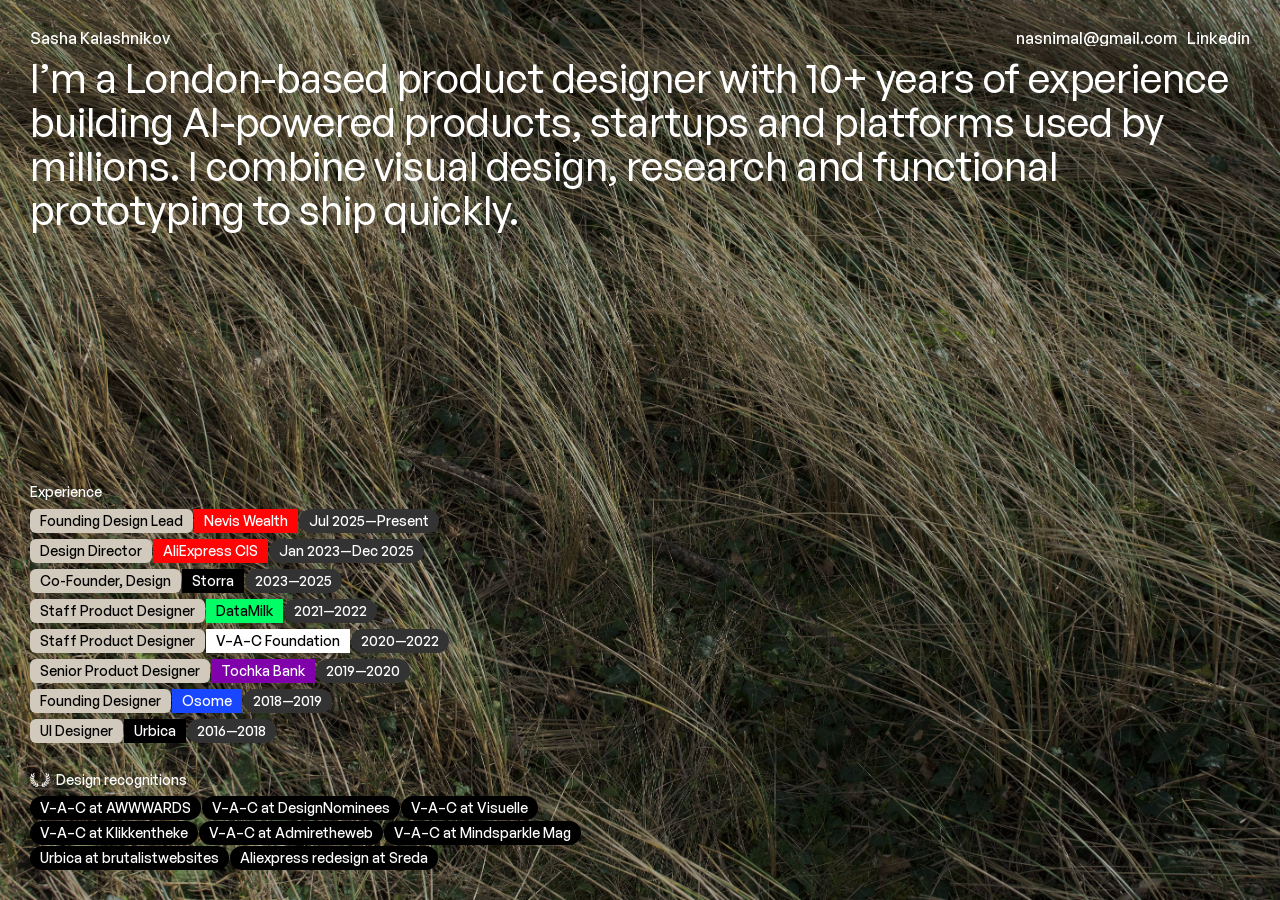
<file: index.html>
<!doctype html>
<html lang="en">
<head>
    <meta charset="utf-8">
    
    
    
    <!-- Start of headStart -->
    
    <!-- End of headStart -->
    <meta name="viewport" content="width=device-width">

    <title>Sasha Kalashnikov</title>
    <meta name="description" content="Sasha Kalashnikov is a London-based product designer and Founding Design Lead at Nevis Wealth.">

    <link href="assets/favicon.png" rel="icon" media="(prefers-color-scheme: light)">
    <link href="assets/favicon.png" rel="icon" media="(prefers-color-scheme: dark)">
    <link rel="apple-touch-icon" href="assets/favicon.png">
    <link href="assets/fonts/general-sans.css" rel="stylesheet">
    <!-- Open Graph / Facebook -->
    <meta property="og:type" content="website">
    <meta property="og:title" content="Sasha Kalashnikov">
    <meta property="og:description" content="Sasha Kalashnikov is a London-based product designer and Founding Design Lead at Nevis Wealth.">
    <meta property="og:image" content="https://www.sashakalashnikov.com/assets/og-image.png">
    <!-- Twitter -->
    <meta name="twitter:card" content="summary_large_image">
    <meta name="twitter:title" content="Sasha Kalashnikov">
    <meta name="twitter:description" content="Sasha Kalashnikov is a London-based product designer and Founding Design Lead at Nevis Wealth.">
    <meta name="twitter:image" content="https://www.sashakalashnikov.com/assets/og-image.png">
    
    <!-- Global site tag (gtag.js) - Google Analytics -->
    <script async src="https://www.googletagmanager.com/gtag/js?id=G-327163735"></script>
    <script>
      window.dataLayer = window.dataLayer || [];
      function gtag(){window.dataLayer.push(arguments);}
      gtag('js', new Date());
      gtag('config', 'G-327163735');
    </script>
    
    
    <meta name="robots" content="max-image-preview:large"><link rel="canonical" href="https://www.sashakalashnikov.com/"><meta property="og:url" content="https://www.sashakalashnikov.com/"><style data-breakpoint-css>@media(min-width: 1453px){.hidden-desktop{display:none!important}}@media(min-width: 810px) and (max-width: 1452px){.hidden-tablet{display:none!important}}@media(max-width: 809px){.hidden-mobile{display:none!important}}</style><style data-css-ssr-minified data-components="s-lib-cursors-host s-tSUaa s-vWCqX">html,body,#main{margin:0;padding:0;box-sizing:border-box}:root{-webkit-font-smoothing:antialiased;-moz-osx-font-smoothing:grayscale}*{box-sizing:border-box;-webkit-font-smoothing:inherit}h1,h2,h3,h4,h5,h6,p,figure{margin:0}body,input,textarea,select,button{font-size:12px;font-family:GeneralSans-Variable,"General Sans",sans-serif}body{--color-sand: rgb(208, 201, 188);--color-text-secondary: rgba(255, 255, 255, .7);--color-bg-subtle: rgb(240, 244, 247);--color-red: rgb(255, 0, 0);--color-green: rgb(0, 161, 13);--color-white: rgb(255, 255, 255);--color-black: rgb(0, 0, 0);--color-blue: rgb(0, 55, 138)}body{--sk-will-change-override: none}@supports (background: -webkit-named-image(i)) and (not (grid-template-rows: subgrid)){body{--sk-will-change-override: transform}}[data-component-type]{position:absolute}[data-component-type=Text]{cursor:inherit}[data-component-text-autosized] *{white-space:pre}[data-component-type=Text]>*{text-align:var(--sk-text-alignment, start)}[data-component-type=Text] span span,[data-component-type=Text] p span,[data-component-type=Text] h1 span,[data-component-type=Text] h2 span,[data-component-type=Text] h3 span,[data-component-type=Text] h4 span,[data-component-type=Text] h5 span,[data-component-type=Text] h6 span{display:block}[data-component-type=Text] span span span,[data-component-type=Text] p span span,[data-component-type=Text] h1 span span,[data-component-type=Text] h2 span span,[data-component-type=Text] h3 span span,[data-component-type=Text] h4 span span,[data-component-type=Text] h5 span span,[data-component-type=Text] h6 span span{display:unset}[data-component-type=Text] div div span,[data-component-type=Text] a div span,[data-component-type=Text] span span span,[data-component-type=Text] p span span,[data-component-type=Text] h1 span span,[data-component-type=Text] h2 span span,[data-component-type=Text] h3 span span,[data-component-type=Text] h4 span span,[data-component-type=Text] h5 span span,[data-component-type=Text] h6 span span,[data-component-type=Text] a{font-family:var(--font-family);font-style:var(--font-style);font-weight:min(calc(var(--sk-font-weight-increase, 0) + var(--font-weight, 400)),900);color:var(--text-color);letter-spacing:var(--letter-spacing);font-size:var(--font-size);text-transform:var(--text-transform);text-decoration:var(--text-decoration);line-height:var(--line-height)}[data-component-type=Text] div div span,[data-component-type=Text] a div span,[data-component-type=Text] span span span,[data-component-type=Text] p span span,[data-component-type=Text] h1 span span,[data-component-type=Text] h2 span span,[data-component-type=Text] h3 span span,[data-component-type=Text] h4 span span,[data-component-type=Text] h5 span span,[data-component-type=Text] h6 span span,[data-component-type=Text] a{--font-family: var(--sk-font-family);--font-style: var(--sk-font-style);--font-weight: var(--sk-font-weight);--text-color: var(--sk-text-color);--letter-spacing: var(--sk-letter-spacing);--font-size: var(--sk-font-size);--text-transform: var(--sk-text-transform);--text-decoration: var(--sk-text-decoration);--line-height: var(--sk-line-height)}[data-component-type=Text] a,[data-component-type=Text] a div span,[data-component-type=Text] a span span span,[data-component-type=Text] a p span span,[data-component-type=Text] a h1 span span,[data-component-type=Text] a h2 span span,[data-component-type=Text] a h3 span span,[data-component-type=Text] a h4 span span,[data-component-type=Text] a h5 span span,[data-component-type=Text] a h6 span span{--font-family: var(--sk-link-font-family, var(--sk-font-family));--font-style: var(--sk-link-font-style, var(--sk-font-style));--font-weight: var(--sk-link-font-weight, var(--sk-font-weight));--text-color: var(--sk-link-text-color, var(--sk-text-color));--font-size: var(--sk-link-font-size, var(--sk-font-size));--text-transform: var(--sk-link-text-transform, var(--sk-text-transform));--text-decoration: var(--sk-link-text-decoration, var(--sk-text-decoration))}[data-component-type=Text] a:hover,[data-component-type=Text] a div span:hover,[data-component-type=Text] a span span span:hover,[data-component-type=Text] a p span span:hover,[data-component-type=Text] a h1 span span:hover,[data-component-type=Text] a h2 span span:hover,[data-component-type=Text] a h3 span span:hover,[data-component-type=Text] a h4 span span:hover,[data-component-type=Text] a h5 span span:hover,[data-component-type=Text] a h6 span span:hover{--font-family: var(--sk-link-hover-font-family, var(--sk-link-font-family, var(--sk-font-family)));--font-style: var(--sk-link-hover-font-style, var(--sk-link-font-style, var(--sk-font-style)));--font-weight: var(--sk-link-hover-font-weight, var(--sk-link-font-weight, var(--sk-font-weight)));--text-color: var(--sk-link-hover-text-color, var(--sk-link-text-color, var(--sk-text-color)));--font-size: var(--sk-link-hover-font-size, var(--sk-link-font-size, var(--sk-font-size)));--text-transform: var(--sk-link-hover-text-transform, var(--sk-link-text-transform, var(--sk-text-transform)));--text-decoration: var(--sk-link-hover-text-decoration, var(--sk-link-text-decoration, var(--sk-text-decoration)))}[data-component-type=Text].isCurrent a,[data-component-type=Text].isCurrent a div span,[data-component-type=Text].isCurrent a span span span,[data-component-type=Text].isCurrent a p span span,[data-component-type=Text].isCurrent a h1 span span,[data-component-type=Text].isCurrent a h2 span span,[data-component-type=Text].isCurrent a h3 span span,[data-component-type=Text].isCurrent a h4 span span,[data-component-type=Text].isCurrent a h5 span span,[data-component-type=Text].isCurrent a h6 span span{--font-family: var(--sk-link-current-font-family, var(--sk-link-font-family, var(--sk-font-family)));--font-style: var(--sk-link-current-font-style, var(--sk-link-font-style, var(--sk-font-style)));--font-weight: var(--sk-link-current-font-weight, var(--sk-link-font-weight, var(--sk-font-weight)));--text-color: var(--sk-link-current-text-color, var(--sk-link-text-color, var(--sk-text-color)));--font-size: var(--sk-link-current-font-size, var(--sk-link-font-size, var(--sk-font-size)));--text-transform: var(--sk-link-current-text-transform, var(--sk-link-text-transform, var(--sk-text-transform)));--text-decoration: var(--sk-link-current-text-decoration, var(--sk-link-text-decoration, var(--sk-text-decoration)))}p.s-text,div.s-text,figure.s-text,h1.s-text,h2.s-text,h3.s-text,h4.s-text,h5.s-text,h6.s-text,ol.s-text,ul.s-text{margin:0;padding:0}p.s-text,div.s-text,h1.s-text,h2.s-text,h3.s-text,h4.s-text,h5.s-text,h6.s-text,li.s-text,ol.s-text,ul.s-text,span.s-text:not([data-text-fill]){font-family:var(--sk-blockquote-font-family, var(--sk-font-family, GeneralSans-Variable, "General Sans", sans-serif));font-style:var(--sk-blockquote-font-style, var(--sk-font-style, normal));font-weight:var(--sk-blockquote-font-weight, var(--sk-font-weight, 400));color:var(--sk-blockquote-text-color, var(--sk-text-color, #000));font-size:calc(var(--sk-blockquote-font-size, var(--sk-font-size, 16px)) * var(--sk-font-size-scale, 1));letter-spacing:var(--sk-blockquote-letter-spacing, var(--sk-letter-spacing, 0));text-transform:var(--sk-blockquote-text-transform, var(--sk-text-transform, none));text-decoration:var(--sk-blockquote-text-decoration, var(--sk-text-decoration, none));line-height:var(--sk-blockquote-line-height, var(--sk-line-height, 1.2em));text-align:var(--sk-blockquote-text-alignment, var(--sk-text-alignment, start));-webkit-text-stroke-width:var(--sk-text-stroke-width, initial);-webkit-text-stroke-color:var(--sk-text-stroke-color, initial);-moz-font-feature-settings:var(--sk-font-open-type-features, initial);-webkit-font-feature-settings:var(--sk-font-open-type-features, initial);font-feature-settings:var(--sk-font-open-type-features, initial);font-variation-settings:var(--sk-font-variation-axes, normal);text-wrap:var(--sk-text-wrap-override, var(--sk-text-wrap))}@supports not (color: color(display-p3 1 1 1)){p.s-text,div.s-text,h1.s-text,h2.s-text,h3.s-text,h4.s-text,h5.s-text,h6.s-text,li.s-text,ol.s-text,ul.s-text,span.s-text:not([data-text-fill]){color:var(--sk-blockquote-text-color-rgb, var(--sk-blockquote-text-color, var(--sk-text-color-rgb, var(--sk-text-color, #000))));-webkit-text-stroke-color:var(--sk-text-stroke-color-rgb, var(--sk-text-stroke-color, initial))}}.s-fit-text .s-text{white-space:nowrap;white-space-collapse:preserve}strong.s-text{font-family:var(--sk-blockquote-font-family-bold, var(--sk-font-family-bold));font-style:var(--sk-blockquote-font-style-bold, var(--sk-font-style-bold));font-weight:var(--sk-blockquote-font-weight-bold, var(--sk-font-weight-bold, bolder));font-variation-settings:var(--sk-blockquote-font-variation-axes-bold, var(--sk-font-variation-axes-bold))}em.s-text{font-family:var(--sk-blockquote-font-family-italic, var(--sk-font-family-italic));font-style:var(--sk-blockquote-font-style-italic, var(--sk-font-style-italic, italic));font-weight:var(--sk-blockquote-font-weight-italic, var(--sk-font-weight-italic));font-variation-settings:var(--sk-blockquote-font-variation-axes-italic, var(--sk-font-variation-axes-italic))}em.s-text>strong.s-text{font-family:var(--sk-blockquote-font-family-bold-italic, var(--sk-font-family-bold-italic));font-style:var(--sk-blockquote-font-style-bold-italic, var(--sk-font-style-bold-italic, italic));font-weight:var(--sk-blockquote-font-weight-bold-italic, var(--sk-font-weight-bold-italic, bolder));font-variation-settings:var(--sk-blockquote-font-variation-axes-bold-italic, var(--sk-font-variation-axes-bold-italic))}p.s-text:not(:first-child),div.s-text:not(:first-child),h1.s-text:not(:first-child),h2.s-text:not(:first-child),h3.s-text:not(:first-child),h4.s-text:not(:first-child),h5.s-text:not(:first-child),h6.s-text:not(:first-child),ol.s-text:not(:first-child),ul.s-text:not(:first-child),blockquote.s-text:not(:first-child),table.s-text:not(:first-child),figure.s-text:not(:first-child),.s-image.s-text:not(:first-child){margin-top:var(--sk-blockquote-paragraph-spacing, var(--sk-paragraph-spacing, 0))}li.s-text>ul.s-text:nth-child(2),li.s-text>ol.s-text:nth-child(2){margin-top:0}.s-text[data-text-fill]{display:inline-block;background-clip:text;-webkit-background-clip:text;-webkit-text-fill-color:transparent;padding:max(0em,calc(calc(1.3em - var(--sk-blockquote-line-height, var(--sk-line-height, 1.3em))) / 2));margin:min(0em,calc(calc(1.3em - var(--sk-blockquote-line-height, var(--sk-line-height, 1.3em))) / -2))}code.s-text,code.s-text span.s-text:not([data-text-fill]){font-family:var(--sk-code-font-family, var(--sk-font-family, GeneralSans-Variable, "General Sans", sans-serif));font-style:var(--sk-blockquote-font-style, var(--sk-code-font-style, var(--sk-font-style, normal)));font-weight:var(--sk-blockquote-font-weight, var(--sk-code-font-weight, var(--sk-font-weight, 400)));color:var(--sk-blockquote-text-color, var(--sk-code-text-color, var(--sk-text-color, #000)));font-size:calc(var(--sk-blockquote-font-size, var(--sk-font-size, 16px)) * var(--sk-font-size-scale, 1));letter-spacing:var(--sk-blockquote-letter-spacing, var(--sk-letter-spacing, 0));line-height:var(--sk-blockquote-line-height, var(--sk-line-height, 1.2em))}@supports not (color: color(display-p3 1 1 1)){code.s-text,code.s-text span.s-text:not([data-text-fill]){color:var(--sk-blockquote-text-color-rgb, var(--sk-blockquote-text-color, var(--sk-code-text-color-rgb, var(--sk-code-text-color, var(--sk-text-color-rgb, var(--sk-text-color, #000))))))}}blockquote.s-text{margin-block-start:initial;margin-block-end:initial;margin-inline-start:initial;margin-inline-end:initial;unicode-bidi:initial}a.s-text,a.s-text span.s-text:not([data-text-fill]),span.s-text[data-nested-link],span.s-text[data-nested-link] span.s-text:not([data-text-fill]){font-family:var(--sk-blockquote-font-family, var(--sk-link-font-family, var(--sk-font-family, GeneralSans-Variable, "General Sans", sans-serif)));font-style:var(--sk-blockquote-font-style, var(--sk-link-font-style, var(--sk-font-style, normal)));font-weight:var(--sk-blockquote-font-weight, var(--sk-link-font-weight, var(--sk-font-weight, 400)));color:var(--sk-blockquote-text-color, var(--sk-link-text-color, var(--sk-text-color, #000)));font-size:calc(var(--sk-blockquote-font-size, var(--sk-font-size, 16px)) * var(--sk-font-size-scale, 1));text-transform:var(--sk-blockquote-text-transform, var(--sk-link-text-transform, var(--sk-text-transform, none)));text-decoration:var(--sk-blockquote-text-decoration, var(--sk-link-text-decoration, var(--sk-text-decoration, none)));cursor:var(--sk-custom-cursors, pointer)}@supports not (color: color(display-p3 1 1 1)){a.s-text,a.s-text span.s-text:not([data-text-fill]),span.s-text[data-nested-link],span.s-text[data-nested-link] span.s-text:not([data-text-fill]){color:var(--sk-blockquote-text-color-rgb, var(--sk-blockquote-text-color, var(--sk-link-text-color-rgb, var(--sk-link-text-color, var(--sk-text-color-rgb, var(--sk-text-color, #000))))))}}code.s-text a.s-text,code.s-text a.s-text span.s-text:not([data-text-fill]),code.s-text span.s-text[data-nested-link],code.s-text span.s-text[data-nested-link] span.s-text:not([data-text-fill]){font-family:var(--sk-code-font-family, var(--sk-font-family, GeneralSans-Variable, "General Sans", sans-serif));font-style:var(--sk-blockquote-font-style, var(--sk-code-font-style, var(--sk-font-style, normal)));font-weight:var(--sk-blockquote-font-weight, var(--sk-code-font-weight, var(--sk-font-weight, 400)));color:var(--sk-blockquote-text-color, var(--sk-link-text-color, var(--sk-code-text-color, var(--sk-text-color, #000))));font-size:calc(var(--sk-blockquote-font-size, var(--sk-font-size, 16px)) * var(--sk-font-size-scale, 1))}@supports not (color: color(display-p3 1 1 1)){code.s-text a.s-text,code.s-text a.s-text span.s-text:not([data-text-fill]),code.s-text span.s-text[data-nested-link],code.s-text span.s-text[data-nested-link] span.s-text:not([data-text-fill]){color:var(--sk-blockquote-text-color-rgb, var(--sk-blockquote-text-color, var(--sk-link-text-color-rgb, var(--sk-link-text-color, var(--sk-code-text-color-rgb, var(--sk-code-text-color, var(--sk-text-color-rgb, var(--sk-text-color, #000))))))))}}a.s-text:hover,a.s-text:hover span.s-text:not([data-text-fill]),span.s-text[data-nested-link]:hover,span.s-text[data-nested-link]:hover span.s-text:not([data-text-fill]){font-family:var(--sk-link-hover-font-family, var(--sk-blockquote-font-family, var(--sk-link-font-family, var(--sk-font-family, GeneralSans-Variable, "General Sans", sans-serif))));font-style:var(--sk-link-hover-font-style, var(--sk-blockquote-font-style, var(--sk-link-font-style, var(--sk-font-style, normal))));font-weight:var(--sk-link-hover-font-weight, var(--sk-blockquote-font-weight, var(--sk-link-font-weight, var(--sk-font-weight, 400))));color:var(--sk-link-hover-text-color, var(--sk-blockquote-text-color, var(--sk-link-text-color, var(--sk-text-color, #000))));font-size:calc(var(--sk-link-hover-font-size, var(--sk-blockquote-font-size, var(--sk-font-size, 16px))) * var(--sk-font-size-scale, 1));text-transform:var(--sk-link-hover-text-transform, var(--sk-blockquote-text-transform, var(--sk-link-text-transform, var(--sk-text-transform, none))));text-decoration:var(--sk-link-hover-text-decoration, var(--sk-blockquote-text-decoration, var(--sk-link-text-decoration, var(--sk-text-decoration, none))))}@supports not (color: color(display-p3 1 1 1)){a.s-text:hover,a.s-text:hover span.s-text:not([data-text-fill]),span.s-text[data-nested-link]:hover,span.s-text[data-nested-link]:hover span.s-text:not([data-text-fill]){color:var(--sk-link-hover-text-color-rgb, var(--sk-link-hover-text-color, var(--sk-blockquote-text-color-rgb, var(--sk-blockquote-text-color, var(--sk-link-text-color-rgb, var(--sk-link-text-color, var(--sk-text-color-rgb, var(--sk-text-color, #000))))))))}}code.s-text a.s-text:hover,code.s-text a.s-text:hover span.s-text:not([data-text-fill]),code.s-text span.s-text[data-nested-link]:hover,code.s-text span.s-text[data-nested-link]:hover span.s-text:not([data-text-fill]){font-family:var(var(--sk-code-font-family, var(--sk-font-family, GeneralSans-Variable, "General Sans", sans-serif)));font-style:var(--sk-blockquote-font-style, var(--sk-code-font-style, var(--sk-font-style, normal)));font-weight:var(--sk-blockquote-font-weight, var(--sk-code-font-weight, var(--sk-font-weight, 400)));color:var(--sk-link-hover-text-color, var(--sk-blockquote-text-color, var(--sk-link-text-color, var(--sk-code-text-color, var(--sk-text-color, #000)))));font-size:calc(var(--sk-link-hover-font-size, var(--sk-blockquote-font-size, var(--sk-link-font-size, var(--sk-font-size, 16px)))) * var(--sk-font-size-scale, 1))}@supports not (color: color(display-p3 1 1 1)){code.s-text a.s-text:hover,code.s-text a.s-text:hover span.s-text:not([data-text-fill]),code.s-text span.s-text[data-nested-link]:hover,code.s-text span.s-text[data-nested-link]:hover span.s-text:not([data-text-fill]){color:var(--sk-link-hover-text-color-rgb, var(--sk-link-hover-text-color, var(--sk-blockquote-text-color-rgb, var(--sk-blockquote-text-color, var(--sk-link-text-color-rgb, var(--sk-link-text-color, var(--sk-text-color-rgb, var(--sk-text-color, #000))))))))}}a.s-text[data-page-link-current],a.s-text[data-page-link-current] span.s-text:not([data-text-fill]),span.s-text[data-page-link-current],span.s-text[data-page-link-current] span.s-text:not([data-text-fill]){font-family:var(--sk-link-current-font-family, var(--sk-link-font-family, var(--sk-font-family, GeneralSans-Variable, "General Sans", sans-serif)));font-style:var(--sk-link-current-font-style, var(--sk-link-font-style, var(--sk-font-style, normal)));font-weight:var(--sk-link-current-font-weight, var(--sk-link-font-weight, var(--sk-font-weight, 400)));color:var(--sk-link-current-text-color, var(--sk-link-text-color, var(--sk-text-color, #000)));font-size:calc(var(--sk-link-current-font-size, var(--sk-link-font-size, var(--sk-font-size, 16px))) * var(--sk-font-size-scale, 1));text-transform:var(--sk-link-current-text-transform, var(--sk-link-text-transform, var(--sk-text-transform, none)));text-decoration:var(--sk-link-current-text-decoration, var(--sk-link-text-decoration, var(--sk-text-decoration, none)))}@supports not (color: color(display-p3 1 1 1)){a.s-text[data-page-link-current],a.s-text[data-page-link-current] span.s-text:not([data-text-fill]),span.s-text[data-page-link-current],span.s-text[data-page-link-current] span.s-text:not([data-text-fill]){color:var(--sk-link-current-text-color-rgb, var(--sk-link-current-text-color, var(--sk-link-text-color-rgb, var(--sk-link-text-color, var(--sk-text-color-rgb, var(--sk-text-color, #000))))))}}code.s-text a.s-text[data-page-link-current],code.s-text a.s-text[data-page-link-current] span.s-text:not([data-text-fill]),code.s-text span.s-text[data-page-link-current],code.s-text span.s-text[data-page-link-current] span.s-text:not([data-text-fill]){font-family:var(--sk-code-font-family, var(--sk-font-family, GeneralSans-Variable, "General Sans", sans-serif));font-style:var(--sk-code-font-style, var(--sk-font-style, normal));font-weight:var(--sk-code-font-weight, var(--sk-font-weight, 400));color:var(--sk-link-current-text-color, var(--sk-link-text-color, var(--sk-code-text-color, var(--sk-text-color, #000))));font-size:calc(var(--sk-link-current-font-size, var(--sk-link-font-size, var(--sk-font-size, 16px))) * var(--sk-font-size-scale, 1))}@supports not (color: color(display-p3 1 1 1)){code.s-text a.s-text[data-page-link-current],code.s-text a.s-text[data-page-link-current] span.s-text:not([data-text-fill]),code.s-text span.s-text[data-page-link-current],code.s-text span.s-text[data-page-link-current] span.s-text:not([data-text-fill]){color:var(--sk-link-current-text-color-rgb, var(--sk-link-current-text-color, var(--sk-link-text-color-rgb, var(--sk-link-text-color, var(--sk-code-text-color-rgb, var(--sk-code-text-color, var(--sk-text-color-rgb, var(--sk-text-color, #000))))))))}}a.s-text[data-page-link-current]:hover,a.s-text[data-page-link-current]:hover span.s-text:not([data-text-fill]),span.s-text[data-page-link-current]:hover,span.s-text[data-page-link-current]:hover span.s-text:not([data-text-fill]){font-family:var(--sk-link-hover-font-family, var(--sk-link-current-font-family, var(--sk-link-font-family, var(--sk-font-family, GeneralSans-Variable, "General Sans", sans-serif))));font-style:var(--sk-link-hover-font-style, var(--sk-link-current-font-style, var(--sk-link-font-style, var(--sk-font-style, normal))));font-weight:var(--sk-link-hover-font-weight, var(--sk-link-current-font-weight, var(--sk-link-font-weight, var(--sk-font-weight, 400))));color:var(--sk-link-hover-text-color, var(--sk-link-current-text-color, var(--sk-link-text-color, var(--sk-text-color, #000))));font-size:calc(var(--sk-link-hover-font-size, var(--sk-link-current-font-size, var(--sk-link-font-size, var(--sk-font-size, 16px)))) * var(--sk-font-size-scale, 1));text-transform:var(--sk-link-hover-text-transform, var(--sk-link-current-text-transform, var(--sk-link-text-transform, var(--sk-text-transform, none))));text-decoration:var(--sk-link-hover-text-decoration, var(--sk-link-current-text-decoration, var(--sk-link-text-decoration, var(--sk-text-decoration, none))))}@supports not (color: color(display-p3 1 1 1)){a.s-text[data-page-link-current]:hover,a.s-text[data-page-link-current]:hover span.s-text:not([data-text-fill]),span.s-text[data-page-link-current]:hover,span.s-text[data-page-link-current]:hover span.s-text:not([data-text-fill]){color:var(--sk-link-hover-text-color-rgb, var(--sk-link-hover-text-color, var(--sk-link-current-text-color-rgb, var(--sk-link-current-text-color, var(--sk-link-text-color-rgb, var(--sk-link-text-color, var(--sk-code-text-color-rgb, var(--sk-code-text-color, var(--sk-text-color-rgb, var(--sk-text-color, #000))))))))))}}code.s-text a.s-text[data-page-link-current]:hover,code.s-text a.s-text[data-page-link-current]:hover span.s-text:not([data-text-fill]),code.s-text span.s-text[data-page-link-current]:hover,code.s-text span.s-text[data-page-link-current]:hover span.s-text:not([data-text-fill]){font-family:var(--sk-code-font-family, var(--sk-font-family, GeneralSans-Variable, "General Sans", sans-serif));font-style:var(--sk-code-font-style, var(--sk-font-style, normal));font-weight:var(--sk-code-font-weight, var(--sk-font-weight, 400));color:var(--sk-link-hover-text-color, var(--sk-link-current-text-color, var(--sk-link-text-color, var(--sk-code-text-color, var(--sk-text-color, #000)))));font-size:calc(var(--sk-link-hover-font-size, var(--sk-link-current-font-size, var(--sk-link-font-size, var(--sk-font-size, 16px)))) * var(--sk-font-size-scale, 1))}@supports not (color: color(display-p3 1 1 1)){code.s-text a.s-text[data-page-link-current]:hover,code.s-text a.s-text[data-page-link-current]:hover span.s-text:not([data-text-fill]),code.s-text span.s-text[data-page-link-current]:hover,code.s-text span.s-text[data-page-link-current]:hover span.s-text:not([data-text-fill]){color:var(--sk-link-hover-text-color-rgb, var(--sk-link-hover-text-color, var(--sk-link-current-text-color-rgb, var(--sk-link-current-text-color, var(--sk-link-text-color-rgb, var(--sk-link-text-color, var(--sk-code-text-color-rgb, var(--sk-code-text-color, var(--sk-text-color-rgb, var(--sk-text-color, #000))))))))))}}.s-image.s-text{display:block;max-width:100%;height:auto}.text-styles-preset-reset.s-text{--sk-font-family: GeneralSans-Variable, "General Sans", sans-serif;--sk-font-style: normal;--sk-font-weight: 500;--sk-text-color: #000;--sk-font-size: 16px;--sk-letter-spacing: 0;--sk-text-transform: none;--sk-text-decoration: none;--sk-line-height: 1.2em;--sk-text-alignment: start;--sk-font-open-type-features: normal}ol.s-text{--list-style-type: decimal}ul.s-text,ol.s-text{padding-left:3ch;position:relative}li.s-text{counter-increment:list-item;list-style:none}ol.s-text>li.s-text:before{position:absolute;left:0;content:counter(list-item,var(--list-style-type)) ".";font-variant-numeric:tabular-nums}ol.s-text>li.s-text:nth-last-child(n+100),ol.s-text>li.s-text:nth-last-child(n+100)~li{padding-left:1ch}ol.s-text>li.s-text:nth-last-child(n+1000),ol.s-text>li.s-text:nth-last-child(n+1000)~li{padding-left:2ch}ol.s-text>li.s-text:nth-last-child(n+10000),ol.s-text>li.s-text:nth-last-child(n+10000)~li{padding-left:3ch}ol.s-text>li.s-text:nth-last-child(n+100000),ol.s-text>li.s-text:nth-last-child(n+100000)~li{padding-left:4ch}ol.s-text>li.s-text:nth-last-child(n+1000000),ol.s-text>li.s-text:nth-last-child(n+1000000)~li{padding-left:5ch}ul.s-text>li.s-text:before{position:absolute;left:0;content:"\2022"}.s-table-wrapper{overflow-x:auto}table.s-text,.s-table-wrapper table.s-text{border-collapse:separate;border-spacing:0;table-layout:auto;word-break:normal;width:100%}td.s-text,th.s-text{min-width:16ch;vertical-align:top}.s-text-module[style*=aspect-ratio]>:first-child{width:100%}@supports not (aspect-ratio: 1){.s-text-module[style*=aspect-ratio]{position:relative}}@supports not (aspect-ratio: 1){.s-text-module[style*=aspect-ratio]:before{content:"";display:block;padding-bottom:calc(100% / calc(var(--aspect-ratio)))}}@supports not (aspect-ratio: 1){.s-text-module[style*=aspect-ratio]>:first-child{position:absolute;top:0;left:0;height:100%}}[data-component-type=DeprecatedRichText]{cursor:inherit}[data-component-type=DeprecatedRichText] .text-styles-preset-reset{--sk-font-family: GeneralSans-Variable, "General Sans", sans-serif;--sk-font-style: normal;--sk-font-weight: 500;--sk-text-color: #000;--sk-font-size: 16px;--sk-letter-spacing: 0;--sk-text-transform: none;--sk-text-decoration: none;--sk-line-height: 1.2em;--sk-text-alignment: start;--sk-font-open-type-features: normal;--font-variation-settings: normal}[data-component-type=DeprecatedRichText] p,[data-component-type=DeprecatedRichText] div,[data-component-type=DeprecatedRichText] h1,[data-component-type=DeprecatedRichText] h2,[data-component-type=DeprecatedRichText] h3,[data-component-type=DeprecatedRichText] h4,[data-component-type=DeprecatedRichText] h5,[data-component-type=DeprecatedRichText] h6{margin:0;padding:0}[data-component-type=DeprecatedRichText] p,[data-component-type=DeprecatedRichText] div,[data-component-type=DeprecatedRichText] h1,[data-component-type=DeprecatedRichText] h2,[data-component-type=DeprecatedRichText] h3,[data-component-type=DeprecatedRichText] h4,[data-component-type=DeprecatedRichText] h5,[data-component-type=DeprecatedRichText] h6,[data-component-type=DeprecatedRichText] li,[data-component-type=DeprecatedRichText] ol,[data-component-type=DeprecatedRichText] ul,[data-component-type=DeprecatedRichText] span:not([data-text-fill]){font-family:var(--sk-font-family, GeneralSans-Variable, "General Sans", sans-serif);font-style:var(--sk-font-style, normal);font-weight:var(--sk-font-weight, 400);color:var(--sk-text-color, #000);font-size:var(--sk-font-size, 16px);letter-spacing:var(--sk-letter-spacing, 0);text-transform:var(--sk-text-transform, none);text-decoration:var(--sk-text-decoration, none);line-height:var(--sk-line-height, 1.2em);text-align:var(--sk-text-alignment, start)}[data-component-type=DeprecatedRichText] p:not(:first-child),[data-component-type=DeprecatedRichText] div:not(:first-child),[data-component-type=DeprecatedRichText] h1:not(:first-child),[data-component-type=DeprecatedRichText] h2:not(:first-child),[data-component-type=DeprecatedRichText] h3:not(:first-child),[data-component-type=DeprecatedRichText] h4:not(:first-child),[data-component-type=DeprecatedRichText] h5:not(:first-child),[data-component-type=DeprecatedRichText] h6:not(:first-child),[data-component-type=DeprecatedRichText] ol:not(:first-child),[data-component-type=DeprecatedRichText] ul:not(:first-child),[data-component-type=DeprecatedRichText] .s-image:not(:first-child){margin-top:var(--sk-paragraph-spacing, 0)}[data-component-type=DeprecatedRichText] span[data-text-fill]{display:inline-block;background-clip:text;-webkit-background-clip:text;-webkit-text-fill-color:transparent}[data-component-type=DeprecatedRichText] a,[data-component-type=DeprecatedRichText] a span:not([data-text-fill]){font-family:var(--sk-link-font-family, var(--sk-font-family, GeneralSans-Variable, "General Sans", sans-serif));font-style:var(--sk-link-font-style, var(--sk-font-style, normal));font-weight:var(--sk-link-font-weight, var(--sk-font-weight, 400));color:var(--sk-link-text-color, var(--sk-text-color, #000));font-size:var(--sk-link-font-size, var(--sk-font-size, 16px));text-transform:var(--sk-link-text-transform, var(--sk-text-transform, none));text-decoration:var(--sk-link-text-decoration, var(--sk-text-decoration, none))}[data-component-type=DeprecatedRichText] a:hover,[data-component-type=DeprecatedRichText] a:hover span:not([data-text-fill]){font-family:var(--sk-link-hover-font-family, var(--sk-link-font-family, var(--sk-font-family, GeneralSans-Variable, "General Sans", sans-serif)));font-style:var(--sk-link-hover-font-style, var(--sk-link-font-style, var(--sk-font-style, normal)));font-weight:var(--sk-link-hover-font-weight, var(--sk-link-font-weight, var(--sk-font-weight, 400)));color:var(--sk-link-hover-text-color, var(--sk-link-text-color, var(--sk-text-color, #000)));font-size:var(--sk-link-hover-font-size, var(--sk-link-font-size, var(--sk-font-size, 16px)));text-transform:var(--sk-link-hover-text-transform, var(--sk-link-text-transform, var(--sk-text-transform, none)));text-decoration:var(--sk-link-hover-text-decoration, var(--sk-link-text-decoration, var(--sk-text-decoration, none)))}[data-component-type=DeprecatedRichText] a[data-page-link-current],[data-component-type=DeprecatedRichText] a[data-page-link-current] span:not([data-text-fill]):not([data-nested-link]){font-family:var(--sk-link-current-font-family, var(--sk-link-font-family, var(--sk-font-family, GeneralSans-Variable, "General Sans", sans-serif)));font-style:var(--sk-link-current-font-style, var(--sk-link-font-style, var(--sk-font-style, normal)));font-weight:var(--sk-link-current-font-weight, var(--sk-link-font-weight, var(--sk-font-weight, 400)));color:var(--sk-link-current-text-color, var(--sk-link-text-color, var(--sk-text-color, #000)));font-size:var(--sk-link-current-font-size, var(--sk-link-font-size, var(--sk-font-size, 16px)));text-transform:var(--sk-link-current-text-transform, var(--sk-link-text-transform, var(--sk-text-transform, none)));text-decoration:var(--sk-link-current-text-decoration, var(--sk-link-text-decoration, var(--sk-text-decoration, none)))}[data-component-type=DeprecatedRichText] a[data-page-link-current]:hover,[data-component-type=DeprecatedRichText] a[data-page-link-current]:hover span:not([data-text-fill]):not([data-nested-link]){font-family:var(--sk-link-hover-font-family, var(--sk-link-current-font-family, var(--sk-link-font-family, var(--sk-font-family, GeneralSans-Variable, "General Sans", sans-serif))));font-style:var(--sk-link-hover-font-style, var(--sk-link-current-font-style, var(--sk-link-font-style, var(--sk-font-style, normal))));font-weight:var(--sk-link-hover-font-weight, var(--sk-link-current-font-weight, var(--sk-link-font-weight, var(--sk-font-weight, 400))));color:var(--sk-link-hover-text-color, var(--sk-link-current-text-color, var(--sk-link-text-color, var(--sk-text-color, #000))));font-size:var(--sk-link-hover-font-size, var(--sk-link-current-font-size, var(--sk-link-font-size, var(--sk-font-size, 16px))));text-transform:var(--sk-link-hover-text-transform, var(--sk-link-current-text-transform, var(--sk-link-text-transform, var(--sk-text-transform, none))));text-decoration:var(--sk-link-hover-text-decoration, var(--sk-link-current-text-decoration, var(--sk-link-text-decoration, var(--sk-text-decoration, none))))}[data-component-type=DeprecatedRichText] strong{font-weight:bolder}[data-component-type=DeprecatedRichText] em{font-style:italic}[data-component-type=DeprecatedRichText] .s-image{display:block;max-width:100%;height:auto}[data-component-type=DeprecatedRichText] ul,[data-component-type=DeprecatedRichText] ol{display:table;width:100%;padding-left:0;margin:0}[data-component-type=DeprecatedRichText] li{display:table-row;counter-increment:list-item;list-style:none}[data-component-type=DeprecatedRichText] ol>li:before{display:table-cell;width:2.25ch;box-sizing:border-box;padding-right:.75ch;content:counter(list-item) ".";white-space:nowrap}[data-component-type=DeprecatedRichText] ul>li:before{display:table-cell;width:2.25ch;box-sizing:border-box;padding-right:.75ch;content:"\2022"}:not([data-generated])>[data-stack-content-wrapper]>*,:not([data-generated])>[data-stack-content-wrapper]>[data-component-type],:not([data-generated])>[data-stack-content-wrapper]>[data-legacy-stack-gap-enabled]>*,:not([data-generated])>[data-stack-content-wrapper]>[data-legacy-stack-gap-enabled]>[data-component-type]{position:relative}.flexbox-gap-not-supported [data-legacy-stack-gap-enabled=true]>*,[data-legacy-stack-gap-enabled=true][data-stack-flexbox-gap=false]{margin-top:calc(var(--stack-gap-y) / 2);margin-bottom:calc(var(--stack-gap-y) / 2);margin-right:calc(var(--stack-gap-x) / 2);margin-left:calc(var(--stack-gap-x) / 2)}[data-stack-content-wrapper][data-stack-gap-enabled=true]{row-gap:var(--stack-native-row-gap);column-gap:var(--stack-native-column-gap)}.flexbox-gap-not-supported [data-stack-content-wrapper][data-stack-gap-enabled=true]{row-gap:unset;column-gap:unset}.flexbox-gap-not-supported [data-stack-direction-reverse=false] [data-legacy-stack-gap-enabled=true]>*:first-child,[data-stack-direction-reverse=false] [data-legacy-stack-gap-enabled=true][data-stack-flexbox-gap=false]>*:first-child,.flexbox-gap-not-supported [data-stack-direction-reverse=true] [data-legacy-stack-gap-enabled=true]>*:last-child,[data-stack-direction-reverse=true] [data-legacy-stack-gap-enabled=true][data-stack-flexbox-gap=false]>*:last-child{margin-top:0;margin-left:0}.flexbox-gap-not-supported [data-stack-direction-reverse=false] [data-legacy-stack-gap-enabled=true]>*:last-child,[data-stack-direction-reverse=false] [data-legacy-stack-gap-enabled=true][data-stack-flexbox-gap=false]>*:last-child,.flexbox-gap-not-supported [data-stack-direction-reverse=true] [data-legacy-stack-gap-enabled=true]>*:first-child,[data-stack-direction-reverse=true] [data-legacy-stack-gap-enabled=true][data-stack-flexbox-gap=false]>*:first-child{margin-right:0;margin-bottom:0}NavigationContainer [data-component-type=NavigationContainer]>*,[data-component-type=NavigationContainer]>[data-component-type]{position:relative}[data-component-type=Scroll]::-webkit-scrollbar{display:none}[data-component-type=ScrollContentWrapper]>*{position:relative}[data-component-type=NativeScroll]{-webkit-overflow-scrolling:touch}[data-component-type=NativeScroll]>*{position:relative}[data-component-type=NativeScroll].direction-both{overflow-x:scroll;overflow-y:scroll}[data-component-type=NativeScroll].direction-vertical{overflow-x:hidden;overflow-y:scroll}[data-component-type=NativeScroll].direction-horizontal{overflow-x:scroll;overflow-y:hidden}[data-component-type=NativeScroll].direction-vertical>*{width:100%!important}[data-component-type=NativeScroll].direction-horizontal>*{height:100%!important}[data-component-type=NativeScroll].scrollbar-hidden::-webkit-scrollbar{display:none}[data-component-type=PageContentWrapper]>*,[data-component-type=PageContentWrapper]>[data-component-type]{position:relative}[data-component-type=DeviceComponent].no-device>*{width:100%!important;height:100%!important}[data-is-present=false],[data-is-present=false] *{pointer-events:none!important}[data-cursor=pointer]{cursor:pointer}[data-cursor=grab]{cursor:grab}[data-cursor=grab]:active{cursor:grabbing}[data-component-type=Frame] *,[data-component-type=Stack] *{pointer-events:auto}[data-generated] *{pointer-events:unset}.svgContainer svg{display:block}[data-reset=button]{border-width:0;padding:0;background:none}[data-hide-scrollbars=true]::-webkit-scrollbar{width:0px;height:0px}[data-hide-scrollbars=true]::-webkit-scrollbar-thumb{background:transparent}[data-hide-scrollbars=true]{scrollbar-width:none}.s-cursor-none,.s-cursor-none *{cursor:none!important}.s-pointer-events-none,.s-pointer-events-none *{pointer-events:none!important}.s-tSUaa.s-lux5qc,.s-tSUaa .s-lux5qc{display:block}.s-tSUaa.s-72rtr7{align-content:center;align-items:center;display:flex;flex-direction:column;flex-wrap:nowrap;gap:10px;height:min-content;justify-content:flex-start;overflow:hidden;padding:0;position:relative;width:1453px}.s-tSUaa .s-xir8yv{align-content:flex-start;align-items:flex-start;display:flex;flex:none;flex-direction:column;flex-wrap:nowrap;height:100vh;justify-content:space-between;overflow:hidden;padding:40px;position:relative;width:100%;z-index:1}.s-tSUaa .s-1wip41o{align-content:flex-start;align-items:flex-start;display:flex;flex:none;flex-direction:column;flex-wrap:nowrap;gap:10px;height:min-content;justify-content:center;overflow:visible;padding:0;position:relative;width:100%}.s-tSUaa .s-17x72c9{align-content:center;align-items:center;display:flex;flex:none;flex-direction:row;flex-wrap:nowrap;gap:10px;height:min-content;justify-content:center;overflow:hidden;padding:0;position:relative;width:100%}.s-tSUaa .s-cpuz3u,.s-tSUaa .s-bmy2lj,.s-tSUaa .s-1uny4pd,.s-tSUaa .s-1imwo2o,.s-tSUaa .s-13ab5uk,.s-tSUaa .s-1ps8g14,.s-tSUaa .s-13x6v3e,.s-tSUaa .s-qu5pm3,.s-tSUaa .s-9b6z3v,.s-tSUaa .s-pk8b2g,.s-tSUaa .s-1c6ecuu,.s-tSUaa .s-1m6hr77,.s-tSUaa .s-1azgdnw,.s-tSUaa .s-1vec6iw,.s-tSUaa .s-mldx66,.s-tSUaa .s-1jvwuj6,.s-tSUaa .s-1l9y45b,.s-tSUaa .s-i9co9l,.s-tSUaa .s-17gzdq2,.s-tSUaa .s-1stwxor,.s-tSUaa .s-10hbsnq,.s-tSUaa .s-1mykro2,.s-tSUaa .s-13xfh8o{--sk-link-text-color: #0099ff;--sk-link-text-decoration: underline;flex:none;height:auto;position:relative;white-space:pre;width:auto}.s-tSUaa .s-1s700mx{align-content:center;align-items:center;display:flex;flex:1 0 0px;flex-direction:row;flex-wrap:nowrap;gap:10px;height:min-content;justify-content:flex-end;overflow:hidden;padding:0;position:relative;width:1px}.s-tSUaa .s-1qlnvj3,.s-tSUaa .s-2sy851{flex:none;height:auto;position:relative;white-space:pre;width:auto}.s-tSUaa .s-knz6ai{--sk-link-text-color: #0099ff;--sk-link-text-decoration: underline;flex:none;height:auto;max-width:1200px;position:relative;white-space:pre-wrap;width:100%;word-break:break-word;word-wrap:break-word}.s-tSUaa .s-1opl030{align-content:flex-start;align-items:flex-start;display:flex;flex:none;flex-direction:row;flex-wrap:nowrap;gap:10px;height:min-content;justify-content:flex-start;overflow:hidden;padding:0;position:relative;width:100%}.s-tSUaa .s-4cuuhb{align-content:flex-start;align-items:flex-start;display:flex;flex:none;flex-direction:column;flex-wrap:nowrap;gap:10px;height:min-content;justify-content:flex-start;overflow:hidden;padding:0;position:relative;width:598px}.s-tSUaa .s-y94nd{align-content:center;align-items:center;display:flex;flex:none;flex-direction:column;flex-wrap:nowrap;gap:6px;height:min-content;justify-content:center;overflow:hidden;padding:0;position:relative;width:100%}.s-tSUaa .s-md3vc3,.s-tSUaa .s-1g1awc0,.s-tSUaa .s-10mtk17,.s-tSUaa .s-xh8ak8,.s-tSUaa .s-v9sjfs,.s-tSUaa .s-16hwl2k,.s-tSUaa .s-amz2ps,.s-tSUaa .s-18ygr97{align-content:center;align-items:center;display:flex;flex:none;flex-direction:row;flex-wrap:wrap;gap:1px;height:min-content;justify-content:flex-start;overflow:hidden;padding:0;position:relative;width:100%}.s-tSUaa .s-1z0trao,.s-tSUaa .s-lvtgn4,.s-tSUaa .s-1b0vf3t,.s-tSUaa .s-i6sbm5,.s-tSUaa .s-kbn0wg,.s-tSUaa .s-5jjuwk,.s-tSUaa .s-imvas9{align-content:center;align-items:center;background-color:var(--color-sand, #d0c9bc);border-radius:6px;display:flex;flex:none;flex-direction:row;flex-wrap:nowrap;gap:10px;height:min-content;justify-content:center;overflow:hidden;padding:5px 10px;position:relative;width:min-content;will-change:var(--sk-will-change-override, transform)}.s-tSUaa .s-z3zzq6{align-content:center;align-items:center;background-color:#ff0505;display:flex;flex:none;flex-direction:row;flex-wrap:nowrap;gap:10px;height:min-content;justify-content:center;overflow:hidden;padding:5px 10px;position:relative;width:min-content}.s-tSUaa .s-ooc03i,.s-tSUaa .s-1r82yas,.s-tSUaa .s-1b7h33n,.s-tSUaa .s-1gcy0io,.s-tSUaa .s-b372ln,.s-tSUaa .s-1jbq1m3,.s-tSUaa .s-1sg30yy{align-content:center;align-items:center;background-color:#333;border-radius:240px;display:flex;flex:none;flex-direction:row;flex-wrap:nowrap;gap:10px;height:min-content;justify-content:center;overflow:hidden;padding:5px 10px;position:relative;width:min-content;will-change:var(--sk-will-change-override, transform)}.s-tSUaa .s-o3v8fo,.s-tSUaa .s-dpdkr0{align-content:center;align-items:center;background-color:#000;display:flex;flex:none;flex-direction:row;flex-wrap:nowrap;gap:10px;height:min-content;justify-content:center;overflow:hidden;padding:5px 10px;position:relative;text-decoration:none;width:min-content;will-change:var(--sk-will-change-effect-override, transform)}.s-tSUaa .s-yu6grp{align-content:center;align-items:center;background-color:#0f6;display:flex;flex:none;flex-direction:row;flex-wrap:nowrap;gap:10px;height:min-content;justify-content:center;overflow:hidden;padding:5px 10px;position:relative;text-decoration:none;width:min-content;will-change:var(--sk-will-change-effect-override, transform)}.s-tSUaa .s-v552aa{align-content:center;align-items:center;background-color:var(--color-white, #ffffff);display:flex;flex:none;flex-direction:row;flex-wrap:nowrap;gap:10px;height:min-content;justify-content:center;overflow:hidden;padding:5px 10px;position:relative;text-decoration:none;width:min-content;will-change:var(--sk-will-change-effect-override, transform)}.s-tSUaa .s-b06eiv{align-content:center;align-items:center;background-color:#8000ab;display:flex;flex:none;flex-direction:row;flex-wrap:nowrap;gap:10px;height:min-content;justify-content:center;overflow:hidden;padding:5px 10px;position:relative;text-decoration:none;width:min-content;will-change:var(--sk-will-change-effect-override, transform)}.s-tSUaa .s-ue7w7i{align-content:center;align-items:center;background-color:#1947ff;display:flex;flex:none;flex-direction:row;flex-wrap:nowrap;gap:10px;height:min-content;justify-content:center;overflow:hidden;padding:5px 10px;position:relative;text-decoration:none;width:min-content;will-change:var(--sk-will-change-effect-override, transform)}.s-tSUaa .s-rti3kv{align-content:flex-start;align-items:flex-start;display:flex;flex:none;flex-direction:column;flex-wrap:nowrap;gap:9px;height:min-content;justify-content:flex-start;overflow:hidden;padding:0;position:relative;width:598px}.s-tSUaa .s-bfp9e1{align-content:center;align-items:center;display:flex;flex:none;flex-direction:row;flex-wrap:nowrap;gap:6px;height:min-content;justify-content:center;overflow:visible;padding:0;position:relative;width:min-content}.s-tSUaa .s-9xyt07{flex:none;height:14px;position:relative;width:20px}.s-tSUaa .s-bx3gsq{--sk-paragraph-spacing: 0px;flex:none;height:auto;position:relative;white-space:pre;width:auto}.s-tSUaa .s-1jat5s4-container,.s-tSUaa .s-x1zypo-container,.s-tSUaa .s-1s0k1nw-container,.s-tSUaa .s-1cbi1lb-container,.s-tSUaa .s-tp2ba0-container,.s-tSUaa .s-1fq7roz-container,.s-tSUaa .s-d1e1g9-container{flex:none;height:auto;position:relative;width:auto;will-change:var(--sk-will-change-effect-override, transform)}.s-7LVeL .text-body:not(.rich-text-wrapper),.s-7LVeL .text-body.rich-text-wrapper p{--sk-font-family: "GeneralSans-Variable", "General Sans", sans-serif;--sk-font-open-type-features: normal;--sk-font-size: 16px;--sk-font-style: normal;--sk-font-weight: 500;--sk-letter-spacing: 0em;--sk-line-height: 100%;--sk-paragraph-spacing: 20px;--sk-text-alignment: start;--sk-text-color: #000000;--sk-text-decoration: none;--sk-text-stroke-color: initial;--sk-text-stroke-width: initial;--sk-text-transform: none}.s-iYI72 .text-link:not(.rich-text-wrapper),.s-iYI72 .text-link.rich-text-wrapper a{--sk-link-current-text-color: var(--color-white, #ffffff) ;--sk-link-current-text-decoration: underline;--sk-link-hover-text-color: rgba(255, 255, 255, .7);--sk-link-hover-text-decoration: underline;--sk-link-text-color: var(--color-white, #ffffff);--sk-link-text-decoration: none}.s-bHisP .text-heading:not(.rich-text-wrapper),.s-bHisP .text-heading.rich-text-wrapper h1{--sk-font-family: "GeneralSans-Variable", "General Sans", sans-serif;--sk-font-open-type-features: normal;--sk-font-size: 40px;--sk-font-style: normal;--sk-font-variation-axes: normal;--sk-font-weight: 450;--sk-letter-spacing: 0em;--sk-line-height: 1.1em;--sk-paragraph-spacing: 0px;--sk-text-alignment: left;--sk-text-color: #000000;--sk-text-decoration: none;--sk-text-stroke-color: initial;--sk-text-stroke-width: initial;--sk-text-transform: none}@media (max-width: 1199px) and (min-width: 810px){.s-bHisP .text-heading:not(.rich-text-wrapper),.s-bHisP .text-heading.rich-text-wrapper h1{--sk-font-family: "GeneralSans-Variable", "General Sans", sans-serif;--sk-font-open-type-features: normal;--sk-font-size: 38px;--sk-font-style: normal;--sk-font-variation-axes: normal;--sk-font-weight: 450;--sk-letter-spacing: 0em;--sk-line-height: 1.1em;--sk-paragraph-spacing: 0px;--sk-text-alignment: left;--sk-text-color: #000000;--sk-text-decoration: none;--sk-text-stroke-color: initial;--sk-text-stroke-width: initial;--sk-text-transform: none}}@media (max-width: 809px) and (min-width: 0px){.s-bHisP .text-heading:not(.rich-text-wrapper),.s-bHisP .text-heading.rich-text-wrapper h1{--sk-font-family: "GeneralSans-Variable", "General Sans", sans-serif;--sk-font-open-type-features: normal;--sk-font-size: 26px;--sk-font-style: normal;--sk-font-variation-axes: normal;--sk-font-weight: 450;--sk-letter-spacing: 0em;--sk-line-height: 1.1em;--sk-paragraph-spacing: 0px;--sk-text-alignment: left;--sk-text-color: #000000;--sk-text-decoration: none;--sk-text-stroke-color: initial;--sk-text-stroke-width: initial;--sk-text-transform: none}}@media (min-width: 810px) and (max-width: 1452px){.s-tSUaa.s-72rtr7{width:810px}.s-tSUaa .s-xir8yv{padding:30px}.s-tSUaa .s-1opl030{flex-direction:column;gap:30px}}@media (max-width: 809px){.s-tSUaa.s-72rtr7{width:390px}.s-tSUaa .s-xir8yv{gap:100px;height:min-content;justify-content:center;padding:20px}.s-tSUaa .s-17x72c9{align-content:flex-start;align-items:flex-start;flex-direction:column;padding:0 0 10px}.s-tSUaa .s-1s700mx{flex:none;justify-content:flex-start;width:100%}.s-tSUaa .s-1opl030{flex-direction:column;gap:40px}.s-tSUaa .s-4cuuhb,.s-tSUaa .s-rti3kv{width:100%}}@supports (aspect-ratio: 1){body{--sk-aspect-ratio-supported: auto}}.s-vWCqX.s-1sayskv,.s-vWCqX .s-1sayskv{display:block}.s-vWCqX.s-nyn37q{align-content:center;align-items:center;display:flex;flex-direction:row;flex-wrap:nowrap;gap:10px;height:min-content;justify-content:center;overflow:hidden;padding:5px 10px;position:relative;text-decoration:none;width:min-content;will-change:var(--sk-will-change-override, transform)}.s-vWCqX .s-1eq2id6{flex:none;height:auto;position:relative;white-space:pre;width:auto}@supports (background: -webkit-named-image(i)) and (not (font-palette:dark)){.s-vWCqX.s-nyn37q{gap:0px}.s-vWCqX.s-nyn37q>*{margin:0 5px}.s-vWCqX.s-nyn37q>:first-child{margin-left:0}.s-vWCqX.s-nyn37q>:last-child{margin-right:0}}.s-vgndr .text-caption:not(.rich-text-wrapper),.s-vgndr .text-caption.rich-text-wrapper p{--sk-font-family: "GeneralSans-Variable", "General Sans", sans-serif;--sk-font-open-type-features: normal;--sk-font-size: 14px;--sk-font-style: normal;--sk-font-weight: 500;--sk-letter-spacing: 0em;--sk-line-height: 100%;--sk-paragraph-spacing: 20px;--sk-text-alignment: start;--sk-text-color: #000000;--sk-text-decoration: none;--sk-text-stroke-color: initial;--sk-text-stroke-width: initial;--sk-text-transform: none}
</style><!-- Start of headEnd -->
    
    <!-- End of headEnd -->
</head>
<body>
    <!-- Start of bodyStart -->
    
    <!-- End of bodyStart -->
    <div id="main"><!--$--><style data-html-style>html body { background: none; }</style><div data-root class="s-tSUaa s-7LVeL s-iYI72 s-bHisP s-vgndr s-72rtr7" style="min-height:100vh;width:auto"><div style="position:absolute;border-radius:inherit;top:0;right:0;bottom:0;left:0" data-background-image-wrapper="true"><img decoding="async" width="6000" height="4000" sizes="(min-width: 1453px) 100vw, (min-width: 810px) and (max-width: 1452px) 100vw, (max-width: 809px) 100vw" srcset="assets/background.jpeg 512w,assets/background.jpeg 1024w,assets/background.jpeg 2048w,assets/background.jpeg 4096w,assets/background.jpeg 6000w" src="assets/background.jpeg" alt style="display:block;width:100%;height:100%;border-radius:inherit;object-position:center;object-fit:cover" data-original-sizes="100vw"></div><div class="s-xir8yv"><div class="s-1wip41o" data-name="about me"><div class="s-17x72c9"><div class="s-cpuz3u" style="outline:none;display:flex;flex-direction:column;justify-content:flex-start;flex-shrink:0;transform:none" data-component-type="RichTextContainer"><p class="s-text text-body" data-styles-preset="body" style="--sk-text-color:var(--color-white, rgb(255, 255, 255))">Sasha Kalashnikov</p></div><div class="s-1s700mx"><div class="s-1qlnvj3" style="outline:none;display:flex;flex-direction:column;justify-content:flex-start;flex-shrink:0;transform:none" data-component-type="RichTextContainer"><p class="s-text text-body" data-styles-preset="body" style="--sk-text-color:var(--color-white, rgb(255, 255, 255))"><!--$--><a class="s-text text-link" data-styles-preset="link" href="mailto:nasnimal@gmail.com" target="_blank" rel="noopener">nasnimal@gmail.com</a><!--/$--></p></div><div class="s-2sy851" style="outline:none;display:flex;flex-direction:column;justify-content:flex-start;flex-shrink:0;transform:none" data-component-type="RichTextContainer"><p class="s-text text-body" data-styles-preset="body" style="--sk-text-color:var(--color-white, rgb(255, 255, 255))"><!--$--><a class="s-text text-link" data-styles-preset="link" href="https://www.linkedin.com/in/sashakalashnikov/" target="_blank" rel="noopener">Linkedin</a><!--/$--></p></div></div></div><div class="s-knz6ai" style="outline:none;display:flex;flex-direction:column;justify-content:flex-start;flex-shrink:0;transform:none" data-component-type="RichTextContainer"><h1 class="s-text text-heading" data-styles-preset="heading" style="--sk-text-color:var(--color-white, rgb(255, 255, 255))">I’m a London-based product designer with 10+ years of experience building AI-powered products, startups and platforms used by millions. I combine visual design, research and functional prototyping to ship quickly.</h1></div></div><div class="s-1opl030"><div class="s-4cuuhb"><div class="s-bmy2lj" style="outline:none;display:flex;flex-direction:column;justify-content:flex-start;flex-shrink:0;transform:none" data-component-type="RichTextContainer"><p class="s-text text-caption" data-styles-preset="caption" style="--sk-text-color:var(--color-white, rgb(255, 255, 255))">Experience</p></div><div class="s-y94nd"><div class="s-md3vc3"><div class="s-1z0trao" data-name="position"><div class="s-1uny4pd" style="outline:none;display:flex;flex-direction:column;justify-content:flex-start;flex-shrink:0;transform:none" data-component-type="RichTextContainer"><p class="s-text text-caption" data-styles-preset="caption">Founding Design Lead</p></div></div><div class="s-z3zzq6" data-name="company"><div class="s-1imwo2o" style="outline:none;display:flex;flex-direction:column;justify-content:flex-start;flex-shrink:0;transform:none" data-component-type="RichTextContainer"><p class="s-text text-caption" data-styles-preset="caption" style="--sk-text-color:var(--color-white, rgb(255, 255, 255))">Nevis Wealth</p></div></div><div class="s-ooc03i" data-name="company"><div class="s-13ab5uk" style="outline:none;display:flex;flex-direction:column;justify-content:flex-start;flex-shrink:0;transform:none" data-component-type="RichTextContainer"><p class="s-text text-caption" data-styles-preset="caption" style="--sk-text-color:var(--color-white, rgb(255, 255, 255))">Jul 2025—Present</p></div></div></div><div class="s-md3vc3"><div class="s-1z0trao" data-name="position"><div class="s-1uny4pd" style="outline:none;display:flex;flex-direction:column;justify-content:flex-start;flex-shrink:0;transform:none" data-component-type="RichTextContainer"><p class="s-text text-caption" data-styles-preset="caption">Design Director</p></div></div><div class="s-z3zzq6" data-name="company"><div class="s-1imwo2o" style="outline:none;display:flex;flex-direction:column;justify-content:flex-start;flex-shrink:0;transform:none" data-component-type="RichTextContainer"><p class="s-text text-caption" data-styles-preset="caption" style="--sk-text-color:var(--color-white, rgb(255, 255, 255))">AliExpress CIS</p></div></div><div class="s-ooc03i" data-name="company"><div class="s-13ab5uk" style="outline:none;display:flex;flex-direction:column;justify-content:flex-start;flex-shrink:0;transform:none" data-component-type="RichTextContainer"><p class="s-text text-caption" data-styles-preset="caption" style="--sk-text-color:var(--color-white, rgb(255, 255, 255))">Jan 2023—Dec 2025</p></div></div></div><div class="s-1g1awc0"><div class="s-lvtgn4" data-name="position"><div class="s-1ps8g14" style="outline:none;display:flex;flex-direction:column;justify-content:flex-start;flex-shrink:0;transform:none" data-component-type="RichTextContainer"><p class="s-text text-caption" data-styles-preset="caption">Co-Founder, Design</p></div></div><div class="s-o3v8fo" data-name="company"><div class="s-13x6v3e" style="outline:none;display:flex;flex-direction:column;justify-content:flex-start;flex-shrink:0;transform:none" data-component-type="RichTextContainer"><p class="s-text text-caption" data-styles-preset="caption" style="--sk-text-color:var(--color-white, rgb(255, 255, 255))">Storra</p></div></div><div class="s-1r82yas" data-name="company"><div class="s-qu5pm3" style="outline:none;display:flex;flex-direction:column;justify-content:flex-start;flex-shrink:0;transform:none" data-component-type="RichTextContainer"><p class="s-text text-caption" data-styles-preset="caption" style="--sk-text-color:var(--color-white, rgb(255, 255, 255))">2023—2025</p></div></div></div><div class="s-10mtk17"><div class="s-1b0vf3t" data-name="position"><div class="s-9b6z3v" style="outline:none;display:flex;flex-direction:column;justify-content:flex-start;flex-shrink:0;transform:none" data-component-type="RichTextContainer"><p class="s-text text-caption" data-styles-preset="caption">Staff Product Designer</p></div></div><!--$--><a class="s-yu6grp s-lux5qc" data-name="company" href="https://www.datamilk.ai/smart-components" target="_blank" rel="noopener"><div class="s-pk8b2g" style="outline:none;display:flex;flex-direction:column;justify-content:flex-start;flex-shrink:0;transform:none" data-component-type="RichTextContainer"><p class="s-text text-caption" data-styles-preset="caption">DataMilk</p></div></a><!--/$--><div class="s-1b7h33n" data-name="company"><div class="s-1c6ecuu" style="outline:none;display:flex;flex-direction:column;justify-content:flex-start;flex-shrink:0;transform:none" data-component-type="RichTextContainer"><p class="s-text text-caption" data-styles-preset="caption" style="--sk-text-color:var(--color-white, rgb(255, 255, 255))">2021—2022</p></div></div></div><div class="s-xh8ak8"><div class="s-i6sbm5" data-name="position"><div class="s-1m6hr77" style="outline:none;display:flex;flex-direction:column;justify-content:flex-start;flex-shrink:0;transform:none" data-component-type="RichTextContainer"><p class="s-text text-caption" data-styles-preset="caption">Staff Product Designer</p></div></div><!--$--><a class="s-v552aa s-lux5qc" data-name="company" href="https://v-a-c.org/en" target="_blank" rel="noopener"><div class="s-1azgdnw" style="outline:none;display:flex;flex-direction:column;justify-content:flex-start;flex-shrink:0;transform:none" data-component-type="RichTextContainer"><p class="s-text text-caption" data-styles-preset="caption">V–A–C Foundation</p></div></a><!--/$--><div class="s-1gcy0io" data-name="company"><div class="s-1vec6iw" style="outline:none;display:flex;flex-direction:column;justify-content:flex-start;flex-shrink:0;transform:none" data-component-type="RichTextContainer"><p class="s-text text-caption" data-styles-preset="caption" style="--sk-text-color:var(--color-white, rgb(255, 255, 255))">2020—2022</p></div></div></div><div class="s-v9sjfs"><div class="s-kbn0wg" data-name="position"><div class="s-mldx66" style="outline:none;display:flex;flex-direction:column;justify-content:flex-start;flex-shrink:0;transform:none" data-component-type="RichTextContainer"><p class="s-text text-caption" data-styles-preset="caption">Senior Product Designer</p></div></div><!--$--><a class="s-b06eiv s-lux5qc" data-name="company" href="https://youtu.be/gbGG7Mh5ZUk" target="_blank" rel="noopener"><div class="s-1jvwuj6" style="outline:none;display:flex;flex-direction:column;justify-content:flex-start;flex-shrink:0;transform:none" data-component-type="RichTextContainer"><p class="s-text text-caption" data-styles-preset="caption" style="--sk-text-color:var(--color-white, rgb(255, 255, 255))">Tochka Bank</p></div></a><!--/$--><div class="s-b372ln" data-name="company"><div class="s-1l9y45b" style="outline:none;display:flex;flex-direction:column;justify-content:flex-start;flex-shrink:0;transform:none" data-component-type="RichTextContainer"><p class="s-text text-caption" data-styles-preset="caption" style="--sk-text-color:var(--color-white, rgb(255, 255, 255))">2019—2020</p></div></div></div><div class="s-16hwl2k"><div class="s-5jjuwk" data-name="position"><div class="s-i9co9l" style="outline:none;display:flex;flex-direction:column;justify-content:flex-start;flex-shrink:0;transform:none" data-component-type="RichTextContainer"><p class="s-text text-caption" data-styles-preset="caption">Founding Designer</p></div></div><!--$--><a class="s-ue7w7i s-lux5qc" data-name="company" href="https://osome.com/uk/" target="_blank" rel="noopener"><div class="s-17gzdq2" style="outline:none;display:flex;flex-direction:column;justify-content:flex-start;flex-shrink:0;transform:none" data-component-type="RichTextContainer"><p class="s-text text-caption" data-styles-preset="caption" style="--sk-text-color:var(--color-white, rgb(255, 255, 255))">Osome</p></div></a><!--/$--><div class="s-1jbq1m3" data-name="company"><div class="s-1stwxor" style="outline:none;display:flex;flex-direction:column;justify-content:flex-start;flex-shrink:0;transform:none" data-component-type="RichTextContainer"><p class="s-text text-caption" data-styles-preset="caption" style="--sk-text-color:var(--color-white, rgb(255, 255, 255))">2018—2019</p></div></div></div><div class="s-amz2ps"><div class="s-imvas9" data-name="position"><div class="s-10hbsnq" style="outline:none;display:flex;flex-direction:column;justify-content:flex-start;flex-shrink:0;transform:none" data-component-type="RichTextContainer"><p class="s-text text-caption" data-styles-preset="caption">UI Designer</p></div></div><!--$--><a class="s-dpdkr0 s-lux5qc" data-name="company" href="https://urbica.io/en/" target="_blank" rel="noopener"><div class="s-1mykro2" style="outline:none;display:flex;flex-direction:column;justify-content:flex-start;flex-shrink:0;transform:none" data-component-type="RichTextContainer"><p class="s-text text-caption" data-styles-preset="caption" style="--sk-text-color:var(--color-white, rgb(255, 255, 255))">Urbica</p></div></a><!--/$--><div class="s-1sg30yy" data-name="company"><div class="s-13xfh8o" style="outline:none;display:flex;flex-direction:column;justify-content:flex-start;flex-shrink:0;transform:none" data-component-type="RichTextContainer"><p class="s-text text-caption" data-styles-preset="caption" style="--sk-text-color:var(--color-white, rgb(255, 255, 255))">2016—2018</p></div></div></div></div></div><div class="s-rti3kv"><div class="s-bfp9e1" data-name="recognition-title"><div data-component-type="SVG" data-name="Union" style="image-rendering:pixelated;flex-shrink:0" class="s-9xyt07" aria-hidden="true"><div class="svgContainer" style="width:100%;height:100%;aspect-ratio:inherit"><svg style="width:100%;height:100%;"><use href="#svg10048207365"/></svg></div></div><div class="s-bx3gsq" data-name="Years" style="outline:none;display:flex;flex-direction:column;justify-content:flex-start;flex-shrink:0;transform:none" data-component-type="RichTextContainer"><p class="s-text text-caption" data-styles-preset="caption" style="--sk-text-color:var(--color-white, rgb(255, 255, 255))">Design recognitions</p></div></div><div class="s-18ygr97"><div class="s-x1zypo-container"><!--$--><a class="s-vWCqX s-vgndr s-nyn37q s-v-nyn37q s-1sayskv" data-name="Variant 1" style="background-color:var(--color-black, rgb(0, 0, 0));border-bottom-left-radius:240px;border-bottom-right-radius:240px;border-top-left-radius:240px;border-top-right-radius:240px" href="https://www.awwwards.com/sites/v-a-c-foundation" target="_blank" rel="noopener"><div class="s-1eq2id6" style="outline:none;display:flex;flex-direction:column;justify-content:flex-start;flex-shrink:0;--extracted-r6o4lv:var(--color-white, rgb(255, 255, 255));transform:none" data-component-type="RichTextContainer"><p class="s-text text-caption" data-styles-preset="caption" style="--sk-text-color:var(--extracted-r6o4lv, var(--color-white, rgb(255, 255, 255)))">V–A–C at AWWWARDS</p></div></a><!--/$--></div><div class="s-x1zypo-container"><!--$--><a class="s-vWCqX s-vgndr s-nyn37q s-v-nyn37q s-1sayskv" data-name="Variant 1" style="background-color:var(--color-black, rgb(0, 0, 0));border-bottom-left-radius:240px;border-bottom-right-radius:240px;border-top-left-radius:240px;border-top-right-radius:240px" href="https://www.designnominees.com/sites/vac-foundation" target="_blank" rel="noopener"><div class="s-1eq2id6" style="outline:none;display:flex;flex-direction:column;justify-content:flex-start;flex-shrink:0;--extracted-r6o4lv:var(--color-white, rgb(255, 255, 255));transform:none" data-component-type="RichTextContainer"><p class="s-text text-caption" data-styles-preset="caption" style="--sk-text-color:var(--extracted-r6o4lv, var(--color-white, rgb(255, 255, 255)))">V–A–C at DesignNominees</p></div></a><!--/$--></div><div class="s-1s0k1nw-container"><!--$--><a class="s-vWCqX s-vgndr s-nyn37q s-v-nyn37q s-1sayskv" data-name="Variant 1" style="background-color:var(--color-black, rgb(0, 0, 0));border-bottom-left-radius:240px;border-bottom-right-radius:240px;border-top-left-radius:240px;border-top-right-radius:240px" href="https://visuelle.co.uk/v-a-c-foundationalex-kalashnikov/" target="_blank" rel="noopener"><div class="s-1eq2id6" style="outline:none;display:flex;flex-direction:column;justify-content:flex-start;flex-shrink:0;--extracted-r6o4lv:var(--color-white, rgb(255, 255, 255));transform:none" data-component-type="RichTextContainer"><p class="s-text text-caption" data-styles-preset="caption" style="--sk-text-color:var(--extracted-r6o4lv, var(--color-white, rgb(255, 255, 255)))">V–A–C at Visuelle</p></div></a><!--/$--></div><div class="s-1cbi1lb-container"><!--$--><a class="s-vWCqX s-vgndr s-nyn37q s-v-nyn37q s-1sayskv" data-name="Variant 1" style="background-color:var(--color-black, rgb(0, 0, 0));border-bottom-left-radius:240px;border-bottom-right-radius:240px;border-top-left-radius:240px;border-top-right-radius:240px" href="https://klikkentheke.com/catalogue/v-a-c-foundation/" target="_blank" rel="noopener"><div class="s-1eq2id6" style="outline:none;display:flex;flex-direction:column;justify-content:flex-start;flex-shrink:0;--extracted-r6o4lv:var(--color-white, rgb(255, 255, 255));transform:none" data-component-type="RichTextContainer"><p class="s-text text-caption" data-styles-preset="caption" style="--sk-text-color:var(--extracted-r6o4lv, var(--color-white, rgb(255, 255, 255)))">V–A–C at Klikkentheke</p></div></a><!--/$--></div><div class="s-tp2ba0-container"><!--$--><a class="s-vWCqX s-vgndr s-nyn37q s-v-nyn37q s-1sayskv" data-name="Variant 1" style="background-color:var(--color-black, rgb(0, 0, 0));border-bottom-left-radius:240px;border-bottom-right-radius:240px;border-top-left-radius:240px;border-top-right-radius:240px" href="https://admiretheweb.com/inspiration/v-a-c/" target="_blank" rel="noopener"><div class="s-1eq2id6" style="outline:none;display:flex;flex-direction:column;justify-content:flex-start;flex-shrink:0;--extracted-r6o4lv:var(--color-white, rgb(255, 255, 255));transform:none" data-component-type="RichTextContainer"><p class="s-text text-caption" data-styles-preset="caption" style="--sk-text-color:var(--extracted-r6o4lv, var(--color-white, rgb(255, 255, 255)))">V–A–C at Admiretheweb</p></div></a><!--/$--></div><div class="s-1fq7roz-container"><!--$--><a class="s-vWCqX s-vgndr s-nyn37q s-v-nyn37q s-1sayskv" data-name="Variant 1" style="background-color:var(--color-black, rgb(0, 0, 0));border-bottom-left-radius:240px;border-bottom-right-radius:240px;border-top-left-radius:240px;border-top-right-radius:240px" href="https://mindsparklemag.com/website/v-c-foundation/" target="_blank" rel="noopener"><div class="s-1eq2id6" style="outline:none;display:flex;flex-direction:column;justify-content:flex-start;flex-shrink:0;--extracted-r6o4lv:var(--color-white, rgb(255, 255, 255));transform:none" data-component-type="RichTextContainer"><p class="s-text text-caption" data-styles-preset="caption" style="--sk-text-color:var(--extracted-r6o4lv, var(--color-white, rgb(255, 255, 255)))">V–A–C at Mindsparkle Mag</p></div></a><!--/$--></div><div class="s-d1e1g9-container"><!--$--><a class="s-vWCqX s-vgndr s-nyn37q s-v-nyn37q s-1sayskv" data-name="Variant 1" style="background-color:var(--color-black, rgb(0, 0, 0));border-bottom-left-radius:240px;border-bottom-right-radius:240px;border-top-left-radius:240px;border-top-right-radius:240px" href="https://brutalistwebsites.com/urbica.co/" target="_blank" rel="noopener"><div class="s-1eq2id6" style="outline:none;display:flex;flex-direction:column;justify-content:flex-start;flex-shrink:0;--extracted-r6o4lv:var(--color-white, rgb(255, 255, 255));transform:none" data-component-type="RichTextContainer"><p class="s-text text-caption" data-styles-preset="caption" style="--sk-text-color:var(--extracted-r6o4lv, var(--color-white, rgb(255, 255, 255)))">Urbica at brutalistwebsites</p></div></a><!--/$--></div><div class="s-1jat5s4-container"><!--$--><a class="s-vWCqX s-vgndr s-nyn37q s-v-nyn37q s-1sayskv" data-name="Variant 1" style="background-color:var(--color-black, rgb(0, 0, 0));border-bottom-left-radius:240px;border-bottom-right-radius:240px;border-top-left-radius:240px;border-top-right-radius:240px" href="https://2023-festivalsreda-ru.translate.goog/works/rebrending-redizajn-ajdentiki/5415/index.html?_x_tr_sl=fr&amp;_x_tr_tl=en&amp;_x_tr_hl=en&amp;_x_tr_pto=wapp" target="_blank" rel="noopener"><div class="s-1eq2id6" style="outline:none;display:flex;flex-direction:column;justify-content:flex-start;flex-shrink:0;--extracted-r6o4lv:var(--color-white, rgb(255, 255, 255));transform:none" data-component-type="RichTextContainer"><p class="s-text text-caption" data-styles-preset="caption" style="--sk-text-color:var(--extracted-r6o4lv, var(--color-white, rgb(255, 255, 255)))">Aliexpress redesign at Sreda</p></div></a><!--/$--></div></div></div></div></div></div><div id="overlay"></div><!--/$--></div><script>(()=>{function u(){function n(t,e,i){let r=document.createElement("a");r.href=t,r.target=i,r.rel=e,document.body.appendChild(r),r.click(),r.remove()}function o(t){if(this.dataset.hydrated){this.removeEventListener("click",o);return}t.preventDefault(),t.stopPropagation();let e=this.getAttribute("href");if(!e)return;if(/Mac|iPod|iPhone|iPad/u.test(navigator.userAgent)?t.metaKey:t.ctrlKey)return n(e,"","_blank");let r=this.getAttribute("rel")??"",c=this.getAttribute("target")??"";n(e,r,c)}function a(t){if(this.dataset.hydrated){this.removeEventListener("auxclick",o);return}t.preventDefault(),t.stopPropagation();let e=this.getAttribute("href");e&&n(e,"","_blank")}function s(t){if(this.dataset.hydrated){this.removeEventListener("keydown",s);return}if(t.key!=="Enter")return;t.preventDefault(),t.stopPropagation();let e=this.getAttribute("href");if(!e)return;let i=this.getAttribute("rel")??"",r=this.getAttribute("target")??"";n(e,i,r)}document.querySelectorAll("[data-nested-link]").forEach(t=>{t instanceof HTMLElement&&(t.addEventListener("click",o),t.addEventListener("auxclick",a),t.addEventListener("keydown",s))})}return u})()()</script><script>(()=>{function i(){for(let e of document.querySelectorAll("[data-original-sizes]")){let t=e.getAttribute("data-original-sizes");t===""?e.removeAttribute("sizes"):e.setAttribute("sizes",t),e.removeAttribute("data-original-sizes")}}function a(){window.__onRewriteBreakpoints=i}return a})()()</script>
    
    
    
    <div id="svg-templates" style="position: absolute; overflow: hidden; bottom: 0; left: 0; width: 0; height: 0; z-index: 0; contain: strict" aria-hidden="true">
<svg viewBox="0 0 20 14" id="svg10048207365"><path d="M 9.021 12.461 C 9.338 12.504 9.656 12.55 9.656 12.55 C 9.744 12.559 9.813 12.629 9.812 12.718 C 9.812 12.813 9.731 12.886 9.639 12.886 C 9.636 12.886 9.63 12.882 9.626 12.882 L 9.626 12.886 L 8.969 12.796 C 8.805 12.775 8.641 12.749 8.52 12.736 C 8.4 12.702 8.318 12.684 8.318 12.684 C 7.755 13.709 6.843 13.964 6.115 13.845 C 5.848 13.821 5.611 13.744 5.418 13.656 C 5.343 13.622 5.275 13.587 5.215 13.553 C 5 13.431 4.873 13.336 4.873 13.336 C 5.059 13.265 5.247 13.181 5.44 13.095 C 5.678 12.988 5.924 12.878 6.187 12.785 C 6.431 12.689 6.69 12.614 6.96 12.578 C 7.218 12.55 7.49 12.55 7.807 12.568 C 7.499 12.503 6.014 11.958 6.037 11.905 C 5.632 12.328 5.184 12.55 4.748 12.622 C 4.324 12.673 3.909 12.578 3.557 12.43 C 3.248 12.313 3.021 12.099 2.843 11.931 C 2.815 11.904 2.789 11.879 2.763 11.855 C 2.584 11.674 2.487 11.543 2.487 11.543 C 2.697 11.537 2.915 11.512 3.139 11.487 C 3.4 11.457 3.669 11.427 3.943 11.424 C 4.185 11.43 4.474 11.401 4.747 11.448 C 5.03 11.472 5.289 11.587 5.609 11.686 C 5.584 11.674 5.479 11.629 5.346 11.537 C 5.197 11.43 4.989 11.291 4.786 11.149 C 4.648 11.065 4.521 10.964 4.414 10.868 C 4.356 10.816 4.303 10.765 4.258 10.719 C 4.125 10.591 4.035 10.505 4.035 10.505 C 2.953 11.108 2.068 10.711 1.485 10.183 C 1.231 9.893 1.05 9.577 0.942 9.34 C 0.831 9.104 0.785 8.945 0.785 8.945 C 1.019 9.025 1.262 9.088 1.51 9.152 C 2.223 9.337 2.981 9.534 3.695 10.183 C 3.695 10.183 3.403 9.798 3.108 9.412 C 2.953 9.221 2.874 8.991 2.782 8.832 C 2.698 8.673 2.642 8.565 2.642 8.565 C 1.4 8.768 0.693 8.017 0.4 7.358 C 0.102 6.682 0.196 6.06 0.196 6.06 C 0.354 6.177 0.525 6.287 0.703 6.401 C 1.317 6.796 2 7.234 2.447 8.145 C 2.447 8.145 2.4 8.015 2.342 7.822 C 2.292 7.654 2.232 7.437 2.187 7.218 C 2.094 6.75 2.052 6.271 2.052 6.271 C 0.872 6.048 0.376 5.247 0.282 4.533 C 0.173 3.819 0.437 3.225 0.437 3.225 C 0.566 3.393 0.712 3.557 0.864 3.727 C 1.341 4.26 1.866 4.848 2.031 5.813 C 2.031 5.813 2.012 5.337 2.048 4.86 C 2.079 4.381 2.173 3.914 2.173 3.914 C 1.094 3.397 0.826 2.481 0.977 1.723 C 1.029 1.344 1.216 1.018 1.337 0.79 C 1.493 0.566 1.613 0.438 1.613 0.438 C 1.706 0.872 1.929 1.323 2.079 1.808 C 2.24 2.299 2.337 2.813 2.269 3.463 C 2.269 3.463 2.293 3.384 2.317 3.264 C 2.356 3.147 2.406 2.99 2.456 2.835 C 2.56 2.529 2.694 2.23 2.694 2.23 C 2.622 2.022 2.503 1.596 2.744 1.126 C 2.959 0.68 3.574 0.126 4.563 0.215 L 4.57 0.207 L 4.57 0.215 L 4.574 0.215 C 4.572 0.215 4.57 0.218 4.57 0.222 C 4.305 1.085 4.169 1.516 3.877 1.808 C 3.605 2.096 3.269 2.257 3.027 2.337 C 3.027 2.337 2.989 2.426 2.936 2.556 C 2.895 2.656 2.846 2.78 2.8 2.907 C 2.752 3.052 2.705 3.197 2.669 3.306 C 2.633 3.42 2.619 3.497 2.619 3.497 C 2.875 2.93 3.315 2.661 3.749 2.567 C 4.188 2.47 4.624 2.529 4.981 2.593 C 4.981 2.593 4.744 3.03 4.596 3.191 C 4.271 3.49 3.71 3.858 2.513 3.976 C 2.513 3.976 2.49 4.089 2.464 4.26 C 2.439 4.424 2.411 4.64 2.397 4.86 C 2.36 5.307 2.375 5.751 2.375 5.751 C 2.557 4.552 3.604 4.279 4.299 4.097 L 4.367 4.08 C 4.367 4.08 4.394 4.455 4.186 4.882 C 3.964 5.309 3.518 5.823 2.402 6.24 C 2.402 6.24 2.412 6.365 2.435 6.548 C 2.455 6.71 2.485 6.918 2.527 7.124 C 2.573 7.343 2.629 7.56 2.674 7.718 C 2.722 7.875 2.761 7.979 2.761 7.979 C 2.593 6.823 3.489 6.292 4.105 5.928 L 4.218 5.861 C 4.218 5.861 4.346 6.233 4.259 6.687 C 4.182 7.152 3.827 7.678 2.959 8.425 L 3.011 8.525 L 3.089 8.673 C 3.17 8.815 3.251 9.027 3.385 9.206 C 3.655 9.561 3.928 9.917 3.928 9.917 C 3.298 8.843 4.068 8.02 4.514 7.543 L 4.539 7.517 C 4.539 7.517 4.61 7.577 4.68 7.692 C 5.015 8.577 4.825 9.264 4.28 10.266 C 4.28 10.266 4.363 10.342 4.489 10.465 L 4.51 10.485 C 4.631 10.6 4.789 10.749 4.978 10.866 C 5.352 11.131 5.737 11.384 5.745 11.375 C 5.607 11.273 5.503 11.151 5.421 11.025 C 5.354 10.922 5.301 10.817 5.255 10.719 C 5.162 10.492 5.106 10.291 5.13 10.053 C 5.156 9.634 5.297 9.257 5.413 8.946 L 5.441 8.871 C 5.441 8.871 5.848 9.248 5.984 9.433 C 6.108 9.616 6.208 9.875 6.248 10.239 C 6.306 10.58 6.309 11.021 6.19 11.598 C 6.165 11.653 7.879 12.289 7.902 12.231 C 7.315 11.999 7.05 11.53 6.911 11.134 C 6.843 10.892 6.821 10.645 6.815 10.412 C 6.81 10.227 6.815 10.051 6.815 9.894 C 6.815 9.894 7.361 10.146 7.557 10.291 C 7.913 10.625 8.311 11.179 8.391 12.351 C 8.391 12.351 8.471 12.372 8.583 12.404 C 8.704 12.418 8.864 12.44 9.021 12.461 Z M 11.039 12.461 C 10.719 12.504 10.401 12.55 10.401 12.55 C 10.317 12.559 10.245 12.629 10.247 12.718 C 10.247 12.768 10.268 12.812 10.302 12.842 C 10.333 12.87 10.375 12.886 10.421 12.886 C 10.425 12.886 10.427 12.885 10.429 12.883 C 10.431 12.882 10.432 12.882 10.434 12.882 L 10.434 12.886 L 11.09 12.796 C 11.153 12.788 11.217 12.779 11.278 12.771 C 11.375 12.757 11.467 12.744 11.543 12.736 C 11.663 12.702 11.739 12.684 11.739 12.684 C 12.304 13.709 13.218 13.964 13.946 13.845 C 14.314 13.812 14.627 13.676 14.844 13.553 C 15.062 13.431 15.187 13.336 15.187 13.336 C 15.003 13.266 14.817 13.183 14.625 13.098 C 14.385 12.99 14.135 12.879 13.87 12.785 C 13.63 12.689 13.37 12.614 13.102 12.578 C 12.843 12.55 12.567 12.55 12.251 12.568 C 12.56 12.503 14.047 11.958 14.022 11.905 C 14.427 12.328 14.876 12.55 15.312 12.622 C 15.736 12.673 16.15 12.578 16.502 12.43 C 16.811 12.314 17.036 12.101 17.213 11.933 C 17.243 11.906 17.27 11.88 17.297 11.855 C 17.475 11.674 17.571 11.543 17.571 11.543 C 17.116 11.53 16.623 11.43 16.119 11.424 C 15.871 11.43 15.584 11.401 15.312 11.448 C 15.103 11.466 14.907 11.533 14.691 11.606 C 14.614 11.633 14.534 11.66 14.449 11.686 C 14.476 11.674 14.577 11.629 14.71 11.537 C 14.796 11.477 14.899 11.406 15.009 11.331 C 15.094 11.273 15.183 11.211 15.271 11.149 C 15.483 11.019 15.669 10.85 15.798 10.719 C 15.932 10.591 16.024 10.505 16.024 10.505 C 17.105 11.108 17.99 10.711 18.573 10.183 C 18.827 9.893 19.008 9.577 19.118 9.34 C 19.229 9.104 19.272 8.945 19.272 8.945 C 18.369 9.255 17.328 9.308 16.364 10.183 C 16.364 10.183 16.484 10.026 16.646 9.813 C 16.737 9.691 16.843 9.552 16.948 9.412 C 17.105 9.221 17.186 8.991 17.277 8.832 C 17.359 8.673 17.414 8.565 17.414 8.565 C 18.653 8.768 19.366 8.017 19.658 7.358 C 19.96 6.682 19.868 6.06 19.868 6.06 C 19.71 6.176 19.539 6.285 19.363 6.397 C 18.745 6.793 18.059 7.231 17.614 8.145 C 17.614 8.145 17.673 7.978 17.741 7.74 C 17.785 7.587 17.833 7.403 17.871 7.218 C 17.967 6.75 18.002 6.271 18.002 6.271 C 19.189 6.048 19.682 5.247 19.778 4.533 C 19.884 3.819 19.623 3.225 19.623 3.225 C 19.494 3.393 19.348 3.557 19.196 3.727 C 18.719 4.26 18.192 4.848 18.03 5.813 C 18.03 5.813 18.036 5.663 18.035 5.446 C 18.034 5.278 18.028 5.069 18.012 4.86 C 17.98 4.381 17.89 3.914 17.89 3.914 C 18.965 3.397 19.232 2.481 19.08 1.723 C 19.032 1.366 18.865 1.056 18.744 0.831 L 18.722 0.79 C 18.567 0.566 18.446 0.438 18.446 0.438 C 18.391 0.701 18.288 0.97 18.181 1.249 C 18.112 1.43 18.041 1.616 17.98 1.808 C 17.82 2.299 17.721 2.813 17.789 3.463 C 17.789 3.463 17.769 3.384 17.742 3.264 C 17.721 3.201 17.697 3.127 17.672 3.047 C 17.65 2.979 17.628 2.906 17.604 2.835 C 17.5 2.529 17.364 2.23 17.364 2.23 C 17.437 2.022 17.556 1.596 17.317 1.126 C 17.1 0.68 16.487 0.126 15.497 0.215 L 15.488 0.207 L 15.488 0.215 L 15.483 0.215 C 15.485 0.215 15.488 0.218 15.488 0.222 C 15.757 1.085 15.893 1.516 16.184 1.808 C 16.455 2.096 16.788 2.257 17.033 2.337 C 17.033 2.337 17.15 2.616 17.26 2.907 C 17.306 3.052 17.353 3.197 17.39 3.306 C 17.426 3.42 17.438 3.497 17.438 3.497 C 17.189 2.93 16.745 2.661 16.312 2.567 C 15.869 2.47 15.434 2.529 15.082 2.593 C 15.082 2.593 15.316 3.03 15.462 3.191 C 15.792 3.49 16.352 3.858 17.548 3.976 C 17.548 3.976 17.633 4.412 17.662 4.86 C 17.697 5.307 17.686 5.751 17.686 5.751 C 17.501 4.55 16.453 4.278 15.755 4.097 L 15.689 4.08 C 15.689 4.08 15.666 4.455 15.875 4.882 C 16.094 5.309 16.541 5.823 17.656 6.24 C 17.656 6.24 17.647 6.357 17.627 6.53 C 17.607 6.694 17.577 6.91 17.535 7.124 C 17.486 7.343 17.434 7.56 17.383 7.718 C 17.335 7.875 17.301 7.979 17.301 7.979 C 17.468 6.824 16.571 6.293 15.954 5.929 L 15.84 5.861 C 15.84 5.861 15.714 6.233 15.797 6.687 C 15.876 7.152 16.232 7.678 17.1 8.425 C 17.1 8.425 17.048 8.524 16.968 8.673 C 16.886 8.815 16.809 9.027 16.673 9.206 C 16.402 9.561 16.131 9.917 16.131 9.917 C 16.773 8.822 15.96 7.989 15.519 7.517 C 15.519 7.517 15.45 7.577 15.378 7.692 C 15.043 8.577 15.235 9.264 15.778 10.266 C 15.778 10.266 15.746 10.295 15.693 10.347 C 15.66 10.379 15.619 10.419 15.572 10.465 C 15.449 10.582 15.281 10.742 15.082 10.866 C 14.707 11.131 14.324 11.384 14.313 11.375 C 14.568 11.19 14.701 10.937 14.804 10.719 C 14.894 10.492 14.951 10.291 14.928 10.053 C 14.903 9.639 14.765 9.267 14.651 8.959 L 14.619 8.871 C 14.619 8.871 14.513 8.969 14.391 9.09 C 14.274 9.206 14.143 9.342 14.078 9.433 C 13.95 9.616 13.853 9.875 13.813 10.239 C 13.754 10.58 13.747 11.021 13.866 11.598 C 13.893 11.653 12.179 12.289 12.16 12.231 C 12.743 11.999 13.01 11.53 13.148 11.134 C 13.208 10.921 13.232 10.704 13.241 10.497 C 13.25 10.281 13.242 10.075 13.242 9.894 C 13.242 9.894 12.696 10.146 12.505 10.291 C 12.145 10.625 11.75 11.179 11.668 12.351 C 11.668 12.351 11.59 12.372 11.474 12.404 C 11.395 12.413 11.297 12.426 11.194 12.44 Z" fill="var(--color-white, rgb(255, 255, 255)) /* {&quot;name&quot;:&quot;white&quot;} */"/></svg>
</div>
    <!-- Start of bodyEnd -->
    
    <!-- End of bodyEnd -->
</body>
</html>
</file>
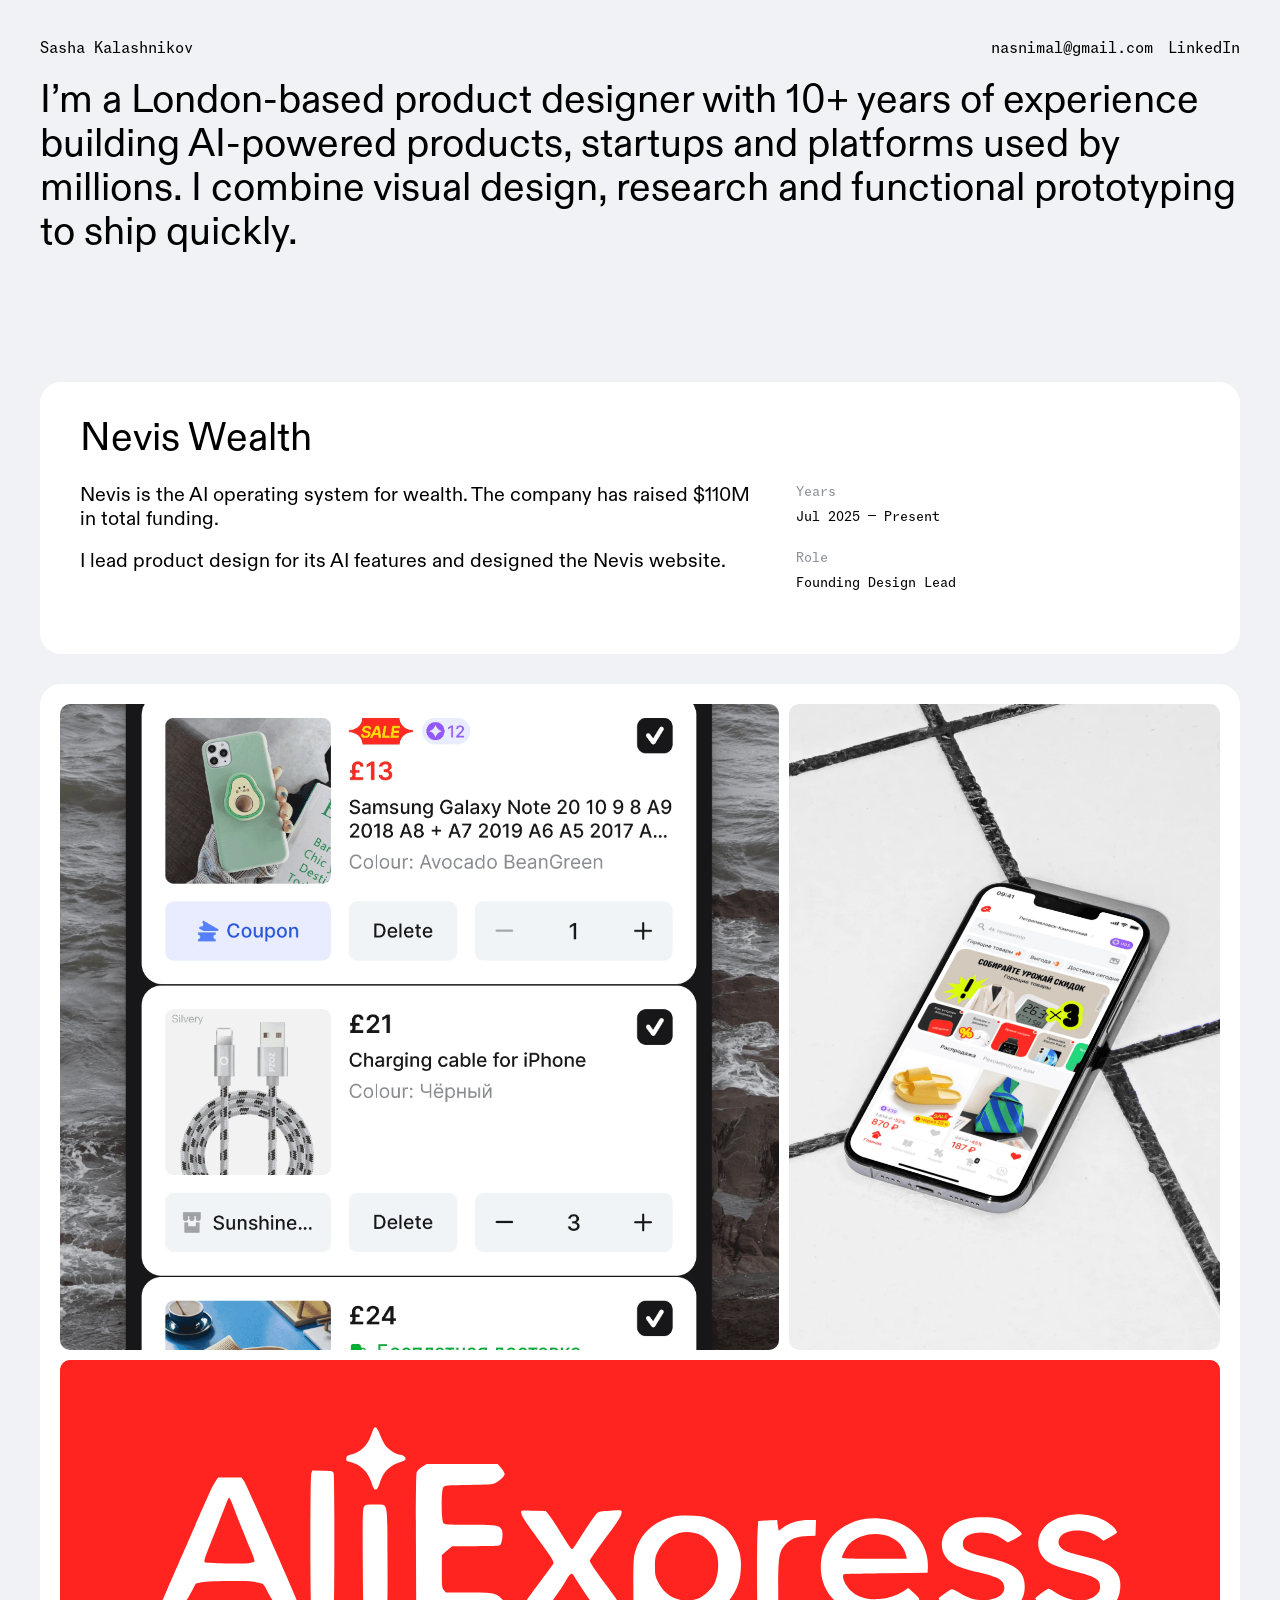
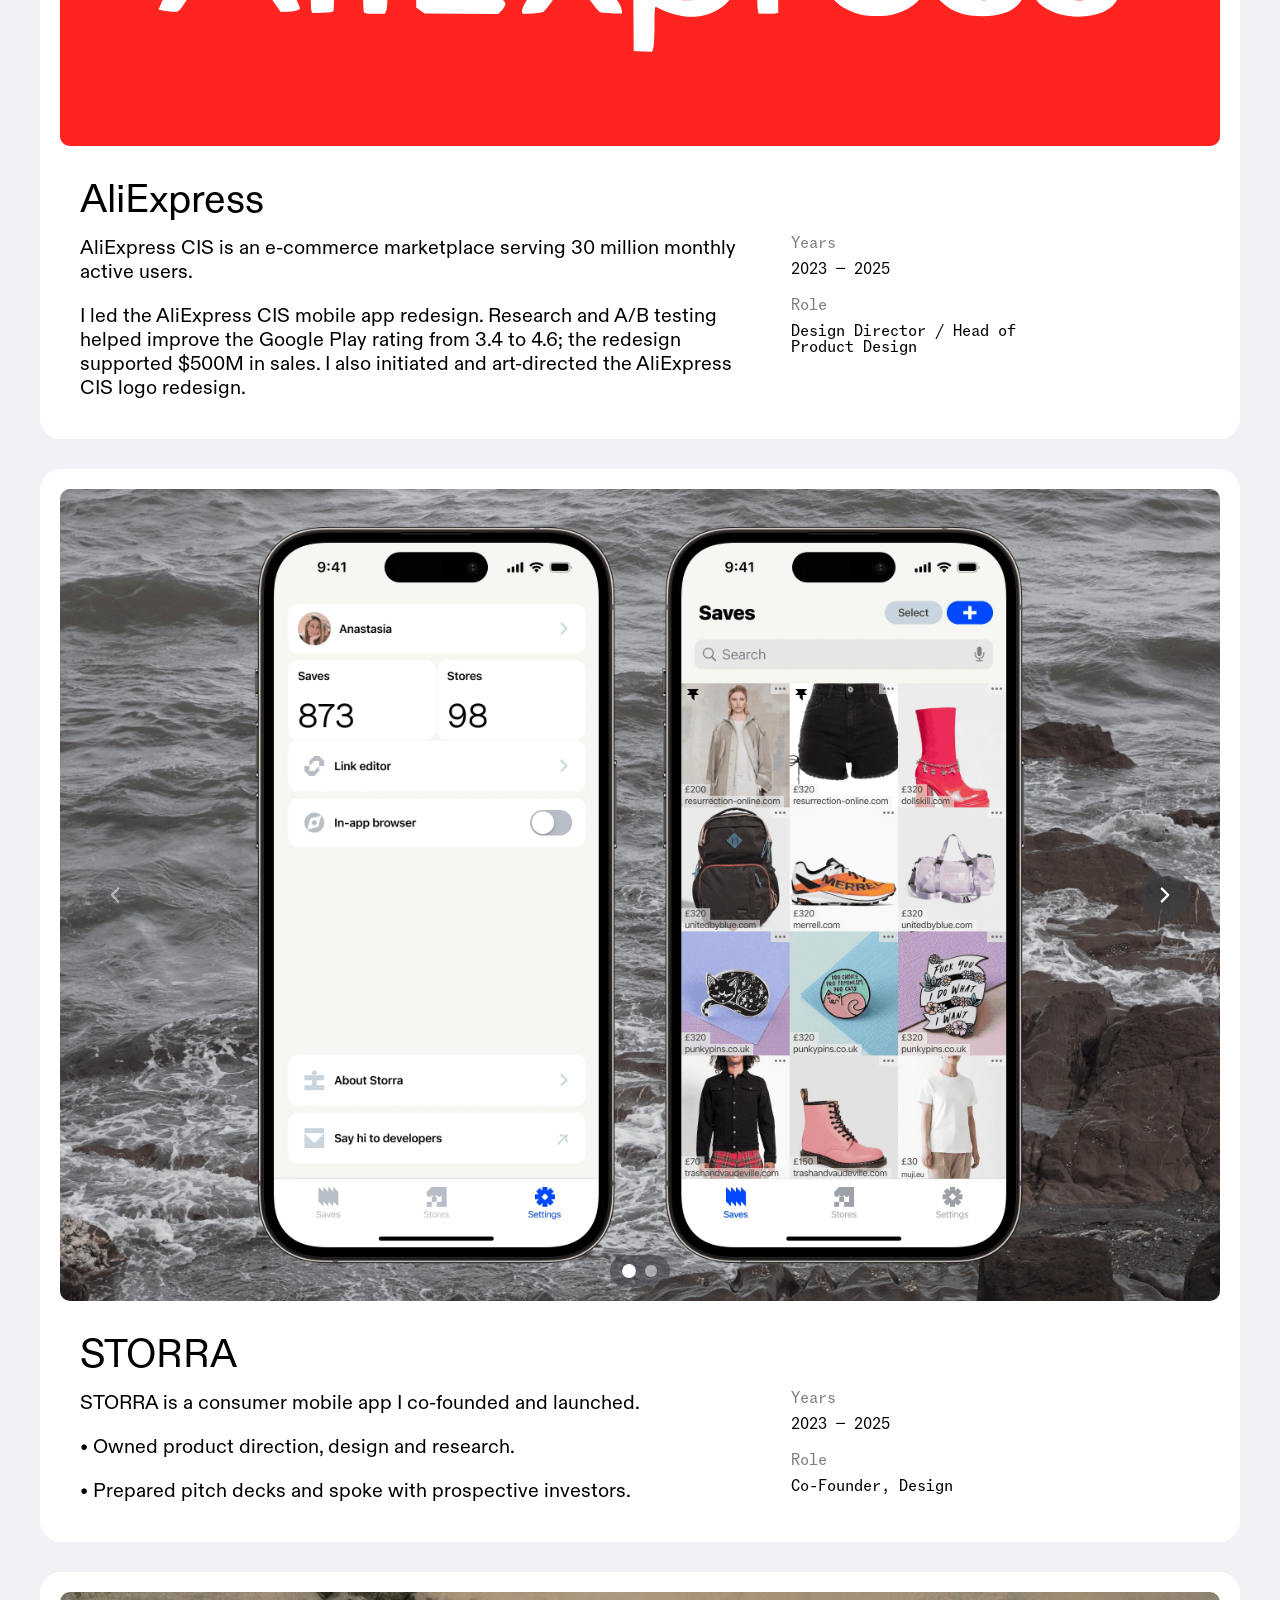
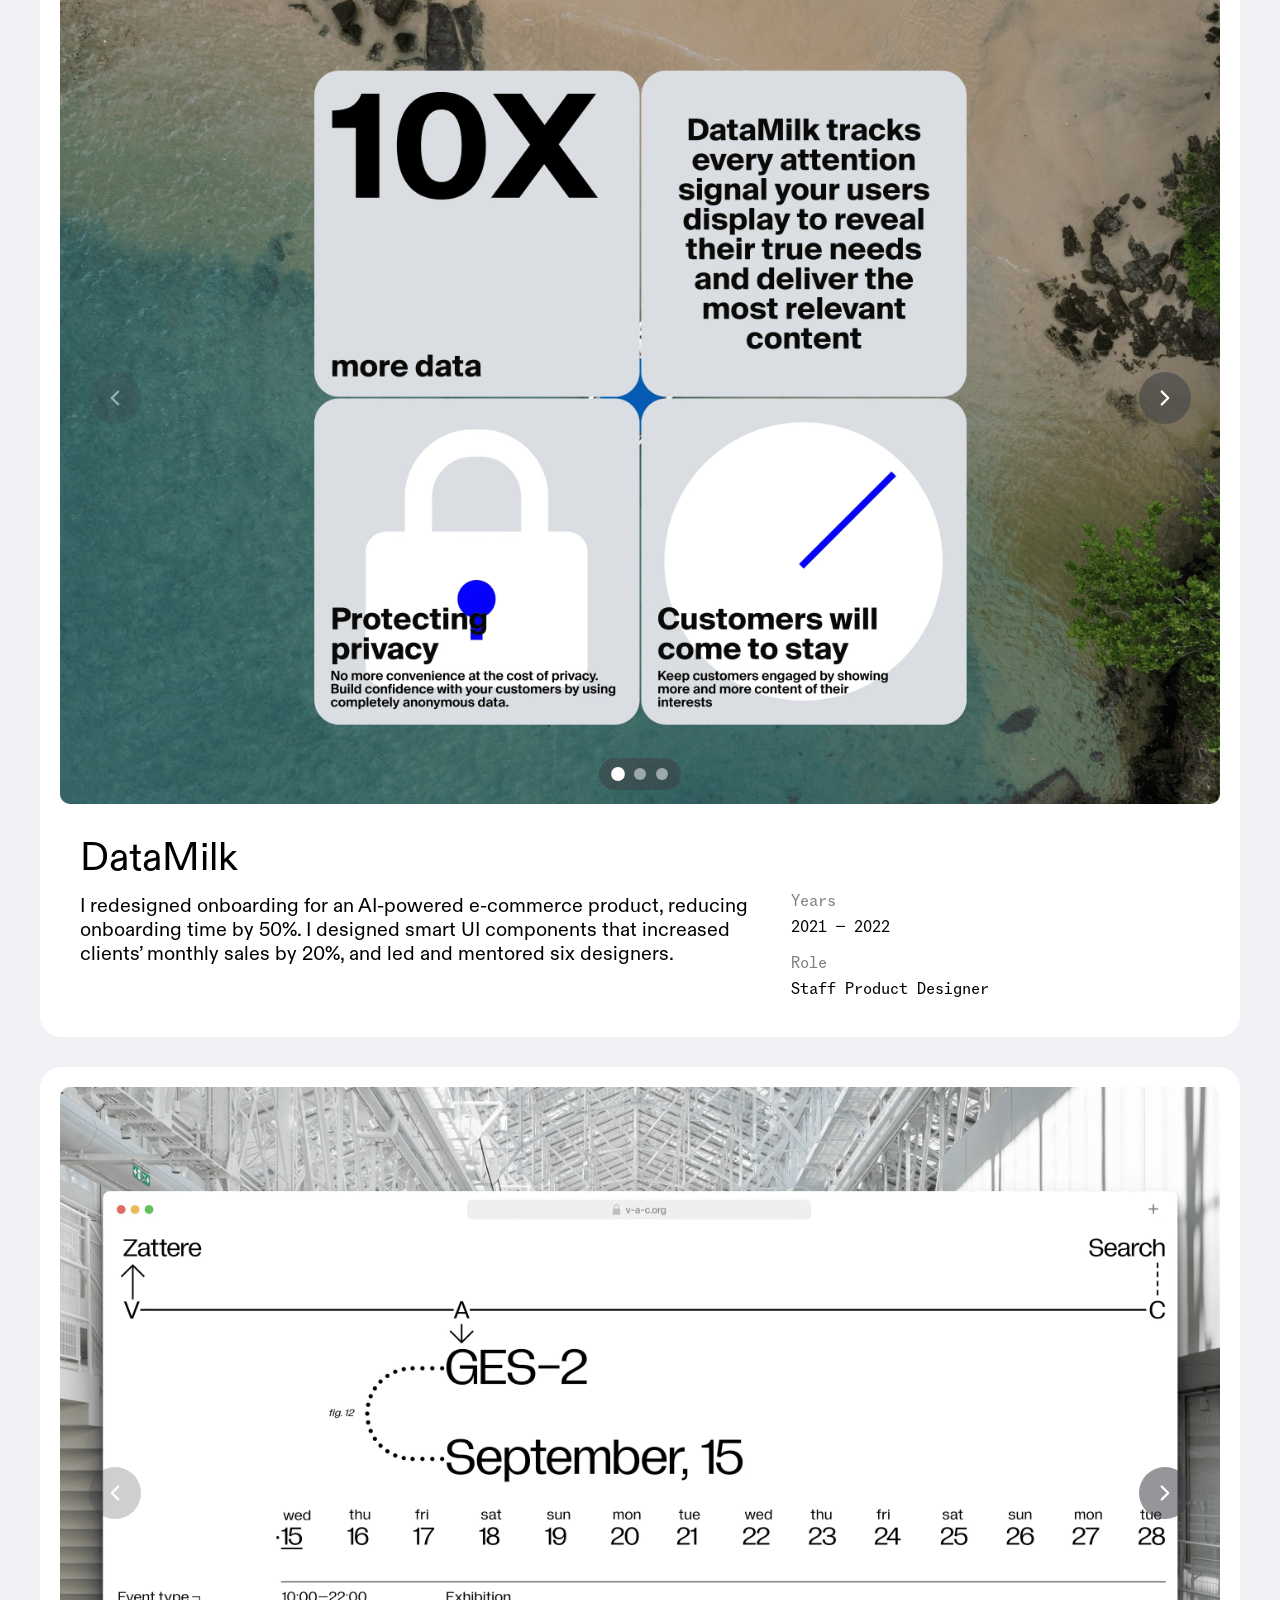
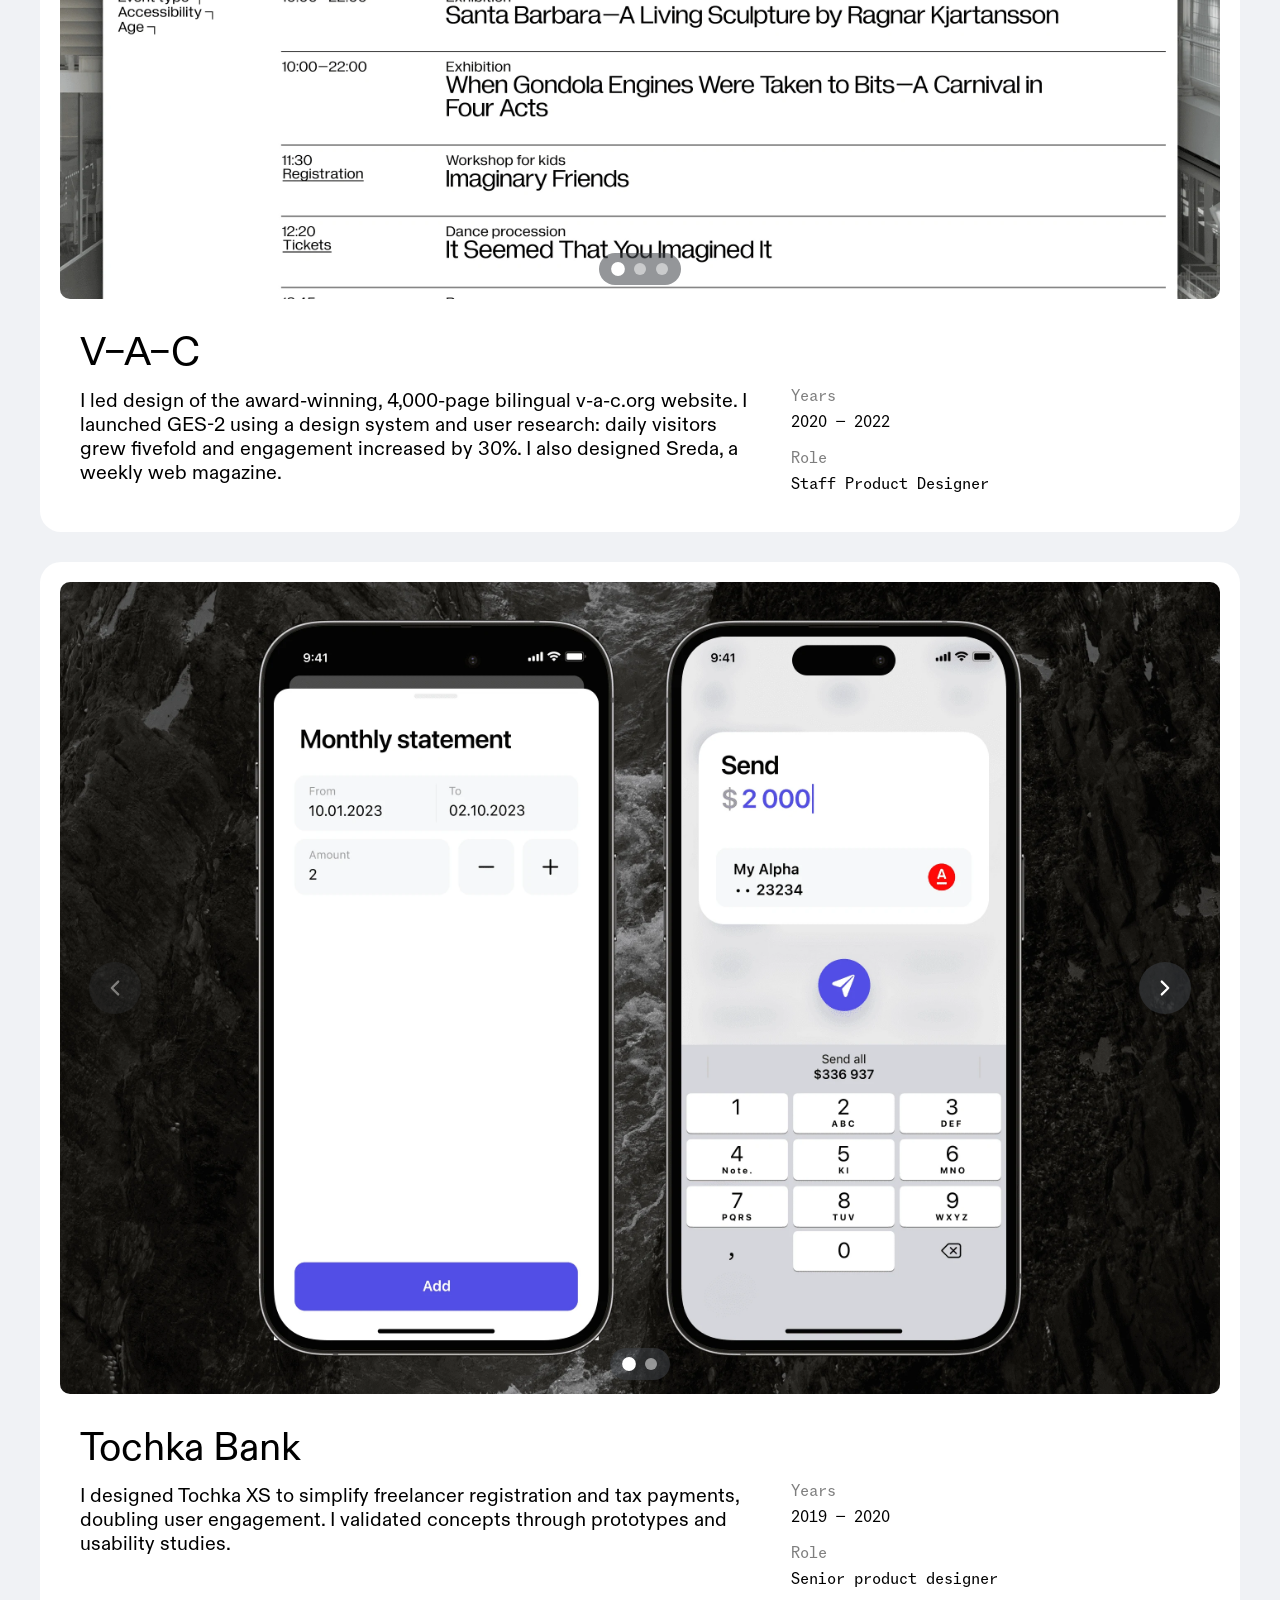
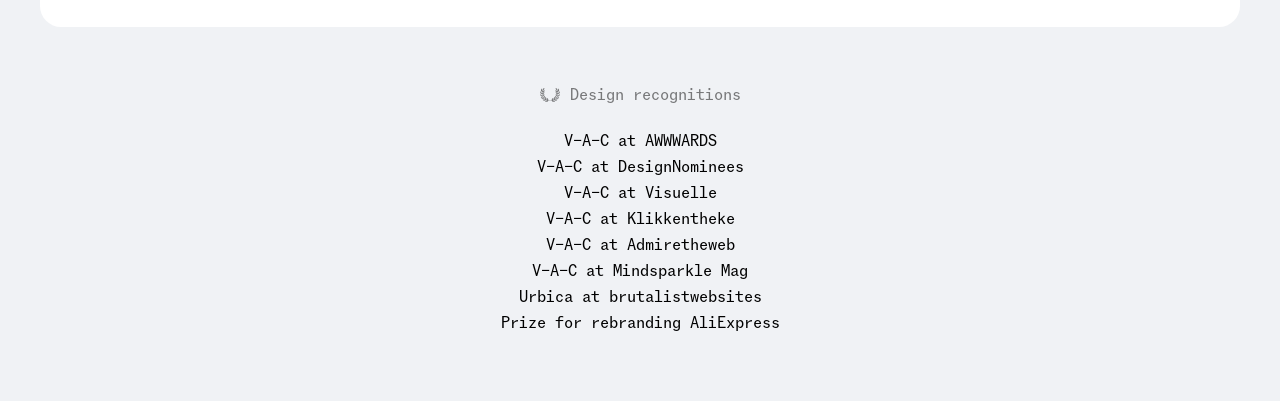
<file: portfolio/index.html>
<!doctype html>

<html lang="en">
<head>
    <meta charset="utf-8">
    
    
    
    <!-- Start of headStart -->
    
    <!-- End of headStart -->
    <meta name="viewport" content="width=device-width">
    <link rel="stylesheet" href="../assets/nevis.css">
    <title>Sasha Kalashnikov</title>
    <meta name="description" content="Sasha Kalashnikov is a London-based product designer and Founding Design Lead at Nevis Wealth.">

    <link href="../assets/favicon.png" rel="icon" media="(prefers-color-scheme: light)">
    <link href="../assets/favicon.png" rel="icon" media="(prefers-color-scheme: dark)">
    <link rel="apple-touch-icon" href="../assets/favicon.png">
    <!-- Open Graph / Facebook -->
    <meta property="og:type" content="website">
    <meta property="og:title" content="Sasha Kalashnikov">
    <meta property="og:description" content="Sasha Kalashnikov is a London-based product designer and Founding Design Lead at Nevis Wealth.">
    <meta property="og:image" content="https://www.sashakalashnikov.com/assets/og-image.png">
    <!-- Twitter -->
    <meta name="twitter:card" content="summary_large_image">
    <meta name="twitter:title" content="Sasha Kalashnikov">
    <meta name="twitter:description" content="Sasha Kalashnikov is a London-based product designer and Founding Design Lead at Nevis Wealth.">
    <meta name="twitter:image" content="https://www.sashakalashnikov.com/assets/og-image.png">
    
    <!-- Global site tag (gtag.js) - Google Analytics -->
    <script async src="https://www.googletagmanager.com/gtag/js?id=G-327163735"></script>
    <script>
      window.dataLayer = window.dataLayer || [];
      function gtag(){window.dataLayer.push(arguments);}
      gtag('js', new Date());
      gtag('config', 'G-327163735');
    </script>
    
    
    <meta name="robots" content="max-image-preview:large"><link rel="canonical" href="https://www.sashakalashnikov.com/portfolio"><meta property="og:url" content="https://www.sashakalashnikov.com/portfolio"><style data-breakpoint-css>@media(min-width: 1200px){.hidden-desktop{display:none!important}}@media(min-width: 810px) and (max-width: 1199px){.hidden-tablet{display:none!important}}@media(max-width: 809px){.hidden-mobile{display:none!important}}</style><style data-css-ssr-minified data-components="s-lib-cursors-host s-smZpR PropertyOverrides s-R4rqF s-LNNdN">html,body,#main{margin:0;padding:0;box-sizing:border-box}:root{-webkit-font-smoothing:antialiased;-moz-osx-font-smoothing:grayscale}*{box-sizing:border-box;-webkit-font-smoothing:inherit}h1,h2,h3,h4,h5,h6,p,figure{margin:0}body,input,textarea,select,button{font-size:12px;font-family:sans-serif}body{--color-sand: rgb(208, 201, 188);--color-text-secondary: rgba(255, 255, 255, .7);--color-bg-subtle: rgb(240, 244, 247);--color-red: rgb(255, 0, 0);--color-green: rgb(0, 161, 13);--color-white: rgb(255, 255, 255);--color-black: rgb(0, 0, 0);--color-blue: rgb(0, 55, 138)}@font-face{font-family:ABC ROM Mono Unlicensed Trial Regular;src:url(../assets/fonts/inter/IUXx8Qpwz4h6KUwhA8fV5OhSscQ.woff2);font-display:swap}@font-face{font-family:ABC Diatype Unlicensed Trial Regular;src:url(../assets/fonts/inter/W6xxsLFHk7Z9R7quDJQAnVO9kQ.woff2);font-display:swap}@font-face{font-family:Inter;src:url(../assets/fonts/inter/5vvr9Vy74if2I6bQbJvbw7SY1pQ.woff2);font-display:swap;font-style:normal;font-weight:400;unicode-range:U+0460-052F,U+1C80-1C88,U+20B4,U+2DE0-2DFF,U+A640-A69F,U+FE2E-FE2F}@font-face{font-family:Inter;src:url(../assets/fonts/inter/EOr0mi4hNtlgWNn9if640EZzXCo.woff2);font-display:swap;font-style:normal;font-weight:400;unicode-range:U+0301,U+0400-045F,U+0490-0491,U+04B0-04B1,U+2116}@font-face{font-family:Inter;src:url(../assets/fonts/inter/Y9k9QrlZAqio88Klkmbd8VoMQc.woff2);font-display:swap;font-style:normal;font-weight:400;unicode-range:U+1F00-1FFF}@font-face{font-family:Inter;src:url(../assets/fonts/inter/OYrD2tBIBPvoJXiIHnLoOXnY9M.woff2);font-display:swap;font-style:normal;font-weight:400;unicode-range:U+0370-03FF}@font-face{font-family:Inter;src:url(../assets/fonts/inter/JeYwfuaPfZHQhEG8U5gtPDZ7WQ.woff2);font-display:swap;font-style:normal;font-weight:400;unicode-range:U+0100-024F,U+0259,U+1E00-1EFF,U+2020,U+20A0-20AB,U+20AD-20CF,U+2113,U+2C60-2C7F,U+A720-A7FF}@font-face{font-family:Inter;src:url(../assets/fonts/inter/vQyevYAyHtARFwPqUzQGpnDs.woff2);font-display:swap;font-style:normal;font-weight:400;unicode-range:U+0000-00FF,U+0131,U+0152-0153,U+02BB-02BC,U+02C6,U+02DA,U+02DC,U+2000-206F,U+2074,U+20AC,U+2122,U+2191,U+2193,U+2212,U+2215,U+FEFF,U+FFFD}@font-face{font-family:Inter;src:url(../assets/fonts/inter/b6Y37FthZeALduNqHicBT6FutY.woff2);font-display:swap;font-style:normal;font-weight:400;unicode-range:U+0102-0103,U+0110-0111,U+0128-0129,U+0168-0169,U+01A0-01A1,U+01AF-01B0,U+1EA0-1EF9,U+20AB}@font-face{font-family:Inter;src:url(../assets/fonts/inter/DpPBYI0sL4fYLgAkX8KXOPVt7c.woff2);font-display:swap;font-style:normal;font-weight:700;unicode-range:U+0460-052F,U+1C80-1C88,U+20B4,U+2DE0-2DFF,U+A640-A69F,U+FE2E-FE2F}@font-face{font-family:Inter;src:url(../assets/fonts/inter/4RAEQdEOrcnDkhHiiCbJOw92Lk.woff2);font-display:swap;font-style:normal;font-weight:700;unicode-range:U+0301,U+0400-045F,U+0490-0491,U+04B0-04B1,U+2116}@font-face{font-family:Inter;src:url(../assets/fonts/inter/1K3W8DizY3v4emK8Mb08YHxTbs.woff2);font-display:swap;font-style:normal;font-weight:700;unicode-range:U+1F00-1FFF}@font-face{font-family:Inter;src:url(../assets/fonts/inter/tUSCtfYVM1I1IchuyCwz9gDdQ.woff2);font-display:swap;font-style:normal;font-weight:700;unicode-range:U+0370-03FF}@font-face{font-family:Inter;src:url(../assets/fonts/inter/VgYFWiwsAC5OYxAycRXXvhze58.woff2);font-display:swap;font-style:normal;font-weight:700;unicode-range:U+0100-024F,U+0259,U+1E00-1EFF,U+2020,U+20A0-20AB,U+20AD-20CF,U+2113,U+2C60-2C7F,U+A720-A7FF}@font-face{font-family:Inter;src:url(../assets/fonts/inter/DXD0Q7LSl7HEvDzucnyLnGBHM.woff2);font-display:swap;font-style:normal;font-weight:700;unicode-range:U+0000-00FF,U+0131,U+0152-0153,U+02BB-02BC,U+02C6,U+02DA,U+02DC,U+2000-206F,U+2074,U+20AC,U+2122,U+2191,U+2193,U+2212,U+2215,U+FEFF,U+FFFD}@font-face{font-family:Inter;src:url(../assets/fonts/inter/GIryZETIX4IFypco5pYZONKhJIo.woff2);font-display:swap;font-style:normal;font-weight:700;unicode-range:U+0102-0103,U+0110-0111,U+0128-0129,U+0168-0169,U+01A0-01A1,U+01AF-01B0,U+1EA0-1EF9,U+20AB}@font-face{font-family:Inter;src:url(../assets/fonts/inter/H89BbHkbHDzlxZzxi8uPzTsp90.woff2);font-display:swap;font-style:italic;font-weight:700;unicode-range:U+0460-052F,U+1C80-1C88,U+20B4,U+2DE0-2DFF,U+A640-A69F,U+FE2E-FE2F}@font-face{font-family:Inter;src:url(../assets/fonts/inter/u6gJwDuwB143kpNK1T1MDKDWkMc.woff2);font-display:swap;font-style:italic;font-weight:700;unicode-range:U+0301,U+0400-045F,U+0490-0491,U+04B0-04B1,U+2116}@font-face{font-family:Inter;src:url(../assets/fonts/inter/43sJ6MfOPh1LCJt46OvyDuSbA6o.woff2);font-display:swap;font-style:italic;font-weight:700;unicode-range:U+1F00-1FFF}@font-face{font-family:Inter;src:url(../assets/fonts/inter/wccHG0r4gBDAIRhfHiOlq6oEkqw.woff2);font-display:swap;font-style:italic;font-weight:700;unicode-range:U+0370-03FF}@font-face{font-family:Inter;src:url(../assets/fonts/inter/WZ367JPwf9bRW6LdTHN8rXgSjw.woff2);font-display:swap;font-style:italic;font-weight:700;unicode-range:U+0100-024F,U+0259,U+1E00-1EFF,U+2020,U+20A0-20AB,U+20AD-20CF,U+2113,U+2C60-2C7F,U+A720-A7FF}@font-face{font-family:Inter;src:url(../assets/fonts/inter/QxmhnWTzLtyjIiZcfaLIJ8EFBXU.woff2);font-display:swap;font-style:italic;font-weight:700;unicode-range:U+0000-00FF,U+0131,U+0152-0153,U+02BB-02BC,U+02C6,U+02DA,U+02DC,U+2000-206F,U+2074,U+20AC,U+2122,U+2191,U+2193,U+2212,U+2215,U+FEFF,U+FFFD}@font-face{font-family:Inter;src:url(../assets/fonts/inter/2A4Xx7CngadFGlVV4xrO06OBHY.woff2);font-display:swap;font-style:italic;font-weight:700;unicode-range:U+0102-0103,U+0110-0111,U+0128-0129,U+0168-0169,U+01A0-01A1,U+01AF-01B0,U+1EA0-1EF9,U+20AB}@font-face{font-family:Inter;src:url(../assets/fonts/inter/CfMzU8w2e7tHgF4T4rATMPuWosA.woff2);font-display:swap;font-style:italic;font-weight:400;unicode-range:U+0460-052F,U+1C80-1C88,U+20B4,U+2DE0-2DFF,U+A640-A69F,U+FE2E-FE2F}@font-face{font-family:Inter;src:url(../assets/fonts/inter/867QObYax8ANsfX4TGEVU9YiCM.woff2);font-display:swap;font-style:italic;font-weight:400;unicode-range:U+0301,U+0400-045F,U+0490-0491,U+04B0-04B1,U+2116}@font-face{font-family:Inter;src:url(../assets/fonts/inter/Oyn2ZbENFdnW7mt2Lzjk1h9Zb9k.woff2);font-display:swap;font-style:italic;font-weight:400;unicode-range:U+1F00-1FFF}@font-face{font-family:Inter;src:url(../assets/fonts/inter/cdAe8hgZ1cMyLu9g005pAW3xMo.woff2);font-display:swap;font-style:italic;font-weight:400;unicode-range:U+0370-03FF}@font-face{font-family:Inter;src:url(../assets/fonts/inter/DOfvtmE1UplCq161m6Hj8CSQYg.woff2);font-display:swap;font-style:italic;font-weight:400;unicode-range:U+0100-024F,U+0259,U+1E00-1EFF,U+2020,U+20A0-20AB,U+20AD-20CF,U+2113,U+2C60-2C7F,U+A720-A7FF}@font-face{font-family:Inter;src:url(../assets/fonts/inter/vFzuJY0c65av44uhEKB6vyjFMg.woff2);font-display:swap;font-style:italic;font-weight:400;unicode-range:U+0000-00FF,U+0131,U+0152-0153,U+02BB-02BC,U+02C6,U+02DA,U+02DC,U+2000-206F,U+2074,U+20AC,U+2122,U+2191,U+2193,U+2212,U+2215,U+FEFF,U+FFFD}@font-face{font-family:Inter;src:url(../assets/fonts/inter/tKtBcDnBMevsEEJKdNGhhkLzYo.woff2);font-display:swap;font-style:italic;font-weight:400;unicode-range:U+0102-0103,U+0110-0111,U+0128-0129,U+0168-0169,U+01A0-01A1,U+01AF-01B0,U+1EA0-1EF9,U+20AB}@font-face{font-family:ABC ROM Mono Unlicensed Trial Regular Placeholder;src:local("Arial");ascent-override:76.39%;descent-override:27.61%;line-gap-override:0%;size-adjust:127.11%}@font-face{font-family:ABC Diatype Unlicensed Trial Regular Placeholder;src:local("Arial");ascent-override:97.41%;descent-override:26.97%;line-gap-override:0%;size-adjust:99.38%}@font-face{font-family:Inter Placeholder;src:local("Arial");ascent-override:89.79%;descent-override:22.36%;line-gap-override:0%;size-adjust:107.89%}body{--sk-will-change-override: none}@supports (background: -webkit-named-image(i)) and (not (grid-template-rows: subgrid)){body{--sk-will-change-override: transform}}[data-component-type]{position:absolute}[data-component-type=Text]{cursor:inherit}[data-component-text-autosized] *{white-space:pre}[data-component-type=Text]>*{text-align:var(--sk-text-alignment, start)}[data-component-type=Text] span span,[data-component-type=Text] p span,[data-component-type=Text] h1 span,[data-component-type=Text] h2 span,[data-component-type=Text] h3 span,[data-component-type=Text] h4 span,[data-component-type=Text] h5 span,[data-component-type=Text] h6 span{display:block}[data-component-type=Text] span span span,[data-component-type=Text] p span span,[data-component-type=Text] h1 span span,[data-component-type=Text] h2 span span,[data-component-type=Text] h3 span span,[data-component-type=Text] h4 span span,[data-component-type=Text] h5 span span,[data-component-type=Text] h6 span span{display:unset}[data-component-type=Text] div div span,[data-component-type=Text] a div span,[data-component-type=Text] span span span,[data-component-type=Text] p span span,[data-component-type=Text] h1 span span,[data-component-type=Text] h2 span span,[data-component-type=Text] h3 span span,[data-component-type=Text] h4 span span,[data-component-type=Text] h5 span span,[data-component-type=Text] h6 span span,[data-component-type=Text] a{font-family:var(--font-family);font-style:var(--font-style);font-weight:min(calc(var(--sk-font-weight-increase, 0) + var(--font-weight, 400)),900);color:var(--text-color);letter-spacing:var(--letter-spacing);font-size:var(--font-size);text-transform:var(--text-transform);text-decoration:var(--text-decoration);line-height:var(--line-height)}[data-component-type=Text] div div span,[data-component-type=Text] a div span,[data-component-type=Text] span span span,[data-component-type=Text] p span span,[data-component-type=Text] h1 span span,[data-component-type=Text] h2 span span,[data-component-type=Text] h3 span span,[data-component-type=Text] h4 span span,[data-component-type=Text] h5 span span,[data-component-type=Text] h6 span span,[data-component-type=Text] a{--font-family: var(--sk-font-family);--font-style: var(--sk-font-style);--font-weight: var(--sk-font-weight);--text-color: var(--sk-text-color);--letter-spacing: var(--sk-letter-spacing);--font-size: var(--sk-font-size);--text-transform: var(--sk-text-transform);--text-decoration: var(--sk-text-decoration);--line-height: var(--sk-line-height)}[data-component-type=Text] a,[data-component-type=Text] a div span,[data-component-type=Text] a span span span,[data-component-type=Text] a p span span,[data-component-type=Text] a h1 span span,[data-component-type=Text] a h2 span span,[data-component-type=Text] a h3 span span,[data-component-type=Text] a h4 span span,[data-component-type=Text] a h5 span span,[data-component-type=Text] a h6 span span{--font-family: var(--sk-link-font-family, var(--sk-font-family));--font-style: var(--sk-link-font-style, var(--sk-font-style));--font-weight: var(--sk-link-font-weight, var(--sk-font-weight));--text-color: var(--sk-link-text-color, var(--sk-text-color));--font-size: var(--sk-link-font-size, var(--sk-font-size));--text-transform: var(--sk-link-text-transform, var(--sk-text-transform));--text-decoration: var(--sk-link-text-decoration, var(--sk-text-decoration))}[data-component-type=Text] a:hover,[data-component-type=Text] a div span:hover,[data-component-type=Text] a span span span:hover,[data-component-type=Text] a p span span:hover,[data-component-type=Text] a h1 span span:hover,[data-component-type=Text] a h2 span span:hover,[data-component-type=Text] a h3 span span:hover,[data-component-type=Text] a h4 span span:hover,[data-component-type=Text] a h5 span span:hover,[data-component-type=Text] a h6 span span:hover{--font-family: var(--sk-link-hover-font-family, var(--sk-link-font-family, var(--sk-font-family)));--font-style: var(--sk-link-hover-font-style, var(--sk-link-font-style, var(--sk-font-style)));--font-weight: var(--sk-link-hover-font-weight, var(--sk-link-font-weight, var(--sk-font-weight)));--text-color: var(--sk-link-hover-text-color, var(--sk-link-text-color, var(--sk-text-color)));--font-size: var(--sk-link-hover-font-size, var(--sk-link-font-size, var(--sk-font-size)));--text-transform: var(--sk-link-hover-text-transform, var(--sk-link-text-transform, var(--sk-text-transform)));--text-decoration: var(--sk-link-hover-text-decoration, var(--sk-link-text-decoration, var(--sk-text-decoration)))}[data-component-type=Text].isCurrent a,[data-component-type=Text].isCurrent a div span,[data-component-type=Text].isCurrent a span span span,[data-component-type=Text].isCurrent a p span span,[data-component-type=Text].isCurrent a h1 span span,[data-component-type=Text].isCurrent a h2 span span,[data-component-type=Text].isCurrent a h3 span span,[data-component-type=Text].isCurrent a h4 span span,[data-component-type=Text].isCurrent a h5 span span,[data-component-type=Text].isCurrent a h6 span span{--font-family: var(--sk-link-current-font-family, var(--sk-link-font-family, var(--sk-font-family)));--font-style: var(--sk-link-current-font-style, var(--sk-link-font-style, var(--sk-font-style)));--font-weight: var(--sk-link-current-font-weight, var(--sk-link-font-weight, var(--sk-font-weight)));--text-color: var(--sk-link-current-text-color, var(--sk-link-text-color, var(--sk-text-color)));--font-size: var(--sk-link-current-font-size, var(--sk-link-font-size, var(--sk-font-size)));--text-transform: var(--sk-link-current-text-transform, var(--sk-link-text-transform, var(--sk-text-transform)));--text-decoration: var(--sk-link-current-text-decoration, var(--sk-link-text-decoration, var(--sk-text-decoration)))}p.s-text,div.s-text,figure.s-text,h1.s-text,h2.s-text,h3.s-text,h4.s-text,h5.s-text,h6.s-text,ol.s-text,ul.s-text{margin:0;padding:0}p.s-text,div.s-text,h1.s-text,h2.s-text,h3.s-text,h4.s-text,h5.s-text,h6.s-text,li.s-text,ol.s-text,ul.s-text,span.s-text:not([data-text-fill]){font-family:var(--sk-blockquote-font-family, var(--sk-font-family, Inter, Inter Placeholder, sans-serif));font-style:var(--sk-blockquote-font-style, var(--sk-font-style, normal));font-weight:var(--sk-blockquote-font-weight, var(--sk-font-weight, 400));color:var(--sk-blockquote-text-color, var(--sk-text-color, #000));font-size:calc(var(--sk-blockquote-font-size, var(--sk-font-size, 16px)) * var(--sk-font-size-scale, 1));letter-spacing:var(--sk-blockquote-letter-spacing, var(--sk-letter-spacing, 0));text-transform:var(--sk-blockquote-text-transform, var(--sk-text-transform, none));text-decoration:var(--sk-blockquote-text-decoration, var(--sk-text-decoration, none));line-height:var(--sk-blockquote-line-height, var(--sk-line-height, 1.2em));text-align:var(--sk-blockquote-text-alignment, var(--sk-text-alignment, start));-webkit-text-stroke-width:var(--sk-text-stroke-width, initial);-webkit-text-stroke-color:var(--sk-text-stroke-color, initial);-moz-font-feature-settings:var(--sk-font-open-type-features, initial);-webkit-font-feature-settings:var(--sk-font-open-type-features, initial);font-feature-settings:var(--sk-font-open-type-features, initial);font-variation-settings:var(--sk-font-variation-axes, normal);text-wrap:var(--sk-text-wrap-override, var(--sk-text-wrap))}@supports not (color: color(display-p3 1 1 1)){p.s-text,div.s-text,h1.s-text,h2.s-text,h3.s-text,h4.s-text,h5.s-text,h6.s-text,li.s-text,ol.s-text,ul.s-text,span.s-text:not([data-text-fill]){color:var(--sk-blockquote-text-color-rgb, var(--sk-blockquote-text-color, var(--sk-text-color-rgb, var(--sk-text-color, #000))));-webkit-text-stroke-color:var(--sk-text-stroke-color-rgb, var(--sk-text-stroke-color, initial))}}.s-fit-text .s-text{white-space:nowrap;white-space-collapse:preserve}strong.s-text{font-family:var(--sk-blockquote-font-family-bold, var(--sk-font-family-bold));font-style:var(--sk-blockquote-font-style-bold, var(--sk-font-style-bold));font-weight:var(--sk-blockquote-font-weight-bold, var(--sk-font-weight-bold, bolder));font-variation-settings:var(--sk-blockquote-font-variation-axes-bold, var(--sk-font-variation-axes-bold))}em.s-text{font-family:var(--sk-blockquote-font-family-italic, var(--sk-font-family-italic));font-style:var(--sk-blockquote-font-style-italic, var(--sk-font-style-italic, italic));font-weight:var(--sk-blockquote-font-weight-italic, var(--sk-font-weight-italic));font-variation-settings:var(--sk-blockquote-font-variation-axes-italic, var(--sk-font-variation-axes-italic))}em.s-text>strong.s-text{font-family:var(--sk-blockquote-font-family-bold-italic, var(--sk-font-family-bold-italic));font-style:var(--sk-blockquote-font-style-bold-italic, var(--sk-font-style-bold-italic, italic));font-weight:var(--sk-blockquote-font-weight-bold-italic, var(--sk-font-weight-bold-italic, bolder));font-variation-settings:var(--sk-blockquote-font-variation-axes-bold-italic, var(--sk-font-variation-axes-bold-italic))}p.s-text:not(:first-child),div.s-text:not(:first-child),h1.s-text:not(:first-child),h2.s-text:not(:first-child),h3.s-text:not(:first-child),h4.s-text:not(:first-child),h5.s-text:not(:first-child),h6.s-text:not(:first-child),ol.s-text:not(:first-child),ul.s-text:not(:first-child),blockquote.s-text:not(:first-child),table.s-text:not(:first-child),figure.s-text:not(:first-child),.s-image.s-text:not(:first-child){margin-top:var(--sk-blockquote-paragraph-spacing, var(--sk-paragraph-spacing, 0))}li.s-text>ul.s-text:nth-child(2),li.s-text>ol.s-text:nth-child(2){margin-top:0}.s-text[data-text-fill]{display:inline-block;background-clip:text;-webkit-background-clip:text;-webkit-text-fill-color:transparent;padding:max(0em,calc(calc(1.3em - var(--sk-blockquote-line-height, var(--sk-line-height, 1.3em))) / 2));margin:min(0em,calc(calc(1.3em - var(--sk-blockquote-line-height, var(--sk-line-height, 1.3em))) / -2))}code.s-text,code.s-text span.s-text:not([data-text-fill]){font-family:var(--sk-code-font-family, var(--sk-font-family, Inter, Inter Placeholder, sans-serif));font-style:var(--sk-blockquote-font-style, var(--sk-code-font-style, var(--sk-font-style, normal)));font-weight:var(--sk-blockquote-font-weight, var(--sk-code-font-weight, var(--sk-font-weight, 400)));color:var(--sk-blockquote-text-color, var(--sk-code-text-color, var(--sk-text-color, #000)));font-size:calc(var(--sk-blockquote-font-size, var(--sk-font-size, 16px)) * var(--sk-font-size-scale, 1));letter-spacing:var(--sk-blockquote-letter-spacing, var(--sk-letter-spacing, 0));line-height:var(--sk-blockquote-line-height, var(--sk-line-height, 1.2em))}@supports not (color: color(display-p3 1 1 1)){code.s-text,code.s-text span.s-text:not([data-text-fill]){color:var(--sk-blockquote-text-color-rgb, var(--sk-blockquote-text-color, var(--sk-code-text-color-rgb, var(--sk-code-text-color, var(--sk-text-color-rgb, var(--sk-text-color, #000))))))}}blockquote.s-text{margin-block-start:initial;margin-block-end:initial;margin-inline-start:initial;margin-inline-end:initial;unicode-bidi:initial}a.s-text,a.s-text span.s-text:not([data-text-fill]),span.s-text[data-nested-link],span.s-text[data-nested-link] span.s-text:not([data-text-fill]){font-family:var(--sk-blockquote-font-family, var(--sk-link-font-family, var(--sk-font-family, Inter, Inter Placeholder, sans-serif)));font-style:var(--sk-blockquote-font-style, var(--sk-link-font-style, var(--sk-font-style, normal)));font-weight:var(--sk-blockquote-font-weight, var(--sk-link-font-weight, var(--sk-font-weight, 400)));color:var(--sk-blockquote-text-color, var(--sk-link-text-color, var(--sk-text-color, #000)));font-size:calc(var(--sk-blockquote-font-size, var(--sk-font-size, 16px)) * var(--sk-font-size-scale, 1));text-transform:var(--sk-blockquote-text-transform, var(--sk-link-text-transform, var(--sk-text-transform, none)));text-decoration:var(--sk-blockquote-text-decoration, var(--sk-link-text-decoration, var(--sk-text-decoration, none)));cursor:var(--sk-custom-cursors, pointer)}@supports not (color: color(display-p3 1 1 1)){a.s-text,a.s-text span.s-text:not([data-text-fill]),span.s-text[data-nested-link],span.s-text[data-nested-link] span.s-text:not([data-text-fill]){color:var(--sk-blockquote-text-color-rgb, var(--sk-blockquote-text-color, var(--sk-link-text-color-rgb, var(--sk-link-text-color, var(--sk-text-color-rgb, var(--sk-text-color, #000))))))}}code.s-text a.s-text,code.s-text a.s-text span.s-text:not([data-text-fill]),code.s-text span.s-text[data-nested-link],code.s-text span.s-text[data-nested-link] span.s-text:not([data-text-fill]){font-family:var(--sk-code-font-family, var(--sk-font-family, Inter, Inter Placeholder, sans-serif));font-style:var(--sk-blockquote-font-style, var(--sk-code-font-style, var(--sk-font-style, normal)));font-weight:var(--sk-blockquote-font-weight, var(--sk-code-font-weight, var(--sk-font-weight, 400)));color:var(--sk-blockquote-text-color, var(--sk-link-text-color, var(--sk-code-text-color, var(--sk-text-color, #000))));font-size:calc(var(--sk-blockquote-font-size, var(--sk-font-size, 16px)) * var(--sk-font-size-scale, 1))}@supports not (color: color(display-p3 1 1 1)){code.s-text a.s-text,code.s-text a.s-text span.s-text:not([data-text-fill]),code.s-text span.s-text[data-nested-link],code.s-text span.s-text[data-nested-link] span.s-text:not([data-text-fill]){color:var(--sk-blockquote-text-color-rgb, var(--sk-blockquote-text-color, var(--sk-link-text-color-rgb, var(--sk-link-text-color, var(--sk-code-text-color-rgb, var(--sk-code-text-color, var(--sk-text-color-rgb, var(--sk-text-color, #000))))))))}}a.s-text:hover,a.s-text:hover span.s-text:not([data-text-fill]),span.s-text[data-nested-link]:hover,span.s-text[data-nested-link]:hover span.s-text:not([data-text-fill]){font-family:var(--sk-link-hover-font-family, var(--sk-blockquote-font-family, var(--sk-link-font-family, var(--sk-font-family, Inter, Inter Placeholder, sans-serif))));font-style:var(--sk-link-hover-font-style, var(--sk-blockquote-font-style, var(--sk-link-font-style, var(--sk-font-style, normal))));font-weight:var(--sk-link-hover-font-weight, var(--sk-blockquote-font-weight, var(--sk-link-font-weight, var(--sk-font-weight, 400))));color:var(--sk-link-hover-text-color, var(--sk-blockquote-text-color, var(--sk-link-text-color, var(--sk-text-color, #000))));font-size:calc(var(--sk-link-hover-font-size, var(--sk-blockquote-font-size, var(--sk-font-size, 16px))) * var(--sk-font-size-scale, 1));text-transform:var(--sk-link-hover-text-transform, var(--sk-blockquote-text-transform, var(--sk-link-text-transform, var(--sk-text-transform, none))));text-decoration:var(--sk-link-hover-text-decoration, var(--sk-blockquote-text-decoration, var(--sk-link-text-decoration, var(--sk-text-decoration, none))))}@supports not (color: color(display-p3 1 1 1)){a.s-text:hover,a.s-text:hover span.s-text:not([data-text-fill]),span.s-text[data-nested-link]:hover,span.s-text[data-nested-link]:hover span.s-text:not([data-text-fill]){color:var(--sk-link-hover-text-color-rgb, var(--sk-link-hover-text-color, var(--sk-blockquote-text-color-rgb, var(--sk-blockquote-text-color, var(--sk-link-text-color-rgb, var(--sk-link-text-color, var(--sk-text-color-rgb, var(--sk-text-color, #000))))))))}}code.s-text a.s-text:hover,code.s-text a.s-text:hover span.s-text:not([data-text-fill]),code.s-text span.s-text[data-nested-link]:hover,code.s-text span.s-text[data-nested-link]:hover span.s-text:not([data-text-fill]){font-family:var(var(--sk-code-font-family, var(--sk-font-family, Inter, Inter Placeholder, sans-serif)));font-style:var(--sk-blockquote-font-style, var(--sk-code-font-style, var(--sk-font-style, normal)));font-weight:var(--sk-blockquote-font-weight, var(--sk-code-font-weight, var(--sk-font-weight, 400)));color:var(--sk-link-hover-text-color, var(--sk-blockquote-text-color, var(--sk-link-text-color, var(--sk-code-text-color, var(--sk-text-color, #000)))));font-size:calc(var(--sk-link-hover-font-size, var(--sk-blockquote-font-size, var(--sk-link-font-size, var(--sk-font-size, 16px)))) * var(--sk-font-size-scale, 1))}@supports not (color: color(display-p3 1 1 1)){code.s-text a.s-text:hover,code.s-text a.s-text:hover span.s-text:not([data-text-fill]),code.s-text span.s-text[data-nested-link]:hover,code.s-text span.s-text[data-nested-link]:hover span.s-text:not([data-text-fill]){color:var(--sk-link-hover-text-color-rgb, var(--sk-link-hover-text-color, var(--sk-blockquote-text-color-rgb, var(--sk-blockquote-text-color, var(--sk-link-text-color-rgb, var(--sk-link-text-color, var(--sk-text-color-rgb, var(--sk-text-color, #000))))))))}}a.s-text[data-page-link-current],a.s-text[data-page-link-current] span.s-text:not([data-text-fill]),span.s-text[data-page-link-current],span.s-text[data-page-link-current] span.s-text:not([data-text-fill]){font-family:var(--sk-link-current-font-family, var(--sk-link-font-family, var(--sk-font-family, Inter, Inter Placeholder, sans-serif)));font-style:var(--sk-link-current-font-style, var(--sk-link-font-style, var(--sk-font-style, normal)));font-weight:var(--sk-link-current-font-weight, var(--sk-link-font-weight, var(--sk-font-weight, 400)));color:var(--sk-link-current-text-color, var(--sk-link-text-color, var(--sk-text-color, #000)));font-size:calc(var(--sk-link-current-font-size, var(--sk-link-font-size, var(--sk-font-size, 16px))) * var(--sk-font-size-scale, 1));text-transform:var(--sk-link-current-text-transform, var(--sk-link-text-transform, var(--sk-text-transform, none)));text-decoration:var(--sk-link-current-text-decoration, var(--sk-link-text-decoration, var(--sk-text-decoration, none)))}@supports not (color: color(display-p3 1 1 1)){a.s-text[data-page-link-current],a.s-text[data-page-link-current] span.s-text:not([data-text-fill]),span.s-text[data-page-link-current],span.s-text[data-page-link-current] span.s-text:not([data-text-fill]){color:var(--sk-link-current-text-color-rgb, var(--sk-link-current-text-color, var(--sk-link-text-color-rgb, var(--sk-link-text-color, var(--sk-text-color-rgb, var(--sk-text-color, #000))))))}}code.s-text a.s-text[data-page-link-current],code.s-text a.s-text[data-page-link-current] span.s-text:not([data-text-fill]),code.s-text span.s-text[data-page-link-current],code.s-text span.s-text[data-page-link-current] span.s-text:not([data-text-fill]){font-family:var(--sk-code-font-family, var(--sk-font-family, Inter, Inter Placeholder, sans-serif));font-style:var(--sk-code-font-style, var(--sk-font-style, normal));font-weight:var(--sk-code-font-weight, var(--sk-font-weight, 400));color:var(--sk-link-current-text-color, var(--sk-link-text-color, var(--sk-code-text-color, var(--sk-text-color, #000))));font-size:calc(var(--sk-link-current-font-size, var(--sk-link-font-size, var(--sk-font-size, 16px))) * var(--sk-font-size-scale, 1))}@supports not (color: color(display-p3 1 1 1)){code.s-text a.s-text[data-page-link-current],code.s-text a.s-text[data-page-link-current] span.s-text:not([data-text-fill]),code.s-text span.s-text[data-page-link-current],code.s-text span.s-text[data-page-link-current] span.s-text:not([data-text-fill]){color:var(--sk-link-current-text-color-rgb, var(--sk-link-current-text-color, var(--sk-link-text-color-rgb, var(--sk-link-text-color, var(--sk-code-text-color-rgb, var(--sk-code-text-color, var(--sk-text-color-rgb, var(--sk-text-color, #000))))))))}}a.s-text[data-page-link-current]:hover,a.s-text[data-page-link-current]:hover span.s-text:not([data-text-fill]),span.s-text[data-page-link-current]:hover,span.s-text[data-page-link-current]:hover span.s-text:not([data-text-fill]){font-family:var(--sk-link-hover-font-family, var(--sk-link-current-font-family, var(--sk-link-font-family, var(--sk-font-family, Inter, Inter Placeholder, sans-serif))));font-style:var(--sk-link-hover-font-style, var(--sk-link-current-font-style, var(--sk-link-font-style, var(--sk-font-style, normal))));font-weight:var(--sk-link-hover-font-weight, var(--sk-link-current-font-weight, var(--sk-link-font-weight, var(--sk-font-weight, 400))));color:var(--sk-link-hover-text-color, var(--sk-link-current-text-color, var(--sk-link-text-color, var(--sk-text-color, #000))));font-size:calc(var(--sk-link-hover-font-size, var(--sk-link-current-font-size, var(--sk-link-font-size, var(--sk-font-size, 16px)))) * var(--sk-font-size-scale, 1));text-transform:var(--sk-link-hover-text-transform, var(--sk-link-current-text-transform, var(--sk-link-text-transform, var(--sk-text-transform, none))));text-decoration:var(--sk-link-hover-text-decoration, var(--sk-link-current-text-decoration, var(--sk-link-text-decoration, var(--sk-text-decoration, none))))}@supports not (color: color(display-p3 1 1 1)){a.s-text[data-page-link-current]:hover,a.s-text[data-page-link-current]:hover span.s-text:not([data-text-fill]),span.s-text[data-page-link-current]:hover,span.s-text[data-page-link-current]:hover span.s-text:not([data-text-fill]){color:var(--sk-link-hover-text-color-rgb, var(--sk-link-hover-text-color, var(--sk-link-current-text-color-rgb, var(--sk-link-current-text-color, var(--sk-link-text-color-rgb, var(--sk-link-text-color, var(--sk-code-text-color-rgb, var(--sk-code-text-color, var(--sk-text-color-rgb, var(--sk-text-color, #000))))))))))}}code.s-text a.s-text[data-page-link-current]:hover,code.s-text a.s-text[data-page-link-current]:hover span.s-text:not([data-text-fill]),code.s-text span.s-text[data-page-link-current]:hover,code.s-text span.s-text[data-page-link-current]:hover span.s-text:not([data-text-fill]){font-family:var(--sk-code-font-family, var(--sk-font-family, Inter, Inter Placeholder, sans-serif));font-style:var(--sk-code-font-style, var(--sk-font-style, normal));font-weight:var(--sk-code-font-weight, var(--sk-font-weight, 400));color:var(--sk-link-hover-text-color, var(--sk-link-current-text-color, var(--sk-link-text-color, var(--sk-code-text-color, var(--sk-text-color, #000)))));font-size:calc(var(--sk-link-hover-font-size, var(--sk-link-current-font-size, var(--sk-link-font-size, var(--sk-font-size, 16px)))) * var(--sk-font-size-scale, 1))}@supports not (color: color(display-p3 1 1 1)){code.s-text a.s-text[data-page-link-current]:hover,code.s-text a.s-text[data-page-link-current]:hover span.s-text:not([data-text-fill]),code.s-text span.s-text[data-page-link-current]:hover,code.s-text span.s-text[data-page-link-current]:hover span.s-text:not([data-text-fill]){color:var(--sk-link-hover-text-color-rgb, var(--sk-link-hover-text-color, var(--sk-link-current-text-color-rgb, var(--sk-link-current-text-color, var(--sk-link-text-color-rgb, var(--sk-link-text-color, var(--sk-code-text-color-rgb, var(--sk-code-text-color, var(--sk-text-color-rgb, var(--sk-text-color, #000))))))))))}}.s-image.s-text{display:block;max-width:100%;height:auto}.text-styles-preset-reset.s-text{--sk-font-family: Inter, Inter Placeholder, sans-serif;--sk-font-style: normal;--sk-font-weight: 500;--sk-text-color: #000;--sk-font-size: 16px;--sk-letter-spacing: 0;--sk-text-transform: none;--sk-text-decoration: none;--sk-line-height: 1.2em;--sk-text-alignment: start;--sk-font-open-type-features: normal}ol.s-text{--list-style-type: decimal}ul.s-text,ol.s-text{padding-left:3ch;position:relative}li.s-text{counter-increment:list-item;list-style:none}ol.s-text>li.s-text:before{position:absolute;left:0;content:counter(list-item,var(--list-style-type)) ".";font-variant-numeric:tabular-nums}ol.s-text>li.s-text:nth-last-child(n+100),ol.s-text>li.s-text:nth-last-child(n+100)~li{padding-left:1ch}ol.s-text>li.s-text:nth-last-child(n+1000),ol.s-text>li.s-text:nth-last-child(n+1000)~li{padding-left:2ch}ol.s-text>li.s-text:nth-last-child(n+10000),ol.s-text>li.s-text:nth-last-child(n+10000)~li{padding-left:3ch}ol.s-text>li.s-text:nth-last-child(n+100000),ol.s-text>li.s-text:nth-last-child(n+100000)~li{padding-left:4ch}ol.s-text>li.s-text:nth-last-child(n+1000000),ol.s-text>li.s-text:nth-last-child(n+1000000)~li{padding-left:5ch}ul.s-text>li.s-text:before{position:absolute;left:0;content:"\2022"}.s-table-wrapper{overflow-x:auto}table.s-text,.s-table-wrapper table.s-text{border-collapse:separate;border-spacing:0;table-layout:auto;word-break:normal;width:100%}td.s-text,th.s-text{min-width:16ch;vertical-align:top}.s-text-module[style*=aspect-ratio]>:first-child{width:100%}@supports not (aspect-ratio: 1){.s-text-module[style*=aspect-ratio]{position:relative}}@supports not (aspect-ratio: 1){.s-text-module[style*=aspect-ratio]:before{content:"";display:block;padding-bottom:calc(100% / calc(var(--aspect-ratio)))}}@supports not (aspect-ratio: 1){.s-text-module[style*=aspect-ratio]>:first-child{position:absolute;top:0;left:0;height:100%}}[data-component-type=DeprecatedRichText]{cursor:inherit}[data-component-type=DeprecatedRichText] .text-styles-preset-reset{--sk-font-family: Inter, Inter Placeholder, sans-serif;--sk-font-style: normal;--sk-font-weight: 500;--sk-text-color: #000;--sk-font-size: 16px;--sk-letter-spacing: 0;--sk-text-transform: none;--sk-text-decoration: none;--sk-line-height: 1.2em;--sk-text-alignment: start;--sk-font-open-type-features: normal;--font-variation-settings: normal}[data-component-type=DeprecatedRichText] p,[data-component-type=DeprecatedRichText] div,[data-component-type=DeprecatedRichText] h1,[data-component-type=DeprecatedRichText] h2,[data-component-type=DeprecatedRichText] h3,[data-component-type=DeprecatedRichText] h4,[data-component-type=DeprecatedRichText] h5,[data-component-type=DeprecatedRichText] h6{margin:0;padding:0}[data-component-type=DeprecatedRichText] p,[data-component-type=DeprecatedRichText] div,[data-component-type=DeprecatedRichText] h1,[data-component-type=DeprecatedRichText] h2,[data-component-type=DeprecatedRichText] h3,[data-component-type=DeprecatedRichText] h4,[data-component-type=DeprecatedRichText] h5,[data-component-type=DeprecatedRichText] h6,[data-component-type=DeprecatedRichText] li,[data-component-type=DeprecatedRichText] ol,[data-component-type=DeprecatedRichText] ul,[data-component-type=DeprecatedRichText] span:not([data-text-fill]){font-family:var(--sk-font-family, Inter, Inter Placeholder, sans-serif);font-style:var(--sk-font-style, normal);font-weight:var(--sk-font-weight, 400);color:var(--sk-text-color, #000);font-size:var(--sk-font-size, 16px);letter-spacing:var(--sk-letter-spacing, 0);text-transform:var(--sk-text-transform, none);text-decoration:var(--sk-text-decoration, none);line-height:var(--sk-line-height, 1.2em);text-align:var(--sk-text-alignment, start)}[data-component-type=DeprecatedRichText] p:not(:first-child),[data-component-type=DeprecatedRichText] div:not(:first-child),[data-component-type=DeprecatedRichText] h1:not(:first-child),[data-component-type=DeprecatedRichText] h2:not(:first-child),[data-component-type=DeprecatedRichText] h3:not(:first-child),[data-component-type=DeprecatedRichText] h4:not(:first-child),[data-component-type=DeprecatedRichText] h5:not(:first-child),[data-component-type=DeprecatedRichText] h6:not(:first-child),[data-component-type=DeprecatedRichText] ol:not(:first-child),[data-component-type=DeprecatedRichText] ul:not(:first-child),[data-component-type=DeprecatedRichText] .s-image:not(:first-child){margin-top:var(--sk-paragraph-spacing, 0)}[data-component-type=DeprecatedRichText] span[data-text-fill]{display:inline-block;background-clip:text;-webkit-background-clip:text;-webkit-text-fill-color:transparent}[data-component-type=DeprecatedRichText] a,[data-component-type=DeprecatedRichText] a span:not([data-text-fill]){font-family:var(--sk-link-font-family, var(--sk-font-family, Inter, Inter Placeholder, sans-serif));font-style:var(--sk-link-font-style, var(--sk-font-style, normal));font-weight:var(--sk-link-font-weight, var(--sk-font-weight, 400));color:var(--sk-link-text-color, var(--sk-text-color, #000));font-size:var(--sk-link-font-size, var(--sk-font-size, 16px));text-transform:var(--sk-link-text-transform, var(--sk-text-transform, none));text-decoration:var(--sk-link-text-decoration, var(--sk-text-decoration, none))}[data-component-type=DeprecatedRichText] a:hover,[data-component-type=DeprecatedRichText] a:hover span:not([data-text-fill]){font-family:var(--sk-link-hover-font-family, var(--sk-link-font-family, var(--sk-font-family, Inter, Inter Placeholder, sans-serif)));font-style:var(--sk-link-hover-font-style, var(--sk-link-font-style, var(--sk-font-style, normal)));font-weight:var(--sk-link-hover-font-weight, var(--sk-link-font-weight, var(--sk-font-weight, 400)));color:var(--sk-link-hover-text-color, var(--sk-link-text-color, var(--sk-text-color, #000)));font-size:var(--sk-link-hover-font-size, var(--sk-link-font-size, var(--sk-font-size, 16px)));text-transform:var(--sk-link-hover-text-transform, var(--sk-link-text-transform, var(--sk-text-transform, none)));text-decoration:var(--sk-link-hover-text-decoration, var(--sk-link-text-decoration, var(--sk-text-decoration, none)))}[data-component-type=DeprecatedRichText] a[data-page-link-current],[data-component-type=DeprecatedRichText] a[data-page-link-current] span:not([data-text-fill]):not([data-nested-link]){font-family:var(--sk-link-current-font-family, var(--sk-link-font-family, var(--sk-font-family, Inter, Inter Placeholder, sans-serif)));font-style:var(--sk-link-current-font-style, var(--sk-link-font-style, var(--sk-font-style, normal)));font-weight:var(--sk-link-current-font-weight, var(--sk-link-font-weight, var(--sk-font-weight, 400)));color:var(--sk-link-current-text-color, var(--sk-link-text-color, var(--sk-text-color, #000)));font-size:var(--sk-link-current-font-size, var(--sk-link-font-size, var(--sk-font-size, 16px)));text-transform:var(--sk-link-current-text-transform, var(--sk-link-text-transform, var(--sk-text-transform, none)));text-decoration:var(--sk-link-current-text-decoration, var(--sk-link-text-decoration, var(--sk-text-decoration, none)))}[data-component-type=DeprecatedRichText] a[data-page-link-current]:hover,[data-component-type=DeprecatedRichText] a[data-page-link-current]:hover span:not([data-text-fill]):not([data-nested-link]){font-family:var(--sk-link-hover-font-family, var(--sk-link-current-font-family, var(--sk-link-font-family, var(--sk-font-family, Inter, Inter Placeholder, sans-serif))));font-style:var(--sk-link-hover-font-style, var(--sk-link-current-font-style, var(--sk-link-font-style, var(--sk-font-style, normal))));font-weight:var(--sk-link-hover-font-weight, var(--sk-link-current-font-weight, var(--sk-link-font-weight, var(--sk-font-weight, 400))));color:var(--sk-link-hover-text-color, var(--sk-link-current-text-color, var(--sk-link-text-color, var(--sk-text-color, #000))));font-size:var(--sk-link-hover-font-size, var(--sk-link-current-font-size, var(--sk-link-font-size, var(--sk-font-size, 16px))));text-transform:var(--sk-link-hover-text-transform, var(--sk-link-current-text-transform, var(--sk-link-text-transform, var(--sk-text-transform, none))));text-decoration:var(--sk-link-hover-text-decoration, var(--sk-link-current-text-decoration, var(--sk-link-text-decoration, var(--sk-text-decoration, none))))}[data-component-type=DeprecatedRichText] strong{font-weight:bolder}[data-component-type=DeprecatedRichText] em{font-style:italic}[data-component-type=DeprecatedRichText] .s-image{display:block;max-width:100%;height:auto}[data-component-type=DeprecatedRichText] ul,[data-component-type=DeprecatedRichText] ol{display:table;width:100%;padding-left:0;margin:0}[data-component-type=DeprecatedRichText] li{display:table-row;counter-increment:list-item;list-style:none}[data-component-type=DeprecatedRichText] ol>li:before{display:table-cell;width:2.25ch;box-sizing:border-box;padding-right:.75ch;content:counter(list-item) ".";white-space:nowrap}[data-component-type=DeprecatedRichText] ul>li:before{display:table-cell;width:2.25ch;box-sizing:border-box;padding-right:.75ch;content:"\2022"}:not([data-generated])>[data-stack-content-wrapper]>*,:not([data-generated])>[data-stack-content-wrapper]>[data-component-type],:not([data-generated])>[data-stack-content-wrapper]>[data-legacy-stack-gap-enabled]>*,:not([data-generated])>[data-stack-content-wrapper]>[data-legacy-stack-gap-enabled]>[data-component-type]{position:relative}.flexbox-gap-not-supported [data-legacy-stack-gap-enabled=true]>*,[data-legacy-stack-gap-enabled=true][data-stack-flexbox-gap=false]{margin-top:calc(var(--stack-gap-y) / 2);margin-bottom:calc(var(--stack-gap-y) / 2);margin-right:calc(var(--stack-gap-x) / 2);margin-left:calc(var(--stack-gap-x) / 2)}[data-stack-content-wrapper][data-stack-gap-enabled=true]{row-gap:var(--stack-native-row-gap);column-gap:var(--stack-native-column-gap)}.flexbox-gap-not-supported [data-stack-content-wrapper][data-stack-gap-enabled=true]{row-gap:unset;column-gap:unset}.flexbox-gap-not-supported [data-stack-direction-reverse=false] [data-legacy-stack-gap-enabled=true]>*:first-child,[data-stack-direction-reverse=false] [data-legacy-stack-gap-enabled=true][data-stack-flexbox-gap=false]>*:first-child,.flexbox-gap-not-supported [data-stack-direction-reverse=true] [data-legacy-stack-gap-enabled=true]>*:last-child,[data-stack-direction-reverse=true] [data-legacy-stack-gap-enabled=true][data-stack-flexbox-gap=false]>*:last-child{margin-top:0;margin-left:0}.flexbox-gap-not-supported [data-stack-direction-reverse=false] [data-legacy-stack-gap-enabled=true]>*:last-child,[data-stack-direction-reverse=false] [data-legacy-stack-gap-enabled=true][data-stack-flexbox-gap=false]>*:last-child,.flexbox-gap-not-supported [data-stack-direction-reverse=true] [data-legacy-stack-gap-enabled=true]>*:first-child,[data-stack-direction-reverse=true] [data-legacy-stack-gap-enabled=true][data-stack-flexbox-gap=false]>*:first-child{margin-right:0;margin-bottom:0}NavigationContainer [data-component-type=NavigationContainer]>*,[data-component-type=NavigationContainer]>[data-component-type]{position:relative}[data-component-type=Scroll]::-webkit-scrollbar{display:none}[data-component-type=ScrollContentWrapper]>*{position:relative}[data-component-type=NativeScroll]{-webkit-overflow-scrolling:touch}[data-component-type=NativeScroll]>*{position:relative}[data-component-type=NativeScroll].direction-both{overflow-x:scroll;overflow-y:scroll}[data-component-type=NativeScroll].direction-vertical{overflow-x:hidden;overflow-y:scroll}[data-component-type=NativeScroll].direction-horizontal{overflow-x:scroll;overflow-y:hidden}[data-component-type=NativeScroll].direction-vertical>*{width:100%!important}[data-component-type=NativeScroll].direction-horizontal>*{height:100%!important}[data-component-type=NativeScroll].scrollbar-hidden::-webkit-scrollbar{display:none}[data-component-type=PageContentWrapper]>*,[data-component-type=PageContentWrapper]>[data-component-type]{position:relative}[data-component-type=DeviceComponent].no-device>*{width:100%!important;height:100%!important}[data-is-present=false],[data-is-present=false] *{pointer-events:none!important}[data-cursor=pointer]{cursor:pointer}[data-cursor=grab]{cursor:grab}[data-cursor=grab]:active{cursor:grabbing}[data-component-type=Frame] *,[data-component-type=Stack] *{pointer-events:auto}[data-generated] *{pointer-events:unset}.svgContainer svg{display:block}[data-reset=button]{border-width:0;padding:0;background:none}[data-hide-scrollbars=true]::-webkit-scrollbar{width:0px;height:0px}[data-hide-scrollbars=true]::-webkit-scrollbar-thumb{background:transparent}[data-hide-scrollbars=true]{scrollbar-width:none}.s-cursor-none,.s-cursor-none *{cursor:none!important}.s-pointer-events-none,.s-pointer-events-none *{pointer-events:none!important}.s-body-L442jOTpM-s-smZpR{background:#f0f2f5}.s-smZpR.s-1ccx6so,.s-smZpR .s-1ccx6so{display:block}.s-smZpR.s-g30l5i{align-content:center;align-items:center;background-color:#f0f2f5;display:flex;flex-direction:column;flex-wrap:nowrap;gap:30px;height:min-content;justify-content:flex-start;overflow:hidden;padding:40px;position:relative;width:1200px}.s-smZpR .s-y9n5pa{align-content:center;align-items:center;display:flex;flex:none;flex-direction:column;flex-wrap:nowrap;gap:20px;height:min-content;justify-content:center;max-width:1400px;overflow:hidden;padding:0 0 100px;position:relative;width:100%}.s-smZpR .s-j6np8s{align-content:flex-start;align-items:flex-start;display:flex;flex:none;flex-direction:column;flex-wrap:nowrap;gap:20px;height:min-content;justify-content:center;overflow:visible;padding:0;position:relative;width:100%}.s-smZpR .s-i7l3aa{align-content:center;align-items:center;display:flex;flex:none;flex-direction:row;flex-wrap:nowrap;gap:10px;height:min-content;justify-content:center;overflow:hidden;padding:0;position:relative;width:100%}.s-smZpR .s-19tf65b{--sk-link-text-color: #0099ff;--sk-link-text-decoration: underline;flex:none;height:auto;position:relative;white-space:pre;width:auto}.s-smZpR .s-t0l6sv{align-content:center;align-items:center;display:flex;flex:1 0 0px;flex-direction:row;flex-wrap:nowrap;gap:15px;height:min-content;justify-content:flex-end;overflow:hidden;padding:0;position:relative;width:1px}.s-smZpR .s-1ogh0s6{flex:none;height:auto;position:relative;white-space:pre;width:auto}.s-smZpR .s-3icvjy{--sk-custom-cursors: pointer;flex:none;height:auto;position:relative;white-space:pre;width:auto}.s-smZpR .s-psdkhm{--sk-link-text-color: #0099ff;--sk-link-text-decoration: underline;flex:none;height:auto;max-width:1200px;position:relative;white-space:pre-wrap;width:100%;word-break:break-word;word-wrap:break-word}.s-smZpR .s-81p58k-container{flex:none;height:auto;max-width:1400px;position:relative;width:100%}.s-smZpR .s-16of997{align-content:flex-start;align-items:flex-start;background-color:#fff;border-radius:21px;display:flex;flex:none;flex-direction:column;flex-wrap:wrap;gap:30px;height:min-content;justify-content:flex-start;max-width:1400px;overflow:visible;padding:20px;position:relative;width:100%}.s-smZpR .s-8xp3uc-container,.s-smZpR .s-188qxaa-container,.s-smZpR .s-1e4e4hm-container,.s-smZpR .s-170aepj-container{aspect-ratio:1.4285714285714286 / 1;flex:none;height:var(--sk-aspect-ratio-supported, 756px);position:relative;width:100%}.s-smZpR .s-1otka1f,.s-smZpR .s-12gkpyo,.s-smZpR .s-1mbe5i0{aspect-ratio:1.539714867617108 / 1;height:var(--sk-aspect-ratio-supported, 883px);overflow:visible;position:relative;width:1763px}.s-smZpR .s-1vc4r6c,.s-smZpR .s-111fakl,.s-smZpR .s-wdtnzm{aspect-ratio:1.539714867617108 / 1;height:var(--sk-aspect-ratio-supported, 886px);overflow:visible;position:relative;width:1767px}.s-smZpR .s-pwkxjr,.s-smZpR .s-19cghnz,.s-smZpR .s-164i5c4,.s-smZpR .s-r9ywlv{align-content:flex-start;align-items:flex-start;display:flex;flex:none;flex-direction:column;flex-wrap:nowrap;gap:15px;height:min-content;justify-content:flex-start;overflow:visible;padding:0 20px 20px;position:relative;width:100%}.s-smZpR .s-134dph6,.s-smZpR .s-uaehx,.s-smZpR .s-1o161px,.s-smZpR .s-2msu0b,.s-smZpR .s-13nfi8u,.s-smZpR .s-r8gyu1,.s-smZpR .s-4ucf86,.s-smZpR .s-vgr1y4,.s-smZpR .s-yw2otn,.s-smZpR .s-nr1qq7,.s-smZpR .s-18lb7pz{--sk-paragraph-spacing: 0px;flex:none;height:auto;position:relative;white-space:pre;width:auto}.s-smZpR .s-1ee0mlg,.s-smZpR .s-1n494ff,.s-smZpR .s-n4vqkk,.s-smZpR .s-y41vva{align-content:flex-start;align-items:flex-start;display:flex;flex:none;flex-direction:row;flex-wrap:nowrap;gap:30px;height:min-content;justify-content:flex-start;overflow:visible;padding:0;position:relative;width:100%}.s-smZpR .s-1o33b9y,.s-smZpR .s-1wx7coi,.s-smZpR .s-1gijj2h,.s-smZpR .s-dvp1yo{--sk-paragraph-spacing: 0px;flex:1 0 0px;height:auto;max-width:1200px;position:relative;white-space:pre-wrap;width:1px;word-break:break-word;word-wrap:break-word}.s-smZpR .s-9me7vr,.s-smZpR .s-1stzuon,.s-smZpR .s-1qkrz1h,.s-smZpR .s-154adeg{align-content:flex-start;align-items:flex-start;display:flex;flex:.6 0 0px;flex-direction:column;flex-wrap:nowrap;gap:20px;height:104px;justify-content:flex-start;overflow:visible;padding:0;position:relative;width:1px}.s-smZpR .s-1s2lw25,.s-smZpR .s-1s9no8m,.s-smZpR .s-13rrd4n,.s-smZpR .s-etrgwa,.s-smZpR .s-tsfgwe,.s-smZpR .s-1jvo6xn,.s-smZpR .s-1cekhhe,.s-smZpR .s-1hc705e{align-content:flex-start;align-items:flex-start;display:flex;flex:none;flex-direction:column;flex-wrap:nowrap;gap:10px;height:min-content;justify-content:flex-start;overflow:visible;padding:0;position:relative;width:249px}.s-smZpR .s-d2ni75,.s-smZpR .s-1cbu5i7,.s-smZpR .s-1gb9w62,.s-smZpR .s-lb5zme,.s-smZpR .s-1s4xomw,.s-smZpR .s-scjx82,.s-smZpR .s-15u8xow,.s-smZpR .s-1lpa8z7{--sk-paragraph-spacing: 0px;flex:none;height:auto;opacity:.5;position:relative;white-space:pre-wrap;width:249px;word-break:break-word;word-wrap:break-word}.s-smZpR .s-sb5zlk,.s-smZpR .s-1wgesdf,.s-smZpR .s-vt6vw6,.s-smZpR .s-lo9ffu,.s-smZpR .s-nysy7y,.s-smZpR .s-1iqz1bv,.s-smZpR .s-1qt8qvv,.s-smZpR .s-a3eo3v{--sk-paragraph-spacing: 0px;flex:none;height:auto;position:relative;white-space:pre-wrap;width:249px;word-break:break-word;word-wrap:break-word}.s-smZpR .s-141s8km,.s-smZpR .s-8cpt11,.s-smZpR .s-svbm0f{align-content:flex-start;align-items:flex-start;background-color:#fff;border-radius:21px;display:flex;flex:none;flex-direction:column;flex-wrap:nowrap;gap:30px;height:min-content;justify-content:flex-start;max-width:1400px;overflow:visible;padding:20px;position:relative;width:100%}.s-smZpR .s-1zijs4{aspect-ratio:1.539714867617108 / 1;height:var(--sk-aspect-ratio-supported, 1145px);overflow:visible;position:relative;width:1763px}.s-smZpR .s-1mfy4qs{aspect-ratio:1.539714867617108 / 1;height:var(--sk-aspect-ratio-supported, 1149px);overflow:visible;position:relative;width:1768px}.s-smZpR .s-6dinqk{aspect-ratio:1.539714867617108 / 1;height:var(--sk-aspect-ratio-supported, 1148px);overflow:visible;position:relative;width:1767px}.s-smZpR .s-108chmr-container{aspect-ratio:1.7791666666666666 / 1;height:var(--sk-aspect-ratio-supported, 607px);position:relative;width:1080px}.s-smZpR .s-4woq2i{aspect-ratio:1.539714867617108 / 1;height:var(--sk-aspect-ratio-supported, 887px);overflow:visible;position:relative;width:1767px}.s-smZpR .s-uwqqwe{align-content:center;align-items:center;display:flex;flex:none;flex-direction:column;flex-wrap:nowrap;gap:30px;height:min-content;justify-content:center;overflow:visible;padding:30px 0;position:relative;width:100%}.s-smZpR .s-1tu5jgd{align-content:center;align-items:center;display:flex;flex:none;flex-direction:row;flex-wrap:nowrap;gap:10px;height:min-content;justify-content:center;overflow:visible;padding:0;position:relative;width:min-content}.s-smZpR .s-1m51vu6{flex:none;height:14px;opacity:.5;position:relative;width:20px}.s-smZpR .s-1sefuyc{--sk-paragraph-spacing: 0px;flex:none;height:auto;opacity:.5;position:relative;white-space:pre;width:auto}.s-smZpR .s-11nha1{align-content:center;align-items:center;display:flex;flex:none;flex-direction:column;flex-wrap:nowrap;gap:10px;height:min-content;justify-content:center;overflow:hidden;padding:0;position:relative;width:100%}@supports (background: -webkit-named-image(i)) and (not (scale:1)){.s-smZpR.s-g30l5i,.s-smZpR .s-y9n5pa,.s-smZpR .s-j6np8s,.s-smZpR .s-i7l3aa,.s-smZpR .s-t0l6sv,.s-smZpR .s-16of997,.s-smZpR .s-pwkxjr,.s-smZpR .s-1ee0mlg,.s-smZpR .s-9me7vr,.s-smZpR .s-1s2lw25,.s-smZpR .s-1s9no8m,.s-smZpR .s-141s8km,.s-smZpR .s-19cghnz,.s-smZpR .s-1n494ff,.s-smZpR .s-1stzuon,.s-smZpR .s-13rrd4n,.s-smZpR .s-etrgwa,.s-smZpR .s-8cpt11,.s-smZpR .s-164i5c4,.s-smZpR .s-n4vqkk,.s-smZpR .s-1qkrz1h,.s-smZpR .s-tsfgwe,.s-smZpR .s-1jvo6xn,.s-smZpR .s-svbm0f,.s-smZpR .s-r9ywlv,.s-smZpR .s-y41vva,.s-smZpR .s-154adeg,.s-smZpR .s-1cekhhe,.s-smZpR .s-1hc705e,.s-smZpR .s-uwqqwe,.s-smZpR .s-1tu5jgd,.s-smZpR .s-11nha1{gap:0px}.s-smZpR.s-g30l5i>*,.s-smZpR .s-16of997>*,.s-smZpR .s-141s8km>*,.s-smZpR .s-8cpt11>*,.s-smZpR .s-svbm0f>*,.s-smZpR .s-uwqqwe>*{margin:15px 0}.s-smZpR.s-g30l5i>:first-child,.s-smZpR .s-y9n5pa>:first-child,.s-smZpR .s-j6np8s>:first-child,.s-smZpR .s-16of997>:first-child,.s-smZpR .s-pwkxjr>:first-child,.s-smZpR .s-9me7vr>:first-child,.s-smZpR .s-1s2lw25>:first-child,.s-smZpR .s-1s9no8m>:first-child,.s-smZpR .s-141s8km>:first-child,.s-smZpR .s-19cghnz>:first-child,.s-smZpR .s-1stzuon>:first-child,.s-smZpR .s-13rrd4n>:first-child,.s-smZpR .s-etrgwa>:first-child,.s-smZpR .s-8cpt11>:first-child,.s-smZpR .s-164i5c4>:first-child,.s-smZpR .s-1qkrz1h>:first-child,.s-smZpR .s-tsfgwe>:first-child,.s-smZpR .s-1jvo6xn>:first-child,.s-smZpR .s-svbm0f>:first-child,.s-smZpR .s-r9ywlv>:first-child,.s-smZpR .s-154adeg>:first-child,.s-smZpR .s-1cekhhe>:first-child,.s-smZpR .s-1hc705e>:first-child,.s-smZpR .s-uwqqwe>:first-child,.s-smZpR .s-11nha1>:first-child{margin-top:0}.s-smZpR.s-g30l5i>:last-child,.s-smZpR .s-y9n5pa>:last-child,.s-smZpR .s-j6np8s>:last-child,.s-smZpR .s-16of997>:last-child,.s-smZpR .s-pwkxjr>:last-child,.s-smZpR .s-9me7vr>:last-child,.s-smZpR .s-1s2lw25>:last-child,.s-smZpR .s-1s9no8m>:last-child,.s-smZpR .s-141s8km>:last-child,.s-smZpR .s-19cghnz>:last-child,.s-smZpR .s-1stzuon>:last-child,.s-smZpR .s-13rrd4n>:last-child,.s-smZpR .s-etrgwa>:last-child,.s-smZpR .s-8cpt11>:last-child,.s-smZpR .s-164i5c4>:last-child,.s-smZpR .s-1qkrz1h>:last-child,.s-smZpR .s-tsfgwe>:last-child,.s-smZpR .s-1jvo6xn>:last-child,.s-smZpR .s-svbm0f>:last-child,.s-smZpR .s-r9ywlv>:last-child,.s-smZpR .s-154adeg>:last-child,.s-smZpR .s-1cekhhe>:last-child,.s-smZpR .s-1hc705e>:last-child,.s-smZpR .s-uwqqwe>:last-child,.s-smZpR .s-11nha1>:last-child{margin-bottom:0}.s-smZpR .s-y9n5pa>*,.s-smZpR .s-j6np8s>*,.s-smZpR .s-9me7vr>*,.s-smZpR .s-1stzuon>*,.s-smZpR .s-1qkrz1h>*,.s-smZpR .s-154adeg>*{margin:10px 0}.s-smZpR .s-i7l3aa>*,.s-smZpR .s-1tu5jgd>*{margin:0 5px}.s-smZpR .s-i7l3aa>:first-child,.s-smZpR .s-t0l6sv>:first-child,.s-smZpR .s-1ee0mlg>:first-child,.s-smZpR .s-1n494ff>:first-child,.s-smZpR .s-n4vqkk>:first-child,.s-smZpR .s-y41vva>:first-child,.s-smZpR .s-1tu5jgd>:first-child{margin-left:0}.s-smZpR .s-i7l3aa>:last-child,.s-smZpR .s-t0l6sv>:last-child,.s-smZpR .s-1ee0mlg>:last-child,.s-smZpR .s-1n494ff>:last-child,.s-smZpR .s-n4vqkk>:last-child,.s-smZpR .s-y41vva>:last-child,.s-smZpR .s-1tu5jgd>:last-child{margin-right:0}.s-smZpR .s-t0l6sv>*{margin:0 7.5px}.s-smZpR .s-pwkxjr>*,.s-smZpR .s-19cghnz>*,.s-smZpR .s-164i5c4>*,.s-smZpR .s-r9ywlv>*{margin:7.5px 0}.s-smZpR .s-1ee0mlg>*,.s-smZpR .s-1n494ff>*,.s-smZpR .s-n4vqkk>*,.s-smZpR .s-y41vva>*{margin:0 15px}.s-smZpR .s-1s2lw25>*,.s-smZpR .s-1s9no8m>*,.s-smZpR .s-13rrd4n>*,.s-smZpR .s-etrgwa>*,.s-smZpR .s-tsfgwe>*,.s-smZpR .s-1jvo6xn>*,.s-smZpR .s-1cekhhe>*,.s-smZpR .s-1hc705e>*,.s-smZpR .s-11nha1>*{margin:5px 0}}@media (min-width: 810px) and (max-width: 1199px){.s-body-L442jOTpM-s-smZpR{background:#f0f2f5}.s-smZpR.s-g30l5i{padding:30px;width:810px}.s-smZpR .s-8xp3uc-container,.s-smZpR .s-188qxaa-container,.s-smZpR .s-1e4e4hm-container,.s-smZpR .s-170aepj-container{aspect-ratio:unset;height:497px}.s-smZpR .s-134dph6{white-space:pre-wrap;width:100%;word-break:break-word;word-wrap:break-word}.s-smZpR .s-1ee0mlg,.s-smZpR .s-1n494ff,.s-smZpR .s-n4vqkk,.s-smZpR .s-y41vva{flex-direction:column;gap:20px;width:653px}.s-smZpR .s-1o33b9y,.s-smZpR .s-1wx7coi,.s-smZpR .s-1gijj2h,.s-smZpR .s-dvp1yo{flex:none;order:1;width:100%}.s-smZpR .s-9me7vr,.s-smZpR .s-1stzuon,.s-smZpR .s-1qkrz1h,.s-smZpR .s-154adeg{flex:none;flex-direction:row;height:min-content;order:0;width:100%}@supports (background: -webkit-named-image(i)) and (not (scale:1)){.s-smZpR .s-1ee0mlg,.s-smZpR .s-9me7vr,.s-smZpR .s-1n494ff,.s-smZpR .s-1stzuon,.s-smZpR .s-n4vqkk,.s-smZpR .s-1qkrz1h,.s-smZpR .s-y41vva,.s-smZpR .s-154adeg{gap:0px}.s-smZpR .s-1ee0mlg>*,.s-smZpR .s-1n494ff>*,.s-smZpR .s-n4vqkk>*,.s-smZpR .s-y41vva>*{margin:10px 0}.s-smZpR .s-1ee0mlg>:first-child,.s-smZpR .s-1n494ff>:first-child,.s-smZpR .s-n4vqkk>:first-child,.s-smZpR .s-y41vva>:first-child{margin-top:0}.s-smZpR .s-1ee0mlg>:last-child,.s-smZpR .s-1n494ff>:last-child,.s-smZpR .s-n4vqkk>:last-child,.s-smZpR .s-y41vva>:last-child{margin-bottom:0}.s-smZpR .s-9me7vr>*,.s-smZpR .s-1stzuon>*,.s-smZpR .s-1qkrz1h>*,.s-smZpR .s-154adeg>*{margin:0 10px}.s-smZpR .s-9me7vr>:first-child,.s-smZpR .s-1stzuon>:first-child,.s-smZpR .s-1qkrz1h>:first-child,.s-smZpR .s-154adeg>:first-child{margin-left:0}.s-smZpR .s-9me7vr>:last-child,.s-smZpR .s-1stzuon>:last-child,.s-smZpR .s-1qkrz1h>:last-child,.s-smZpR .s-154adeg>:last-child{margin-right:0}}}@media (max-width: 809px){.s-body-L442jOTpM-s-smZpR{background:#f0f2f5}.s-smZpR.s-g30l5i{gap:60px;padding:16px;width:390px}.s-smZpR .s-y9n5pa{padding:0 0 40px}.s-smZpR .s-j6np8s{gap:30px}.s-smZpR .s-i7l3aa{align-content:flex-start;align-items:flex-start;flex-direction:column;justify-content:flex-start}.s-smZpR .s-t0l6sv{flex:none;justify-content:flex-start;width:100%}.s-smZpR .s-16of997,.s-smZpR .s-141s8km,.s-smZpR .s-8cpt11,.s-smZpR .s-svbm0f{gap:20px;padding:16px}.s-smZpR .s-8xp3uc-container,.s-smZpR .s-188qxaa-container,.s-smZpR .s-1e4e4hm-container,.s-smZpR .s-170aepj-container{height:var(--sk-aspect-ratio-supported, 140px);order:0}.s-smZpR .s-pwkxjr,.s-smZpR .s-19cghnz,.s-smZpR .s-164i5c4,.s-smZpR .s-r9ywlv{order:1;padding:0 8px 8px}.s-smZpR .s-134dph6,.s-smZpR .s-uaehx,.s-smZpR .s-1o161px,.s-smZpR .s-2msu0b{white-space:pre-wrap;width:100%;word-break:break-word;word-wrap:break-word}.s-smZpR .s-1ee0mlg,.s-smZpR .s-1n494ff,.s-smZpR .s-n4vqkk,.s-smZpR .s-y41vva{flex-direction:column;gap:20px}.s-smZpR .s-1o33b9y,.s-smZpR .s-1wx7coi,.s-smZpR .s-1gijj2h,.s-smZpR .s-dvp1yo{flex:none;order:1;width:100%}.s-smZpR .s-9me7vr,.s-smZpR .s-1stzuon,.s-smZpR .s-1qkrz1h,.s-smZpR .s-154adeg{flex:none;height:min-content;order:0;width:100%}@supports (background: -webkit-named-image(i)) and (not (scale:1)){.s-smZpR.s-g30l5i,.s-smZpR .s-j6np8s,.s-smZpR .s-i7l3aa,.s-smZpR .s-16of997,.s-smZpR .s-1ee0mlg,.s-smZpR .s-141s8km,.s-smZpR .s-1n494ff,.s-smZpR .s-8cpt11,.s-smZpR .s-n4vqkk,.s-smZpR .s-svbm0f,.s-smZpR .s-y41vva{gap:0px}.s-smZpR.s-g30l5i>*{margin:30px 0}.s-smZpR.s-g30l5i>:first-child,.s-smZpR .s-j6np8s>:first-child,.s-smZpR .s-i7l3aa>:first-child,.s-smZpR .s-16of997>:first-child,.s-smZpR .s-1ee0mlg>:first-child,.s-smZpR .s-141s8km>:first-child,.s-smZpR .s-1n494ff>:first-child,.s-smZpR .s-8cpt11>:first-child,.s-smZpR .s-n4vqkk>:first-child,.s-smZpR .s-svbm0f>:first-child,.s-smZpR .s-y41vva>:first-child{margin-top:0}.s-smZpR.s-g30l5i>:last-child,.s-smZpR .s-j6np8s>:last-child,.s-smZpR .s-i7l3aa>:last-child,.s-smZpR .s-16of997>:last-child,.s-smZpR .s-1ee0mlg>:last-child,.s-smZpR .s-141s8km>:last-child,.s-smZpR .s-1n494ff>:last-child,.s-smZpR .s-8cpt11>:last-child,.s-smZpR .s-n4vqkk>:last-child,.s-smZpR .s-svbm0f>:last-child,.s-smZpR .s-y41vva>:last-child{margin-bottom:0}.s-smZpR .s-j6np8s>*{margin:15px 0}.s-smZpR .s-i7l3aa>*{margin:5px 0}.s-smZpR .s-16of997>*,.s-smZpR .s-1ee0mlg>*,.s-smZpR .s-141s8km>*,.s-smZpR .s-1n494ff>*,.s-smZpR .s-8cpt11>*,.s-smZpR .s-n4vqkk>*,.s-smZpR .s-svbm0f>*,.s-smZpR .s-y41vva>*{margin:10px 0}}}.s-wFDMO .text-inline-link:not(.rich-text-wrapper),.s-wFDMO .text-inline-link.rich-text-wrapper a{--sk-link-current-text-color: #111111;--sk-link-current-text-decoration: none;--sk-link-hover-text-color: #000000;--sk-link-hover-text-decoration: underline;--sk-link-text-color: #000000;--sk-link-text-decoration: none;transition:color .2s cubic-bezier(.44,0,.56,1) 0s}.s-R4rqF.s-htfuqd,.s-R4rqF .s-htfuqd{display:block}.s-R4rqF.s-1ljelyq{align-content:flex-start;align-items:flex-start;cursor:pointer;display:flex;flex-direction:column;flex-wrap:nowrap;gap:30px;height:min-content;justify-content:flex-start;overflow:visible;padding:20px;position:relative;text-decoration:none;width:1120px}.s-R4rqF .s-jo7k47-container{flex:none;height:auto;left:50%;position:absolute;top:38%;width:auto;z-index:1}.s-R4rqF .s-dh9e7g{align-content:flex-start;align-items:flex-start;display:flex;flex:none;flex-direction:row;flex-wrap:nowrap;gap:10px;height:min-content;justify-content:flex-start;overflow:visible;padding:0;position:relative;width:100%}.s-R4rqF .s-1u6ouwd{align-self:stretch;flex:1 0 0px;height:auto;position:relative;width:1px}.s-R4rqF .s-106oeh5{aspect-ratio:.6680806098341586 / 1;flex:.6 0 0px;height:var(--sk-aspect-ratio-supported, 601px);position:relative;width:1px}.s-R4rqF .s-1ivdwkr{align-content:flex-start;align-items:flex-start;display:flex;flex:none;flex-direction:column;flex-wrap:nowrap;gap:15px;height:min-content;justify-content:flex-start;overflow:visible;padding:0 20px 20px;position:relative;width:100%}.s-R4rqF .s-mvidow{flex:none;height:auto;position:relative;white-space:pre-wrap;width:100%;word-break:break-word;word-wrap:break-word}.s-R4rqF .s-saphly{align-content:flex-start;align-items:flex-start;display:flex;flex:none;flex-direction:row;flex-wrap:nowrap;gap:30px;height:min-content;justify-content:flex-start;overflow:visible;padding:0;position:relative;width:100%}.s-R4rqF .s-7tl5ib{flex:1 0 0px;height:auto;max-width:1200px;position:relative;white-space:pre-wrap;width:1px;word-break:break-word;word-wrap:break-word}.s-R4rqF .s-122e2ke{align-content:flex-start;align-items:flex-start;display:flex;flex:.6 0 0px;flex-direction:column;flex-wrap:nowrap;gap:20px;height:104px;justify-content:flex-start;overflow:visible;padding:0;position:relative;width:1px}.s-R4rqF .s-1un86gw,.s-R4rqF .s-nel1tm{align-content:flex-start;align-items:flex-start;display:flex;flex:none;flex-direction:column;flex-wrap:nowrap;gap:10px;height:min-content;justify-content:flex-start;overflow:visible;padding:0;position:relative;width:249px}.s-R4rqF .s-1e2fe8o,.s-R4rqF .s-oluw38,.s-R4rqF .s-1tq1a83,.s-R4rqF .s-1t94ezg{flex:none;height:auto;position:relative;white-space:pre-wrap;width:249px;word-break:break-word;word-wrap:break-word}@supports (background: -webkit-named-image(i)) and (not (font-palette:dark)){.s-R4rqF.s-1ljelyq,.s-R4rqF .s-dh9e7g,.s-R4rqF .s-1ivdwkr,.s-R4rqF .s-saphly,.s-R4rqF .s-122e2ke,.s-R4rqF .s-1un86gw,.s-R4rqF .s-nel1tm{gap:0px}.s-R4rqF.s-1ljelyq>*{margin:15px 0}.s-R4rqF.s-1ljelyq>:first-child,.s-R4rqF .s-1ivdwkr>:first-child,.s-R4rqF .s-122e2ke>:first-child,.s-R4rqF .s-1un86gw>:first-child,.s-R4rqF .s-nel1tm>:first-child{margin-top:0}.s-R4rqF.s-1ljelyq>:last-child,.s-R4rqF .s-1ivdwkr>:last-child,.s-R4rqF .s-122e2ke>:last-child,.s-R4rqF .s-1un86gw>:last-child,.s-R4rqF .s-nel1tm>:last-child{margin-bottom:0}.s-R4rqF .s-dh9e7g>*{margin:0 5px}.s-R4rqF .s-dh9e7g>:first-child,.s-R4rqF .s-saphly>:first-child{margin-left:0}.s-R4rqF .s-dh9e7g>:last-child,.s-R4rqF .s-saphly>:last-child{margin-right:0}.s-R4rqF .s-1ivdwkr>*{margin:7.5px 0}.s-R4rqF .s-saphly>*{margin:0 15px}.s-R4rqF .s-122e2ke>*{margin:10px 0}.s-R4rqF .s-1un86gw>*,.s-R4rqF .s-nel1tm>*{margin:5px 0}}.s-R4rqF.s-v-1mua6k1.s-1ljelyq{width:750px}.s-R4rqF.s-v-1mua6k1 .s-jo7k47-container{top:31%}.s-R4rqF.s-v-1mua6k1 .s-106oeh5{height:var(--sk-aspect-ratio-supported, 393px)}.s-R4rqF.s-v-1mua6k1 .s-saphly{flex-direction:column;gap:20px;width:653px}.s-R4rqF.s-v-1mua6k1 .s-7tl5ib,.s-R4rqF.s-v-1dgvfvs .s-7tl5ib{flex:none;order:1;width:100%}.s-R4rqF.s-v-1mua6k1 .s-122e2ke{flex:none;flex-direction:row;height:min-content;order:0;width:100%}@supports (background: -webkit-named-image(i)) and (not (font-palette:dark)){.s-R4rqF.s-v-1mua6k1 .s-saphly,.s-R4rqF.s-v-1mua6k1 .s-122e2ke{gap:0px}.s-R4rqF.s-v-1mua6k1 .s-saphly>*{margin:10px 0}.s-R4rqF.s-v-1mua6k1 .s-saphly>:first-child{margin-top:0}.s-R4rqF.s-v-1mua6k1 .s-saphly>:last-child{margin-bottom:0}.s-R4rqF.s-v-1mua6k1 .s-122e2ke>*{margin:0 10px}.s-R4rqF.s-v-1mua6k1 .s-122e2ke>:first-child{margin-left:0}.s-R4rqF.s-v-1mua6k1 .s-122e2ke>:last-child{margin-right:0}}.s-R4rqF.s-v-1dgvfvs.s-1ljelyq{cursor:unset;gap:20px;padding:16px;width:358px}.s-R4rqF.s-v-1dgvfvs .s-jo7k47-container{left:unset;order:2;position:relative;top:unset}.s-R4rqF.s-v-1dgvfvs .s-dh9e7g{flex-direction:column;order:0}.s-R4rqF.s-v-1dgvfvs .s-1u6ouwd{align-self:unset;flex:none;height:320px;width:100%}.s-R4rqF.s-v-1dgvfvs .s-106oeh5{aspect-ratio:unset;flex:none;height:320px;width:100%}.s-R4rqF.s-v-1dgvfvs .s-1ivdwkr{order:1;padding:0 8px 8px}.s-R4rqF.s-v-1dgvfvs .s-saphly{flex-direction:column;gap:20px}.s-R4rqF.s-v-1dgvfvs .s-122e2ke{flex:none;height:min-content;order:0;width:100%}@supports (background: -webkit-named-image(i)) and (not (font-palette:dark)){.s-R4rqF.s-v-1dgvfvs.s-1ljelyq,.s-R4rqF.s-v-1dgvfvs .s-dh9e7g,.s-R4rqF.s-v-1dgvfvs .s-saphly{gap:0px}.s-R4rqF.s-v-1dgvfvs.s-1ljelyq>*,.s-R4rqF.s-v-1dgvfvs .s-saphly>*{margin:10px 0}.s-R4rqF.s-v-1dgvfvs.s-1ljelyq>:first-child,.s-R4rqF.s-v-1dgvfvs .s-dh9e7g>:first-child,.s-R4rqF.s-v-1dgvfvs .s-saphly>:first-child{margin-top:0}.s-R4rqF.s-v-1dgvfvs.s-1ljelyq>:last-child,.s-R4rqF.s-v-1dgvfvs .s-dh9e7g>:last-child,.s-R4rqF.s-v-1dgvfvs .s-saphly>:last-child{margin-bottom:0}.s-R4rqF.s-v-1dgvfvs .s-dh9e7g>*{margin:5px 0}}.s-bHisP .text-heading:not(.rich-text-wrapper),.s-bHisP .text-heading.rich-text-wrapper h1{--sk-font-family: "ABC Diatype Unlicensed Trial Regular", "ABC Diatype Unlicensed Trial Regular Placeholder", sans-serif;--sk-font-open-type-features: normal;--sk-font-size: 40px;--sk-font-style: normal;--sk-font-variation-axes: normal;--sk-font-weight: 400;--sk-letter-spacing: 0em;--sk-line-height: 1.1em;--sk-paragraph-spacing: 0px;--sk-text-alignment: left;--sk-text-color: #000000;--sk-text-decoration: none;--sk-text-stroke-color: initial;--sk-text-stroke-width: initial;--sk-text-transform: none}@media (max-width: 1199px) and (min-width: 810px){.s-bHisP .text-heading:not(.rich-text-wrapper),.s-bHisP .text-heading.rich-text-wrapper h1{--sk-font-family: "ABC Diatype Unlicensed Trial Regular", "ABC Diatype Unlicensed Trial Regular Placeholder", sans-serif;--sk-font-open-type-features: normal;--sk-font-size: 38px;--sk-font-style: normal;--sk-font-variation-axes: normal;--sk-font-weight: 400;--sk-letter-spacing: 0em;--sk-line-height: 1.1em;--sk-paragraph-spacing: 0px;--sk-text-alignment: left;--sk-text-color: #000000;--sk-text-decoration: none;--sk-text-stroke-color: initial;--sk-text-stroke-width: initial;--sk-text-transform: none}}@media (max-width: 809px) and (min-width: 0px){.s-bHisP .text-heading:not(.rich-text-wrapper),.s-bHisP .text-heading.rich-text-wrapper h1{--sk-font-family: "ABC Diatype Unlicensed Trial Regular", "ABC Diatype Unlicensed Trial Regular Placeholder", sans-serif;--sk-font-open-type-features: normal;--sk-font-size: 26px;--sk-font-style: normal;--sk-font-variation-axes: normal;--sk-font-weight: 400;--sk-letter-spacing: 0em;--sk-line-height: 1.1em;--sk-paragraph-spacing: 0px;--sk-text-alignment: left;--sk-text-color: #000000;--sk-text-decoration: none;--sk-text-stroke-color: initial;--sk-text-stroke-width: initial;--sk-text-transform: none}}.s-9Arye .text-content:not(.rich-text-wrapper),.s-9Arye .text-content.rich-text-wrapper p{--sk-font-family: "ABC Diatype Unlicensed Trial Regular", "ABC Diatype Unlicensed Trial Regular Placeholder", sans-serif;--sk-font-open-type-features: normal;--sk-font-size: 20px;--sk-font-style: normal;--sk-font-weight: 400;--sk-letter-spacing: 0em;--sk-line-height: 120%;--sk-paragraph-spacing: 20px;--sk-text-alignment: start;--sk-text-color: #000000;--sk-text-decoration: none;--sk-text-stroke-color: initial;--sk-text-stroke-width: initial;--sk-text-transform: none}@media (max-width: 1199px) and (min-width: 810px){.s-9Arye .text-content:not(.rich-text-wrapper),.s-9Arye .text-content.rich-text-wrapper p{--sk-font-family: "ABC Diatype Unlicensed Trial Regular", "ABC Diatype Unlicensed Trial Regular Placeholder", sans-serif;--sk-font-open-type-features: normal;--sk-font-size: 18px;--sk-font-style: normal;--sk-font-weight: 400;--sk-letter-spacing: 0em;--sk-line-height: 120%;--sk-paragraph-spacing: 20px;--sk-text-alignment: start;--sk-text-color: #000000;--sk-text-decoration: none;--sk-text-stroke-color: initial;--sk-text-stroke-width: initial;--sk-text-transform: none}}@media (max-width: 809px) and (min-width: 0px){.s-9Arye .text-content:not(.rich-text-wrapper),.s-9Arye .text-content.rich-text-wrapper p{--sk-font-family: "ABC Diatype Unlicensed Trial Regular", "ABC Diatype Unlicensed Trial Regular Placeholder", sans-serif;--sk-font-open-type-features: normal;--sk-font-size: 18px;--sk-font-style: normal;--sk-font-weight: 400;--sk-letter-spacing: 0em;--sk-line-height: 120%;--sk-paragraph-spacing: 20px;--sk-text-alignment: start;--sk-text-color: #000000;--sk-text-decoration: none;--sk-text-stroke-color: initial;--sk-text-stroke-width: initial;--sk-text-transform: none}}@supports (aspect-ratio: 1){body{--sk-aspect-ratio-supported: auto}}.s-LNNdN.s-g86xcz,.s-LNNdN .s-g86xcz{display:block}.s-LNNdN.s-1uskf6y{align-content:center;align-items:center;display:flex;flex-direction:row;flex-wrap:nowrap;gap:10px;height:min-content;justify-content:center;overflow:visible;padding:12px 20px;position:relative;width:min-content}.s-LNNdN .s-3cq4np{flex:none;height:auto;position:relative;white-space:pre;width:auto}@supports (background: -webkit-named-image(i)) and (not (font-palette:dark)){.s-LNNdN.s-1uskf6y{gap:0px}.s-LNNdN.s-1uskf6y>*{margin:0 5px}.s-LNNdN.s-1uskf6y>:first-child{margin-left:0}.s-LNNdN.s-1uskf6y>:last-child{margin-right:0}}.s-7LVeL .text-body:not(.rich-text-wrapper),.s-7LVeL .text-body.rich-text-wrapper p{--sk-font-family: "ABC ROM Mono Unlicensed Trial Regular", "ABC ROM Mono Unlicensed Trial Regular Placeholder", monospace;--sk-font-open-type-features: normal;--sk-font-size: 16px;--sk-font-style: normal;--sk-font-weight: 400;--sk-letter-spacing: 0em;--sk-line-height: 100%;--sk-paragraph-spacing: 20px;--sk-text-alignment: start;--sk-text-color: #000000;--sk-text-decoration: none;--sk-text-stroke-color: initial;--sk-text-stroke-width: initial;--sk-text-transform: none}.ssr-variant{display:contents}
</style><!-- Start of headEnd -->
    
    <!-- End of headEnd -->
<link rel="stylesheet" href="../assets/portfolio-gallery.css"><link rel="stylesheet" href="../assets/aliexpress-motion-card.css"></head>
<body class="page-portfolio">
    <!-- Start of bodyStart -->
    
    <!-- End of bodyStart -->
    <div id="main"><!--$--><div data-root class="s-smZpR s-7LVeL s-wFDMO s-bHisP s-9Arye s-g30l5i" style="min-height:100vh;width:auto"><div class="s-y9n5pa" data-appear-id="y9n5pa" data-name="hero" name="hero" style="opacity:1;transform:none"><div class="s-j6np8s" data-name="about me" name="about me"><div class="s-i7l3aa"><div class="s-19tf65b" style="outline:none;display:flex;flex-direction:column;justify-content:flex-start;flex-shrink:0;transform:none" data-component-type="RichTextContainer"><p class="s-text text-body" data-styles-preset="body">Sasha Kalashnikov</p></div><div class="s-t0l6sv"><div class="s-1ogh0s6" style="outline:none;display:flex;flex-direction:column;justify-content:flex-start;flex-shrink:0;transform:none" data-component-type="RichTextContainer"><p class="s-text text-body" data-styles-preset="body"><!--$--><a class="s-text text-inline-link" data-styles-preset="inline-link" href="mailto:nasnimal@gmail.com" target="_blank" rel="noopener">nasnimal@gmail.com</a><!--/$--></p></div><div class="s-3icvjy" style="outline:none;display:flex;flex-direction:column;justify-content:flex-start;flex-shrink:0;transform:none" data-component-type="RichTextContainer"><p class="s-text text-body" data-styles-preset="body"><!--$--><a class="s-text text-inline-link" data-styles-preset="inline-link" href="https://www.linkedin.com/in/sashakalashnikov/" target="_blank" rel="noopener">LinkedIn</a><!--/$--></p></div></div></div><div class="s-psdkhm" style="outline:none;display:flex;flex-direction:column;justify-content:flex-start;flex-shrink:0;transform:none" data-component-type="RichTextContainer"><h1 class="s-text text-heading" data-styles-preset="heading">I’m a London-based product designer with 10+ years of experience building AI-powered products, startups and platforms used by millions. I combine visual design, research and functional prototyping to ship quickly.</h1></div></div></div><section class="nevis-case-study" id="nevis" aria-labelledby="nevis-title">
  <div class="nevis-case-study__content">
    <h2 id="nevis-title">Nevis Wealth</h2>
    <div class="nevis-case-study__details">
      <div class="nevis-case-study__copy">
        <p>Nevis is the AI operating system for wealth. The company has raised $110M in total funding.</p>
        <p>I lead product design for its AI features and designed the Nevis website.</p>
      </div>
      <dl class="nevis-case-study__meta"><div><dt>Years</dt><dd>Jul 2025 — Present</dd></div><div><dt>Role</dt><dd>Founding Design Lead</dd></div></dl>
    </div>
  </div>
</section><div class="ssr-variant hidden-mobile hidden-tablet"><div class="s-81p58k-container" data-appear-id="81p58k" id="aliexpress" style="opacity:1"><!--$--><a class="s-R4rqF s-bHisP s-9Arye s-7LVeL s-1ljelyq s-v-1ljelyq s-htfuqd" data-name="Desktop" style="background-color:rgb(255, 255, 255);border-bottom-left-radius:21px;border-bottom-right-radius:21px;border-top-left-radius:21px;border-top-right-radius:21px;max-width:100%;width:100%" href="/portfolio/aliexpress"><div class="s-jo7k47-container" style="opacity:0;transform:translate(-50%, -50%)"><div class="s-LNNdN s-7LVeL s-1uskf6y s-v-1uskf6y" data-name="Variant 1" style="background-color:rgb(0, 0, 0);border-bottom-left-radius:100px;border-bottom-right-radius:100px;border-top-left-radius:100px;border-top-right-radius:100px"><div class="s-3cq4np" data-name="LinkedIn" style="outline:none;display:flex;flex-direction:column;justify-content:flex-start;flex-shrink:0;--extracted-r6o4lv:rgb(255, 255, 255);--sk-paragraph-spacing:0px;transform:none" data-component-type="RichTextContainer"><p class="s-text text-body" data-styles-preset="body" style="--sk-text-color:var(--extracted-r6o4lv, rgb(255, 255, 255))">Case study</p></div></div></div><div class="s-dh9e7g" data-name="images" style="opacity:1"><div class="s-1u6ouwd" data-name="ali-web" style="border-bottom-left-radius:10px;border-bottom-right-radius:10px;border-top-left-radius:10px;border-top-right-radius:10px"><div style="position:absolute;border-radius:inherit;top:0;right:0;bottom:0;left:0" data-background-image-wrapper="true"><img loading="lazy" decoding="async" sizes="(min-width: 1200px) max((min(100vw - 80px, 1400px) - 50px) / 1.6, 1px), (max-width: 809px) calc(min(100vw - 32px, 1400px) - 32px), (min-width: 810px) and (max-width: 1199px) max((min(100vw - 60px, 1400px) - 50px) / 1.6, 1px)" srcset="../assets/images/gWtnJFG1p2rvQF6sLZQMRFHaJl4.webp 512w,../assets/images/gWtnJFG1p2rvQF6sLZQMRFHaJl4.webp 1024w,../assets/images/gWtnJFG1p2rvQF6sLZQMRFHaJl4.webp 2048w,../assets/images/gWtnJFG1p2rvQF6sLZQMRFHaJl4.webp 3024w" src="../assets/images/gWtnJFG1p2rvQF6sLZQMRFHaJl4.webp" alt style="display:block;width:100%;height:100%;border-radius:inherit;object-position:center top;object-fit:cover" data-original-sizes="max((min(100vw - 80px, 1400px) - 50px) / 1.6, 1px)"></div></div><div class="s-106oeh5" data-name="ali-app" style="border-bottom-left-radius:10px;border-bottom-right-radius:10px;border-top-left-radius:10px;border-top-right-radius:10px"><div style="position:absolute;border-radius:inherit;top:0;right:0;bottom:0;left:0" data-background-image-wrapper="true"><img loading="lazy" decoding="async" sizes="(min-width: 1200px) max((min(100vw - 80px, 1400px) - 50px) * 0.375, 1px), (max-width: 809px) calc(min(100vw - 32px, 1400px) - 32px), (min-width: 810px) and (max-width: 1199px) max((min(100vw - 60px, 1400px) - 50px) * 0.375, 1px)" srcset="../assets/images/EdvCTncfJ2kMqh175hJMnltcgk.webp 684w,../assets/images/EdvCTncfJ2kMqh175hJMnltcgk.webp 1368w,../assets/images/EdvCTncfJ2kMqh175hJMnltcgk.webp 1700w" src="../assets/images/EdvCTncfJ2kMqh175hJMnltcgk.webp" alt style="display:block;width:100%;height:100%;border-radius:inherit;object-position:center;object-fit:cover" data-original-sizes="max((min(100vw - 80px, 1400px) - 50px) * 0.375, 1px)"></div></div></div><div class="s-1ivdwkr" data-name="description"><div class="s-mvidow" data-name="title" style="outline:none;display:flex;flex-direction:column;justify-content:flex-start;flex-shrink:0;--sk-paragraph-spacing:0px;transform:none" data-component-type="RichTextContainer"><h1 class="s-text text-heading" data-styles-preset="heading">AliExpress</h1></div><div class="s-saphly" data-name="Frame 1321317462"><div class="s-7tl5ib" data-name="DataMilk is an AI tool that autonomously optimizes E-Commerce websites to improve the customer experience and drive increased sales. I’m responsible to manage all the website development. The final goal is to deliver the product values through the website and attract all the possible clients." style="outline:none;display:flex;flex-direction:column;justify-content:flex-start;flex-shrink:0;--sk-paragraph-spacing:0px;transform:none" data-component-type="RichTextContainer"><p class="s-text text-content" data-styles-preset="content">AliExpress CIS is an e-commerce marketplace serving 30 million monthly active users.</p><p class="s-text text-content" data-styles-preset="content">I led the AliExpress CIS mobile app redesign. Research and A/B testing helped improve the Google Play rating from 3.4 to 4.6; the redesign supported $500M in sales. I also initiated and art-directed the AliExpress CIS logo redesign.</p></div><div class="s-122e2ke" data-name="Frame 1762"><div class="s-1un86gw" data-name="Frame 1029"><div class="s-1e2fe8o" data-name="Years" style="outline:none;display:flex;flex-direction:column;justify-content:flex-start;flex-shrink:0;--sk-paragraph-spacing:0px;opacity:0.5;transform:none" data-component-type="RichTextContainer"><p class="s-text text-body" data-styles-preset="body">Years</p></div><div class="s-oluw38" data-name="2022 — Current" style="outline:none;display:flex;flex-direction:column;justify-content:flex-start;flex-shrink:0;--sk-paragraph-spacing:0px;transform:none" data-component-type="RichTextContainer"><p class="s-text text-body" data-styles-preset="body">2023 — 2025</p></div></div><div class="s-nel1tm" data-name="Frame 1031"><div class="s-1tq1a83" data-name="Role" style="outline:none;display:flex;flex-direction:column;justify-content:flex-start;flex-shrink:0;--sk-paragraph-spacing:0px;opacity:0.5;transform:none" data-component-type="RichTextContainer"><p class="s-text text-body" data-styles-preset="body">Role</p></div><div class="s-1t94ezg" data-name="Design Lead" style="outline:none;display:flex;flex-direction:column;justify-content:flex-start;flex-shrink:0;--sk-paragraph-spacing:0px;transform:none" data-component-type="RichTextContainer"><p class="s-text text-body" data-styles-preset="body">Design Director / Head of Product Design</p></div></div></div></div></div></a><!--/$--></div></div><div class="ssr-variant hidden-desktop hidden-tablet"><div class="s-81p58k-container" data-appear-id="81p58k" id="aliexpress" style="opacity:1"><!--$--><a class="s-R4rqF s-bHisP s-9Arye s-7LVeL s-1ljelyq s-v-1dgvfvs s-htfuqd" data-name="Phone" style="background-color:rgb(255, 255, 255);border-bottom-left-radius:21px;border-bottom-right-radius:21px;border-top-left-radius:21px;border-top-right-radius:21px;max-width:100%;width:100%" href="/portfolio/aliexpress"><div class="s-jo7k47-container" style="opacity:1;transform:none"><div class="s-LNNdN s-7LVeL s-1uskf6y s-v-1uskf6y" data-name="Variant 1" style="background-color:rgb(0, 0, 0);border-bottom-left-radius:100px;border-bottom-right-radius:100px;border-top-left-radius:100px;border-top-right-radius:100px"><div class="s-3cq4np" data-name="LinkedIn" style="outline:none;display:flex;flex-direction:column;justify-content:flex-start;flex-shrink:0;--extracted-r6o4lv:rgb(255, 255, 255);--sk-paragraph-spacing:0px;transform:none" data-component-type="RichTextContainer"><p class="s-text text-body" data-styles-preset="body" style="--sk-text-color:var(--extracted-r6o4lv, rgb(255, 255, 255))">Case study</p></div></div></div><div class="s-dh9e7g" data-name="images" style="opacity:1"><div class="s-1u6ouwd" data-name="ali-web" style="border-bottom-left-radius:10px;border-bottom-right-radius:10px;border-top-left-radius:10px;border-top-right-radius:10px"><div style="position:absolute;border-radius:inherit;top:0;right:0;bottom:0;left:0" data-background-image-wrapper="true"><img loading="lazy" decoding="async" sizes="(min-width: 1200px) max((min(100vw - 80px, 1400px) - 50px) / 1.6, 1px), (max-width: 809px) calc(min(100vw - 32px, 1400px) - 32px), (min-width: 810px) and (max-width: 1199px) max((min(100vw - 60px, 1400px) - 50px) / 1.6, 1px)" srcset="../assets/images/gWtnJFG1p2rvQF6sLZQMRFHaJl4.webp 512w,../assets/images/gWtnJFG1p2rvQF6sLZQMRFHaJl4.webp 1024w,../assets/images/gWtnJFG1p2rvQF6sLZQMRFHaJl4.webp 2048w,../assets/images/gWtnJFG1p2rvQF6sLZQMRFHaJl4.webp 3024w" src="../assets/images/gWtnJFG1p2rvQF6sLZQMRFHaJl4.webp" alt style="display:block;width:100%;height:100%;border-radius:inherit;object-position:center top;object-fit:cover" data-original-sizes="calc(min(100vw - 32px, 1400px) - 32px)"></div></div><div class="s-106oeh5" data-name="ali-app" style="border-bottom-left-radius:10px;border-bottom-right-radius:10px;border-top-left-radius:10px;border-top-right-radius:10px"><div style="position:absolute;border-radius:inherit;top:0;right:0;bottom:0;left:0" data-background-image-wrapper="true"><img loading="lazy" decoding="async" sizes="(min-width: 1200px) max((min(100vw - 80px, 1400px) - 50px) * 0.375, 1px), (max-width: 809px) calc(min(100vw - 32px, 1400px) - 32px), (min-width: 810px) and (max-width: 1199px) max((min(100vw - 60px, 1400px) - 50px) * 0.375, 1px)" srcset="../assets/images/EdvCTncfJ2kMqh175hJMnltcgk.webp 684w,../assets/images/EdvCTncfJ2kMqh175hJMnltcgk.webp 1368w,../assets/images/EdvCTncfJ2kMqh175hJMnltcgk.webp 1700w" src="../assets/images/EdvCTncfJ2kMqh175hJMnltcgk.webp" alt style="display:block;width:100%;height:100%;border-radius:inherit;object-position:center;object-fit:cover" data-original-sizes="calc(min(100vw - 32px, 1400px) - 32px)"></div></div></div><div class="s-1ivdwkr" data-name="description"><div class="s-mvidow" data-name="title" style="outline:none;display:flex;flex-direction:column;justify-content:flex-start;flex-shrink:0;--sk-paragraph-spacing:0px;transform:none" data-component-type="RichTextContainer"><h1 class="s-text text-heading" data-styles-preset="heading" style="--sk-text-alignment:left">AliExpress</h1></div><div class="s-saphly" data-name="Frame 1321317462"><div class="s-7tl5ib" data-name="DataMilk is an AI tool that autonomously optimizes E-Commerce websites to improve the customer experience and drive increased sales. I’m responsible to manage all the website development. The final goal is to deliver the product values through the website and attract all the possible clients." style="outline:none;display:flex;flex-direction:column;justify-content:flex-start;flex-shrink:0;--sk-paragraph-spacing:0px;transform:none" data-component-type="RichTextContainer"><p class="s-text text-content" data-styles-preset="content">AliExpress CIS is an e-commerce marketplace serving 30 million monthly active users.</p><p class="s-text text-content" data-styles-preset="content">I led the AliExpress CIS mobile app redesign. Research and A/B testing helped improve the Google Play rating from 3.4 to 4.6; the redesign supported $500M in sales. I also initiated and art-directed the AliExpress CIS logo redesign.</p></div><div class="s-122e2ke" data-name="Frame 1762"><div class="s-1un86gw" data-name="Frame 1029"><div class="s-1e2fe8o" data-name="Years" style="outline:none;display:flex;flex-direction:column;justify-content:flex-start;flex-shrink:0;--sk-paragraph-spacing:0px;opacity:0.5;transform:none" data-component-type="RichTextContainer"><p class="s-text text-body" data-styles-preset="body">Years</p></div><div class="s-oluw38" data-name="2022 — Current" style="outline:none;display:flex;flex-direction:column;justify-content:flex-start;flex-shrink:0;--sk-paragraph-spacing:0px;transform:none" data-component-type="RichTextContainer"><p class="s-text text-body" data-styles-preset="body">2023 — 2025</p></div></div><div class="s-nel1tm" data-name="Frame 1031"><div class="s-1tq1a83" data-name="Role" style="outline:none;display:flex;flex-direction:column;justify-content:flex-start;flex-shrink:0;--sk-paragraph-spacing:0px;opacity:0.5;transform:none" data-component-type="RichTextContainer"><p class="s-text text-body" data-styles-preset="body">Role</p></div><div class="s-1t94ezg" data-name="Design Lead" style="outline:none;display:flex;flex-direction:column;justify-content:flex-start;flex-shrink:0;--sk-paragraph-spacing:0px;transform:none" data-component-type="RichTextContainer"><p class="s-text text-body" data-styles-preset="body">Design Director / Head of Product Design</p></div></div></div></div></div></a><!--/$--></div></div><div class="ssr-variant hidden-desktop hidden-mobile"><div class="s-81p58k-container" data-appear-id="81p58k" id="aliexpress" style="opacity:1"><!--$--><a class="s-R4rqF s-bHisP s-9Arye s-7LVeL s-1ljelyq s-v-1mua6k1 s-htfuqd" data-name="Tablet" style="background-color:rgb(255, 255, 255);border-bottom-left-radius:21px;border-bottom-right-radius:21px;border-top-left-radius:21px;border-top-right-radius:21px;max-width:100%;width:100%" href="/portfolio/aliexpress"><div class="s-jo7k47-container" style="opacity:0;transform:translate(-50%, -50%)"><div class="s-LNNdN s-7LVeL s-1uskf6y s-v-1uskf6y" data-name="Variant 1" style="background-color:rgb(0, 0, 0);border-bottom-left-radius:100px;border-bottom-right-radius:100px;border-top-left-radius:100px;border-top-right-radius:100px"><div class="s-3cq4np" data-name="LinkedIn" style="outline:none;display:flex;flex-direction:column;justify-content:flex-start;flex-shrink:0;--extracted-r6o4lv:rgb(255, 255, 255);--sk-paragraph-spacing:0px;transform:none" data-component-type="RichTextContainer"><p class="s-text text-body" data-styles-preset="body" style="--sk-text-color:var(--extracted-r6o4lv, rgb(255, 255, 255))">Case study</p></div></div></div><div class="s-dh9e7g" data-name="images" style="opacity:1"><div class="s-1u6ouwd" data-name="ali-web" style="border-bottom-left-radius:10px;border-bottom-right-radius:10px;border-top-left-radius:10px;border-top-right-radius:10px"><div style="position:absolute;border-radius:inherit;top:0;right:0;bottom:0;left:0" data-background-image-wrapper="true"><img loading="lazy" decoding="async" sizes="(min-width: 1200px) max((min(100vw - 80px, 1400px) - 50px) / 1.6, 1px), (max-width: 809px) calc(min(100vw - 32px, 1400px) - 32px), (min-width: 810px) and (max-width: 1199px) max((min(100vw - 60px, 1400px) - 50px) / 1.6, 1px)" srcset="../assets/images/gWtnJFG1p2rvQF6sLZQMRFHaJl4.webp 512w,../assets/images/gWtnJFG1p2rvQF6sLZQMRFHaJl4.webp 1024w,../assets/images/gWtnJFG1p2rvQF6sLZQMRFHaJl4.webp 2048w,../assets/images/gWtnJFG1p2rvQF6sLZQMRFHaJl4.webp 3024w" src="../assets/images/gWtnJFG1p2rvQF6sLZQMRFHaJl4.webp" alt style="display:block;width:100%;height:100%;border-radius:inherit;object-position:center top;object-fit:cover" data-original-sizes="max((min(100vw - 60px, 1400px) - 50px) / 1.6, 1px)"></div></div><div class="s-106oeh5" data-name="ali-app" style="border-bottom-left-radius:10px;border-bottom-right-radius:10px;border-top-left-radius:10px;border-top-right-radius:10px"><div style="position:absolute;border-radius:inherit;top:0;right:0;bottom:0;left:0" data-background-image-wrapper="true"><img loading="lazy" decoding="async" sizes="(min-width: 1200px) max((min(100vw - 80px, 1400px) - 50px) * 0.375, 1px), (max-width: 809px) calc(min(100vw - 32px, 1400px) - 32px), (min-width: 810px) and (max-width: 1199px) max((min(100vw - 60px, 1400px) - 50px) * 0.375, 1px)" srcset="../assets/images/EdvCTncfJ2kMqh175hJMnltcgk.webp 684w,../assets/images/EdvCTncfJ2kMqh175hJMnltcgk.webp 1368w,../assets/images/EdvCTncfJ2kMqh175hJMnltcgk.webp 1700w" src="../assets/images/EdvCTncfJ2kMqh175hJMnltcgk.webp" alt style="display:block;width:100%;height:100%;border-radius:inherit;object-position:center;object-fit:cover" data-original-sizes="max((min(100vw - 60px, 1400px) - 50px) * 0.375, 1px)"></div></div></div><div class="s-1ivdwkr" data-name="description"><div class="s-mvidow" data-name="title" style="outline:none;display:flex;flex-direction:column;justify-content:flex-start;flex-shrink:0;--sk-paragraph-spacing:0px;transform:none" data-component-type="RichTextContainer"><h1 class="s-text text-heading" data-styles-preset="heading">AliExpress</h1></div><div class="s-saphly" data-name="Frame 1321317462"><div class="s-7tl5ib" data-name="DataMilk is an AI tool that autonomously optimizes E-Commerce websites to improve the customer experience and drive increased sales. I’m responsible to manage all the website development. The final goal is to deliver the product values through the website and attract all the possible clients." style="outline:none;display:flex;flex-direction:column;justify-content:flex-start;flex-shrink:0;--sk-paragraph-spacing:0px;transform:none" data-component-type="RichTextContainer"><p class="s-text text-content" data-styles-preset="content">AliExpress CIS is an e-commerce marketplace serving 30 million monthly active users.</p><p class="s-text text-content" data-styles-preset="content">I led the AliExpress CIS mobile app redesign. Research and A/B testing helped improve the Google Play rating from 3.4 to 4.6; the redesign supported $500M in sales. I also initiated and art-directed the AliExpress CIS logo redesign.</p></div><div class="s-122e2ke" data-name="Frame 1762"><div class="s-1un86gw" data-name="Frame 1029"><div class="s-1e2fe8o" data-name="Years" style="outline:none;display:flex;flex-direction:column;justify-content:flex-start;flex-shrink:0;--sk-paragraph-spacing:0px;opacity:0.5;transform:none" data-component-type="RichTextContainer"><p class="s-text text-body" data-styles-preset="body">Years</p></div><div class="s-oluw38" data-name="2022 — Current" style="outline:none;display:flex;flex-direction:column;justify-content:flex-start;flex-shrink:0;--sk-paragraph-spacing:0px;transform:none" data-component-type="RichTextContainer"><p class="s-text text-body" data-styles-preset="body">2023 — 2025</p></div></div><div class="s-nel1tm" data-name="Frame 1031"><div class="s-1tq1a83" data-name="Role" style="outline:none;display:flex;flex-direction:column;justify-content:flex-start;flex-shrink:0;--sk-paragraph-spacing:0px;opacity:0.5;transform:none" data-component-type="RichTextContainer"><p class="s-text text-body" data-styles-preset="body">Role</p></div><div class="s-1t94ezg" data-name="Design Lead" style="outline:none;display:flex;flex-direction:column;justify-content:flex-start;flex-shrink:0;--sk-paragraph-spacing:0px;transform:none" data-component-type="RichTextContainer"><p class="s-text text-body" data-styles-preset="body">Design Director / Head of Product Design</p></div></div></div></div></div></a><!--/$--></div></div><div class="s-16of997" data-name="storra" name="storra"><div class="s-8xp3uc-container"><section style="display:flex;flex-direction:row;width:100%;height:100%;max-width:100%;max-height:100%;place-items:center;margin:0;padding:0px;list-style-type:none;text-indent:none;opacity:1;user-select:none"><div style="width:100%;height:100%;margin:0;padding:inherit;position:absolute;inset:0;overflow:hidden;border-radius:10px;user-select:none;perspective:1200px"><ul style="display:flex;flex-direction:row;width:100%;height:100%;max-width:100%;max-height:100%;place-items:center;margin:0;padding:0;list-style-type:none;text-indent:none;gap:10px;cursor:grab;user-select:none;transform:none;-webkit-touch-callout:none;-webkit-user-select:none;touch-action:pan-y" draggable="false"><li style="display:contents" aria-hidden="false"><div class="s-1otka1f" data-name="storra1" name="storra1" style="flex-shrink:0;user-select:none;width:100%;height:100%;opacity:1;visibility:hidden;transform:none;transform-origin:100% 50% 0"><div style="position:absolute;border-radius:inherit;top:0;right:0;bottom:0;left:0" data-background-image-wrapper="true"><img decoding="async" width="3024" height="1964" sizes="(min-width: 1200px) 1359.5682px, (min-width: 810px) and (max-width: 1199px) 1359.5682px, (max-width: 809px) 1359.5682px" data-gallery-src="../assets/images/B6YyaNQqJwLwsNMK0l3xJbwEzwU.webp" alt style="display:block;width:100%;height:100%;border-radius:inherit;object-position:center;object-fit:cover" data-original-sizes="1359.5682px"></div></div></li><li style="display:contents" aria-hidden="false"><div class="s-1vc4r6c" data-name="storra2" name="storra2" style="flex-shrink:0;user-select:none;width:100%;height:100%;opacity:1;visibility:hidden;transform:none;transform-origin:100% 50% 0"><div style="position:absolute;border-radius:inherit;top:0;right:0;bottom:0;left:0" data-background-image-wrapper="true"><img decoding="async" width="3024" height="1964" sizes="(min-width: 1200px) 1364.1874px, (min-width: 810px) and (max-width: 1199px) 1364.1874px, (max-width: 809px) 1364.1874px" data-gallery-src="../assets/images/Tfq6iGVsU810wIGfbxjlD7Hw1I.webp" alt style="display:block;width:100%;height:100%;border-radius:inherit;object-position:center;object-fit:cover" data-original-sizes="1364.1874px"></div></div></li><li style="display:contents" aria-hidden="true"><div class="s-1otka1f" data-name="storra1" name="storra1" style="flex-shrink:0;user-select:none;width:100%;height:100%;opacity:1;visibility:hidden;transform:none;transform-origin:100% 50% 0"><div style="position:absolute;border-radius:inherit;top:0;right:0;bottom:0;left:0" data-background-image-wrapper="true"><img decoding="async" width="3024" height="1964" sizes="(min-width: 1200px) 1359.5682px, (min-width: 810px) and (max-width: 1199px) 1359.5682px, (max-width: 809px) 1359.5682px" data-gallery-src="../assets/images/B6YyaNQqJwLwsNMK0l3xJbwEzwU.webp" alt style="display:block;width:100%;height:100%;border-radius:inherit;object-position:center;object-fit:cover" data-original-sizes="1359.5682px"></div></div></li><li style="display:contents" aria-hidden="true"><div class="s-1vc4r6c" data-name="storra2" name="storra2" style="flex-shrink:0;user-select:none;width:100%;height:100%;opacity:1;visibility:hidden;transform:none;transform-origin:100% 50% 0"><div style="position:absolute;border-radius:inherit;top:0;right:0;bottom:0;left:0" data-background-image-wrapper="true"><img decoding="async" width="3024" height="1964" sizes="(min-width: 1200px) 1364.1874px, (min-width: 810px) and (max-width: 1199px) 1364.1874px, (max-width: 809px) 1364.1874px" data-gallery-src="../assets/images/Tfq6iGVsU810wIGfbxjlD7Hw1I.webp" alt style="display:block;width:100%;height:100%;border-radius:inherit;object-position:center;object-fit:cover" data-original-sizes="1364.1874px"></div></div></li><li style="display:contents" aria-hidden="true"><div class="s-1otka1f" data-name="storra1" name="storra1" style="flex-shrink:0;user-select:none;width:100%;height:100%;opacity:1;visibility:hidden;transform:none;transform-origin:100% 50% 0"><div style="position:absolute;border-radius:inherit;top:0;right:0;bottom:0;left:0" data-background-image-wrapper="true"><img decoding="async" width="3024" height="1964" sizes="(min-width: 1200px) 1359.5682px, (min-width: 810px) and (max-width: 1199px) 1359.5682px, (max-width: 809px) 1359.5682px" data-gallery-src="../assets/images/B6YyaNQqJwLwsNMK0l3xJbwEzwU.webp" alt style="display:block;width:100%;height:100%;border-radius:inherit;object-position:center;object-fit:cover" data-original-sizes="1359.5682px"></div></div></li><li style="display:contents" aria-hidden="true"><div class="s-1vc4r6c" data-name="storra2" name="storra2" style="flex-shrink:0;user-select:none;width:100%;height:100%;opacity:1;visibility:hidden;transform:none;transform-origin:100% 50% 0"><div style="position:absolute;border-radius:inherit;top:0;right:0;bottom:0;left:0" data-background-image-wrapper="true"><img decoding="async" width="3024" height="1964" sizes="(min-width: 1200px) 1364.1874px, (min-width: 810px) and (max-width: 1199px) 1364.1874px, (max-width: 809px) 1364.1874px" data-gallery-src="../assets/images/Tfq6iGVsU810wIGfbxjlD7Hw1I.webp" alt style="display:block;width:100%;height:100%;border-radius:inherit;object-position:center;object-fit:cover" data-original-sizes="1364.1874px"></div></div></li><li style="display:contents" aria-hidden="true"><div class="s-1otka1f" data-name="storra1" name="storra1" style="flex-shrink:0;user-select:none;width:100%;height:100%;opacity:1;visibility:hidden;transform:none;transform-origin:100% 50% 0"><div style="position:absolute;border-radius:inherit;top:0;right:0;bottom:0;left:0" data-background-image-wrapper="true"><img decoding="async" width="3024" height="1964" sizes="(min-width: 1200px) 1359.5682px, (min-width: 810px) and (max-width: 1199px) 1359.5682px, (max-width: 809px) 1359.5682px" data-gallery-src="../assets/images/B6YyaNQqJwLwsNMK0l3xJbwEzwU.webp" alt style="display:block;width:100%;height:100%;border-radius:inherit;object-position:center;object-fit:cover" data-original-sizes="1359.5682px"></div></div></li><li style="display:contents" aria-hidden="true"><div class="s-1vc4r6c" data-name="storra2" name="storra2" style="flex-shrink:0;user-select:none;width:100%;height:100%;opacity:1;visibility:hidden;transform:none;transform-origin:100% 50% 0"><div style="position:absolute;border-radius:inherit;top:0;right:0;bottom:0;left:0" data-background-image-wrapper="true"><img decoding="async" width="3024" height="1964" sizes="(min-width: 1200px) 1364.1874px, (min-width: 810px) and (max-width: 1199px) 1364.1874px, (max-width: 809px) 1364.1874px" data-gallery-src="../assets/images/Tfq6iGVsU810wIGfbxjlD7Hw1I.webp" alt style="display:block;width:100%;height:100%;border-radius:inherit;object-position:center;object-fit:cover" data-original-sizes="1364.1874px"></div></div></li></ul></div><fieldset style="display:flex;justify-content:space-between;align-items:center;position:absolute;pointer-events:none;user-select:none;top:0;left:0;right:0;bottom:0;border:0;padding:0;margin:0" aria-label="Slideshow pagination controls" class="s--slideshow-controls"><div style="position:absolute;display:flex;flex-direction:row;justify-content:space-between;gap:unset;opacity:1;align-items:center;inset:20px;top:20px;left:20px;right:20px;bottom:20px"><button type="button" style="border:none;display:block;place-content:center;place-items:center;overflow:hidden;background:transparent;cursor:pointer;margin:0;padding:0;background-color:rgba(0, 0, 0, 0.2);width:40px;height:40px;border-radius:40px;pointer-events:auto;transform:none" aria-label="Previous" tabindex="0"><img loading="lazy" decoding="async" width="40" height="40" src="../assets/images/6tTbkXggWgQCAJ4DO2QEdXXmgM.svg" alt="Back Arrow"></button><button type="button" style="border:none;display:block;place-content:center;place-items:center;overflow:hidden;background:transparent;cursor:pointer;margin:0;padding:0;background-color:rgba(0, 0, 0, 0.2);width:40px;height:40px;border-radius:40px;pointer-events:auto;transform:none" aria-label="Next" tabindex="0"><img loading="lazy" decoding="async" width="40" height="40" src="../assets/images/11KSGbIZoRSg4pjdnUoif6MKHI.svg" alt="Next Arrow"></button></div><div style="display:flex;place-content:center;place-items:center;overflow:hidden;position:absolute;pointer-events:auto;left:50%;top:unset;transform:translateX(-50%);flex-direction:row;bottom:10px;border-radius:50px;background-color:rgba(0, 0, 0, 0.2);user-select:none"><button aria-label="Scroll to page 1" type="button" style="border:none;display:flex;place-content:center;place-items:center;overflow:hidden;background:transparent;cursor:pointer;margin:0;padding:10px 5px 10px 10px"><div style="border-radius:50%;background:white;cursor:pointer;border:none;place-content:center;place-items:center;padding:0;width:10px;height:10px;background-color:rgb(255, 255, 255);opacity:1"></div></button><button aria-label="Scroll to page 2" type="button" style="border:none;display:flex;place-content:center;place-items:center;overflow:hidden;background:transparent;cursor:pointer;margin:0;padding:10px 10px 10px 5px"><div style="border-radius:50%;background:white;cursor:pointer;border:none;place-content:center;place-items:center;padding:0;width:10px;height:10px;background-color:rgb(255, 255, 255);opacity:0.5"></div></button></div></fieldset></section></div><div class="s-pwkxjr" data-name="description" name="description"><div class="ssr-variant hidden-mobile hidden-tablet"><div class="s-134dph6" data-name="title" style="outline:none;display:flex;flex-direction:column;justify-content:flex-start;flex-shrink:0;transform:none" data-component-type="RichTextContainer"><h1 class="s-text text-heading" data-styles-preset="heading">STORRA</h1></div></div><div class="ssr-variant hidden-desktop hidden-tablet"><div class="s-134dph6" data-name="title" style="outline:none;display:flex;flex-direction:column;justify-content:flex-start;flex-shrink:0;transform:none" data-component-type="RichTextContainer"><h1 class="s-text text-heading" data-styles-preset="heading" style="--sk-text-alignment:left">STORRA</h1></div></div><div class="ssr-variant hidden-desktop hidden-mobile"><div class="s-134dph6" data-name="title" style="outline:none;display:flex;flex-direction:column;justify-content:flex-start;flex-shrink:0;transform:none" data-component-type="RichTextContainer"><h1 class="s-text text-heading" data-styles-preset="heading" style="--sk-text-alignment:left">STORRA</h1></div></div><div class="s-1ee0mlg" data-name="Frame 1321317462" name="Frame 1321317462"><div class="s-1o33b9y" data-name="DataMilk is an AI tool that autonomously optimizes E-Commerce websites to improve the customer experience and drive increased sales. I’m responsible to manage all the website development. The final goal is to deliver the product values through the website and attract all the possible clients." style="outline:none;display:flex;flex-direction:column;justify-content:flex-start;flex-shrink:0;transform:none" data-component-type="RichTextContainer"><p class="s-text text-content" data-styles-preset="content">STORRA is a consumer mobile app I co-founded and launched.</p><p class="s-text text-content" data-styles-preset="content">• Owned product direction, design and research.</p><p class="s-text text-content" data-styles-preset="content">• Prepared pitch decks and spoke with prospective investors.</p></div><div class="s-9me7vr" data-name="Frame 1762" name="Frame 1762"><div class="s-1s2lw25" data-name="Frame 1029" name="Frame 1029"><div class="s-d2ni75" data-name="Years" style="outline:none;display:flex;flex-direction:column;justify-content:flex-start;flex-shrink:0;transform:none" data-component-type="RichTextContainer"><p class="s-text text-body" data-styles-preset="body">Years</p></div><div class="s-sb5zlk" data-name="2022 — Current" style="outline:none;display:flex;flex-direction:column;justify-content:flex-start;flex-shrink:0;transform:none" data-component-type="RichTextContainer"><p class="s-text text-body" data-styles-preset="body">2023 — 2025</p></div></div><div class="s-1s9no8m" data-name="Frame 1031" name="Frame 1031"><div class="s-1cbu5i7" data-name="Role" style="outline:none;display:flex;flex-direction:column;justify-content:flex-start;flex-shrink:0;transform:none" data-component-type="RichTextContainer"><p class="s-text text-body" data-styles-preset="body">Role</p></div><div class="s-1wgesdf" data-name="Design Lead" style="outline:none;display:flex;flex-direction:column;justify-content:flex-start;flex-shrink:0;transform:none" data-component-type="RichTextContainer"><p class="s-text text-body" data-styles-preset="body">Co-Founder, Design</p></div></div></div></div></div></div><div class="s-141s8km" data-name="datamilk" name="datamilk"><div class="s-188qxaa-container"><section style="display:flex;flex-direction:row;width:100%;height:100%;max-width:100%;max-height:100%;place-items:center;margin:0;padding:0px;list-style-type:none;text-indent:none;opacity:1;user-select:none"><div style="width:100%;height:100%;margin:0;padding:inherit;position:absolute;inset:0;overflow:hidden;border-radius:10px;user-select:none;perspective:1200px"><ul style="display:flex;flex-direction:row;width:100%;height:100%;max-width:100%;max-height:100%;place-items:center;margin:0;padding:0;list-style-type:none;text-indent:none;gap:10px;cursor:grab;user-select:none;transform:none;-webkit-touch-callout:none;-webkit-user-select:none;touch-action:pan-y" draggable="false"><li style="display:contents" aria-hidden="false"><div class="s-111fakl" data-name="datamilk3" name="datamilk3" style="flex-shrink:0;user-select:none;width:100%;height:100%;opacity:1;visibility:hidden;transform:none;transform-origin:100% 50% 0"><div style="position:absolute;border-radius:inherit;top:0;right:0;bottom:0;left:0" data-background-image-wrapper="true"><img decoding="async" width="3024" height="1964" sizes="(min-width: 1200px) 1364.1874px, (min-width: 810px) and (max-width: 1199px) 1364.1874px, (max-width: 809px) 1364.1874px" data-gallery-src="../assets/images/7DozCENVu3a5qwi6sG7hld7kE.webp" alt style="display:block;width:100%;height:100%;border-radius:inherit;object-position:center;object-fit:cover" data-original-sizes="1364.1874px"></div></div></li><li style="display:contents" aria-hidden="false"><div class="s-wdtnzm" data-name="datamilk2" name="datamilk2" style="flex-shrink:0;user-select:none;width:100%;height:100%;opacity:1;visibility:hidden;transform:none;transform-origin:100% 50% 0"><div style="position:absolute;border-radius:inherit;top:0;right:0;bottom:0;left:0" data-background-image-wrapper="true"><img decoding="async" width="3024" height="1964" sizes="(min-width: 1200px) 1364.1874px, (min-width: 810px) and (max-width: 1199px) 1364.1874px, (max-width: 809px) 1364.1874px" data-gallery-src="../assets/images/er7cmU5guKjR0HldU62ZqOSPQGc.webp" alt style="display:block;width:100%;height:100%;border-radius:inherit;object-position:center;object-fit:cover" data-original-sizes="1364.1874px"></div></div></li><li style="display:contents" aria-hidden="false"><div class="s-12gkpyo" data-name="datamilk1" name="datamilk1" style="flex-shrink:0;user-select:none;width:100%;height:100%;opacity:1;visibility:hidden;transform:none;transform-origin:100% 50% 0"><div style="position:absolute;border-radius:inherit;top:0;right:0;bottom:0;left:0" data-background-image-wrapper="true"><img decoding="async" width="3024" height="1964" sizes="(min-width: 1200px) 1359.5682px, (min-width: 810px) and (max-width: 1199px) 1359.5682px, (max-width: 809px) 1359.5682px" data-gallery-src="../assets/images/ec0MNiJzIChwH6oNCaWcXbWJa8.png" alt style="display:block;width:100%;height:100%;border-radius:inherit;object-position:center;object-fit:cover" data-original-sizes="1359.5682px"></div></div></li><li style="display:contents" aria-hidden="true"><div class="s-111fakl" data-name="datamilk3" name="datamilk3" style="flex-shrink:0;user-select:none;width:100%;height:100%;opacity:1;visibility:hidden;transform:none;transform-origin:100% 50% 0"><div style="position:absolute;border-radius:inherit;top:0;right:0;bottom:0;left:0" data-background-image-wrapper="true"><img decoding="async" width="3024" height="1964" sizes="(min-width: 1200px) 1364.1874px, (min-width: 810px) and (max-width: 1199px) 1364.1874px, (max-width: 809px) 1364.1874px" data-gallery-src="../assets/images/7DozCENVu3a5qwi6sG7hld7kE.webp" alt style="display:block;width:100%;height:100%;border-radius:inherit;object-position:center;object-fit:cover" data-original-sizes="1364.1874px"></div></div></li><li style="display:contents" aria-hidden="true"><div class="s-wdtnzm" data-name="datamilk2" name="datamilk2" style="flex-shrink:0;user-select:none;width:100%;height:100%;opacity:1;visibility:hidden;transform:none;transform-origin:100% 50% 0"><div style="position:absolute;border-radius:inherit;top:0;right:0;bottom:0;left:0" data-background-image-wrapper="true"><img decoding="async" width="3024" height="1964" sizes="(min-width: 1200px) 1364.1874px, (min-width: 810px) and (max-width: 1199px) 1364.1874px, (max-width: 809px) 1364.1874px" data-gallery-src="../assets/images/er7cmU5guKjR0HldU62ZqOSPQGc.webp" alt style="display:block;width:100%;height:100%;border-radius:inherit;object-position:center;object-fit:cover" data-original-sizes="1364.1874px"></div></div></li><li style="display:contents" aria-hidden="true"><div class="s-12gkpyo" data-name="datamilk1" name="datamilk1" style="flex-shrink:0;user-select:none;width:100%;height:100%;opacity:1;visibility:hidden;transform:none;transform-origin:100% 50% 0"><div style="position:absolute;border-radius:inherit;top:0;right:0;bottom:0;left:0" data-background-image-wrapper="true"><img decoding="async" width="3024" height="1964" sizes="(min-width: 1200px) 1359.5682px, (min-width: 810px) and (max-width: 1199px) 1359.5682px, (max-width: 809px) 1359.5682px" data-gallery-src="../assets/images/ec0MNiJzIChwH6oNCaWcXbWJa8.png" alt style="display:block;width:100%;height:100%;border-radius:inherit;object-position:center;object-fit:cover" data-original-sizes="1359.5682px"></div></div></li><li style="display:contents" aria-hidden="true"><div class="s-111fakl" data-name="datamilk3" name="datamilk3" style="flex-shrink:0;user-select:none;width:100%;height:100%;opacity:1;visibility:hidden;transform:none;transform-origin:100% 50% 0"><div style="position:absolute;border-radius:inherit;top:0;right:0;bottom:0;left:0" data-background-image-wrapper="true"><img decoding="async" width="3024" height="1964" sizes="(min-width: 1200px) 1364.1874px, (min-width: 810px) and (max-width: 1199px) 1364.1874px, (max-width: 809px) 1364.1874px" data-gallery-src="../assets/images/7DozCENVu3a5qwi6sG7hld7kE.webp" alt style="display:block;width:100%;height:100%;border-radius:inherit;object-position:center;object-fit:cover" data-original-sizes="1364.1874px"></div></div></li><li style="display:contents" aria-hidden="true"><div class="s-wdtnzm" data-name="datamilk2" name="datamilk2" style="flex-shrink:0;user-select:none;width:100%;height:100%;opacity:1;visibility:hidden;transform:none;transform-origin:100% 50% 0"><div style="position:absolute;border-radius:inherit;top:0;right:0;bottom:0;left:0" data-background-image-wrapper="true"><img decoding="async" width="3024" height="1964" sizes="(min-width: 1200px) 1364.1874px, (min-width: 810px) and (max-width: 1199px) 1364.1874px, (max-width: 809px) 1364.1874px" data-gallery-src="../assets/images/er7cmU5guKjR0HldU62ZqOSPQGc.webp" alt style="display:block;width:100%;height:100%;border-radius:inherit;object-position:center;object-fit:cover" data-original-sizes="1364.1874px"></div></div></li><li style="display:contents" aria-hidden="true"><div class="s-12gkpyo" data-name="datamilk1" name="datamilk1" style="flex-shrink:0;user-select:none;width:100%;height:100%;opacity:1;visibility:hidden;transform:none;transform-origin:100% 50% 0"><div style="position:absolute;border-radius:inherit;top:0;right:0;bottom:0;left:0" data-background-image-wrapper="true"><img decoding="async" width="3024" height="1964" sizes="(min-width: 1200px) 1359.5682px, (min-width: 810px) and (max-width: 1199px) 1359.5682px, (max-width: 809px) 1359.5682px" data-gallery-src="../assets/images/ec0MNiJzIChwH6oNCaWcXbWJa8.png" alt style="display:block;width:100%;height:100%;border-radius:inherit;object-position:center;object-fit:cover" data-original-sizes="1359.5682px"></div></div></li><li style="display:contents" aria-hidden="true"><div class="s-111fakl" data-name="datamilk3" name="datamilk3" style="flex-shrink:0;user-select:none;width:100%;height:100%;opacity:1;visibility:hidden;transform:none;transform-origin:100% 50% 0"><div style="position:absolute;border-radius:inherit;top:0;right:0;bottom:0;left:0" data-background-image-wrapper="true"><img decoding="async" width="3024" height="1964" sizes="(min-width: 1200px) 1364.1874px, (min-width: 810px) and (max-width: 1199px) 1364.1874px, (max-width: 809px) 1364.1874px" data-gallery-src="../assets/images/7DozCENVu3a5qwi6sG7hld7kE.webp" alt style="display:block;width:100%;height:100%;border-radius:inherit;object-position:center;object-fit:cover" data-original-sizes="1364.1874px"></div></div></li><li style="display:contents" aria-hidden="true"><div class="s-wdtnzm" data-name="datamilk2" name="datamilk2" style="flex-shrink:0;user-select:none;width:100%;height:100%;opacity:1;visibility:hidden;transform:none;transform-origin:100% 50% 0"><div style="position:absolute;border-radius:inherit;top:0;right:0;bottom:0;left:0" data-background-image-wrapper="true"><img decoding="async" width="3024" height="1964" sizes="(min-width: 1200px) 1364.1874px, (min-width: 810px) and (max-width: 1199px) 1364.1874px, (max-width: 809px) 1364.1874px" data-gallery-src="../assets/images/er7cmU5guKjR0HldU62ZqOSPQGc.webp" alt style="display:block;width:100%;height:100%;border-radius:inherit;object-position:center;object-fit:cover" data-original-sizes="1364.1874px"></div></div></li><li style="display:contents" aria-hidden="true"><div class="s-12gkpyo" data-name="datamilk1" name="datamilk1" style="flex-shrink:0;user-select:none;width:100%;height:100%;opacity:1;visibility:hidden;transform:none;transform-origin:100% 50% 0"><div style="position:absolute;border-radius:inherit;top:0;right:0;bottom:0;left:0" data-background-image-wrapper="true"><img decoding="async" width="3024" height="1964" sizes="(min-width: 1200px) 1359.5682px, (min-width: 810px) and (max-width: 1199px) 1359.5682px, (max-width: 809px) 1359.5682px" data-gallery-src="../assets/images/ec0MNiJzIChwH6oNCaWcXbWJa8.png" alt style="display:block;width:100%;height:100%;border-radius:inherit;object-position:center;object-fit:cover" data-original-sizes="1359.5682px"></div></div></li></ul></div><fieldset style="display:flex;justify-content:space-between;align-items:center;position:absolute;pointer-events:none;user-select:none;top:0;left:0;right:0;bottom:0;border:0;padding:0;margin:0" aria-label="Slideshow pagination controls" class="s--slideshow-controls"><div style="position:absolute;display:flex;flex-direction:row;justify-content:space-between;gap:unset;opacity:1;align-items:center;inset:20px;top:20px;left:20px;right:20px;bottom:20px"><button type="button" style="border:none;display:block;place-content:center;place-items:center;overflow:hidden;background:transparent;cursor:pointer;margin:0;padding:0;background-color:rgba(0, 0, 0, 0.2);width:40px;height:40px;border-radius:40px;pointer-events:auto;transform:none" aria-label="Previous" tabindex="0"><img loading="lazy" decoding="async" width="40" height="40" src="../assets/images/6tTbkXggWgQCAJ4DO2QEdXXmgM.svg" alt="Back Arrow"></button><button type="button" style="border:none;display:block;place-content:center;place-items:center;overflow:hidden;background:transparent;cursor:pointer;margin:0;padding:0;background-color:rgba(0, 0, 0, 0.2);width:40px;height:40px;border-radius:40px;pointer-events:auto;transform:none" aria-label="Next" tabindex="0"><img loading="lazy" decoding="async" width="40" height="40" src="../assets/images/11KSGbIZoRSg4pjdnUoif6MKHI.svg" alt="Next Arrow"></button></div><div style="display:flex;place-content:center;place-items:center;overflow:hidden;position:absolute;pointer-events:auto;left:50%;top:unset;transform:translateX(-50%);flex-direction:row;bottom:10px;border-radius:50px;background-color:rgba(0, 0, 0, 0.2);user-select:none"><button aria-label="Scroll to page 1" type="button" style="border:none;display:flex;place-content:center;place-items:center;overflow:hidden;background:transparent;cursor:pointer;margin:0;padding:10px 5px 10px 10px"><div style="border-radius:50%;background:white;cursor:pointer;border:none;place-content:center;place-items:center;padding:0;width:10px;height:10px;background-color:rgb(255, 255, 255);opacity:1"></div></button><button aria-label="Scroll to page 2" type="button" style="border:none;display:flex;place-content:center;place-items:center;overflow:hidden;background:transparent;cursor:pointer;margin:0;padding:10px 5px 10px 5px"><div style="border-radius:50%;background:white;cursor:pointer;border:none;place-content:center;place-items:center;padding:0;width:10px;height:10px;background-color:rgb(255, 255, 255);opacity:0.5"></div></button><button aria-label="Scroll to page 3" type="button" style="border:none;display:flex;place-content:center;place-items:center;overflow:hidden;background:transparent;cursor:pointer;margin:0;padding:10px 10px 10px 5px"><div style="border-radius:50%;background:white;cursor:pointer;border:none;place-content:center;place-items:center;padding:0;width:10px;height:10px;background-color:rgb(255, 255, 255);opacity:0.5"></div></button></div></fieldset></section></div><div class="s-19cghnz" data-name="description" name="description"><div class="ssr-variant hidden-mobile"><div class="s-uaehx" data-name="title" style="outline:none;display:flex;flex-direction:column;justify-content:flex-start;flex-shrink:0;transform:none" data-component-type="RichTextContainer"><h1 class="s-text text-heading" data-styles-preset="heading">DataMilk</h1></div></div><div class="ssr-variant hidden-desktop hidden-tablet"><div class="s-uaehx" data-name="title" style="outline:none;display:flex;flex-direction:column;justify-content:flex-start;flex-shrink:0;transform:none" data-component-type="RichTextContainer"><h1 class="s-text text-heading" data-styles-preset="heading" style="--sk-text-alignment:left">DataMilk</h1></div></div><div class="s-1n494ff" data-name="Frame 1321317462" name="Frame 1321317462"><div class="s-1wx7coi" data-name="DataMilk is an AI tool that autonomously optimizes E-Commerce websites to improve the customer experience and drive increased sales. I’m responsible to manage all the website development. The final goal is to deliver the product values through the website and attract all the possible clients." style="outline:none;display:flex;flex-direction:column;justify-content:flex-start;flex-shrink:0;transform:none" data-component-type="RichTextContainer"><p class="s-text text-content" data-styles-preset="content">I redesigned onboarding for an AI-powered e-commerce product, reducing onboarding time by 50%. I designed smart UI components that increased clients’ monthly sales by 20%, and led and mentored six designers.</p></div><div class="s-1stzuon" data-name="Frame 1762" name="Frame 1762"><div class="s-13rrd4n" data-name="Frame 1029" name="Frame 1029"><div class="s-1gb9w62" data-name="Years" style="outline:none;display:flex;flex-direction:column;justify-content:flex-start;flex-shrink:0;transform:none" data-component-type="RichTextContainer"><p class="s-text text-body" data-styles-preset="body">Years</p></div><div class="s-vt6vw6" data-name="2022 — Current" style="outline:none;display:flex;flex-direction:column;justify-content:flex-start;flex-shrink:0;transform:none" data-component-type="RichTextContainer"><p class="s-text text-body" data-styles-preset="body">2021 — 2022</p></div></div><div class="s-etrgwa" data-name="Frame 1031" name="Frame 1031"><div class="s-lb5zme" data-name="Role" style="outline:none;display:flex;flex-direction:column;justify-content:flex-start;flex-shrink:0;transform:none" data-component-type="RichTextContainer"><p class="s-text text-body" data-styles-preset="body">Role</p></div><div class="s-lo9ffu" data-name="Design Lead" style="outline:none;display:flex;flex-direction:column;justify-content:flex-start;flex-shrink:0;transform:none" data-component-type="RichTextContainer"><p class="s-text text-body" data-styles-preset="body">Staff Product Designer</p></div></div></div></div></div></div><div class="s-8cpt11" data-name="datamilk" name="datamilk"><div class="s-1e4e4hm-container"><section style="display:flex;flex-direction:row;width:100%;height:100%;max-width:100%;max-height:100%;place-items:center;margin:0;padding:0px;list-style-type:none;text-indent:none;opacity:1;user-select:none"><div style="width:100%;height:100%;margin:0;padding:inherit;position:absolute;inset:0;overflow:hidden;border-radius:10px;user-select:none;perspective:1200px"><ul style="display:flex;flex-direction:row;width:100%;height:100%;max-width:100%;max-height:100%;place-items:center;margin:0;padding:0;list-style-type:none;text-indent:none;gap:10px;cursor:grab;user-select:none;transform:none;-webkit-touch-callout:none;-webkit-user-select:none;touch-action:pan-y" draggable="false"><li style="display:contents" aria-hidden="false"><div class="s-1zijs4" data-name="vac4" name="vac4" style="flex-shrink:0;user-select:none;width:100%;height:100%;opacity:1;visibility:hidden;transform:none;transform-origin:100% 50% 0"><div style="position:absolute;border-radius:inherit;top:0;right:0;bottom:0;left:0" data-background-image-wrapper="true"><img decoding="async" width="3024" height="1964" sizes="(min-width: 1200px) 1762.9735px, (min-width: 810px) and (max-width: 1199px) 1762.9735px, (max-width: 809px) 1762.9735px" data-gallery-src="../assets/images/JglXmu5lX8mXI1BjsUsUE5V59SU.webp" alt style="display:block;width:100%;height:100%;border-radius:inherit;object-position:center;object-fit:cover" data-original-sizes="1762.9735px"></div></div></li><li style="display:contents" aria-hidden="false"><div class="s-1mfy4qs" data-name="vac3" name="vac3" style="flex-shrink:0;user-select:none;width:100%;height:100%;opacity:1;visibility:hidden;transform:none;transform-origin:100% 50% 0"><div style="position:absolute;border-radius:inherit;top:0;right:0;bottom:0;left:0" data-background-image-wrapper="true"><img decoding="async" width="3024" height="1964" sizes="(min-width: 1200px) 1769.1324px, (min-width: 810px) and (max-width: 1199px) 1769.1324px, (max-width: 809px) 1769.1324px" data-gallery-src="../assets/images/5WBT0L6GAvAizi7ETL0bNeYpuo.webp" alt style="display:block;width:100%;height:100%;border-radius:inherit;object-position:center;object-fit:cover" data-original-sizes="1769.1324px"></div></div></li><li style="display:contents" aria-hidden="false"><div class="s-6dinqk" data-name="vac2" name="vac2" style="flex-shrink:0;user-select:none;width:100%;height:100%;opacity:1;visibility:hidden;transform:none;transform-origin:100% 50% 0"><div style="position:absolute;border-radius:inherit;top:0;right:0;bottom:0;left:0" data-background-image-wrapper="true"><img decoding="async" width="3024" height="1964" sizes="(min-width: 1200px) 1767.5927px, (min-width: 810px) and (max-width: 1199px) 1767.5927px, (max-width: 809px) 1767.5927px" data-gallery-src="../assets/images/hrl1FwXHLUHl8eOS6YorTotKbs.webp" alt style="display:block;width:100%;height:100%;border-radius:inherit;object-position:center;object-fit:cover" data-original-sizes="1767.5927px"></div></div></li><li style="display:contents" aria-hidden="true"><div class="s-1zijs4" data-name="vac4" name="vac4" style="flex-shrink:0;user-select:none;width:100%;height:100%;opacity:1;visibility:hidden;transform:none;transform-origin:100% 50% 0"><div style="position:absolute;border-radius:inherit;top:0;right:0;bottom:0;left:0" data-background-image-wrapper="true"><img decoding="async" width="3024" height="1964" sizes="(min-width: 1200px) 1762.9735px, (min-width: 810px) and (max-width: 1199px) 1762.9735px, (max-width: 809px) 1762.9735px" data-gallery-src="../assets/images/JglXmu5lX8mXI1BjsUsUE5V59SU.webp" alt style="display:block;width:100%;height:100%;border-radius:inherit;object-position:center;object-fit:cover" data-original-sizes="1762.9735px"></div></div></li><li style="display:contents" aria-hidden="true"><div class="s-1mfy4qs" data-name="vac3" name="vac3" style="flex-shrink:0;user-select:none;width:100%;height:100%;opacity:1;visibility:hidden;transform:none;transform-origin:100% 50% 0"><div style="position:absolute;border-radius:inherit;top:0;right:0;bottom:0;left:0" data-background-image-wrapper="true"><img decoding="async" width="3024" height="1964" sizes="(min-width: 1200px) 1769.1324px, (min-width: 810px) and (max-width: 1199px) 1769.1324px, (max-width: 809px) 1769.1324px" data-gallery-src="../assets/images/5WBT0L6GAvAizi7ETL0bNeYpuo.webp" alt style="display:block;width:100%;height:100%;border-radius:inherit;object-position:center;object-fit:cover" data-original-sizes="1769.1324px"></div></div></li><li style="display:contents" aria-hidden="true"><div class="s-6dinqk" data-name="vac2" name="vac2" style="flex-shrink:0;user-select:none;width:100%;height:100%;opacity:1;visibility:hidden;transform:none;transform-origin:100% 50% 0"><div style="position:absolute;border-radius:inherit;top:0;right:0;bottom:0;left:0" data-background-image-wrapper="true"><img decoding="async" width="3024" height="1964" sizes="(min-width: 1200px) 1767.5927px, (min-width: 810px) and (max-width: 1199px) 1767.5927px, (max-width: 809px) 1767.5927px" data-gallery-src="../assets/images/hrl1FwXHLUHl8eOS6YorTotKbs.webp" alt style="display:block;width:100%;height:100%;border-radius:inherit;object-position:center;object-fit:cover" data-original-sizes="1767.5927px"></div></div></li><li style="display:contents" aria-hidden="true"><div class="s-1zijs4" data-name="vac4" name="vac4" style="flex-shrink:0;user-select:none;width:100%;height:100%;opacity:1;visibility:hidden;transform:none;transform-origin:100% 50% 0"><div style="position:absolute;border-radius:inherit;top:0;right:0;bottom:0;left:0" data-background-image-wrapper="true"><img decoding="async" width="3024" height="1964" sizes="(min-width: 1200px) 1762.9735px, (min-width: 810px) and (max-width: 1199px) 1762.9735px, (max-width: 809px) 1762.9735px" data-gallery-src="../assets/images/JglXmu5lX8mXI1BjsUsUE5V59SU.webp" alt style="display:block;width:100%;height:100%;border-radius:inherit;object-position:center;object-fit:cover" data-original-sizes="1762.9735px"></div></div></li><li style="display:contents" aria-hidden="true"><div class="s-1mfy4qs" data-name="vac3" name="vac3" style="flex-shrink:0;user-select:none;width:100%;height:100%;opacity:1;visibility:hidden;transform:none;transform-origin:100% 50% 0"><div style="position:absolute;border-radius:inherit;top:0;right:0;bottom:0;left:0" data-background-image-wrapper="true"><img decoding="async" width="3024" height="1964" sizes="(min-width: 1200px) 1769.1324px, (min-width: 810px) and (max-width: 1199px) 1769.1324px, (max-width: 809px) 1769.1324px" data-gallery-src="../assets/images/5WBT0L6GAvAizi7ETL0bNeYpuo.webp" alt style="display:block;width:100%;height:100%;border-radius:inherit;object-position:center;object-fit:cover" data-original-sizes="1769.1324px"></div></div></li><li style="display:contents" aria-hidden="true"><div class="s-6dinqk" data-name="vac2" name="vac2" style="flex-shrink:0;user-select:none;width:100%;height:100%;opacity:1;visibility:hidden;transform:none;transform-origin:100% 50% 0"><div style="position:absolute;border-radius:inherit;top:0;right:0;bottom:0;left:0" data-background-image-wrapper="true"><img decoding="async" width="3024" height="1964" sizes="(min-width: 1200px) 1767.5927px, (min-width: 810px) and (max-width: 1199px) 1767.5927px, (max-width: 809px) 1767.5927px" data-gallery-src="../assets/images/hrl1FwXHLUHl8eOS6YorTotKbs.webp" alt style="display:block;width:100%;height:100%;border-radius:inherit;object-position:center;object-fit:cover" data-original-sizes="1767.5927px"></div></div></li><li style="display:contents" aria-hidden="true"><div class="s-1zijs4" data-name="vac4" name="vac4" style="flex-shrink:0;user-select:none;width:100%;height:100%;opacity:1;visibility:hidden;transform:none;transform-origin:100% 50% 0"><div style="position:absolute;border-radius:inherit;top:0;right:0;bottom:0;left:0" data-background-image-wrapper="true"><img decoding="async" width="3024" height="1964" sizes="(min-width: 1200px) 1762.9735px, (min-width: 810px) and (max-width: 1199px) 1762.9735px, (max-width: 809px) 1762.9735px" data-gallery-src="../assets/images/JglXmu5lX8mXI1BjsUsUE5V59SU.webp" alt style="display:block;width:100%;height:100%;border-radius:inherit;object-position:center;object-fit:cover" data-original-sizes="1762.9735px"></div></div></li><li style="display:contents" aria-hidden="true"><div class="s-1mfy4qs" data-name="vac3" name="vac3" style="flex-shrink:0;user-select:none;width:100%;height:100%;opacity:1;visibility:hidden;transform:none;transform-origin:100% 50% 0"><div style="position:absolute;border-radius:inherit;top:0;right:0;bottom:0;left:0" data-background-image-wrapper="true"><img decoding="async" width="3024" height="1964" sizes="(min-width: 1200px) 1769.1324px, (min-width: 810px) and (max-width: 1199px) 1769.1324px, (max-width: 809px) 1769.1324px" data-gallery-src="../assets/images/5WBT0L6GAvAizi7ETL0bNeYpuo.webp" alt style="display:block;width:100%;height:100%;border-radius:inherit;object-position:center;object-fit:cover" data-original-sizes="1769.1324px"></div></div></li><li style="display:contents" aria-hidden="true"><div class="s-6dinqk" data-name="vac2" name="vac2" style="flex-shrink:0;user-select:none;width:100%;height:100%;opacity:1;visibility:hidden;transform:none;transform-origin:100% 50% 0"><div style="position:absolute;border-radius:inherit;top:0;right:0;bottom:0;left:0" data-background-image-wrapper="true"><img decoding="async" width="3024" height="1964" sizes="(min-width: 1200px) 1767.5927px, (min-width: 810px) and (max-width: 1199px) 1767.5927px, (max-width: 809px) 1767.5927px" data-gallery-src="../assets/images/hrl1FwXHLUHl8eOS6YorTotKbs.webp" alt style="display:block;width:100%;height:100%;border-radius:inherit;object-position:center;object-fit:cover" data-original-sizes="1767.5927px"></div></div></li></ul></div><fieldset style="display:flex;justify-content:space-between;align-items:center;position:absolute;pointer-events:none;user-select:none;top:0;left:0;right:0;bottom:0;border:0;padding:0;margin:0" aria-label="Slideshow pagination controls" class="s--slideshow-controls"><div style="position:absolute;display:flex;flex-direction:row;justify-content:space-between;gap:unset;opacity:1;align-items:center;inset:20px;top:20px;left:20px;right:20px;bottom:20px"><button type="button" style="border:none;display:block;place-content:center;place-items:center;overflow:hidden;background:transparent;cursor:pointer;margin:0;padding:0;background-color:rgba(0, 0, 0, 0.2);width:40px;height:40px;border-radius:40px;pointer-events:auto;transform:none" aria-label="Previous" tabindex="0"><img loading="lazy" decoding="async" width="40" height="40" src="../assets/images/6tTbkXggWgQCAJ4DO2QEdXXmgM.svg" alt="Back Arrow"></button><button type="button" style="border:none;display:block;place-content:center;place-items:center;overflow:hidden;background:transparent;cursor:pointer;margin:0;padding:0;background-color:rgba(0, 0, 0, 0.2);width:40px;height:40px;border-radius:40px;pointer-events:auto;transform:none" aria-label="Next" tabindex="0"><img loading="lazy" decoding="async" width="40" height="40" src="../assets/images/11KSGbIZoRSg4pjdnUoif6MKHI.svg" alt="Next Arrow"></button></div><div style="display:flex;place-content:center;place-items:center;overflow:hidden;position:absolute;pointer-events:auto;left:50%;top:unset;transform:translateX(-50%);flex-direction:row;bottom:10px;border-radius:50px;background-color:rgba(0, 0, 0, 0.2);user-select:none"><button aria-label="Scroll to page 1" type="button" style="border:none;display:flex;place-content:center;place-items:center;overflow:hidden;background:transparent;cursor:pointer;margin:0;padding:10px 5px 10px 10px"><div style="border-radius:50%;background:white;cursor:pointer;border:none;place-content:center;place-items:center;padding:0;width:10px;height:10px;background-color:rgb(255, 255, 255);opacity:1"></div></button><button aria-label="Scroll to page 2" type="button" style="border:none;display:flex;place-content:center;place-items:center;overflow:hidden;background:transparent;cursor:pointer;margin:0;padding:10px 5px 10px 5px"><div style="border-radius:50%;background:white;cursor:pointer;border:none;place-content:center;place-items:center;padding:0;width:10px;height:10px;background-color:rgb(255, 255, 255);opacity:0.5"></div></button><button aria-label="Scroll to page 3" type="button" style="border:none;display:flex;place-content:center;place-items:center;overflow:hidden;background:transparent;cursor:pointer;margin:0;padding:10px 10px 10px 5px"><div style="border-radius:50%;background:white;cursor:pointer;border:none;place-content:center;place-items:center;padding:0;width:10px;height:10px;background-color:rgb(255, 255, 255);opacity:0.5"></div></button></div></fieldset></section></div><div class="s-164i5c4" data-name="description" name="description"><div class="ssr-variant hidden-mobile"><div class="s-1o161px" data-name="title" style="outline:none;display:flex;flex-direction:column;justify-content:flex-start;flex-shrink:0;transform:none" data-component-type="RichTextContainer"><h1 class="s-text text-heading" data-styles-preset="heading">V–A–C</h1></div></div><div class="ssr-variant hidden-desktop hidden-tablet"><div class="s-1o161px" data-name="title" style="outline:none;display:flex;flex-direction:column;justify-content:flex-start;flex-shrink:0;transform:none" data-component-type="RichTextContainer"><h1 class="s-text text-heading" data-styles-preset="heading" style="--sk-text-alignment:left">V–A–C</h1></div></div><div class="s-n4vqkk" data-name="Frame 1321317462" name="Frame 1321317462"><div class="s-1gijj2h" data-name="DataMilk is an AI tool that autonomously optimizes E-Commerce websites to improve the customer experience and drive increased sales. I’m responsible to manage all the website development. The final goal is to deliver the product values through the website and attract all the possible clients." style="outline:none;display:flex;flex-direction:column;justify-content:flex-start;flex-shrink:0;transform:none" data-component-type="RichTextContainer"><p class="s-text text-content" data-styles-preset="content">I led design of the award-winning, 4,000-page bilingual v-a-c.org website. I launched GES-2 using a design system and user research: daily visitors grew fivefold and engagement increased by 30%. I also designed Sreda, a weekly web magazine.</p></div><div class="s-1qkrz1h" data-name="Frame 1762" name="Frame 1762"><div class="s-tsfgwe" data-name="Frame 1029" name="Frame 1029"><div class="s-1s4xomw" data-name="Years" style="outline:none;display:flex;flex-direction:column;justify-content:flex-start;flex-shrink:0;transform:none" data-component-type="RichTextContainer"><p class="s-text text-body" data-styles-preset="body">Years</p></div><div class="s-nysy7y" data-name="2022 — Current" style="outline:none;display:flex;flex-direction:column;justify-content:flex-start;flex-shrink:0;transform:none" data-component-type="RichTextContainer"><p class="s-text text-body" data-styles-preset="body">2020 — 2022</p></div></div><div class="s-1jvo6xn" data-name="Frame 1031" name="Frame 1031"><div class="s-scjx82" data-name="Role" style="outline:none;display:flex;flex-direction:column;justify-content:flex-start;flex-shrink:0;transform:none" data-component-type="RichTextContainer"><p class="s-text text-body" data-styles-preset="body">Role</p></div><div class="s-1iqz1bv" data-name="Design Lead" style="outline:none;display:flex;flex-direction:column;justify-content:flex-start;flex-shrink:0;transform:none" data-component-type="RichTextContainer"><p class="s-text text-body" data-styles-preset="body">Staff Product Designer</p></div></div></div></div></div></div><div class="s-svbm0f" data-name="tochka_bank" name="tochka_bank"><div class="s-170aepj-container"><section style="display:flex;flex-direction:row;width:100%;height:100%;max-width:100%;max-height:100%;place-items:center;margin:0;padding:0px;list-style-type:none;text-indent:none;opacity:1;user-select:none"><div style="width:100%;height:100%;margin:0;padding:inherit;position:absolute;inset:0;overflow:hidden;border-radius:10px;user-select:none;perspective:1200px"><ul style="display:flex;flex-direction:row;width:100%;height:100%;max-width:100%;max-height:100%;place-items:center;margin:0;padding:0;list-style-type:none;text-indent:none;gap:10px;cursor:grab;user-select:none;transform:none;-webkit-touch-callout:none;-webkit-user-select:none;touch-action:pan-y" draggable="false"><li style="display:contents" aria-hidden="false"><div class="s-108chmr-container" data-name="tochka3" name="tochka3" style="flex-shrink:0;user-select:none;width:100%;height:100%;opacity:1;visibility:hidden;transform:none;transform-origin:100% 50% 0"><video src="../assets/video/P17vhgn26YcG2hLe1D7rMWqZHs.mp4" loop preload="none" poster="../assets/images/5ILRvlYXf72kHSVHqpa3snGzjU.jpg" muted playsinline style="cursor:auto;width:100%;height:100%;border-radius:10px;display:block;object-fit:cover;background-color:rgba(0, 0, 0, 0);object-position:50% 50%"></video></div></li><li style="display:contents" aria-hidden="false"><div class="s-4woq2i" data-name="tochka2" name="tochka2" style="flex-shrink:0;user-select:none;width:100%;height:100%;opacity:1;visibility:hidden;transform:none;transform-origin:100% 50% 0"><div style="position:absolute;border-radius:inherit;top:0;right:0;bottom:0;left:0" data-background-image-wrapper="true"><img decoding="async" width="3024" height="1964" sizes="(min-width: 1200px) 1365.7271px, (min-width: 810px) and (max-width: 1199px) 1365.7271px, (max-width: 809px) 1365.7271px" data-gallery-src="../assets/images/rt027JIB9EUlrWGoEgbTb5nPr4.webp" alt style="display:block;width:100%;height:100%;border-radius:inherit;object-position:center;object-fit:cover" data-original-sizes="1365.7271px"></div></div></li><li style="display:contents" aria-hidden="false"><div class="s-1mbe5i0" data-name="tochka1" name="tochka1" style="flex-shrink:0;user-select:none;width:100%;height:100%;opacity:1;visibility:hidden;transform:none;transform-origin:100% 50% 0"><div style="position:absolute;border-radius:inherit;top:0;right:0;bottom:0;left:0" data-background-image-wrapper="true"><img decoding="async" width="3024" height="1964" sizes="(min-width: 1200px) 1359.5682px, (min-width: 810px) and (max-width: 1199px) 1359.5682px, (max-width: 809px) 1359.5682px" data-gallery-src="../assets/images/uzVXErHsUaYSza8tmrBuTJeKfeM.webp" alt style="display:block;width:100%;height:100%;border-radius:inherit;object-position:center;object-fit:cover" data-original-sizes="1359.5682px"></div></div></li><li style="display:contents" aria-hidden="true"><div class="s-108chmr-container" data-name="tochka3" name="tochka3" style="flex-shrink:0;user-select:none;width:100%;height:100%;opacity:1;visibility:hidden;transform:none;transform-origin:100% 50% 0"><video src="../assets/video/P17vhgn26YcG2hLe1D7rMWqZHs.mp4" loop preload="none" poster="../assets/images/5ILRvlYXf72kHSVHqpa3snGzjU.jpg" muted playsinline style="cursor:auto;width:100%;height:100%;border-radius:10px;display:block;object-fit:cover;background-color:rgba(0, 0, 0, 0);object-position:50% 50%"></video></div></li><li style="display:contents" aria-hidden="true"><div class="s-4woq2i" data-name="tochka2" name="tochka2" style="flex-shrink:0;user-select:none;width:100%;height:100%;opacity:1;visibility:hidden;transform:none;transform-origin:100% 50% 0"><div style="position:absolute;border-radius:inherit;top:0;right:0;bottom:0;left:0" data-background-image-wrapper="true"><img decoding="async" width="3024" height="1964" sizes="(min-width: 1200px) 1365.7271px, (min-width: 810px) and (max-width: 1199px) 1365.7271px, (max-width: 809px) 1365.7271px" data-gallery-src="../assets/images/rt027JIB9EUlrWGoEgbTb5nPr4.webp" alt style="display:block;width:100%;height:100%;border-radius:inherit;object-position:center;object-fit:cover" data-original-sizes="1365.7271px"></div></div></li><li style="display:contents" aria-hidden="true"><div class="s-1mbe5i0" data-name="tochka1" name="tochka1" style="flex-shrink:0;user-select:none;width:100%;height:100%;opacity:1;visibility:hidden;transform:none;transform-origin:100% 50% 0"><div style="position:absolute;border-radius:inherit;top:0;right:0;bottom:0;left:0" data-background-image-wrapper="true"><img decoding="async" width="3024" height="1964" sizes="(min-width: 1200px) 1359.5682px, (min-width: 810px) and (max-width: 1199px) 1359.5682px, (max-width: 809px) 1359.5682px" data-gallery-src="../assets/images/uzVXErHsUaYSza8tmrBuTJeKfeM.webp" alt style="display:block;width:100%;height:100%;border-radius:inherit;object-position:center;object-fit:cover" data-original-sizes="1359.5682px"></div></div></li><li style="display:contents" aria-hidden="true"><div class="s-108chmr-container" data-name="tochka3" name="tochka3" style="flex-shrink:0;user-select:none;width:100%;height:100%;opacity:1;visibility:hidden;transform:none;transform-origin:100% 50% 0"><video src="../assets/video/P17vhgn26YcG2hLe1D7rMWqZHs.mp4" loop preload="none" poster="../assets/images/5ILRvlYXf72kHSVHqpa3snGzjU.jpg" muted playsinline style="cursor:auto;width:100%;height:100%;border-radius:10px;display:block;object-fit:cover;background-color:rgba(0, 0, 0, 0);object-position:50% 50%"></video></div></li><li style="display:contents" aria-hidden="true"><div class="s-4woq2i" data-name="tochka2" name="tochka2" style="flex-shrink:0;user-select:none;width:100%;height:100%;opacity:1;visibility:hidden;transform:none;transform-origin:100% 50% 0"><div style="position:absolute;border-radius:inherit;top:0;right:0;bottom:0;left:0" data-background-image-wrapper="true"><img decoding="async" width="3024" height="1964" sizes="(min-width: 1200px) 1365.7271px, (min-width: 810px) and (max-width: 1199px) 1365.7271px, (max-width: 809px) 1365.7271px" data-gallery-src="../assets/images/rt027JIB9EUlrWGoEgbTb5nPr4.webp" alt style="display:block;width:100%;height:100%;border-radius:inherit;object-position:center;object-fit:cover" data-original-sizes="1365.7271px"></div></div></li><li style="display:contents" aria-hidden="true"><div class="s-1mbe5i0" data-name="tochka1" name="tochka1" style="flex-shrink:0;user-select:none;width:100%;height:100%;opacity:1;visibility:hidden;transform:none;transform-origin:100% 50% 0"><div style="position:absolute;border-radius:inherit;top:0;right:0;bottom:0;left:0" data-background-image-wrapper="true"><img decoding="async" width="3024" height="1964" sizes="(min-width: 1200px) 1359.5682px, (min-width: 810px) and (max-width: 1199px) 1359.5682px, (max-width: 809px) 1359.5682px" data-gallery-src="../assets/images/uzVXErHsUaYSza8tmrBuTJeKfeM.webp" alt style="display:block;width:100%;height:100%;border-radius:inherit;object-position:center;object-fit:cover" data-original-sizes="1359.5682px"></div></div></li><li style="display:contents" aria-hidden="true"><div class="s-108chmr-container" data-name="tochka3" name="tochka3" style="flex-shrink:0;user-select:none;width:100%;height:100%;opacity:1;visibility:hidden;transform:none;transform-origin:100% 50% 0"><video src="../assets/video/P17vhgn26YcG2hLe1D7rMWqZHs.mp4" loop preload="none" poster="../assets/images/5ILRvlYXf72kHSVHqpa3snGzjU.jpg" muted playsinline style="cursor:auto;width:100%;height:100%;border-radius:10px;display:block;object-fit:cover;background-color:rgba(0, 0, 0, 0);object-position:50% 50%"></video></div></li><li style="display:contents" aria-hidden="true"><div class="s-4woq2i" data-name="tochka2" name="tochka2" style="flex-shrink:0;user-select:none;width:100%;height:100%;opacity:1;visibility:hidden;transform:none;transform-origin:100% 50% 0"><div style="position:absolute;border-radius:inherit;top:0;right:0;bottom:0;left:0" data-background-image-wrapper="true"><img decoding="async" width="3024" height="1964" sizes="(min-width: 1200px) 1365.7271px, (min-width: 810px) and (max-width: 1199px) 1365.7271px, (max-width: 809px) 1365.7271px" data-gallery-src="../assets/images/rt027JIB9EUlrWGoEgbTb5nPr4.webp" alt style="display:block;width:100%;height:100%;border-radius:inherit;object-position:center;object-fit:cover" data-original-sizes="1365.7271px"></div></div></li><li style="display:contents" aria-hidden="true"><div class="s-1mbe5i0" data-name="tochka1" name="tochka1" style="flex-shrink:0;user-select:none;width:100%;height:100%;opacity:1;visibility:hidden;transform:none;transform-origin:100% 50% 0"><div style="position:absolute;border-radius:inherit;top:0;right:0;bottom:0;left:0" data-background-image-wrapper="true"><img decoding="async" width="3024" height="1964" sizes="(min-width: 1200px) 1359.5682px, (min-width: 810px) and (max-width: 1199px) 1359.5682px, (max-width: 809px) 1359.5682px" data-gallery-src="../assets/images/uzVXErHsUaYSza8tmrBuTJeKfeM.webp" alt style="display:block;width:100%;height:100%;border-radius:inherit;object-position:center;object-fit:cover" data-original-sizes="1359.5682px"></div></div></li></ul></div><fieldset style="display:flex;justify-content:space-between;align-items:center;position:absolute;pointer-events:none;user-select:none;top:0;left:0;right:0;bottom:0;border:0;padding:0;margin:0" aria-label="Slideshow pagination controls" class="s--slideshow-controls"><div style="position:absolute;display:flex;flex-direction:row;justify-content:space-between;gap:unset;opacity:1;align-items:center;inset:20px;top:20px;left:20px;right:20px;bottom:20px"><button type="button" style="border:none;display:block;place-content:center;place-items:center;overflow:hidden;background:transparent;cursor:pointer;margin:0;padding:0;background-color:rgba(0, 0, 0, 0.2);width:40px;height:40px;border-radius:40px;pointer-events:auto;transform:none" aria-label="Previous" tabindex="0"><img loading="lazy" decoding="async" width="40" height="40" src="../assets/images/6tTbkXggWgQCAJ4DO2QEdXXmgM.svg" alt="Back Arrow"></button><button type="button" style="border:none;display:block;place-content:center;place-items:center;overflow:hidden;background:transparent;cursor:pointer;margin:0;padding:0;background-color:rgba(0, 0, 0, 0.2);width:40px;height:40px;border-radius:40px;pointer-events:auto;transform:none" aria-label="Next" tabindex="0"><img loading="lazy" decoding="async" width="40" height="40" src="../assets/images/11KSGbIZoRSg4pjdnUoif6MKHI.svg" alt="Next Arrow"></button></div><div style="display:flex;place-content:center;place-items:center;overflow:hidden;position:absolute;pointer-events:auto;left:50%;top:unset;transform:translateX(-50%);flex-direction:row;bottom:10px;border-radius:50px;background-color:rgba(0, 0, 0, 0.2);user-select:none"><button aria-label="Scroll to page 1" type="button" style="border:none;display:flex;place-content:center;place-items:center;overflow:hidden;background:transparent;cursor:pointer;margin:0;padding:10px 5px 10px 10px"><div style="border-radius:50%;background:white;cursor:pointer;border:none;place-content:center;place-items:center;padding:0;width:10px;height:10px;background-color:rgb(255, 255, 255);opacity:1"></div></button><button aria-label="Scroll to page 2" type="button" style="border:none;display:flex;place-content:center;place-items:center;overflow:hidden;background:transparent;cursor:pointer;margin:0;padding:10px 5px 10px 5px"><div style="border-radius:50%;background:white;cursor:pointer;border:none;place-content:center;place-items:center;padding:0;width:10px;height:10px;background-color:rgb(255, 255, 255);opacity:0.5"></div></button><button aria-label="Scroll to page 3" type="button" style="border:none;display:flex;place-content:center;place-items:center;overflow:hidden;background:transparent;cursor:pointer;margin:0;padding:10px 10px 10px 5px"><div style="border-radius:50%;background:white;cursor:pointer;border:none;place-content:center;place-items:center;padding:0;width:10px;height:10px;background-color:rgb(255, 255, 255);opacity:0.5"></div></button></div></fieldset></section></div><div class="s-r9ywlv" data-name="description" name="description"><div class="ssr-variant hidden-mobile"><div class="s-2msu0b" data-name="title" style="outline:none;display:flex;flex-direction:column;justify-content:flex-start;flex-shrink:0;transform:none" data-component-type="RichTextContainer"><h1 class="s-text text-heading" data-styles-preset="heading">Tochka Bank</h1></div></div><div class="ssr-variant hidden-desktop hidden-tablet"><div class="s-2msu0b" data-name="title" style="outline:none;display:flex;flex-direction:column;justify-content:flex-start;flex-shrink:0;transform:none" data-component-type="RichTextContainer"><h1 class="s-text text-heading" data-styles-preset="heading" style="--sk-text-alignment:left">Tochka Bank</h1></div></div><div class="s-y41vva" data-name="Frame 1321317462" name="Frame 1321317462"><div class="s-dvp1yo" data-name="DataMilk is an AI tool that autonomously optimizes E-Commerce websites to improve the customer experience and drive increased sales. I’m responsible to manage all the website development. The final goal is to deliver the product values through the website and attract all the possible clients." style="outline:none;display:flex;flex-direction:column;justify-content:flex-start;flex-shrink:0;transform:none" data-component-type="RichTextContainer"><p class="s-text text-content" data-styles-preset="content">I designed Tochka XS to simplify freelancer registration and tax payments, doubling user engagement. I validated concepts through prototypes and usability studies.</p></div><div class="s-154adeg" data-name="Frame 1762" name="Frame 1762"><div class="s-1cekhhe" data-name="Frame 1029" name="Frame 1029"><div class="s-15u8xow" data-name="Years" style="outline:none;display:flex;flex-direction:column;justify-content:flex-start;flex-shrink:0;transform:none" data-component-type="RichTextContainer"><p class="s-text text-body" data-styles-preset="body">Years</p></div><div class="s-1qt8qvv" data-name="2022 — Current" style="outline:none;display:flex;flex-direction:column;justify-content:flex-start;flex-shrink:0;transform:none" data-component-type="RichTextContainer"><p class="s-text text-body" data-styles-preset="body">2019 — 2020</p></div></div><div class="s-1hc705e" data-name="Frame 1031" name="Frame 1031"><div class="s-1lpa8z7" data-name="Role" style="outline:none;display:flex;flex-direction:column;justify-content:flex-start;flex-shrink:0;transform:none" data-component-type="RichTextContainer"><p class="s-text text-body" data-styles-preset="body">Role</p></div><div class="s-a3eo3v" data-name="Design Lead" style="outline:none;display:flex;flex-direction:column;justify-content:flex-start;flex-shrink:0;transform:none" data-component-type="RichTextContainer"><p class="s-text text-body" data-styles-preset="body">Senior product designer</p></div></div></div></div></div></div><div class="s-uwqqwe" data-name="recognitions" name="recognitions"><div class="s-1tu5jgd" data-name="recognition-title" name="recognition-title"><div data-component-type="SVG" data-name="Union" name="Union" style="image-rendering:pixelated;flex-shrink:0;background-size:100% 100%;background-image:url('data:image/svg+xml,<svg xmlns=&quot;http://www.w3.org/2000/svg&quot; xmlns:xlink=&quot;http://www.w3.org/1999/xlink&quot; viewBox=&quot;0 0 20 14&quot;><path d=&quot;M 9.021 12.461 C 9.338 12.504 9.656 12.55 9.656 12.55 C 9.744 12.559 9.813 12.629 9.812 12.718 C 9.812 12.813 9.731 12.886 9.639 12.886 C 9.636 12.886 9.63 12.882 9.626 12.882 L 9.626 12.886 L 8.969 12.796 C 8.805 12.775 8.641 12.749 8.52 12.736 C 8.4 12.702 8.318 12.684 8.318 12.684 C 7.755 13.709 6.843 13.964 6.115 13.845 C 5.848 13.821 5.611 13.744 5.418 13.656 C 5.343 13.622 5.275 13.587 5.215 13.553 C 5 13.431 4.873 13.336 4.873 13.336 C 5.059 13.265 5.247 13.181 5.44 13.095 C 5.678 12.988 5.924 12.878 6.187 12.785 C 6.431 12.689 6.69 12.614 6.96 12.578 C 7.218 12.55 7.49 12.55 7.807 12.568 C 7.499 12.503 6.014 11.958 6.037 11.905 C 5.632 12.328 5.184 12.55 4.748 12.622 C 4.324 12.673 3.909 12.578 3.557 12.43 C 3.248 12.313 3.021 12.099 2.843 11.931 C 2.815 11.904 2.789 11.879 2.763 11.855 C 2.584 11.674 2.487 11.543 2.487 11.543 C 2.697 11.537 2.915 11.512 3.139 11.487 C 3.4 11.457 3.669 11.427 3.943 11.424 C 4.185 11.43 4.474 11.401 4.747 11.448 C 5.03 11.472 5.289 11.587 5.609 11.686 C 5.584 11.674 5.479 11.629 5.346 11.537 C 5.197 11.43 4.989 11.291 4.786 11.149 C 4.648 11.065 4.521 10.964 4.414 10.868 C 4.356 10.816 4.303 10.765 4.258 10.719 C 4.125 10.591 4.035 10.505 4.035 10.505 C 2.953 11.108 2.068 10.711 1.485 10.183 C 1.231 9.893 1.05 9.577 0.942 9.34 C 0.831 9.104 0.785 8.945 0.785 8.945 C 1.019 9.025 1.262 9.088 1.51 9.152 C 2.223 9.337 2.981 9.534 3.695 10.183 C 3.695 10.183 3.403 9.798 3.108 9.412 C 2.953 9.221 2.874 8.991 2.782 8.832 C 2.698 8.673 2.642 8.565 2.642 8.565 C 1.4 8.768 0.693 8.017 0.4 7.358 C 0.102 6.682 0.196 6.06 0.196 6.06 C 0.354 6.177 0.525 6.287 0.703 6.401 C 1.317 6.796 2 7.234 2.447 8.145 C 2.447 8.145 2.4 8.015 2.342 7.822 C 2.292 7.654 2.232 7.437 2.187 7.218 C 2.094 6.75 2.052 6.271 2.052 6.271 C 0.872 6.048 0.376 5.247 0.282 4.533 C 0.173 3.819 0.437 3.225 0.437 3.225 C 0.566 3.393 0.712 3.557 0.864 3.727 C 1.341 4.26 1.866 4.848 2.031 5.813 C 2.031 5.813 2.012 5.337 2.048 4.86 C 2.079 4.381 2.173 3.914 2.173 3.914 C 1.094 3.397 0.826 2.481 0.977 1.723 C 1.029 1.344 1.216 1.018 1.337 0.79 C 1.493 0.566 1.613 0.438 1.613 0.438 C 1.706 0.872 1.929 1.323 2.079 1.808 C 2.24 2.299 2.337 2.813 2.269 3.463 C 2.269 3.463 2.293 3.384 2.317 3.264 C 2.356 3.147 2.406 2.99 2.456 2.835 C 2.56 2.529 2.694 2.23 2.694 2.23 C 2.622 2.022 2.503 1.596 2.744 1.126 C 2.959 0.68 3.574 0.126 4.563 0.215 L 4.57 0.207 L 4.57 0.215 L 4.574 0.215 C 4.572 0.215 4.57 0.218 4.57 0.222 C 4.305 1.085 4.169 1.516 3.877 1.808 C 3.605 2.096 3.269 2.257 3.027 2.337 C 3.027 2.337 2.989 2.426 2.936 2.556 C 2.895 2.656 2.846 2.78 2.8 2.907 C 2.752 3.052 2.705 3.197 2.669 3.306 C 2.633 3.42 2.619 3.497 2.619 3.497 C 2.875 2.93 3.315 2.661 3.749 2.567 C 4.188 2.47 4.624 2.529 4.981 2.593 C 4.981 2.593 4.744 3.03 4.596 3.191 C 4.271 3.49 3.71 3.858 2.513 3.976 C 2.513 3.976 2.49 4.089 2.464 4.26 C 2.439 4.424 2.411 4.64 2.397 4.86 C 2.36 5.307 2.375 5.751 2.375 5.751 C 2.557 4.552 3.604 4.279 4.299 4.097 L 4.367 4.08 C 4.367 4.08 4.394 4.455 4.186 4.882 C 3.964 5.309 3.518 5.823 2.402 6.24 C 2.402 6.24 2.412 6.365 2.435 6.548 C 2.455 6.71 2.485 6.918 2.527 7.124 C 2.573 7.343 2.629 7.56 2.674 7.718 C 2.722 7.875 2.761 7.979 2.761 7.979 C 2.593 6.823 3.489 6.292 4.105 5.928 L 4.218 5.861 C 4.218 5.861 4.346 6.233 4.259 6.687 C 4.182 7.152 3.827 7.678 2.959 8.425 L 3.011 8.525 L 3.089 8.673 C 3.17 8.815 3.251 9.027 3.385 9.206 C 3.655 9.561 3.928 9.917 3.928 9.917 C 3.298 8.843 4.068 8.02 4.514 7.543 L 4.539 7.517 C 4.539 7.517 4.61 7.577 4.68 7.692 C 5.015 8.577 4.825 9.264 4.28 10.266 C 4.28 10.266 4.363 10.342 4.489 10.465 L 4.51 10.485 C 4.631 10.6 4.789 10.749 4.978 10.866 C 5.352 11.131 5.737 11.384 5.745 11.375 C 5.607 11.273 5.503 11.151 5.421 11.025 C 5.354 10.922 5.301 10.817 5.255 10.719 C 5.162 10.492 5.106 10.291 5.13 10.053 C 5.156 9.634 5.297 9.257 5.413 8.946 L 5.441 8.871 C 5.441 8.871 5.848 9.248 5.984 9.433 C 6.108 9.616 6.208 9.875 6.248 10.239 C 6.306 10.58 6.309 11.021 6.19 11.598 C 6.165 11.653 7.879 12.289 7.902 12.231 C 7.315 11.999 7.05 11.53 6.911 11.134 C 6.843 10.892 6.821 10.645 6.815 10.412 C 6.81 10.227 6.815 10.051 6.815 9.894 C 6.815 9.894 7.361 10.146 7.557 10.291 C 7.913 10.625 8.311 11.179 8.391 12.351 C 8.391 12.351 8.471 12.372 8.583 12.404 C 8.704 12.418 8.864 12.44 9.021 12.461 Z M 11.039 12.461 C 10.719 12.504 10.401 12.55 10.401 12.55 C 10.317 12.559 10.245 12.629 10.247 12.718 C 10.247 12.768 10.268 12.812 10.302 12.842 C 10.333 12.87 10.375 12.886 10.421 12.886 C 10.425 12.886 10.427 12.885 10.429 12.883 C 10.431 12.882 10.432 12.882 10.434 12.882 L 10.434 12.886 L 11.09 12.796 C 11.153 12.788 11.217 12.779 11.278 12.771 C 11.375 12.757 11.467 12.744 11.543 12.736 C 11.663 12.702 11.739 12.684 11.739 12.684 C 12.304 13.709 13.218 13.964 13.946 13.845 C 14.314 13.812 14.627 13.676 14.844 13.553 C 15.062 13.431 15.187 13.336 15.187 13.336 C 15.003 13.266 14.817 13.183 14.625 13.098 C 14.385 12.99 14.135 12.879 13.87 12.785 C 13.63 12.689 13.37 12.614 13.102 12.578 C 12.843 12.55 12.567 12.55 12.251 12.568 C 12.56 12.503 14.047 11.958 14.022 11.905 C 14.427 12.328 14.876 12.55 15.312 12.622 C 15.736 12.673 16.15 12.578 16.502 12.43 C 16.811 12.314 17.036 12.101 17.213 11.933 C 17.243 11.906 17.27 11.88 17.297 11.855 C 17.475 11.674 17.571 11.543 17.571 11.543 C 17.116 11.53 16.623 11.43 16.119 11.424 C 15.871 11.43 15.584 11.401 15.312 11.448 C 15.103 11.466 14.907 11.533 14.691 11.606 C 14.614 11.633 14.534 11.66 14.449 11.686 C 14.476 11.674 14.577 11.629 14.71 11.537 C 14.796 11.477 14.899 11.406 15.009 11.331 C 15.094 11.273 15.183 11.211 15.271 11.149 C 15.483 11.019 15.669 10.85 15.798 10.719 C 15.932 10.591 16.024 10.505 16.024 10.505 C 17.105 11.108 17.99 10.711 18.573 10.183 C 18.827 9.893 19.008 9.577 19.118 9.34 C 19.229 9.104 19.272 8.945 19.272 8.945 C 18.369 9.255 17.328 9.308 16.364 10.183 C 16.364 10.183 16.484 10.026 16.646 9.813 C 16.737 9.691 16.843 9.552 16.948 9.412 C 17.105 9.221 17.186 8.991 17.277 8.832 C 17.359 8.673 17.414 8.565 17.414 8.565 C 18.653 8.768 19.366 8.017 19.658 7.358 C 19.96 6.682 19.868 6.06 19.868 6.06 C 19.71 6.176 19.539 6.285 19.363 6.397 C 18.745 6.793 18.059 7.231 17.614 8.145 C 17.614 8.145 17.673 7.978 17.741 7.74 C 17.785 7.587 17.833 7.403 17.871 7.218 C 17.967 6.75 18.002 6.271 18.002 6.271 C 19.189 6.048 19.682 5.247 19.778 4.533 C 19.884 3.819 19.623 3.225 19.623 3.225 C 19.494 3.393 19.348 3.557 19.196 3.727 C 18.719 4.26 18.192 4.848 18.03 5.813 C 18.03 5.813 18.036 5.663 18.035 5.446 C 18.034 5.278 18.028 5.069 18.012 4.86 C 17.98 4.381 17.89 3.914 17.89 3.914 C 18.965 3.397 19.232 2.481 19.08 1.723 C 19.032 1.366 18.865 1.056 18.744 0.831 L 18.722 0.79 C 18.567 0.566 18.446 0.438 18.446 0.438 C 18.391 0.701 18.288 0.97 18.181 1.249 C 18.112 1.43 18.041 1.616 17.98 1.808 C 17.82 2.299 17.721 2.813 17.789 3.463 C 17.789 3.463 17.769 3.384 17.742 3.264 C 17.721 3.201 17.697 3.127 17.672 3.047 C 17.65 2.979 17.628 2.906 17.604 2.835 C 17.5 2.529 17.364 2.23 17.364 2.23 C 17.437 2.022 17.556 1.596 17.317 1.126 C 17.1 0.68 16.487 0.126 15.497 0.215 L 15.488 0.207 L 15.488 0.215 L 15.483 0.215 C 15.485 0.215 15.488 0.218 15.488 0.222 C 15.757 1.085 15.893 1.516 16.184 1.808 C 16.455 2.096 16.788 2.257 17.033 2.337 C 17.033 2.337 17.15 2.616 17.26 2.907 C 17.306 3.052 17.353 3.197 17.39 3.306 C 17.426 3.42 17.438 3.497 17.438 3.497 C 17.189 2.93 16.745 2.661 16.312 2.567 C 15.869 2.47 15.434 2.529 15.082 2.593 C 15.082 2.593 15.316 3.03 15.462 3.191 C 15.792 3.49 16.352 3.858 17.548 3.976 C 17.548 3.976 17.633 4.412 17.662 4.86 C 17.697 5.307 17.686 5.751 17.686 5.751 C 17.501 4.55 16.453 4.278 15.755 4.097 L 15.689 4.08 C 15.689 4.08 15.666 4.455 15.875 4.882 C 16.094 5.309 16.541 5.823 17.656 6.24 C 17.656 6.24 17.647 6.357 17.627 6.53 C 17.607 6.694 17.577 6.91 17.535 7.124 C 17.486 7.343 17.434 7.56 17.383 7.718 C 17.335 7.875 17.301 7.979 17.301 7.979 C 17.468 6.824 16.571 6.293 15.954 5.929 L 15.84 5.861 C 15.84 5.861 15.714 6.233 15.797 6.687 C 15.876 7.152 16.232 7.678 17.1 8.425 C 17.1 8.425 17.048 8.524 16.968 8.673 C 16.886 8.815 16.809 9.027 16.673 9.206 C 16.402 9.561 16.131 9.917 16.131 9.917 C 16.773 8.822 15.96 7.989 15.519 7.517 C 15.519 7.517 15.45 7.577 15.378 7.692 C 15.043 8.577 15.235 9.264 15.778 10.266 C 15.778 10.266 15.746 10.295 15.693 10.347 C 15.66 10.379 15.619 10.419 15.572 10.465 C 15.449 10.582 15.281 10.742 15.082 10.866 C 14.707 11.131 14.324 11.384 14.313 11.375 C 14.568 11.19 14.701 10.937 14.804 10.719 C 14.894 10.492 14.951 10.291 14.928 10.053 C 14.903 9.639 14.765 9.267 14.651 8.959 L 14.619 8.871 C 14.619 8.871 14.513 8.969 14.391 9.09 C 14.274 9.206 14.143 9.342 14.078 9.433 C 13.95 9.616 13.853 9.875 13.813 10.239 C 13.754 10.58 13.747 11.021 13.866 11.598 C 13.893 11.653 12.179 12.289 12.16 12.231 C 12.743 11.999 13.01 11.53 13.148 11.134 C 13.208 10.921 13.232 10.704 13.241 10.497 C 13.25 10.281 13.242 10.075 13.242 9.894 C 13.242 9.894 12.696 10.146 12.505 10.291 C 12.145 10.625 11.75 11.179 11.668 12.351 C 11.668 12.351 11.59 12.372 11.474 12.404 C 11.395 12.413 11.297 12.426 11.194 12.44 Z&quot; fill=&quot;rgb(0,0,0)&quot;></path></svg>');opacity:0.5" class="s-1m51vu6" aria-hidden="true"></div><div class="s-1sefuyc" data-name="Years" style="outline:none;display:flex;flex-direction:column;justify-content:flex-start;flex-shrink:0;transform:none" data-component-type="RichTextContainer"><p class="s-text text-body" data-styles-preset="body">Design recognitions</p></div></div><div class="s-11nha1" data-name="links" name="links"><div class="s-r8gyu1" data-name="link" style="outline:none;display:flex;flex-direction:column;justify-content:flex-start;flex-shrink:0;transform:none" data-component-type="RichTextContainer"><p class="s-text text-body" data-styles-preset="body"><!--$--><a class="s-text text-inline-link" data-styles-preset="inline-link" href="https://www.awwwards.com/sites/v-a-c-foundation" target="_blank" rel="noopener">V–A–C at AWWWARDS</a><!--/$--></p></div><div class="s-r8gyu1" data-name="link" style="outline:none;display:flex;flex-direction:column;justify-content:flex-start;flex-shrink:0;transform:none" data-component-type="RichTextContainer"><p class="s-text text-body" data-styles-preset="body"><!--$--><a class="s-text text-inline-link" data-styles-preset="inline-link" href="https://www.designnominees.com/sites/vac-foundation" target="_blank" rel="noopener">V–A–C at DesignNominees</a><!--/$--></p></div><div class="s-4ucf86" data-name="link" style="outline:none;display:flex;flex-direction:column;justify-content:flex-start;flex-shrink:0;transform:none" data-component-type="RichTextContainer"><p class="s-text text-body" data-styles-preset="body"><!--$--><a class="s-text text-inline-link" data-styles-preset="inline-link" href="https://visuelle.co.uk/v-a-c-foundationalex-kalashnikov/" target="_blank" rel="noopener">V–A–C at Visuelle</a><!--/$--></p></div><div class="s-vgr1y4" data-name="link" style="outline:none;display:flex;flex-direction:column;justify-content:flex-start;flex-shrink:0;transform:none" data-component-type="RichTextContainer"><p class="s-text text-body" data-styles-preset="body"><!--$--><a class="s-text text-inline-link" data-styles-preset="inline-link" href="https://klikkentheke.com/catalogue/v-a-c-foundation/" target="_blank" rel="noopener">V–A–C at Klikkentheke</a><!--/$--></p></div><div class="s-yw2otn" data-name="link" style="outline:none;display:flex;flex-direction:column;justify-content:flex-start;flex-shrink:0;transform:none" data-component-type="RichTextContainer"><p class="s-text text-body" data-styles-preset="body"><!--$--><a class="s-text text-inline-link" data-styles-preset="inline-link" href="https://admiretheweb.com/inspiration/v-a-c/" target="_blank" rel="noopener">V–A–C at Admiretheweb</a><!--/$--></p></div><div class="s-nr1qq7" data-name="link" style="outline:none;display:flex;flex-direction:column;justify-content:flex-start;flex-shrink:0;transform:none" data-component-type="RichTextContainer"><p class="s-text text-body" data-styles-preset="body"><!--$--><a class="s-text text-inline-link" data-styles-preset="inline-link" href="https://mindsparklemag.com/website/v-c-foundation/" target="_blank" rel="noopener">V–A–C at Mindsparkle Mag</a><!--/$--></p></div><div class="s-18lb7pz" data-name="link" style="outline:none;display:flex;flex-direction:column;justify-content:flex-start;flex-shrink:0;transform:none" data-component-type="RichTextContainer"><p class="s-text text-body" data-styles-preset="body"><!--$--><a class="s-text text-inline-link" data-styles-preset="inline-link" href="https://brutalistwebsites.com/urbica.co/" target="_blank" rel="noopener">Urbica at brutalistwebsites</a><!--/$--></p></div><div class="s-13nfi8u" data-name="link" style="outline:none;display:flex;flex-direction:column;justify-content:flex-start;flex-shrink:0;transform:none" data-component-type="RichTextContainer"><p class="s-text text-body" data-styles-preset="body"><!--$--><a class="s-text text-inline-link" data-styles-preset="inline-link" href="https://2023-festivalsreda-ru.translate.goog/works/rebrending-redizajn-ajdentiki/5415/index.html?_x_tr_sl=fr&amp;_x_tr_tl=en&amp;_x_tr_hl=en&amp;_x_tr_pto=wapp" target="_blank" rel="noopener">Prize for rebranding AliExpress</a><!--/$--></p></div></div></div></div><div class="s-smZpR s-7LVeL s-wFDMO s-bHisP s-9Arye" id="overlay"></div><!--/$--></div><script>(()=>{function u(){function n(t,e,i){let r=document.createElement("a");r.href=t,r.target=i,r.rel=e,document.body.appendChild(r),r.click(),r.remove()}function o(t){if(this.dataset.hydrated){this.removeEventListener("click",o);return}t.preventDefault(),t.stopPropagation();let e=this.getAttribute("href");if(!e)return;if(/Mac|iPod|iPhone|iPad/u.test(navigator.userAgent)?t.metaKey:t.ctrlKey)return n(e,"","_blank");let r=this.getAttribute("rel")??"",c=this.getAttribute("target")??"";n(e,r,c)}function a(t){if(this.dataset.hydrated){this.removeEventListener("auxclick",o);return}t.preventDefault(),t.stopPropagation();let e=this.getAttribute("href");e&&n(e,"","_blank")}function s(t){if(this.dataset.hydrated){this.removeEventListener("keydown",s);return}if(t.key!=="Enter")return;t.preventDefault(),t.stopPropagation();let e=this.getAttribute("href");if(!e)return;let i=this.getAttribute("rel")??"",r=this.getAttribute("target")??"";n(e,i,r)}document.querySelectorAll("[data-nested-link]").forEach(t=>{t instanceof HTMLElement&&(t.addEventListener("click",o),t.addEventListener("auxclick",a),t.addEventListener("keydown",s))})}return u})()()</script><script>(()=>{function i(){for(let e of document.querySelectorAll("[data-original-sizes]")){let t=e.getAttribute("data-original-sizes");t===""?e.removeAttribute("sizes"):e.setAttribute("sizes",t),e.removeAttribute("data-original-sizes")}}function a(){window.__onRewriteBreakpoints=i}return a})()()</script>
    
    
    
    <div id="svg-templates" style="position: absolute; overflow: hidden; bottom: 0; left: 0; width: 0; height: 0; z-index: 0; contain: strict" aria-hidden="true">
</div>
    <!-- Start of bodyEnd -->
    
    <!-- End of bodyEnd -->
<script src="../assets/portfolio-gallery.js" defer></script><script src="../assets/aliexpress-motion-card.js" defer></script></body>
</html>
</file>
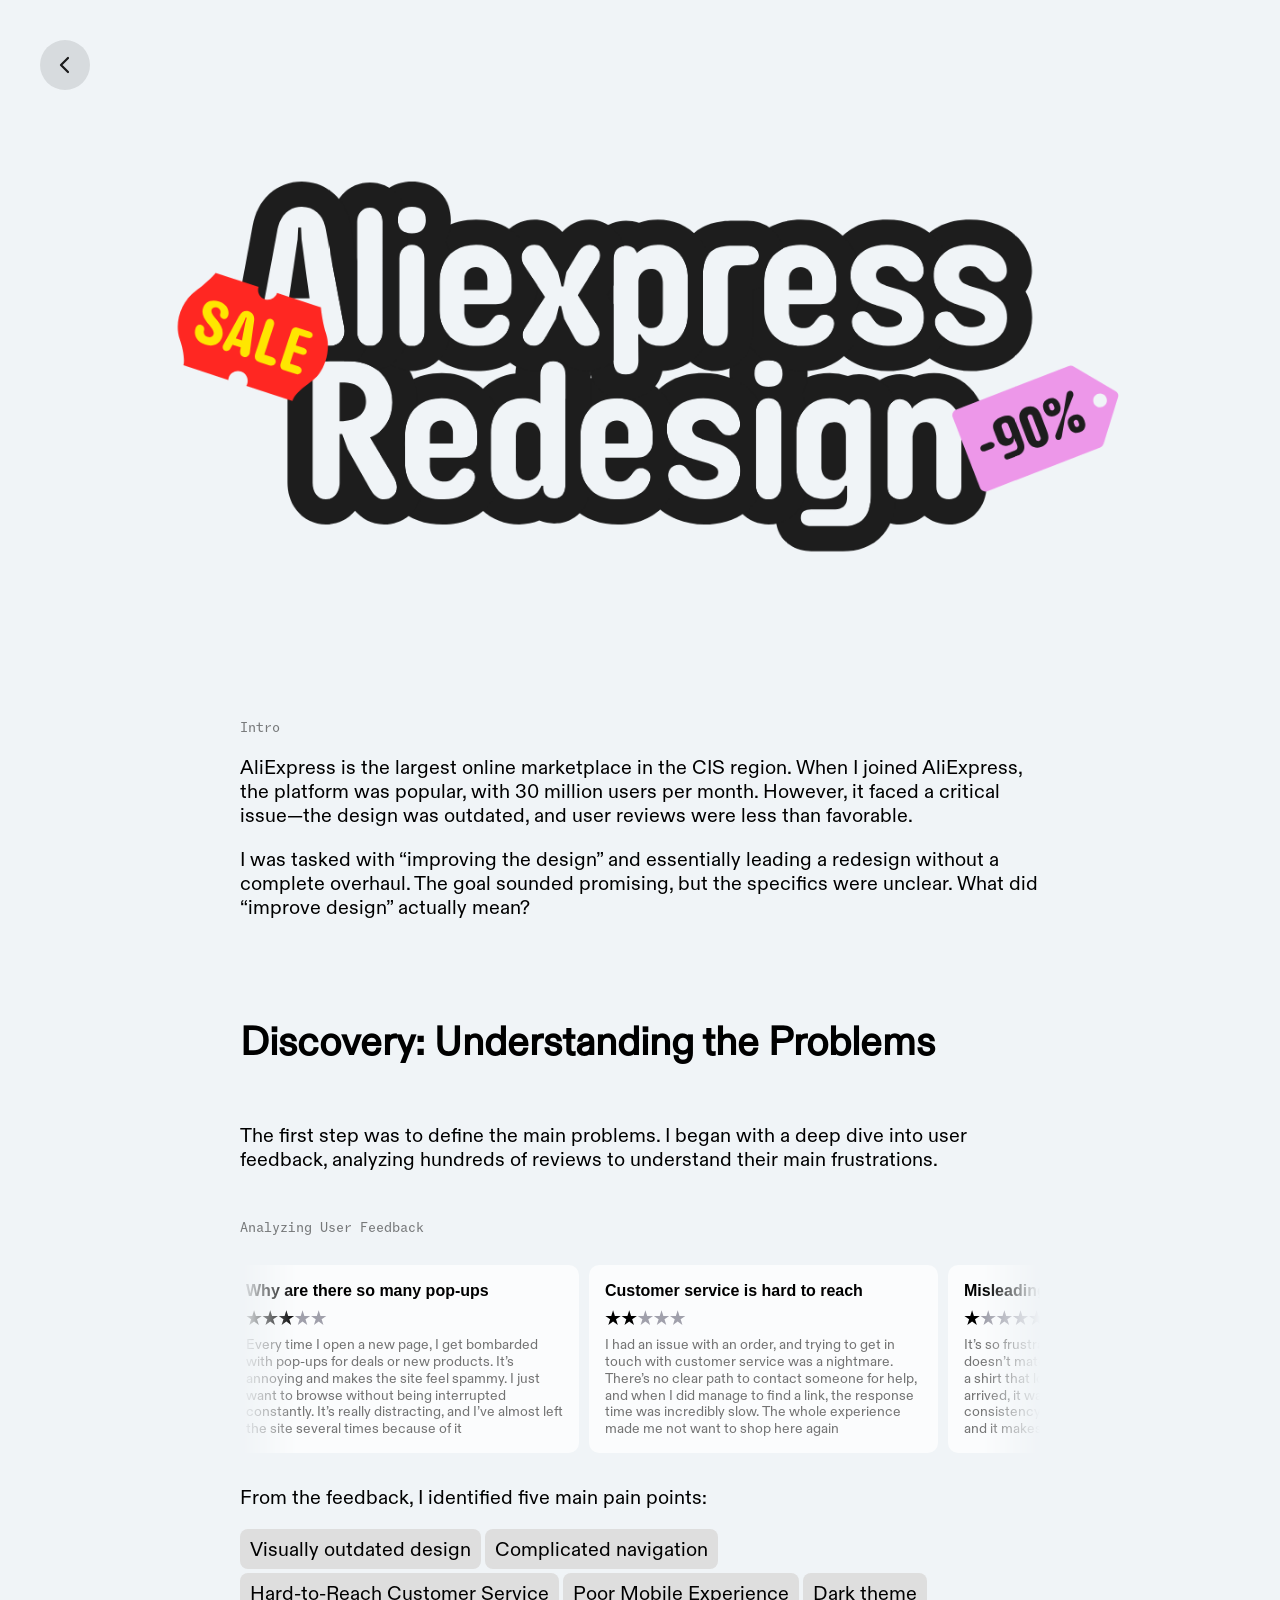
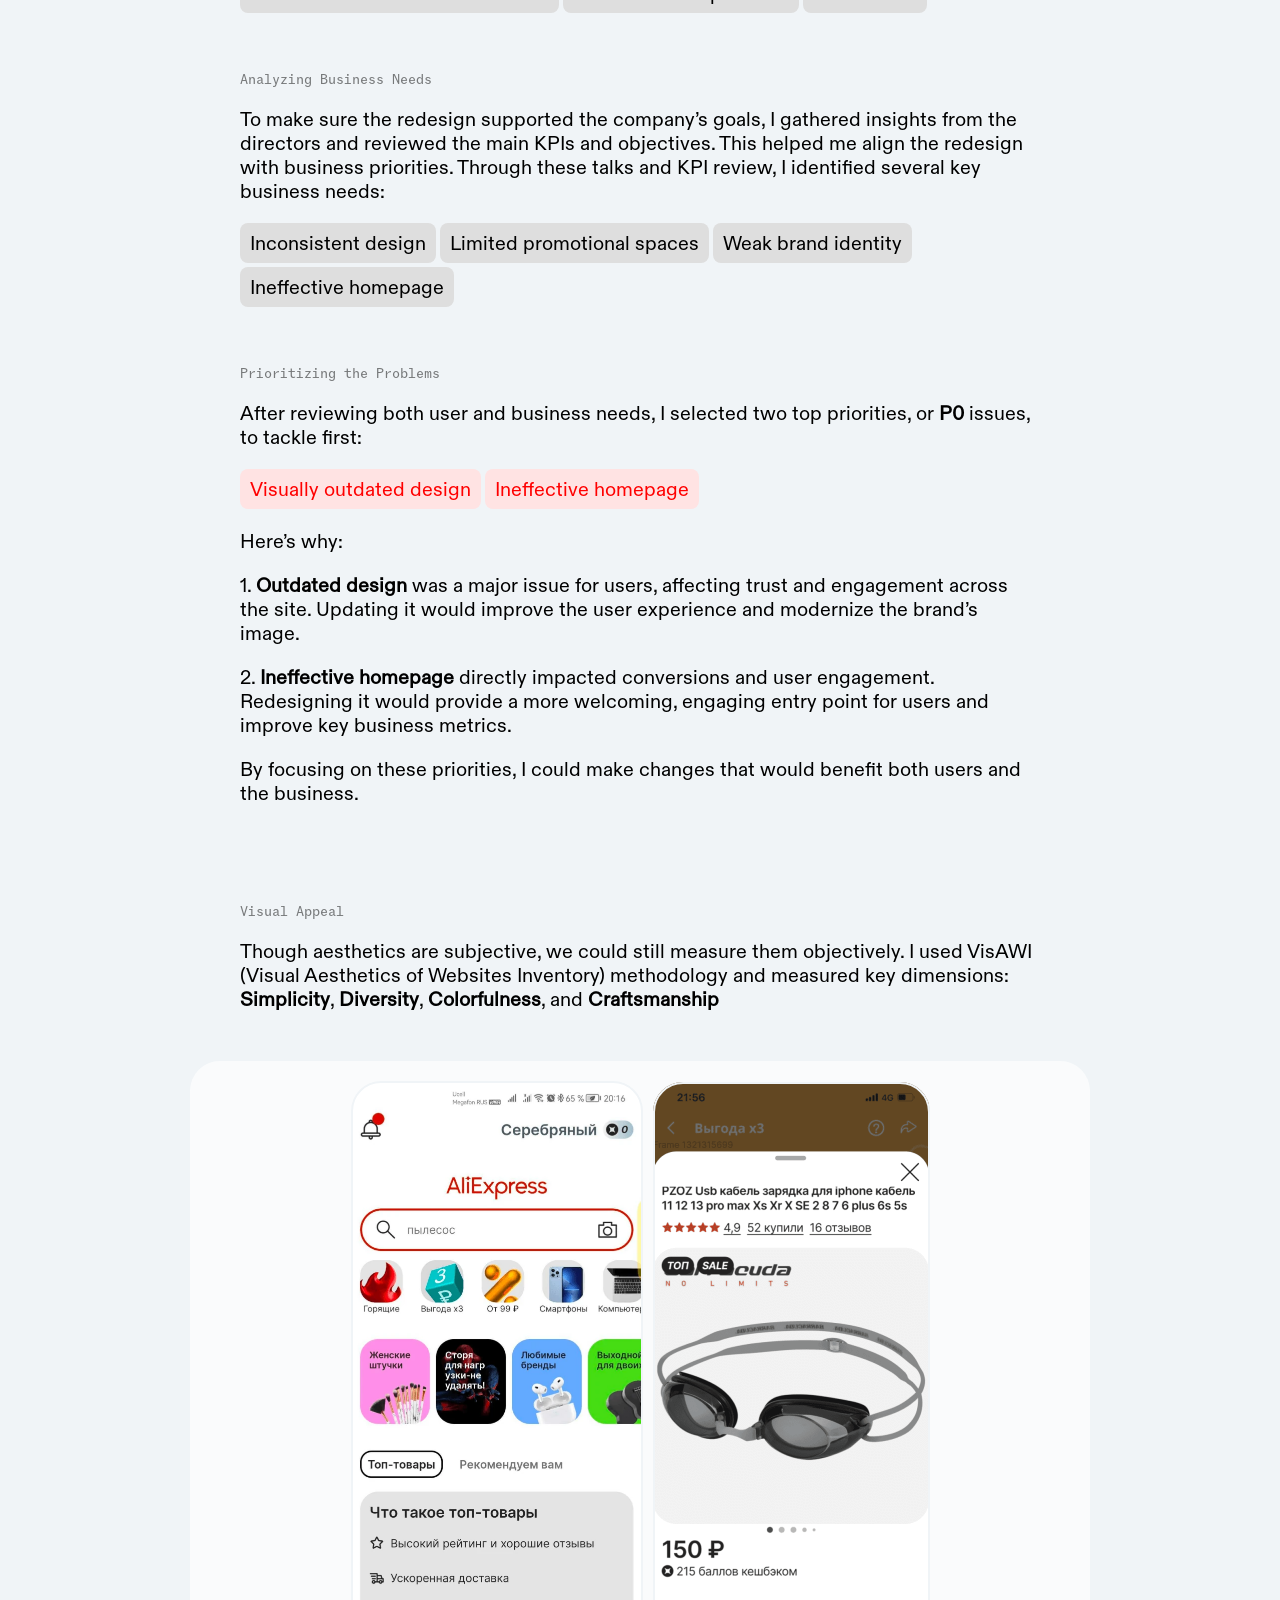
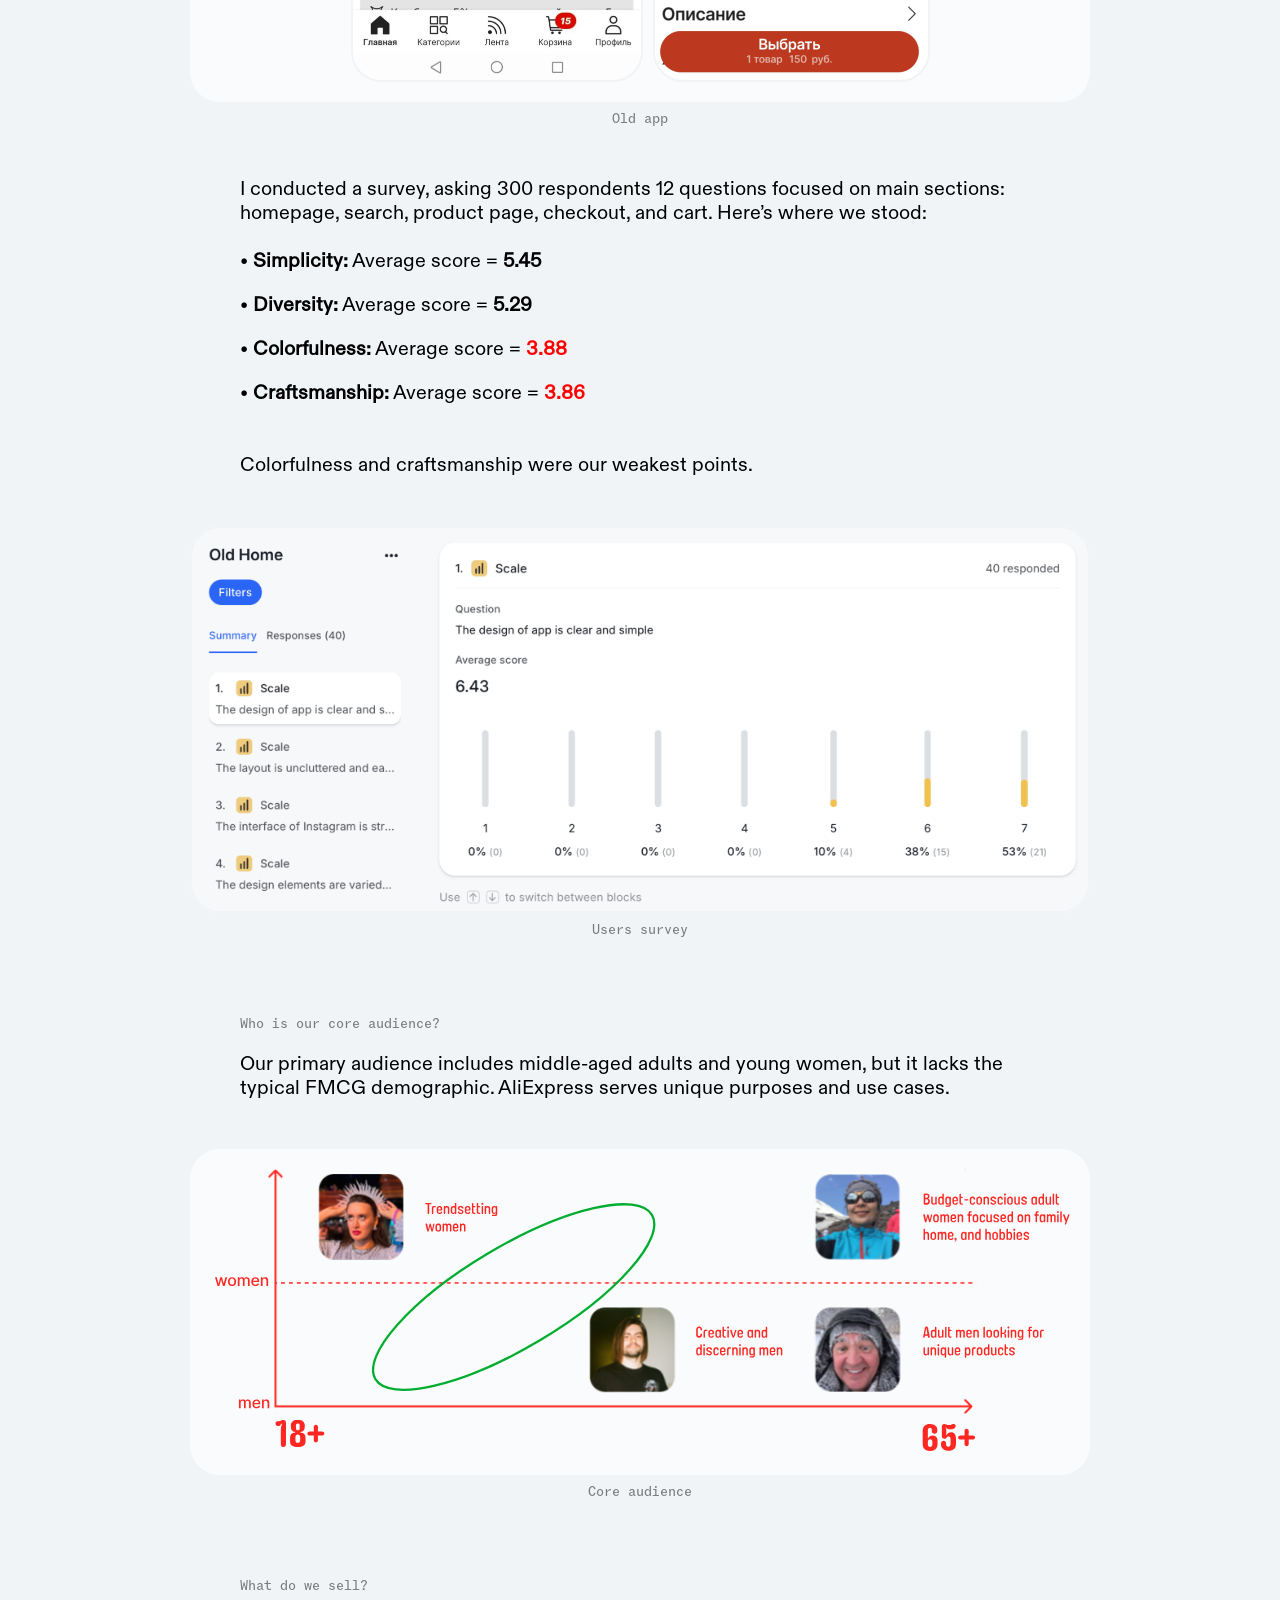
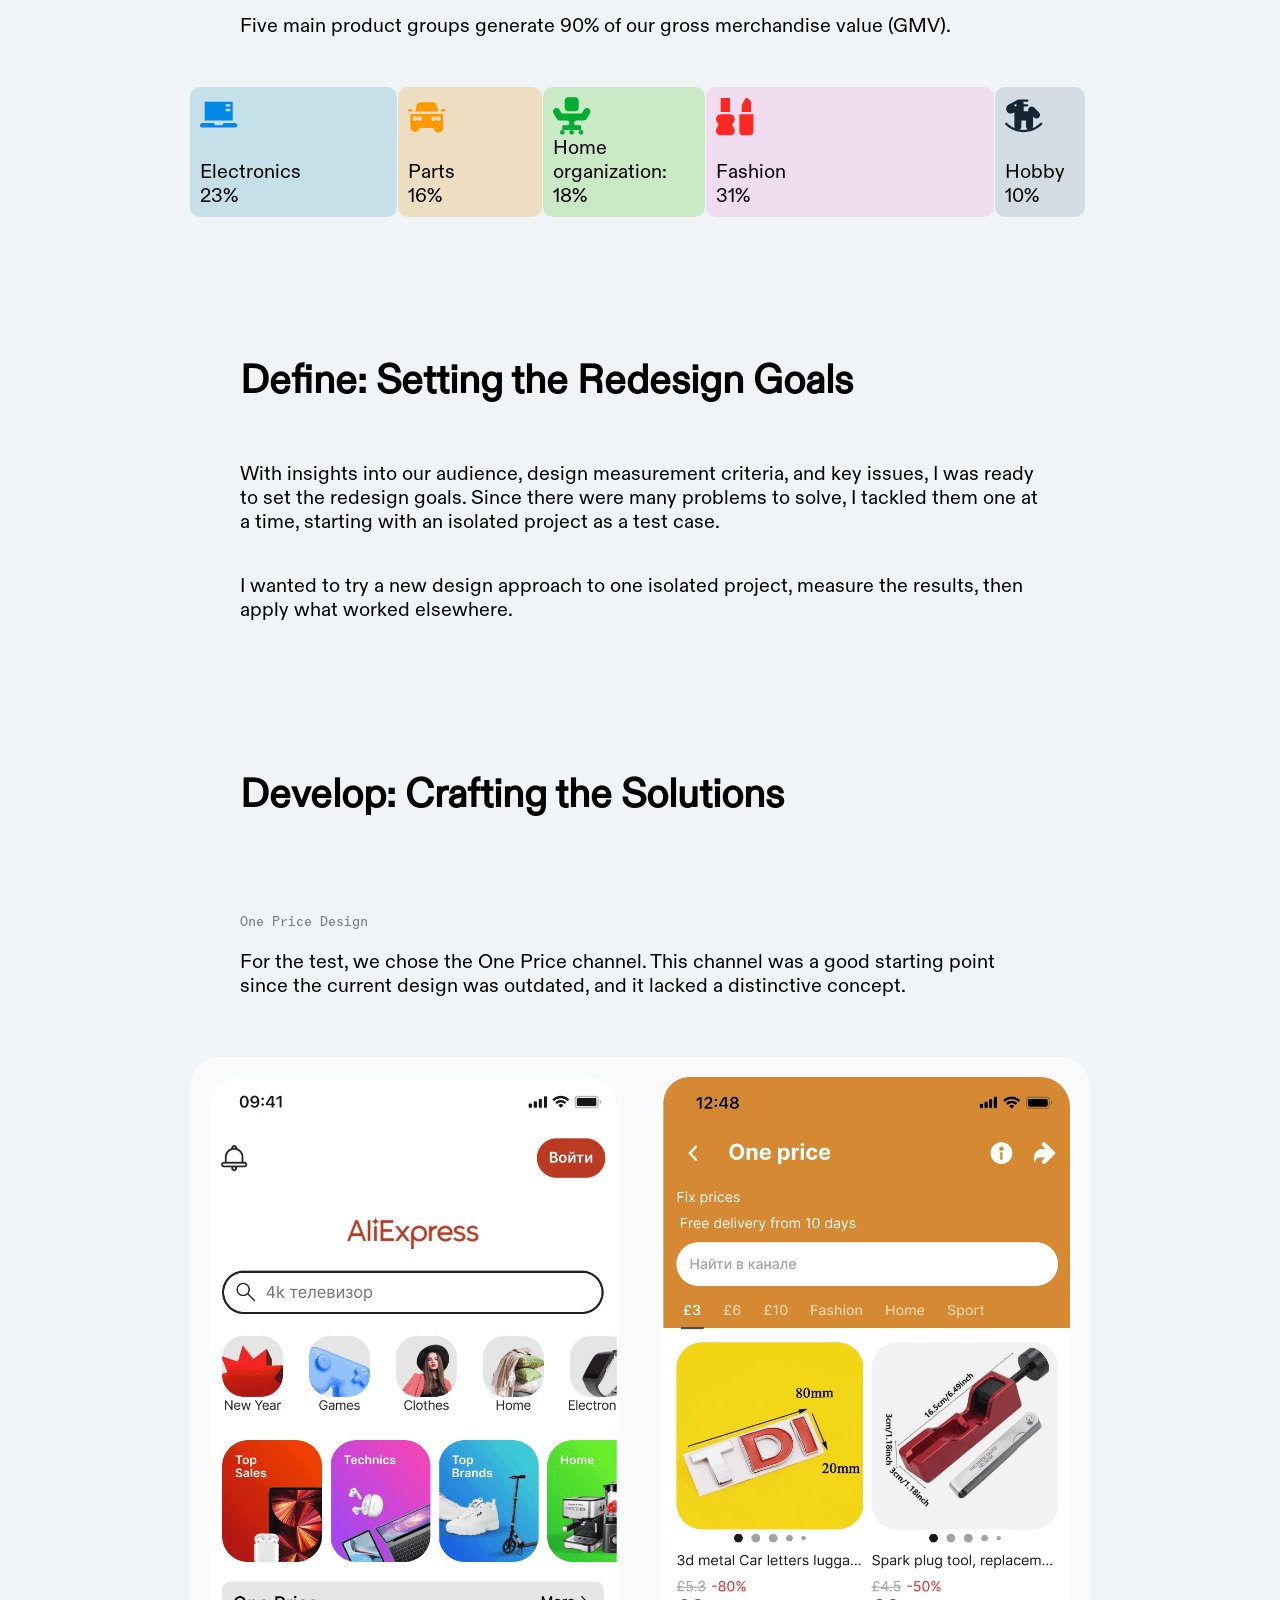
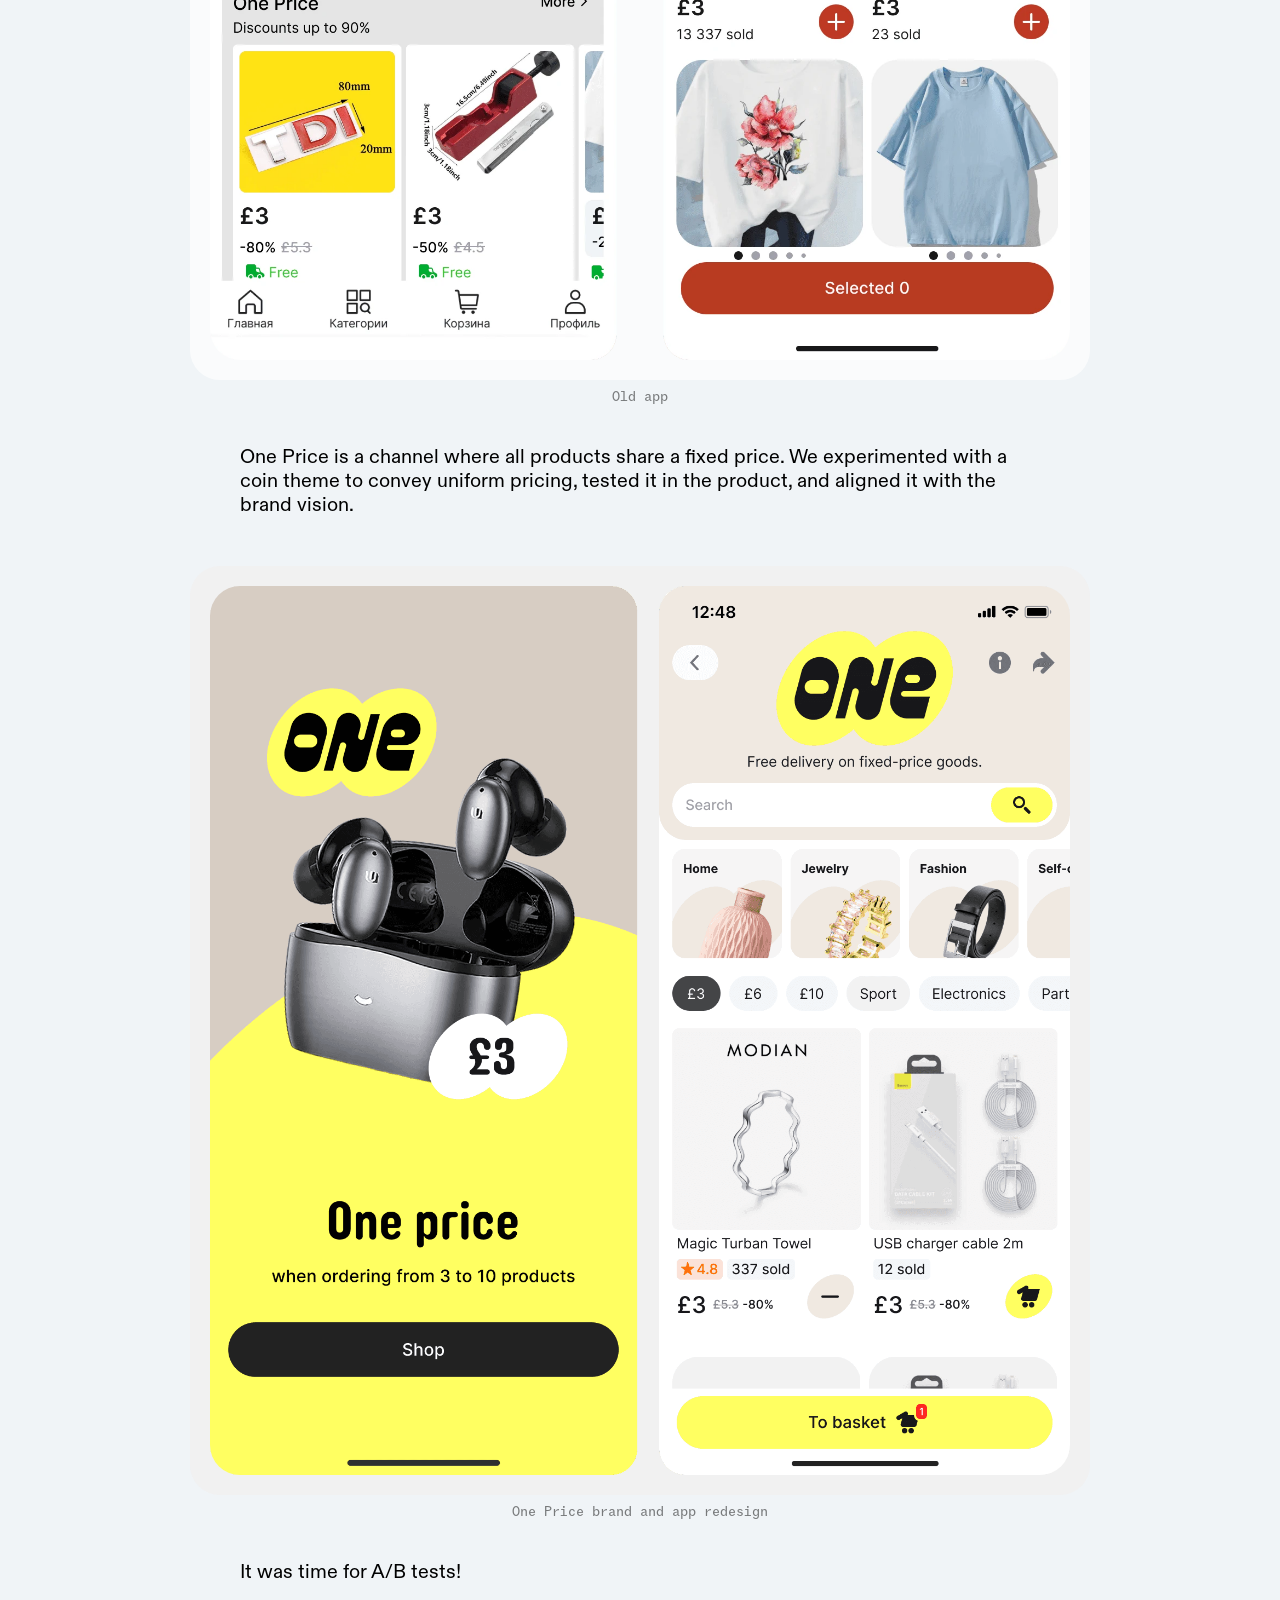
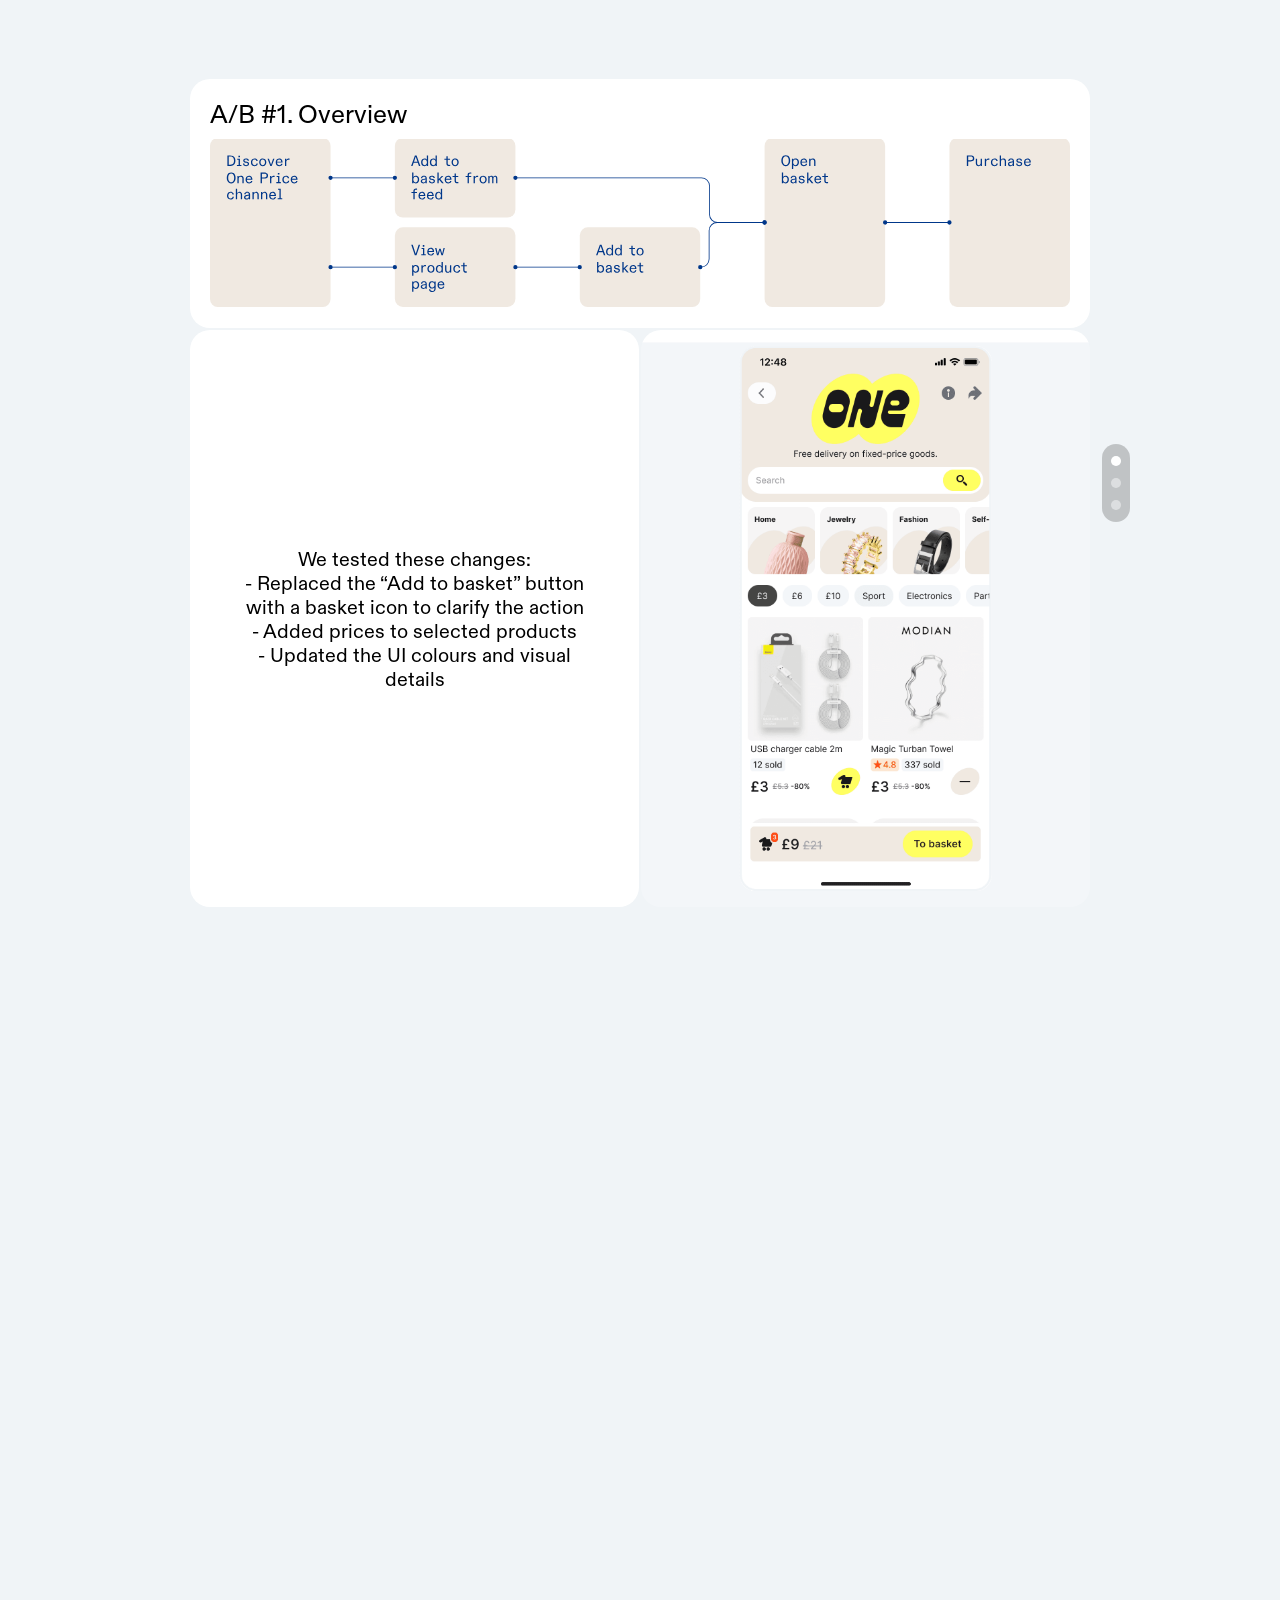
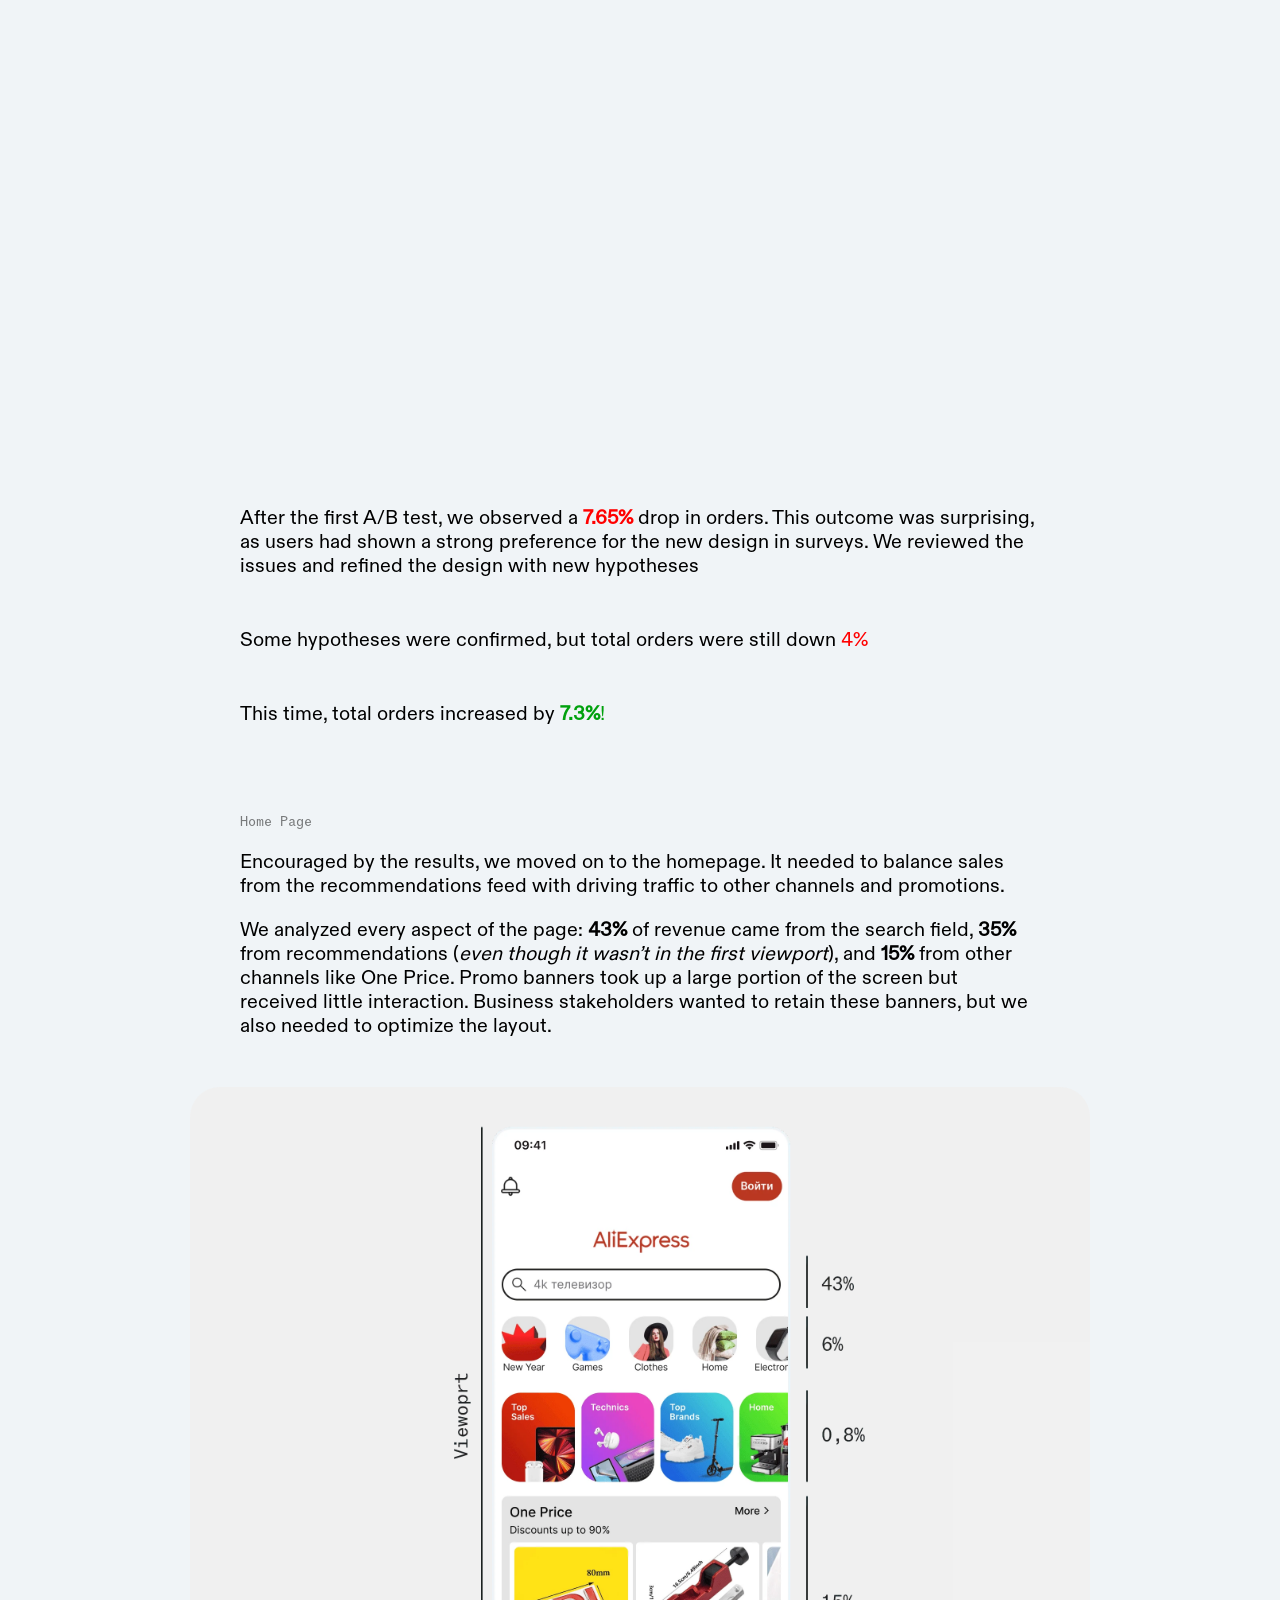
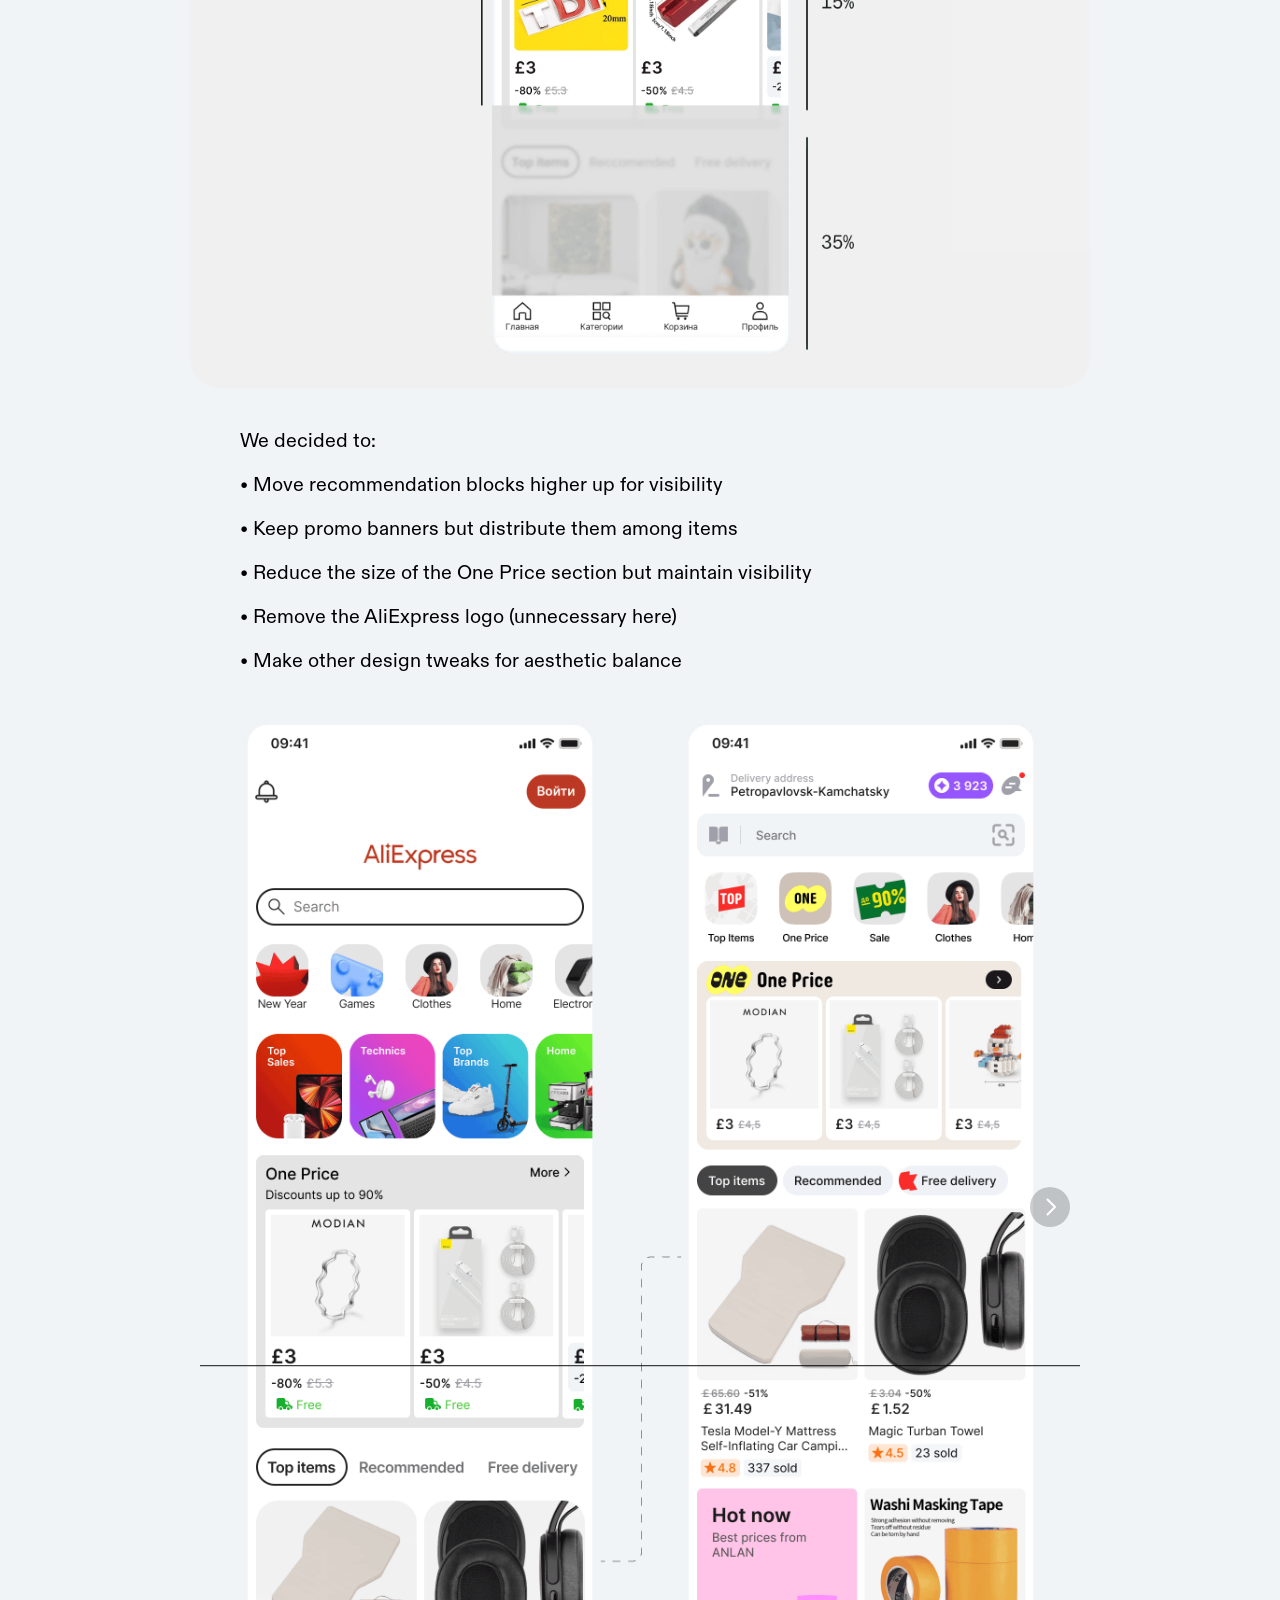
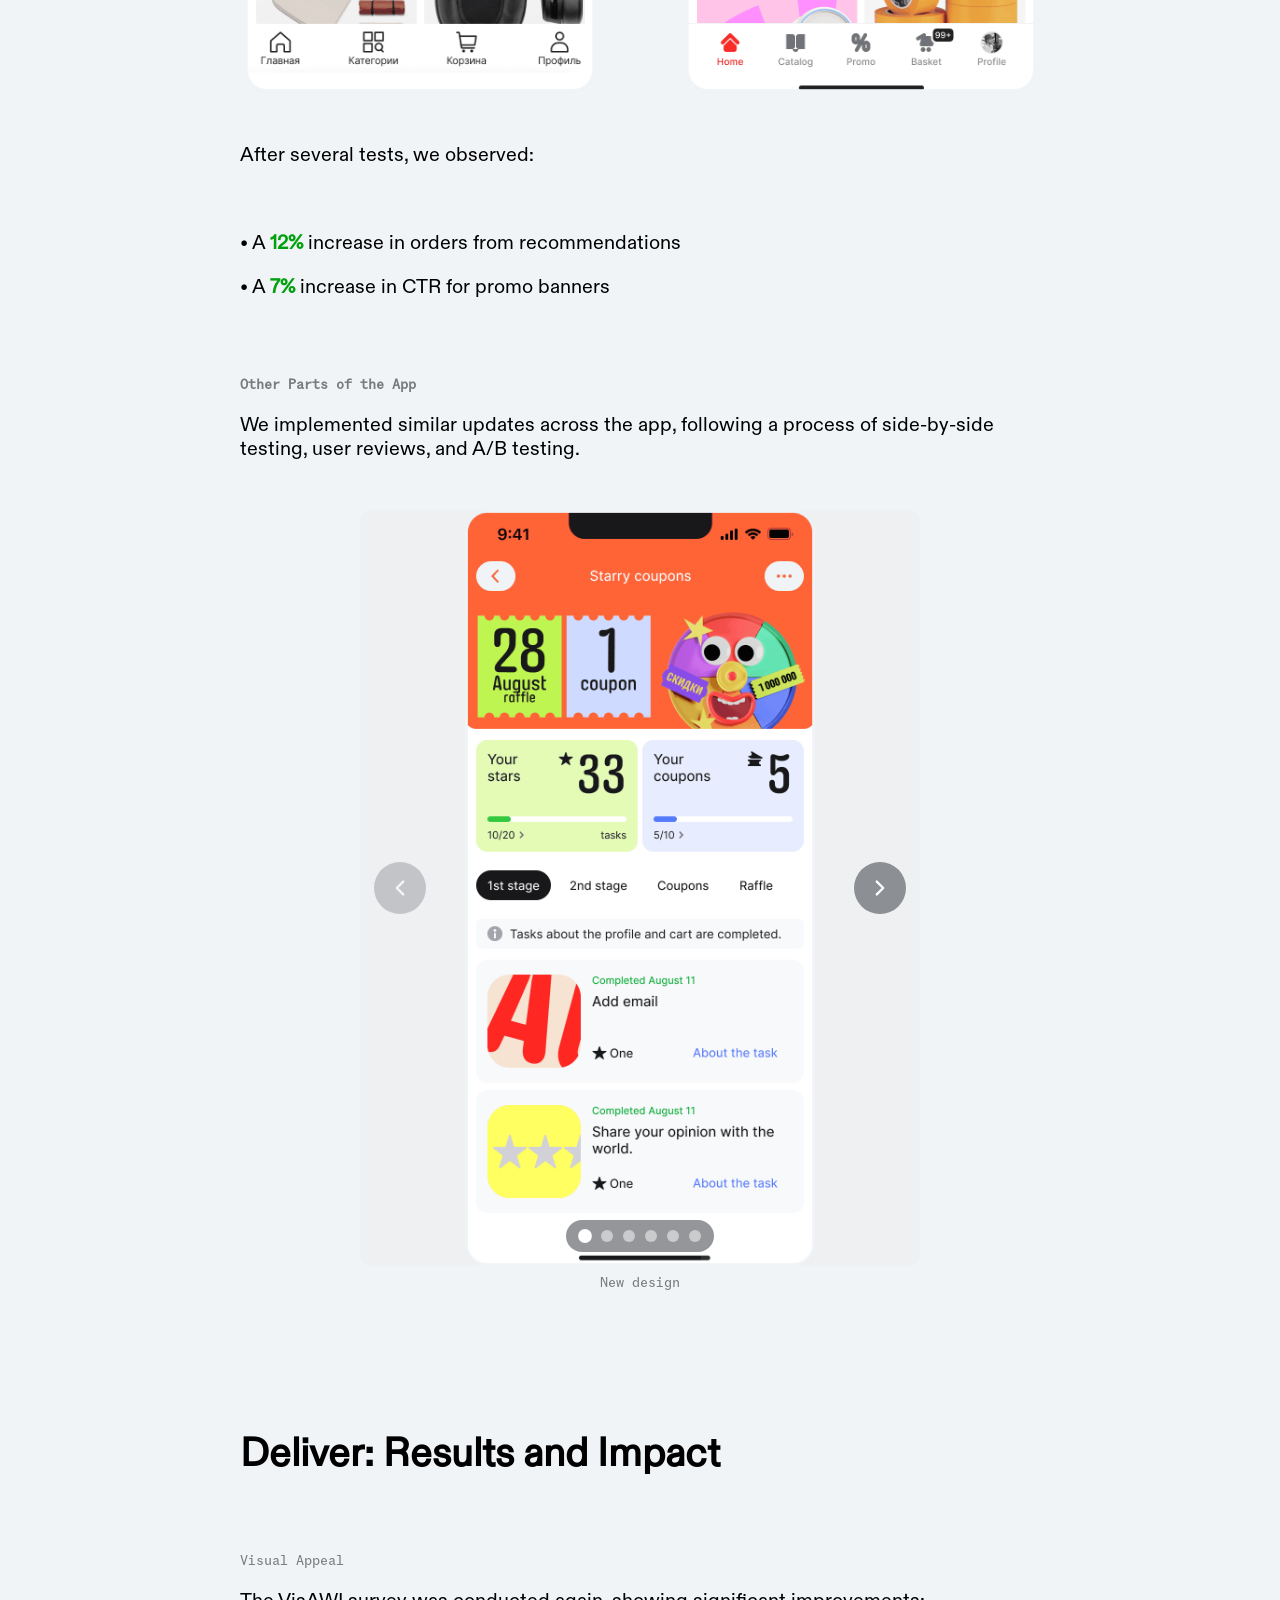
<file: portfolio/aliexpress/index.html>
<!doctype html>

<html lang="en">
<head>
    <meta charset="utf-8">
    
    
    
    <!-- Start of headStart -->
    
    <!-- End of headStart -->
    <meta name="viewport" content="width=device-width">
    <title>AliExpress | Sasha Kalashnikov</title>
    <meta name="description" content="AliExpress Redesign">

    <link href="../../assets/favicon.png" rel="icon" media="(prefers-color-scheme: light)">
    <link href="../../assets/favicon.png" rel="icon" media="(prefers-color-scheme: dark)">
    <link rel="apple-touch-icon" href="../../assets/favicon.png">
    <!-- Open Graph / Facebook -->
    <meta property="og:type" content="website">
    <meta property="og:title" content="AliExpress">
    <meta property="og:description" content="AliExpress Redesign">
    <meta property="og:image" content="https://www.sashakalashnikov.com/assets/og-image.png">
    <!-- Twitter -->
    <meta name="twitter:card" content="summary_large_image">
    <meta name="twitter:title" content="AliExpress">
    <meta name="twitter:description" content="AliExpress Redesign">
    <meta name="twitter:image" content="https://www.sashakalashnikov.com/assets/og-image.png">
    
    <!-- Global site tag (gtag.js) - Google Analytics -->
    <script async src="https://www.googletagmanager.com/gtag/js?id=G-327163735"></script>
    <script>
      window.dataLayer = window.dataLayer || [];
      function gtag(){window.dataLayer.push(arguments);}
      gtag('js', new Date());
      gtag('config', 'G-327163735');
    </script>
    
    
    <meta name="robots" content="max-image-preview:large"><link rel="canonical" href="https://www.sashakalashnikov.com/portfolio/aliexpress"><meta property="og:url" content="https://www.sashakalashnikov.com/portfolio/aliexpress"><style data-breakpoint-css>@media(min-width: 1200px){.hidden-desktop{display:none!important}}@media(min-width: 810px) and (max-width: 1199px){.hidden-tablet{display:none!important}}@media(max-width: 809px){.hidden-mobile{display:none!important}}</style><style data-css-ssr-minified data-components="s-lib-cursors-host s-RrXOE s-yLhZd s-P6MSK PropertyOverrides s-dqu5o s-2AxWj s-C67hV s-pPF6q s-4u6Kn s-QXxAJ s-MDolf s-f8wKq s-fLkDK s-ZA1na s-5ft1Q s-1SqeR">html,body,#main{margin:0;padding:0;box-sizing:border-box}:root{-webkit-font-smoothing:antialiased;-moz-osx-font-smoothing:grayscale}*{box-sizing:border-box;-webkit-font-smoothing:inherit}h1,h2,h3,h4,h5,h6,p,figure{margin:0}body,input,textarea,select,button{font-size:12px;font-family:sans-serif}body{--color-sand: rgb(208, 201, 188);--color-text-secondary: rgba(255, 255, 255, .7);--color-bg-subtle: rgb(240, 244, 247);--color-red: rgb(255, 0, 0);--color-green: rgb(0, 161, 13);--color-white: rgb(255, 255, 255);--color-black: rgb(0, 0, 0);--color-blue: rgb(0, 55, 138)}@font-face{font-family:ABC ROM Mono Unlicensed Trial Regular;src:url(../../assets/fonts/inter/IUXx8Qpwz4h6KUwhA8fV5OhSscQ.woff2);font-display:swap}@font-face{font-family:ABC Diatype Unlicensed Trial Regular;src:url(../../assets/fonts/inter/W6xxsLFHk7Z9R7quDJQAnVO9kQ.woff2);font-display:swap}@font-face{font-family:Inter;src:url(../../assets/fonts/inter/5vvr9Vy74if2I6bQbJvbw7SY1pQ.woff2);font-display:swap;font-style:normal;font-weight:400;unicode-range:U+0460-052F,U+1C80-1C88,U+20B4,U+2DE0-2DFF,U+A640-A69F,U+FE2E-FE2F}@font-face{font-family:Inter;src:url(../../assets/fonts/inter/EOr0mi4hNtlgWNn9if640EZzXCo.woff2);font-display:swap;font-style:normal;font-weight:400;unicode-range:U+0301,U+0400-045F,U+0490-0491,U+04B0-04B1,U+2116}@font-face{font-family:Inter;src:url(../../assets/fonts/inter/Y9k9QrlZAqio88Klkmbd8VoMQc.woff2);font-display:swap;font-style:normal;font-weight:400;unicode-range:U+1F00-1FFF}@font-face{font-family:Inter;src:url(../../assets/fonts/inter/OYrD2tBIBPvoJXiIHnLoOXnY9M.woff2);font-display:swap;font-style:normal;font-weight:400;unicode-range:U+0370-03FF}@font-face{font-family:Inter;src:url(../../assets/fonts/inter/JeYwfuaPfZHQhEG8U5gtPDZ7WQ.woff2);font-display:swap;font-style:normal;font-weight:400;unicode-range:U+0100-024F,U+0259,U+1E00-1EFF,U+2020,U+20A0-20AB,U+20AD-20CF,U+2113,U+2C60-2C7F,U+A720-A7FF}@font-face{font-family:Inter;src:url(../../assets/fonts/inter/vQyevYAyHtARFwPqUzQGpnDs.woff2);font-display:swap;font-style:normal;font-weight:400;unicode-range:U+0000-00FF,U+0131,U+0152-0153,U+02BB-02BC,U+02C6,U+02DA,U+02DC,U+2000-206F,U+2074,U+20AC,U+2122,U+2191,U+2193,U+2212,U+2215,U+FEFF,U+FFFD}@font-face{font-family:Inter;src:url(../../assets/fonts/inter/b6Y37FthZeALduNqHicBT6FutY.woff2);font-display:swap;font-style:normal;font-weight:400;unicode-range:U+0102-0103,U+0110-0111,U+0128-0129,U+0168-0169,U+01A0-01A1,U+01AF-01B0,U+1EA0-1EF9,U+20AB}@font-face{font-family:Inter;src:url(../../assets/fonts/inter/DpPBYI0sL4fYLgAkX8KXOPVt7c.woff2);font-display:swap;font-style:normal;font-weight:700;unicode-range:U+0460-052F,U+1C80-1C88,U+20B4,U+2DE0-2DFF,U+A640-A69F,U+FE2E-FE2F}@font-face{font-family:Inter;src:url(../../assets/fonts/inter/4RAEQdEOrcnDkhHiiCbJOw92Lk.woff2);font-display:swap;font-style:normal;font-weight:700;unicode-range:U+0301,U+0400-045F,U+0490-0491,U+04B0-04B1,U+2116}@font-face{font-family:Inter;src:url(../../assets/fonts/inter/1K3W8DizY3v4emK8Mb08YHxTbs.woff2);font-display:swap;font-style:normal;font-weight:700;unicode-range:U+1F00-1FFF}@font-face{font-family:Inter;src:url(../../assets/fonts/inter/tUSCtfYVM1I1IchuyCwz9gDdQ.woff2);font-display:swap;font-style:normal;font-weight:700;unicode-range:U+0370-03FF}@font-face{font-family:Inter;src:url(../../assets/fonts/inter/VgYFWiwsAC5OYxAycRXXvhze58.woff2);font-display:swap;font-style:normal;font-weight:700;unicode-range:U+0100-024F,U+0259,U+1E00-1EFF,U+2020,U+20A0-20AB,U+20AD-20CF,U+2113,U+2C60-2C7F,U+A720-A7FF}@font-face{font-family:Inter;src:url(../../assets/fonts/inter/DXD0Q7LSl7HEvDzucnyLnGBHM.woff2);font-display:swap;font-style:normal;font-weight:700;unicode-range:U+0000-00FF,U+0131,U+0152-0153,U+02BB-02BC,U+02C6,U+02DA,U+02DC,U+2000-206F,U+2074,U+20AC,U+2122,U+2191,U+2193,U+2212,U+2215,U+FEFF,U+FFFD}@font-face{font-family:Inter;src:url(../../assets/fonts/inter/GIryZETIX4IFypco5pYZONKhJIo.woff2);font-display:swap;font-style:normal;font-weight:700;unicode-range:U+0102-0103,U+0110-0111,U+0128-0129,U+0168-0169,U+01A0-01A1,U+01AF-01B0,U+1EA0-1EF9,U+20AB}@font-face{font-family:Inter;src:url(../../assets/fonts/inter/H89BbHkbHDzlxZzxi8uPzTsp90.woff2);font-display:swap;font-style:italic;font-weight:700;unicode-range:U+0460-052F,U+1C80-1C88,U+20B4,U+2DE0-2DFF,U+A640-A69F,U+FE2E-FE2F}@font-face{font-family:Inter;src:url(../../assets/fonts/inter/u6gJwDuwB143kpNK1T1MDKDWkMc.woff2);font-display:swap;font-style:italic;font-weight:700;unicode-range:U+0301,U+0400-045F,U+0490-0491,U+04B0-04B1,U+2116}@font-face{font-family:Inter;src:url(../../assets/fonts/inter/43sJ6MfOPh1LCJt46OvyDuSbA6o.woff2);font-display:swap;font-style:italic;font-weight:700;unicode-range:U+1F00-1FFF}@font-face{font-family:Inter;src:url(../../assets/fonts/inter/wccHG0r4gBDAIRhfHiOlq6oEkqw.woff2);font-display:swap;font-style:italic;font-weight:700;unicode-range:U+0370-03FF}@font-face{font-family:Inter;src:url(../../assets/fonts/inter/WZ367JPwf9bRW6LdTHN8rXgSjw.woff2);font-display:swap;font-style:italic;font-weight:700;unicode-range:U+0100-024F,U+0259,U+1E00-1EFF,U+2020,U+20A0-20AB,U+20AD-20CF,U+2113,U+2C60-2C7F,U+A720-A7FF}@font-face{font-family:Inter;src:url(../../assets/fonts/inter/QxmhnWTzLtyjIiZcfaLIJ8EFBXU.woff2);font-display:swap;font-style:italic;font-weight:700;unicode-range:U+0000-00FF,U+0131,U+0152-0153,U+02BB-02BC,U+02C6,U+02DA,U+02DC,U+2000-206F,U+2074,U+20AC,U+2122,U+2191,U+2193,U+2212,U+2215,U+FEFF,U+FFFD}@font-face{font-family:Inter;src:url(../../assets/fonts/inter/2A4Xx7CngadFGlVV4xrO06OBHY.woff2);font-display:swap;font-style:italic;font-weight:700;unicode-range:U+0102-0103,U+0110-0111,U+0128-0129,U+0168-0169,U+01A0-01A1,U+01AF-01B0,U+1EA0-1EF9,U+20AB}@font-face{font-family:Inter;src:url(../../assets/fonts/inter/CfMzU8w2e7tHgF4T4rATMPuWosA.woff2);font-display:swap;font-style:italic;font-weight:400;unicode-range:U+0460-052F,U+1C80-1C88,U+20B4,U+2DE0-2DFF,U+A640-A69F,U+FE2E-FE2F}@font-face{font-family:Inter;src:url(../../assets/fonts/inter/867QObYax8ANsfX4TGEVU9YiCM.woff2);font-display:swap;font-style:italic;font-weight:400;unicode-range:U+0301,U+0400-045F,U+0490-0491,U+04B0-04B1,U+2116}@font-face{font-family:Inter;src:url(../../assets/fonts/inter/Oyn2ZbENFdnW7mt2Lzjk1h9Zb9k.woff2);font-display:swap;font-style:italic;font-weight:400;unicode-range:U+1F00-1FFF}@font-face{font-family:Inter;src:url(../../assets/fonts/inter/cdAe8hgZ1cMyLu9g005pAW3xMo.woff2);font-display:swap;font-style:italic;font-weight:400;unicode-range:U+0370-03FF}@font-face{font-family:Inter;src:url(../../assets/fonts/inter/DOfvtmE1UplCq161m6Hj8CSQYg.woff2);font-display:swap;font-style:italic;font-weight:400;unicode-range:U+0100-024F,U+0259,U+1E00-1EFF,U+2020,U+20A0-20AB,U+20AD-20CF,U+2113,U+2C60-2C7F,U+A720-A7FF}@font-face{font-family:Inter;src:url(../../assets/fonts/inter/vFzuJY0c65av44uhEKB6vyjFMg.woff2);font-display:swap;font-style:italic;font-weight:400;unicode-range:U+0000-00FF,U+0131,U+0152-0153,U+02BB-02BC,U+02C6,U+02DA,U+02DC,U+2000-206F,U+2074,U+20AC,U+2122,U+2191,U+2193,U+2212,U+2215,U+FEFF,U+FFFD}@font-face{font-family:Inter;src:url(../../assets/fonts/inter/tKtBcDnBMevsEEJKdNGhhkLzYo.woff2);font-display:swap;font-style:italic;font-weight:400;unicode-range:U+0102-0103,U+0110-0111,U+0128-0129,U+0168-0169,U+01A0-01A1,U+01AF-01B0,U+1EA0-1EF9,U+20AB}@font-face{font-family:ABC ROM Mono Unlicensed Trial Regular Placeholder;src:local("Arial");ascent-override:76.39%;descent-override:27.61%;line-gap-override:0%;size-adjust:127.11%}@font-face{font-family:ABC Diatype Unlicensed Trial Regular Placeholder;src:local("Arial");ascent-override:97.41%;descent-override:26.97%;line-gap-override:0%;size-adjust:99.38%}@font-face{font-family:Inter Placeholder;src:local("Arial");ascent-override:89.79%;descent-override:22.36%;line-gap-override:0%;size-adjust:107.89%}body{--sk-will-change-override: none}@supports (background: -webkit-named-image(i)) and (not (grid-template-rows: subgrid)){body{--sk-will-change-override: transform}}[data-component-type]{position:absolute}[data-component-type=Text]{cursor:inherit}[data-component-text-autosized] *{white-space:pre}[data-component-type=Text]>*{text-align:var(--sk-text-alignment, start)}[data-component-type=Text] span span,[data-component-type=Text] p span,[data-component-type=Text] h1 span,[data-component-type=Text] h2 span,[data-component-type=Text] h3 span,[data-component-type=Text] h4 span,[data-component-type=Text] h5 span,[data-component-type=Text] h6 span{display:block}[data-component-type=Text] span span span,[data-component-type=Text] p span span,[data-component-type=Text] h1 span span,[data-component-type=Text] h2 span span,[data-component-type=Text] h3 span span,[data-component-type=Text] h4 span span,[data-component-type=Text] h5 span span,[data-component-type=Text] h6 span span{display:unset}[data-component-type=Text] div div span,[data-component-type=Text] a div span,[data-component-type=Text] span span span,[data-component-type=Text] p span span,[data-component-type=Text] h1 span span,[data-component-type=Text] h2 span span,[data-component-type=Text] h3 span span,[data-component-type=Text] h4 span span,[data-component-type=Text] h5 span span,[data-component-type=Text] h6 span span,[data-component-type=Text] a{font-family:var(--font-family);font-style:var(--font-style);font-weight:min(calc(var(--sk-font-weight-increase, 0) + var(--font-weight, 400)),900);color:var(--text-color);letter-spacing:var(--letter-spacing);font-size:var(--font-size);text-transform:var(--text-transform);text-decoration:var(--text-decoration);line-height:var(--line-height)}[data-component-type=Text] div div span,[data-component-type=Text] a div span,[data-component-type=Text] span span span,[data-component-type=Text] p span span,[data-component-type=Text] h1 span span,[data-component-type=Text] h2 span span,[data-component-type=Text] h3 span span,[data-component-type=Text] h4 span span,[data-component-type=Text] h5 span span,[data-component-type=Text] h6 span span,[data-component-type=Text] a{--font-family: var(--sk-font-family);--font-style: var(--sk-font-style);--font-weight: var(--sk-font-weight);--text-color: var(--sk-text-color);--letter-spacing: var(--sk-letter-spacing);--font-size: var(--sk-font-size);--text-transform: var(--sk-text-transform);--text-decoration: var(--sk-text-decoration);--line-height: var(--sk-line-height)}[data-component-type=Text] a,[data-component-type=Text] a div span,[data-component-type=Text] a span span span,[data-component-type=Text] a p span span,[data-component-type=Text] a h1 span span,[data-component-type=Text] a h2 span span,[data-component-type=Text] a h3 span span,[data-component-type=Text] a h4 span span,[data-component-type=Text] a h5 span span,[data-component-type=Text] a h6 span span{--font-family: var(--sk-link-font-family, var(--sk-font-family));--font-style: var(--sk-link-font-style, var(--sk-font-style));--font-weight: var(--sk-link-font-weight, var(--sk-font-weight));--text-color: var(--sk-link-text-color, var(--sk-text-color));--font-size: var(--sk-link-font-size, var(--sk-font-size));--text-transform: var(--sk-link-text-transform, var(--sk-text-transform));--text-decoration: var(--sk-link-text-decoration, var(--sk-text-decoration))}[data-component-type=Text] a:hover,[data-component-type=Text] a div span:hover,[data-component-type=Text] a span span span:hover,[data-component-type=Text] a p span span:hover,[data-component-type=Text] a h1 span span:hover,[data-component-type=Text] a h2 span span:hover,[data-component-type=Text] a h3 span span:hover,[data-component-type=Text] a h4 span span:hover,[data-component-type=Text] a h5 span span:hover,[data-component-type=Text] a h6 span span:hover{--font-family: var(--sk-link-hover-font-family, var(--sk-link-font-family, var(--sk-font-family)));--font-style: var(--sk-link-hover-font-style, var(--sk-link-font-style, var(--sk-font-style)));--font-weight: var(--sk-link-hover-font-weight, var(--sk-link-font-weight, var(--sk-font-weight)));--text-color: var(--sk-link-hover-text-color, var(--sk-link-text-color, var(--sk-text-color)));--font-size: var(--sk-link-hover-font-size, var(--sk-link-font-size, var(--sk-font-size)));--text-transform: var(--sk-link-hover-text-transform, var(--sk-link-text-transform, var(--sk-text-transform)));--text-decoration: var(--sk-link-hover-text-decoration, var(--sk-link-text-decoration, var(--sk-text-decoration)))}[data-component-type=Text].isCurrent a,[data-component-type=Text].isCurrent a div span,[data-component-type=Text].isCurrent a span span span,[data-component-type=Text].isCurrent a p span span,[data-component-type=Text].isCurrent a h1 span span,[data-component-type=Text].isCurrent a h2 span span,[data-component-type=Text].isCurrent a h3 span span,[data-component-type=Text].isCurrent a h4 span span,[data-component-type=Text].isCurrent a h5 span span,[data-component-type=Text].isCurrent a h6 span span{--font-family: var(--sk-link-current-font-family, var(--sk-link-font-family, var(--sk-font-family)));--font-style: var(--sk-link-current-font-style, var(--sk-link-font-style, var(--sk-font-style)));--font-weight: var(--sk-link-current-font-weight, var(--sk-link-font-weight, var(--sk-font-weight)));--text-color: var(--sk-link-current-text-color, var(--sk-link-text-color, var(--sk-text-color)));--font-size: var(--sk-link-current-font-size, var(--sk-link-font-size, var(--sk-font-size)));--text-transform: var(--sk-link-current-text-transform, var(--sk-link-text-transform, var(--sk-text-transform)));--text-decoration: var(--sk-link-current-text-decoration, var(--sk-link-text-decoration, var(--sk-text-decoration)))}p.s-text,div.s-text,figure.s-text,h1.s-text,h2.s-text,h3.s-text,h4.s-text,h5.s-text,h6.s-text,ol.s-text,ul.s-text{margin:0;padding:0}p.s-text,div.s-text,h1.s-text,h2.s-text,h3.s-text,h4.s-text,h5.s-text,h6.s-text,li.s-text,ol.s-text,ul.s-text,span.s-text:not([data-text-fill]){font-family:var(--sk-blockquote-font-family, var(--sk-font-family, Inter, Inter Placeholder, sans-serif));font-style:var(--sk-blockquote-font-style, var(--sk-font-style, normal));font-weight:var(--sk-blockquote-font-weight, var(--sk-font-weight, 400));color:var(--sk-blockquote-text-color, var(--sk-text-color, #000));font-size:calc(var(--sk-blockquote-font-size, var(--sk-font-size, 16px)) * var(--sk-font-size-scale, 1));letter-spacing:var(--sk-blockquote-letter-spacing, var(--sk-letter-spacing, 0));text-transform:var(--sk-blockquote-text-transform, var(--sk-text-transform, none));text-decoration:var(--sk-blockquote-text-decoration, var(--sk-text-decoration, none));line-height:var(--sk-blockquote-line-height, var(--sk-line-height, 1.2em));text-align:var(--sk-blockquote-text-alignment, var(--sk-text-alignment, start));-webkit-text-stroke-width:var(--sk-text-stroke-width, initial);-webkit-text-stroke-color:var(--sk-text-stroke-color, initial);-moz-font-feature-settings:var(--sk-font-open-type-features, initial);-webkit-font-feature-settings:var(--sk-font-open-type-features, initial);font-feature-settings:var(--sk-font-open-type-features, initial);font-variation-settings:var(--sk-font-variation-axes, normal);text-wrap:var(--sk-text-wrap-override, var(--sk-text-wrap))}@supports not (color: color(display-p3 1 1 1)){p.s-text,div.s-text,h1.s-text,h2.s-text,h3.s-text,h4.s-text,h5.s-text,h6.s-text,li.s-text,ol.s-text,ul.s-text,span.s-text:not([data-text-fill]){color:var(--sk-blockquote-text-color-rgb, var(--sk-blockquote-text-color, var(--sk-text-color-rgb, var(--sk-text-color, #000))));-webkit-text-stroke-color:var(--sk-text-stroke-color-rgb, var(--sk-text-stroke-color, initial))}}.s-fit-text .s-text{white-space:nowrap;white-space-collapse:preserve}strong.s-text{font-family:var(--sk-blockquote-font-family-bold, var(--sk-font-family-bold));font-style:var(--sk-blockquote-font-style-bold, var(--sk-font-style-bold));font-weight:var(--sk-blockquote-font-weight-bold, var(--sk-font-weight-bold, bolder));font-variation-settings:var(--sk-blockquote-font-variation-axes-bold, var(--sk-font-variation-axes-bold))}em.s-text{font-family:var(--sk-blockquote-font-family-italic, var(--sk-font-family-italic));font-style:var(--sk-blockquote-font-style-italic, var(--sk-font-style-italic, italic));font-weight:var(--sk-blockquote-font-weight-italic, var(--sk-font-weight-italic));font-variation-settings:var(--sk-blockquote-font-variation-axes-italic, var(--sk-font-variation-axes-italic))}em.s-text>strong.s-text{font-family:var(--sk-blockquote-font-family-bold-italic, var(--sk-font-family-bold-italic));font-style:var(--sk-blockquote-font-style-bold-italic, var(--sk-font-style-bold-italic, italic));font-weight:var(--sk-blockquote-font-weight-bold-italic, var(--sk-font-weight-bold-italic, bolder));font-variation-settings:var(--sk-blockquote-font-variation-axes-bold-italic, var(--sk-font-variation-axes-bold-italic))}p.s-text:not(:first-child),div.s-text:not(:first-child),h1.s-text:not(:first-child),h2.s-text:not(:first-child),h3.s-text:not(:first-child),h4.s-text:not(:first-child),h5.s-text:not(:first-child),h6.s-text:not(:first-child),ol.s-text:not(:first-child),ul.s-text:not(:first-child),blockquote.s-text:not(:first-child),table.s-text:not(:first-child),figure.s-text:not(:first-child),.s-image.s-text:not(:first-child){margin-top:var(--sk-blockquote-paragraph-spacing, var(--sk-paragraph-spacing, 0))}li.s-text>ul.s-text:nth-child(2),li.s-text>ol.s-text:nth-child(2){margin-top:0}.s-text[data-text-fill]{display:inline-block;background-clip:text;-webkit-background-clip:text;-webkit-text-fill-color:transparent;padding:max(0em,calc(calc(1.3em - var(--sk-blockquote-line-height, var(--sk-line-height, 1.3em))) / 2));margin:min(0em,calc(calc(1.3em - var(--sk-blockquote-line-height, var(--sk-line-height, 1.3em))) / -2))}code.s-text,code.s-text span.s-text:not([data-text-fill]){font-family:var(--sk-code-font-family, var(--sk-font-family, Inter, Inter Placeholder, sans-serif));font-style:var(--sk-blockquote-font-style, var(--sk-code-font-style, var(--sk-font-style, normal)));font-weight:var(--sk-blockquote-font-weight, var(--sk-code-font-weight, var(--sk-font-weight, 400)));color:var(--sk-blockquote-text-color, var(--sk-code-text-color, var(--sk-text-color, #000)));font-size:calc(var(--sk-blockquote-font-size, var(--sk-font-size, 16px)) * var(--sk-font-size-scale, 1));letter-spacing:var(--sk-blockquote-letter-spacing, var(--sk-letter-spacing, 0));line-height:var(--sk-blockquote-line-height, var(--sk-line-height, 1.2em))}@supports not (color: color(display-p3 1 1 1)){code.s-text,code.s-text span.s-text:not([data-text-fill]){color:var(--sk-blockquote-text-color-rgb, var(--sk-blockquote-text-color, var(--sk-code-text-color-rgb, var(--sk-code-text-color, var(--sk-text-color-rgb, var(--sk-text-color, #000))))))}}blockquote.s-text{margin-block-start:initial;margin-block-end:initial;margin-inline-start:initial;margin-inline-end:initial;unicode-bidi:initial}a.s-text,a.s-text span.s-text:not([data-text-fill]),span.s-text[data-nested-link],span.s-text[data-nested-link] span.s-text:not([data-text-fill]){font-family:var(--sk-blockquote-font-family, var(--sk-link-font-family, var(--sk-font-family, Inter, Inter Placeholder, sans-serif)));font-style:var(--sk-blockquote-font-style, var(--sk-link-font-style, var(--sk-font-style, normal)));font-weight:var(--sk-blockquote-font-weight, var(--sk-link-font-weight, var(--sk-font-weight, 400)));color:var(--sk-blockquote-text-color, var(--sk-link-text-color, var(--sk-text-color, #000)));font-size:calc(var(--sk-blockquote-font-size, var(--sk-font-size, 16px)) * var(--sk-font-size-scale, 1));text-transform:var(--sk-blockquote-text-transform, var(--sk-link-text-transform, var(--sk-text-transform, none)));text-decoration:var(--sk-blockquote-text-decoration, var(--sk-link-text-decoration, var(--sk-text-decoration, none)));cursor:var(--sk-custom-cursors, pointer)}@supports not (color: color(display-p3 1 1 1)){a.s-text,a.s-text span.s-text:not([data-text-fill]),span.s-text[data-nested-link],span.s-text[data-nested-link] span.s-text:not([data-text-fill]){color:var(--sk-blockquote-text-color-rgb, var(--sk-blockquote-text-color, var(--sk-link-text-color-rgb, var(--sk-link-text-color, var(--sk-text-color-rgb, var(--sk-text-color, #000))))))}}code.s-text a.s-text,code.s-text a.s-text span.s-text:not([data-text-fill]),code.s-text span.s-text[data-nested-link],code.s-text span.s-text[data-nested-link] span.s-text:not([data-text-fill]){font-family:var(--sk-code-font-family, var(--sk-font-family, Inter, Inter Placeholder, sans-serif));font-style:var(--sk-blockquote-font-style, var(--sk-code-font-style, var(--sk-font-style, normal)));font-weight:var(--sk-blockquote-font-weight, var(--sk-code-font-weight, var(--sk-font-weight, 400)));color:var(--sk-blockquote-text-color, var(--sk-link-text-color, var(--sk-code-text-color, var(--sk-text-color, #000))));font-size:calc(var(--sk-blockquote-font-size, var(--sk-font-size, 16px)) * var(--sk-font-size-scale, 1))}@supports not (color: color(display-p3 1 1 1)){code.s-text a.s-text,code.s-text a.s-text span.s-text:not([data-text-fill]),code.s-text span.s-text[data-nested-link],code.s-text span.s-text[data-nested-link] span.s-text:not([data-text-fill]){color:var(--sk-blockquote-text-color-rgb, var(--sk-blockquote-text-color, var(--sk-link-text-color-rgb, var(--sk-link-text-color, var(--sk-code-text-color-rgb, var(--sk-code-text-color, var(--sk-text-color-rgb, var(--sk-text-color, #000))))))))}}a.s-text:hover,a.s-text:hover span.s-text:not([data-text-fill]),span.s-text[data-nested-link]:hover,span.s-text[data-nested-link]:hover span.s-text:not([data-text-fill]){font-family:var(--sk-link-hover-font-family, var(--sk-blockquote-font-family, var(--sk-link-font-family, var(--sk-font-family, Inter, Inter Placeholder, sans-serif))));font-style:var(--sk-link-hover-font-style, var(--sk-blockquote-font-style, var(--sk-link-font-style, var(--sk-font-style, normal))));font-weight:var(--sk-link-hover-font-weight, var(--sk-blockquote-font-weight, var(--sk-link-font-weight, var(--sk-font-weight, 400))));color:var(--sk-link-hover-text-color, var(--sk-blockquote-text-color, var(--sk-link-text-color, var(--sk-text-color, #000))));font-size:calc(var(--sk-link-hover-font-size, var(--sk-blockquote-font-size, var(--sk-font-size, 16px))) * var(--sk-font-size-scale, 1));text-transform:var(--sk-link-hover-text-transform, var(--sk-blockquote-text-transform, var(--sk-link-text-transform, var(--sk-text-transform, none))));text-decoration:var(--sk-link-hover-text-decoration, var(--sk-blockquote-text-decoration, var(--sk-link-text-decoration, var(--sk-text-decoration, none))))}@supports not (color: color(display-p3 1 1 1)){a.s-text:hover,a.s-text:hover span.s-text:not([data-text-fill]),span.s-text[data-nested-link]:hover,span.s-text[data-nested-link]:hover span.s-text:not([data-text-fill]){color:var(--sk-link-hover-text-color-rgb, var(--sk-link-hover-text-color, var(--sk-blockquote-text-color-rgb, var(--sk-blockquote-text-color, var(--sk-link-text-color-rgb, var(--sk-link-text-color, var(--sk-text-color-rgb, var(--sk-text-color, #000))))))))}}code.s-text a.s-text:hover,code.s-text a.s-text:hover span.s-text:not([data-text-fill]),code.s-text span.s-text[data-nested-link]:hover,code.s-text span.s-text[data-nested-link]:hover span.s-text:not([data-text-fill]){font-family:var(var(--sk-code-font-family, var(--sk-font-family, Inter, Inter Placeholder, sans-serif)));font-style:var(--sk-blockquote-font-style, var(--sk-code-font-style, var(--sk-font-style, normal)));font-weight:var(--sk-blockquote-font-weight, var(--sk-code-font-weight, var(--sk-font-weight, 400)));color:var(--sk-link-hover-text-color, var(--sk-blockquote-text-color, var(--sk-link-text-color, var(--sk-code-text-color, var(--sk-text-color, #000)))));font-size:calc(var(--sk-link-hover-font-size, var(--sk-blockquote-font-size, var(--sk-link-font-size, var(--sk-font-size, 16px)))) * var(--sk-font-size-scale, 1))}@supports not (color: color(display-p3 1 1 1)){code.s-text a.s-text:hover,code.s-text a.s-text:hover span.s-text:not([data-text-fill]),code.s-text span.s-text[data-nested-link]:hover,code.s-text span.s-text[data-nested-link]:hover span.s-text:not([data-text-fill]){color:var(--sk-link-hover-text-color-rgb, var(--sk-link-hover-text-color, var(--sk-blockquote-text-color-rgb, var(--sk-blockquote-text-color, var(--sk-link-text-color-rgb, var(--sk-link-text-color, var(--sk-text-color-rgb, var(--sk-text-color, #000))))))))}}a.s-text[data-page-link-current],a.s-text[data-page-link-current] span.s-text:not([data-text-fill]),span.s-text[data-page-link-current],span.s-text[data-page-link-current] span.s-text:not([data-text-fill]){font-family:var(--sk-link-current-font-family, var(--sk-link-font-family, var(--sk-font-family, Inter, Inter Placeholder, sans-serif)));font-style:var(--sk-link-current-font-style, var(--sk-link-font-style, var(--sk-font-style, normal)));font-weight:var(--sk-link-current-font-weight, var(--sk-link-font-weight, var(--sk-font-weight, 400)));color:var(--sk-link-current-text-color, var(--sk-link-text-color, var(--sk-text-color, #000)));font-size:calc(var(--sk-link-current-font-size, var(--sk-link-font-size, var(--sk-font-size, 16px))) * var(--sk-font-size-scale, 1));text-transform:var(--sk-link-current-text-transform, var(--sk-link-text-transform, var(--sk-text-transform, none)));text-decoration:var(--sk-link-current-text-decoration, var(--sk-link-text-decoration, var(--sk-text-decoration, none)))}@supports not (color: color(display-p3 1 1 1)){a.s-text[data-page-link-current],a.s-text[data-page-link-current] span.s-text:not([data-text-fill]),span.s-text[data-page-link-current],span.s-text[data-page-link-current] span.s-text:not([data-text-fill]){color:var(--sk-link-current-text-color-rgb, var(--sk-link-current-text-color, var(--sk-link-text-color-rgb, var(--sk-link-text-color, var(--sk-text-color-rgb, var(--sk-text-color, #000))))))}}code.s-text a.s-text[data-page-link-current],code.s-text a.s-text[data-page-link-current] span.s-text:not([data-text-fill]),code.s-text span.s-text[data-page-link-current],code.s-text span.s-text[data-page-link-current] span.s-text:not([data-text-fill]){font-family:var(--sk-code-font-family, var(--sk-font-family, Inter, Inter Placeholder, sans-serif));font-style:var(--sk-code-font-style, var(--sk-font-style, normal));font-weight:var(--sk-code-font-weight, var(--sk-font-weight, 400));color:var(--sk-link-current-text-color, var(--sk-link-text-color, var(--sk-code-text-color, var(--sk-text-color, #000))));font-size:calc(var(--sk-link-current-font-size, var(--sk-link-font-size, var(--sk-font-size, 16px))) * var(--sk-font-size-scale, 1))}@supports not (color: color(display-p3 1 1 1)){code.s-text a.s-text[data-page-link-current],code.s-text a.s-text[data-page-link-current] span.s-text:not([data-text-fill]),code.s-text span.s-text[data-page-link-current],code.s-text span.s-text[data-page-link-current] span.s-text:not([data-text-fill]){color:var(--sk-link-current-text-color-rgb, var(--sk-link-current-text-color, var(--sk-link-text-color-rgb, var(--sk-link-text-color, var(--sk-code-text-color-rgb, var(--sk-code-text-color, var(--sk-text-color-rgb, var(--sk-text-color, #000))))))))}}a.s-text[data-page-link-current]:hover,a.s-text[data-page-link-current]:hover span.s-text:not([data-text-fill]),span.s-text[data-page-link-current]:hover,span.s-text[data-page-link-current]:hover span.s-text:not([data-text-fill]){font-family:var(--sk-link-hover-font-family, var(--sk-link-current-font-family, var(--sk-link-font-family, var(--sk-font-family, Inter, Inter Placeholder, sans-serif))));font-style:var(--sk-link-hover-font-style, var(--sk-link-current-font-style, var(--sk-link-font-style, var(--sk-font-style, normal))));font-weight:var(--sk-link-hover-font-weight, var(--sk-link-current-font-weight, var(--sk-link-font-weight, var(--sk-font-weight, 400))));color:var(--sk-link-hover-text-color, var(--sk-link-current-text-color, var(--sk-link-text-color, var(--sk-text-color, #000))));font-size:calc(var(--sk-link-hover-font-size, var(--sk-link-current-font-size, var(--sk-link-font-size, var(--sk-font-size, 16px)))) * var(--sk-font-size-scale, 1));text-transform:var(--sk-link-hover-text-transform, var(--sk-link-current-text-transform, var(--sk-link-text-transform, var(--sk-text-transform, none))));text-decoration:var(--sk-link-hover-text-decoration, var(--sk-link-current-text-decoration, var(--sk-link-text-decoration, var(--sk-text-decoration, none))))}@supports not (color: color(display-p3 1 1 1)){a.s-text[data-page-link-current]:hover,a.s-text[data-page-link-current]:hover span.s-text:not([data-text-fill]),span.s-text[data-page-link-current]:hover,span.s-text[data-page-link-current]:hover span.s-text:not([data-text-fill]){color:var(--sk-link-hover-text-color-rgb, var(--sk-link-hover-text-color, var(--sk-link-current-text-color-rgb, var(--sk-link-current-text-color, var(--sk-link-text-color-rgb, var(--sk-link-text-color, var(--sk-code-text-color-rgb, var(--sk-code-text-color, var(--sk-text-color-rgb, var(--sk-text-color, #000))))))))))}}code.s-text a.s-text[data-page-link-current]:hover,code.s-text a.s-text[data-page-link-current]:hover span.s-text:not([data-text-fill]),code.s-text span.s-text[data-page-link-current]:hover,code.s-text span.s-text[data-page-link-current]:hover span.s-text:not([data-text-fill]){font-family:var(--sk-code-font-family, var(--sk-font-family, Inter, Inter Placeholder, sans-serif));font-style:var(--sk-code-font-style, var(--sk-font-style, normal));font-weight:var(--sk-code-font-weight, var(--sk-font-weight, 400));color:var(--sk-link-hover-text-color, var(--sk-link-current-text-color, var(--sk-link-text-color, var(--sk-code-text-color, var(--sk-text-color, #000)))));font-size:calc(var(--sk-link-hover-font-size, var(--sk-link-current-font-size, var(--sk-link-font-size, var(--sk-font-size, 16px)))) * var(--sk-font-size-scale, 1))}@supports not (color: color(display-p3 1 1 1)){code.s-text a.s-text[data-page-link-current]:hover,code.s-text a.s-text[data-page-link-current]:hover span.s-text:not([data-text-fill]),code.s-text span.s-text[data-page-link-current]:hover,code.s-text span.s-text[data-page-link-current]:hover span.s-text:not([data-text-fill]){color:var(--sk-link-hover-text-color-rgb, var(--sk-link-hover-text-color, var(--sk-link-current-text-color-rgb, var(--sk-link-current-text-color, var(--sk-link-text-color-rgb, var(--sk-link-text-color, var(--sk-code-text-color-rgb, var(--sk-code-text-color, var(--sk-text-color-rgb, var(--sk-text-color, #000))))))))))}}.s-image.s-text{display:block;max-width:100%;height:auto}.text-styles-preset-reset.s-text{--sk-font-family: Inter, Inter Placeholder, sans-serif;--sk-font-style: normal;--sk-font-weight: 500;--sk-text-color: #000;--sk-font-size: 16px;--sk-letter-spacing: 0;--sk-text-transform: none;--sk-text-decoration: none;--sk-line-height: 1.2em;--sk-text-alignment: start;--sk-font-open-type-features: normal}ol.s-text{--list-style-type: decimal}ul.s-text,ol.s-text{padding-left:3ch;position:relative}li.s-text{counter-increment:list-item;list-style:none}ol.s-text>li.s-text:before{position:absolute;left:0;content:counter(list-item,var(--list-style-type)) ".";font-variant-numeric:tabular-nums}ol.s-text>li.s-text:nth-last-child(n+100),ol.s-text>li.s-text:nth-last-child(n+100)~li{padding-left:1ch}ol.s-text>li.s-text:nth-last-child(n+1000),ol.s-text>li.s-text:nth-last-child(n+1000)~li{padding-left:2ch}ol.s-text>li.s-text:nth-last-child(n+10000),ol.s-text>li.s-text:nth-last-child(n+10000)~li{padding-left:3ch}ol.s-text>li.s-text:nth-last-child(n+100000),ol.s-text>li.s-text:nth-last-child(n+100000)~li{padding-left:4ch}ol.s-text>li.s-text:nth-last-child(n+1000000),ol.s-text>li.s-text:nth-last-child(n+1000000)~li{padding-left:5ch}ul.s-text>li.s-text:before{position:absolute;left:0;content:"\2022"}.s-table-wrapper{overflow-x:auto}table.s-text,.s-table-wrapper table.s-text{border-collapse:separate;border-spacing:0;table-layout:auto;word-break:normal;width:100%}td.s-text,th.s-text{min-width:16ch;vertical-align:top}.s-text-module[style*=aspect-ratio]>:first-child{width:100%}@supports not (aspect-ratio: 1){.s-text-module[style*=aspect-ratio]{position:relative}}@supports not (aspect-ratio: 1){.s-text-module[style*=aspect-ratio]:before{content:"";display:block;padding-bottom:calc(100% / calc(var(--aspect-ratio)))}}@supports not (aspect-ratio: 1){.s-text-module[style*=aspect-ratio]>:first-child{position:absolute;top:0;left:0;height:100%}}[data-component-type=DeprecatedRichText]{cursor:inherit}[data-component-type=DeprecatedRichText] .text-styles-preset-reset{--sk-font-family: Inter, Inter Placeholder, sans-serif;--sk-font-style: normal;--sk-font-weight: 500;--sk-text-color: #000;--sk-font-size: 16px;--sk-letter-spacing: 0;--sk-text-transform: none;--sk-text-decoration: none;--sk-line-height: 1.2em;--sk-text-alignment: start;--sk-font-open-type-features: normal;--font-variation-settings: normal}[data-component-type=DeprecatedRichText] p,[data-component-type=DeprecatedRichText] div,[data-component-type=DeprecatedRichText] h1,[data-component-type=DeprecatedRichText] h2,[data-component-type=DeprecatedRichText] h3,[data-component-type=DeprecatedRichText] h4,[data-component-type=DeprecatedRichText] h5,[data-component-type=DeprecatedRichText] h6{margin:0;padding:0}[data-component-type=DeprecatedRichText] p,[data-component-type=DeprecatedRichText] div,[data-component-type=DeprecatedRichText] h1,[data-component-type=DeprecatedRichText] h2,[data-component-type=DeprecatedRichText] h3,[data-component-type=DeprecatedRichText] h4,[data-component-type=DeprecatedRichText] h5,[data-component-type=DeprecatedRichText] h6,[data-component-type=DeprecatedRichText] li,[data-component-type=DeprecatedRichText] ol,[data-component-type=DeprecatedRichText] ul,[data-component-type=DeprecatedRichText] span:not([data-text-fill]){font-family:var(--sk-font-family, Inter, Inter Placeholder, sans-serif);font-style:var(--sk-font-style, normal);font-weight:var(--sk-font-weight, 400);color:var(--sk-text-color, #000);font-size:var(--sk-font-size, 16px);letter-spacing:var(--sk-letter-spacing, 0);text-transform:var(--sk-text-transform, none);text-decoration:var(--sk-text-decoration, none);line-height:var(--sk-line-height, 1.2em);text-align:var(--sk-text-alignment, start)}[data-component-type=DeprecatedRichText] p:not(:first-child),[data-component-type=DeprecatedRichText] div:not(:first-child),[data-component-type=DeprecatedRichText] h1:not(:first-child),[data-component-type=DeprecatedRichText] h2:not(:first-child),[data-component-type=DeprecatedRichText] h3:not(:first-child),[data-component-type=DeprecatedRichText] h4:not(:first-child),[data-component-type=DeprecatedRichText] h5:not(:first-child),[data-component-type=DeprecatedRichText] h6:not(:first-child),[data-component-type=DeprecatedRichText] ol:not(:first-child),[data-component-type=DeprecatedRichText] ul:not(:first-child),[data-component-type=DeprecatedRichText] .s-image:not(:first-child){margin-top:var(--sk-paragraph-spacing, 0)}[data-component-type=DeprecatedRichText] span[data-text-fill]{display:inline-block;background-clip:text;-webkit-background-clip:text;-webkit-text-fill-color:transparent}[data-component-type=DeprecatedRichText] a,[data-component-type=DeprecatedRichText] a span:not([data-text-fill]){font-family:var(--sk-link-font-family, var(--sk-font-family, Inter, Inter Placeholder, sans-serif));font-style:var(--sk-link-font-style, var(--sk-font-style, normal));font-weight:var(--sk-link-font-weight, var(--sk-font-weight, 400));color:var(--sk-link-text-color, var(--sk-text-color, #000));font-size:var(--sk-link-font-size, var(--sk-font-size, 16px));text-transform:var(--sk-link-text-transform, var(--sk-text-transform, none));text-decoration:var(--sk-link-text-decoration, var(--sk-text-decoration, none))}[data-component-type=DeprecatedRichText] a:hover,[data-component-type=DeprecatedRichText] a:hover span:not([data-text-fill]){font-family:var(--sk-link-hover-font-family, var(--sk-link-font-family, var(--sk-font-family, Inter, Inter Placeholder, sans-serif)));font-style:var(--sk-link-hover-font-style, var(--sk-link-font-style, var(--sk-font-style, normal)));font-weight:var(--sk-link-hover-font-weight, var(--sk-link-font-weight, var(--sk-font-weight, 400)));color:var(--sk-link-hover-text-color, var(--sk-link-text-color, var(--sk-text-color, #000)));font-size:var(--sk-link-hover-font-size, var(--sk-link-font-size, var(--sk-font-size, 16px)));text-transform:var(--sk-link-hover-text-transform, var(--sk-link-text-transform, var(--sk-text-transform, none)));text-decoration:var(--sk-link-hover-text-decoration, var(--sk-link-text-decoration, var(--sk-text-decoration, none)))}[data-component-type=DeprecatedRichText] a[data-page-link-current],[data-component-type=DeprecatedRichText] a[data-page-link-current] span:not([data-text-fill]):not([data-nested-link]){font-family:var(--sk-link-current-font-family, var(--sk-link-font-family, var(--sk-font-family, Inter, Inter Placeholder, sans-serif)));font-style:var(--sk-link-current-font-style, var(--sk-link-font-style, var(--sk-font-style, normal)));font-weight:var(--sk-link-current-font-weight, var(--sk-link-font-weight, var(--sk-font-weight, 400)));color:var(--sk-link-current-text-color, var(--sk-link-text-color, var(--sk-text-color, #000)));font-size:var(--sk-link-current-font-size, var(--sk-link-font-size, var(--sk-font-size, 16px)));text-transform:var(--sk-link-current-text-transform, var(--sk-link-text-transform, var(--sk-text-transform, none)));text-decoration:var(--sk-link-current-text-decoration, var(--sk-link-text-decoration, var(--sk-text-decoration, none)))}[data-component-type=DeprecatedRichText] a[data-page-link-current]:hover,[data-component-type=DeprecatedRichText] a[data-page-link-current]:hover span:not([data-text-fill]):not([data-nested-link]){font-family:var(--sk-link-hover-font-family, var(--sk-link-current-font-family, var(--sk-link-font-family, var(--sk-font-family, Inter, Inter Placeholder, sans-serif))));font-style:var(--sk-link-hover-font-style, var(--sk-link-current-font-style, var(--sk-link-font-style, var(--sk-font-style, normal))));font-weight:var(--sk-link-hover-font-weight, var(--sk-link-current-font-weight, var(--sk-link-font-weight, var(--sk-font-weight, 400))));color:var(--sk-link-hover-text-color, var(--sk-link-current-text-color, var(--sk-link-text-color, var(--sk-text-color, #000))));font-size:var(--sk-link-hover-font-size, var(--sk-link-current-font-size, var(--sk-link-font-size, var(--sk-font-size, 16px))));text-transform:var(--sk-link-hover-text-transform, var(--sk-link-current-text-transform, var(--sk-link-text-transform, var(--sk-text-transform, none))));text-decoration:var(--sk-link-hover-text-decoration, var(--sk-link-current-text-decoration, var(--sk-link-text-decoration, var(--sk-text-decoration, none))))}[data-component-type=DeprecatedRichText] strong{font-weight:bolder}[data-component-type=DeprecatedRichText] em{font-style:italic}[data-component-type=DeprecatedRichText] .s-image{display:block;max-width:100%;height:auto}[data-component-type=DeprecatedRichText] ul,[data-component-type=DeprecatedRichText] ol{display:table;width:100%;padding-left:0;margin:0}[data-component-type=DeprecatedRichText] li{display:table-row;counter-increment:list-item;list-style:none}[data-component-type=DeprecatedRichText] ol>li:before{display:table-cell;width:2.25ch;box-sizing:border-box;padding-right:.75ch;content:counter(list-item) ".";white-space:nowrap}[data-component-type=DeprecatedRichText] ul>li:before{display:table-cell;width:2.25ch;box-sizing:border-box;padding-right:.75ch;content:"\2022"}:not([data-generated])>[data-stack-content-wrapper]>*,:not([data-generated])>[data-stack-content-wrapper]>[data-component-type],:not([data-generated])>[data-stack-content-wrapper]>[data-legacy-stack-gap-enabled]>*,:not([data-generated])>[data-stack-content-wrapper]>[data-legacy-stack-gap-enabled]>[data-component-type]{position:relative}.flexbox-gap-not-supported [data-legacy-stack-gap-enabled=true]>*,[data-legacy-stack-gap-enabled=true][data-stack-flexbox-gap=false]{margin-top:calc(var(--stack-gap-y) / 2);margin-bottom:calc(var(--stack-gap-y) / 2);margin-right:calc(var(--stack-gap-x) / 2);margin-left:calc(var(--stack-gap-x) / 2)}[data-stack-content-wrapper][data-stack-gap-enabled=true]{row-gap:var(--stack-native-row-gap);column-gap:var(--stack-native-column-gap)}.flexbox-gap-not-supported [data-stack-content-wrapper][data-stack-gap-enabled=true]{row-gap:unset;column-gap:unset}.flexbox-gap-not-supported [data-stack-direction-reverse=false] [data-legacy-stack-gap-enabled=true]>*:first-child,[data-stack-direction-reverse=false] [data-legacy-stack-gap-enabled=true][data-stack-flexbox-gap=false]>*:first-child,.flexbox-gap-not-supported [data-stack-direction-reverse=true] [data-legacy-stack-gap-enabled=true]>*:last-child,[data-stack-direction-reverse=true] [data-legacy-stack-gap-enabled=true][data-stack-flexbox-gap=false]>*:last-child{margin-top:0;margin-left:0}.flexbox-gap-not-supported [data-stack-direction-reverse=false] [data-legacy-stack-gap-enabled=true]>*:last-child,[data-stack-direction-reverse=false] [data-legacy-stack-gap-enabled=true][data-stack-flexbox-gap=false]>*:last-child,.flexbox-gap-not-supported [data-stack-direction-reverse=true] [data-legacy-stack-gap-enabled=true]>*:first-child,[data-stack-direction-reverse=true] [data-legacy-stack-gap-enabled=true][data-stack-flexbox-gap=false]>*:first-child{margin-right:0;margin-bottom:0}NavigationContainer [data-component-type=NavigationContainer]>*,[data-component-type=NavigationContainer]>[data-component-type]{position:relative}[data-component-type=Scroll]::-webkit-scrollbar{display:none}[data-component-type=ScrollContentWrapper]>*{position:relative}[data-component-type=NativeScroll]{-webkit-overflow-scrolling:touch}[data-component-type=NativeScroll]>*{position:relative}[data-component-type=NativeScroll].direction-both{overflow-x:scroll;overflow-y:scroll}[data-component-type=NativeScroll].direction-vertical{overflow-x:hidden;overflow-y:scroll}[data-component-type=NativeScroll].direction-horizontal{overflow-x:scroll;overflow-y:hidden}[data-component-type=NativeScroll].direction-vertical>*{width:100%!important}[data-component-type=NativeScroll].direction-horizontal>*{height:100%!important}[data-component-type=NativeScroll].scrollbar-hidden::-webkit-scrollbar{display:none}[data-component-type=PageContentWrapper]>*,[data-component-type=PageContentWrapper]>[data-component-type]{position:relative}[data-component-type=DeviceComponent].no-device>*{width:100%!important;height:100%!important}[data-is-present=false],[data-is-present=false] *{pointer-events:none!important}[data-cursor=pointer]{cursor:pointer}[data-cursor=grab]{cursor:grab}[data-cursor=grab]:active{cursor:grabbing}[data-component-type=Frame] *,[data-component-type=Stack] *{pointer-events:auto}[data-generated] *{pointer-events:unset}.svgContainer svg{display:block}[data-reset=button]{border-width:0;padding:0;background:none}[data-hide-scrollbars=true]::-webkit-scrollbar{width:0px;height:0px}[data-hide-scrollbars=true]::-webkit-scrollbar-thumb{background:transparent}[data-hide-scrollbars=true]{scrollbar-width:none}.s-cursor-none,.s-cursor-none *{cursor:none!important}.s-pointer-events-none,.s-pointer-events-none *{pointer-events:none!important}.s-body-jgg0hnwsB-s-RrXOE{background:#f0f4f7}.s-RrXOE.s-1k4g2yx,.s-RrXOE .s-1k4g2yx{display:block}.s-RrXOE.s-1boe147{align-content:center;align-items:center;background-color:#f0f4f7;display:flex;flex-direction:column;flex-wrap:nowrap;gap:10px;height:min-content;justify-content:flex-start;overflow:visible;padding:40px;position:relative;width:1200px}.s-RrXOE .s-1v56tjb-container{flex:none;height:100vh;left:0;position:fixed;top:50%;transform:translateY(-50%);width:auto;z-index:1}.s-RrXOE .s-pmyepp-container{flex:none;height:50px;left:40px;position:fixed;top:40px;width:50px;z-index:1}.s-RrXOE .s-15v6c5l{align-content:center;align-items:center;display:flex;flex:none;flex-direction:row;flex-wrap:nowrap;gap:10px;height:min-content;justify-content:center;overflow:visible;padding:80px 0;position:relative;scroll-margin-top:200px;width:100%}.s-RrXOE .s-1jc1obc{flex:none;height:411px;position:relative;width:100%}.s-RrXOE .s-1adcts9{align-content:center;align-items:center;display:flex;flex:none;flex-direction:column;flex-wrap:nowrap;gap:40px;height:min-content;justify-content:center;max-width:900px;overflow:visible;padding:0 0 40px;position:relative;width:100%}.s-RrXOE .s-1gz6vsy-container{flex:none;height:auto;position:relative;width:40%}.s-RrXOE .s-1od0dhv{aspect-ratio:1 / 1;background-color:#0047ff;border-radius:100%;height:var(--sk-aspect-ratio-supported, 25px);position:relative;width:25px}.s-RrXOE .s-1xu2huh{align-content:flex-start;align-items:flex-start;display:flex;flex:none;flex-direction:column;flex-wrap:nowrap;gap:20px;height:min-content;justify-content:center;max-width:800px;overflow:hidden;padding:10px 0 50px;position:relative;width:100%}.s-RrXOE .s-3md6b8,.s-RrXOE .s-e1c2vq,.s-RrXOE .s-1epvsxk,.s-RrXOE .s-j71gi,.s-RrXOE .s-g0s7px,.s-RrXOE .s-eby4nh,.s-RrXOE .s-184ts0r,.s-RrXOE .s-1xx5km5,.s-RrXOE .s-qpg0cr,.s-RrXOE .s-1vmqvi4,.s-RrXOE .s-1on224m,.s-RrXOE .s-1yekz1f,.s-RrXOE .s-1qy5gat,.s-RrXOE .s-ortgm8{--sk-paragraph-spacing: 0px;flex:none;height:auto;max-width:1200px;opacity:.5;position:relative;white-space:pre-wrap;width:100%;word-break:break-word;word-wrap:break-word}.s-RrXOE .s-tccoos,.s-RrXOE .s-g2fc8s,.s-RrXOE .s-130l63r,.s-RrXOE .s-o1sccf,.s-RrXOE .s-910mab,.s-RrXOE .s-1ex2v7x,.s-RrXOE .s-1vgy1b6,.s-RrXOE .s-1mmmpwv,.s-RrXOE .s-pac45u,.s-RrXOE .s-cv76wu,.s-RrXOE .s-1oij29o,.s-RrXOE .s-15ga5td,.s-RrXOE .s-dlrukq,.s-RrXOE .s-69nz9s,.s-RrXOE .s-se7v75,.s-RrXOE .s-18xtwhy,.s-RrXOE .s-xhd01i,.s-RrXOE .s-1uglama,.s-RrXOE .s-hjuo1,.s-RrXOE .s-ls4w9y,.s-RrXOE .s-zuyjc9,.s-RrXOE .s-9wkab0,.s-RrXOE .s-zj6ze8,.s-RrXOE .s-13l1j1i,.s-RrXOE .s-14qvqur,.s-RrXOE .s-1pgk3ck,.s-RrXOE .s-cr3pmj,.s-RrXOE .s-f6qde6,.s-RrXOE .s-8f467l,.s-RrXOE .s-1v4m259,.s-RrXOE .s-ke34mh,.s-RrXOE .s-qbsgv9,.s-RrXOE .s-i79c7s{--sk-paragraph-spacing: 0px;flex:none;height:auto;max-width:1200px;position:relative;white-space:pre-wrap;width:100%;word-break:break-word;word-wrap:break-word}.s-RrXOE .s-uqc6t3{align-content:flex-start;align-items:flex-start;display:flex;flex:none;flex-direction:column;flex-wrap:nowrap;gap:40px;height:min-content;justify-content:center;max-width:800px;overflow:hidden;padding:10px 0;position:relative;width:100%}.s-RrXOE .s-2ijxfp,.s-RrXOE .s-1bnrjjp,.s-RrXOE .s-5trusx,.s-RrXOE .s-1utkw1w{align-content:center;align-items:center;display:flex;flex:none;flex-direction:row;flex-wrap:nowrap;gap:10px;height:min-content;justify-content:flex-start;overflow:hidden;padding:0 0 20px;position:relative;width:100%}.s-RrXOE .s-jglc6y,.s-RrXOE .s-14y8sff,.s-RrXOE .s-10rdm9m,.s-RrXOE .s-a2nb0k{--sk-link-text-color: #0099ff;--sk-link-text-decoration: underline;flex:none;height:auto;position:relative;white-space:pre-wrap;width:100%;word-break:break-word;word-wrap:break-word}.s-RrXOE .s-1oqd1u8{align-content:flex-start;align-items:flex-start;display:flex;flex:none;flex-direction:column;flex-wrap:nowrap;gap:30px;height:min-content;justify-content:center;max-width:800px;overflow:hidden;padding:10px 0;position:relative;width:100%}.s-RrXOE .s-xg9rzu,.s-RrXOE .s-bd344{align-content:center;align-items:center;display:flex;flex:none;flex-direction:column;flex-wrap:nowrap;gap:20px;height:min-content;justify-content:center;overflow:hidden;padding:0;position:relative;width:100%}.s-RrXOE .s-1tfsl2h-container{flex:none;height:200px;position:relative;width:100%}.s-RrXOE .s-1d392mf,.s-RrXOE .s-fy610p,.s-RrXOE .s-zs8wj8,.s-RrXOE .s-1aeaoqt,.s-RrXOE .s-ewzwz3,.s-RrXOE .s-178utev,.s-RrXOE .s-1mxlmqv,.s-RrXOE .s-zf1259,.s-RrXOE .s-188el86,.s-RrXOE .s-18ycjkx,.s-RrXOE .s-2z8mjs,.s-RrXOE .s-12tqks0{align-content:flex-start;align-items:flex-start;background-color:var(--color-text-secondary, rgba(255, 255, 255, .7));border-radius:10px;display:flex;flex-direction:column;flex-wrap:nowrap;gap:10px;height:min-content;justify-content:flex-start;overflow:visible;padding:16px;position:relative;width:349px}.s-RrXOE .s-1nzeats,.s-RrXOE .s-12js3ai,.s-RrXOE .s-z3hrrd,.s-RrXOE .s-1q6euk3,.s-RrXOE .s-1psqfaf,.s-RrXOE .s-yt6vxw,.s-RrXOE .s-tdtyns,.s-RrXOE .s-1dmsr9,.s-RrXOE .s-ckef1d,.s-RrXOE .s-mgwfed,.s-RrXOE .s-wswtmd,.s-RrXOE .s-a0rni3,.s-RrXOE .s-u2n8h1,.s-RrXOE .s-1a26rti,.s-RrXOE .s-1c72o34,.s-RrXOE .s-4dqq4u,.s-RrXOE .s-b7qzoj,.s-RrXOE .s-lsn8bo,.s-RrXOE .s-1sbwzmo,.s-RrXOE .s-1lwc69x,.s-RrXOE .s-1drk5tk,.s-RrXOE .s-91za9b,.s-RrXOE .s-1hhd39c{--sk-paragraph-spacing: 0px;flex:none;height:auto;position:relative;white-space:pre-wrap;width:317px;word-break:break-word;word-wrap:break-word}.s-RrXOE .s-cj98j2,.s-RrXOE .s-bdws36,.s-RrXOE .s-1so7sle,.s-RrXOE .s-1g9auka,.s-RrXOE .s-2egroq,.s-RrXOE .s-1eaal5j,.s-RrXOE .s-b9skvu,.s-RrXOE .s-1ltt3ra,.s-RrXOE .s-dn3z8x,.s-RrXOE .s-5n39we,.s-RrXOE .s-11gfwal,.s-RrXOE .s-1osglml{align-content:flex-start;align-items:flex-start;display:flex;flex:none;flex-direction:column;flex-wrap:nowrap;gap:9px;height:min-content;justify-content:flex-start;overflow:visible;padding:0;position:relative;width:100%}.s-RrXOE .s-1nl3a9o,.s-RrXOE .s-1kzy80w,.s-RrXOE .s-1t3er88,.s-RrXOE .s-jiu5iv,.s-RrXOE .s-5rwdtu,.s-RrXOE .s-1ouh8wz,.s-RrXOE .s-11vtbc1,.s-RrXOE .s-1h3qekf,.s-RrXOE .s-h7ow5y,.s-RrXOE .s-l8o0oh,.s-RrXOE .s-11vjl5v,.s-RrXOE .s-j9iexa{flex:none;height:17px;position:relative;width:81px}.s-RrXOE .s-1jx8qu8{--sk-paragraph-spacing: 0px;flex:none;height:auto;position:relative;white-space:pre-wrap;width:333px;word-break:break-word;word-wrap:break-word}.s-RrXOE .s-fo0mxl,.s-RrXOE .s-5ybhdq,.s-RrXOE .s-bgemji{align-content:center;align-items:center;display:flex;flex:none;flex-direction:row;flex-wrap:wrap;gap:4px;height:min-content;justify-content:flex-start;overflow:hidden;padding:0;position:relative;width:100%}.s-RrXOE .s-11oo3ad-container,.s-RrXOE .s-10d67dr-container,.s-RrXOE .s-1bgot2l-container,.s-RrXOE .s-ncq6f6-container,.s-RrXOE .s-1sqa8tv-container,.s-RrXOE .s-1uc1x63-container,.s-RrXOE .s-2alokq-container,.s-RrXOE .s-1kd7jcw-container,.s-RrXOE .s-11u0sxd-container,.s-RrXOE .s-1esqu0o-container,.s-RrXOE .s-xa2pax-container,.s-RrXOE .s-1fomp01-container,.s-RrXOE .s-q4ebu2-container{flex:none;height:auto;position:relative;width:auto}.s-RrXOE .s-3b6crm,.s-RrXOE .s-1jtafp8,.s-RrXOE .s-18l0vw2,.s-RrXOE .s-hxt8ye{align-content:flex-start;align-items:flex-start;display:flex;flex:none;flex-direction:column;flex-wrap:nowrap;gap:20px;height:min-content;justify-content:center;max-width:800px;overflow:hidden;padding:10px 0;position:relative;width:100%}.s-RrXOE .s-1hu9paa,.s-RrXOE .s-utq94b,.s-RrXOE .s-b5z531,.s-RrXOE .s-d1kin0,.s-RrXOE .s-13b3s1d,.s-RrXOE .s-1lfq072,.s-RrXOE .s-1lyic1e,.s-RrXOE .s-1dfw5ox,.s-RrXOE .s-7m3mn7,.s-RrXOE .s-1ir3l9k{align-content:flex-start;align-items:flex-start;display:flex;flex:none;flex-direction:column;flex-wrap:nowrap;gap:20px;height:min-content;justify-content:center;max-width:800px;overflow:hidden;padding:40px 0 10px;position:relative;width:100%}.s-RrXOE .s-4lluun,.s-RrXOE .s-1qv4vkg,.s-RrXOE .s-671jay,.s-RrXOE .s-j9jk14,.s-RrXOE .s-qh9azw,.s-RrXOE .s-19kgv3j,.s-RrXOE .s-tryisy{align-content:center;align-items:center;display:flex;flex:none;flex-direction:column;flex-wrap:nowrap;gap:10px;height:min-content;justify-content:center;overflow:hidden;padding:0;position:relative;width:100%}.s-RrXOE .s-b1fb2x,.s-RrXOE .s-1seaf6f,.s-RrXOE .s-xhkndm{align-content:center;align-items:center;background-color:var(--color-text-secondary, rgba(255, 255, 255, .3));border-radius:30px;display:flex;flex:none;flex-direction:row;flex-wrap:nowrap;gap:10px;height:min-content;justify-content:center;overflow:hidden;padding:20px;position:relative;width:100%;will-change:var(--sk-will-change-override, transform)}.s-RrXOE .s-1t021m6{--border-bottom-width: 2px;--border-color: var(--color-bg-subtle, #f0f4f7);--border-left-width: 2px;--border-right-width: 2px;--border-style: solid;--border-top-width: 2px;aspect-ratio:.48583333333333334 / 1;border-radius:30px;flex:none;height:var(--sk-aspect-ratio-supported, 600px);overflow:visible;position:relative;width:292px}.s-RrXOE .s-8bzwxn{--border-bottom-width: 2px;--border-color: #f0f4f7;--border-left-width: 2px;--border-right-width: 2px;--border-style: solid;--border-top-width: 2px;aspect-ratio:.46166666666666667 / 1;border-radius:30px;flex:none;height:var(--sk-aspect-ratio-supported, 600px);overflow:visible;position:relative;width:277px}.s-RrXOE .s-1tyk32g,.s-RrXOE .s-366wbr,.s-RrXOE .s-1dt8kps,.s-RrXOE .s-1izeijn,.s-RrXOE .s-1v9yjf3,.s-RrXOE .s-xys9nf{--sk-paragraph-spacing: 0px;flex:none;height:auto;max-width:1200px;opacity:.5;position:relative;white-space:pre-wrap;width:auto;word-break:break-word;word-wrap:break-word}.s-RrXOE .s-vds28n{align-content:center;align-items:center;background-color:var(--color-text-secondary, rgba(255, 255, 255, .3));border-radius:30px;display:flex;flex:none;flex-direction:row;flex-wrap:nowrap;gap:10px;height:min-content;justify-content:center;overflow:hidden;padding:0;position:relative;width:100%;will-change:var(--sk-will-change-override, transform)}.s-RrXOE .s-18gtqq4{--border-bottom-width: 2px;--border-color: var(--color-bg-subtle, #f0f4f7);--border-left-width: 2px;--border-right-width: 2px;--border-style: solid;--border-top-width: 2px;aspect-ratio:2.324324324324324 / 1;border-radius:30px;flex:none;height:var(--sk-aspect-ratio-supported, 388px);overflow:visible;position:relative;width:100%}.s-RrXOE .s-1l1tzjr{aspect-ratio:3.0100334448160537 / 1;border-radius:30px;flex:none;height:var(--sk-aspect-ratio-supported, 286px);overflow:visible;position:relative;width:100%}.s-RrXOE .s-1d78w8x{align-content:flex-start;align-items:flex-start;display:flex;flex:none;flex-direction:row;flex-wrap:wrap;gap:1px;height:min-content;justify-content:flex-start;overflow:hidden;padding:0;position:relative;width:100%}.s-RrXOE .s-uky5fw{align-content:flex-start;align-items:flex-start;background-color:#c5e0e9;border-radius:10px;display:flex;flex:none;flex-direction:column;flex-wrap:nowrap;height:130px;justify-content:space-between;max-width:800px;overflow:hidden;padding:10px;position:relative;width:207px;will-change:var(--sk-will-change-override, transform)}.s-RrXOE .s-xnz7kr,.s-RrXOE .s-1ruotw8,.s-RrXOE .s-4hxby1,.s-RrXOE .s-1807ghh{flex:none;height:38px;position:relative;width:38px}.s-RrXOE .s-177lak2{align-content:flex-start;align-items:flex-start;background-color:#eddec2;border-radius:10px;display:flex;flex:none;flex-direction:column;flex-wrap:nowrap;height:130px;justify-content:space-between;max-width:800px;overflow:hidden;padding:10px;position:relative;width:144px;will-change:var(--sk-will-change-override, transform)}.s-RrXOE .s-9wsz18{align-content:flex-start;align-items:flex-start;background-color:#cae9c5;border-radius:10px;display:flex;flex:none;flex-direction:column;flex-wrap:nowrap;height:130px;justify-content:space-between;max-width:800px;overflow:hidden;padding:10px;position:relative;width:162px;will-change:var(--sk-will-change-override, transform)}.s-RrXOE .s-1ytumso{align-content:flex-start;align-items:flex-start;background-color:#efdcef;border-radius:10px;display:flex;flex:none;flex-direction:column;flex-wrap:nowrap;height:130px;justify-content:space-between;max-width:800px;overflow:hidden;padding:10px;position:relative;width:288px;will-change:var(--sk-will-change-override, transform)}.s-RrXOE .s-12kjiny{flex:none;height:39px;position:relative;width:38px}.s-RrXOE .s-3xpflg{align-content:flex-start;align-items:flex-start;background-color:#d3dce3;border-radius:10px;display:flex;flex:none;flex-direction:column;flex-wrap:nowrap;height:130px;justify-content:space-between;max-width:800px;overflow:hidden;padding:10px;position:relative;width:90px;will-change:var(--sk-will-change-override, transform)}.s-RrXOE .s-1mxocv2,.s-RrXOE .s-19yd8rd{align-content:flex-start;align-items:flex-start;display:flex;flex:none;flex-direction:column;flex-wrap:nowrap;gap:40px;height:min-content;justify-content:center;max-width:800px;overflow:hidden;padding:100px 0 10px;position:relative;width:100%}.s-RrXOE .s-3fkzjw{aspect-ratio:.9739524348810872 / 1;border-radius:30px;flex:none;height:var(--sk-aspect-ratio-supported, 883px);overflow:visible;position:relative;width:100%}.s-RrXOE .s-1i9zz2b,.s-RrXOE .s-1as9fvt,.s-RrXOE .s-1015362,.s-RrXOE .s-1u7y586,.s-RrXOE .s-tpzhit{align-content:flex-start;align-items:flex-start;display:flex;flex:none;flex-direction:column;flex-wrap:nowrap;gap:40px;height:min-content;justify-content:center;max-width:800px;overflow:hidden;padding:0 0 10px;position:relative;width:100%}.s-RrXOE .s-1gscqn4,.s-RrXOE .s-1sracwu{align-content:center;align-items:center;background-color:#f0e9e14d;border-radius:30px;display:flex;flex:none;flex-direction:row;flex-wrap:nowrap;gap:10px;height:min-content;justify-content:center;overflow:hidden;padding:20px;position:relative;width:100%;will-change:var(--sk-will-change-override, transform)}.s-RrXOE .s-11ny6zs{aspect-ratio:.9673790776152981 / 1;border-radius:30px;flex:none;height:var(--sk-aspect-ratio-supported, 889px);overflow:visible;position:relative;width:100%}.s-RrXOE .s-1o8q2wr,.s-RrXOE .s-1ufalul,.s-RrXOE .s-1p60ewj{align-content:center;align-items:center;display:flex;flex:none;flex-direction:column;flex-wrap:nowrap;gap:10px;height:min-content;justify-content:flex-start;overflow:visible;padding:0;position:relative;width:100%}.s-RrXOE .s-1pe8fwm,.s-RrXOE .s-1iwz61m,.s-RrXOE .s-1c4hxkl{align-content:center;align-items:center;display:flex;flex:none;flex-direction:column;flex-wrap:nowrap;gap:2px;height:100vh;justify-content:center;overflow:visible;padding:20px 0 0;position:sticky;top:10px;width:100%;will-change:transform;z-index:1}.s-RrXOE .s-sclfc5-container,.s-RrXOE .s-1d8z58i-container,.s-RrXOE .s-g4dso9-container{aspect-ratio:3.6144578313253013 / 1;flex:none;height:var(--sk-aspect-ratio-supported, 249px);position:relative;width:900px}.s-RrXOE .s-w5otll-container,.s-RrXOE .s-1li6rf7-container,.s-RrXOE .s-nnoyl8-container,.s-RrXOE .s-qkm742-container{flex:none;height:auto;position:relative;width:100%}.s-RrXOE .s-13y8n26-container,.s-RrXOE .s-1ffwcxo-container,.s-RrXOE .s-ggh97u-container{flex:none;height:100vh;position:absolute;right:-40px;top:50%;transform:translateY(-50%);width:auto;z-index:1}.s-RrXOE .s-11lgfap,.s-RrXOE .s-1hyuksh,.s-RrXOE .s-dyox5u,.s-RrXOE .s-awc68x,.s-RrXOE .s-1n28ea,.s-RrXOE .s-tim35h,.s-RrXOE .s-1pn11wm,.s-RrXOE .s-1939q6d,.s-RrXOE .s-1ysselo,.s-RrXOE .s-151k67e,.s-RrXOE .s-1khb8jm,.s-RrXOE .s-1o54l31,.s-RrXOE .s-1gjsdzh,.s-RrXOE .s-sg1vvv,.s-RrXOE .s-1p25lh7{background-color:#fff0;flex:none;height:50vh;overflow:hidden;position:relative;width:100%}.s-RrXOE .s-qbc750{aspect-ratio:.5227963525835866 / 1;border-radius:30px;flex:none;height:var(--sk-aspect-ratio-supported, 861px);max-width:450px;overflow:visible;position:relative;width:100%}.s-RrXOE .s-1x9ieyz,.s-RrXOE .s-1rvgjcu{align-content:flex-start;align-items:flex-start;display:flex;flex:none;flex-direction:column;flex-wrap:nowrap;gap:40px;height:min-content;justify-content:center;max-width:800px;overflow:hidden;padding:0;position:relative;width:100%}.s-RrXOE .s-1xcfbqr,.s-RrXOE .s-1burh3w{aspect-ratio:.9066410009624639 / 1;height:var(--sk-aspect-ratio-supported, 1039px);overflow:visible;position:relative;width:942px}.s-RrXOE .s-1v63oe8-container{flex:none;height:756px;position:relative;width:100%}.s-RrXOE .s-1bzxbxu,.s-RrXOE .s-191ojwg,.s-RrXOE .s-e2tjws,.s-RrXOE .s-m52m4o,.s-RrXOE .s-1t7s025,.s-RrXOE .s-1ef4ikj,.s-RrXOE .s-1xn2ivl{align-content:center;align-items:center;background-color:var(--color-text-secondary, rgba(255, 255, 255, .7));border-radius:30px;display:flex;flex-direction:column;flex-wrap:nowrap;gap:20px;height:min-content;justify-content:center;overflow:hidden;padding:20px 10px;position:relative;width:min-content;will-change:var(--sk-will-change-override, transform)}.s-RrXOE .s-7z9719,.s-RrXOE .s-113i8hf,.s-RrXOE .s-tbxj8u,.s-RrXOE .s-oiesc3,.s-RrXOE .s-1cqqoui,.s-RrXOE .s-1mrdza{--border-bottom-width: 2px;--border-color: var(--color-bg-subtle, #f0f4f7);--border-left-width: 2px;--border-right-width: 2px;--border-style: solid;--border-top-width: 2px;aspect-ratio:.4620852916698738 / 1;border-radius:30px;flex:none;height:var(--sk-aspect-ratio-supported, 606px);position:relative;width:280px}.s-RrXOE .s-18atn8p-container{flex:none;height:360px;position:relative;width:360px}.s-RrXOE .s-1pl4ivz{align-content:flex-start;align-items:flex-start;display:flex;flex:none;flex-direction:column;flex-wrap:nowrap;gap:20px;height:min-content;justify-content:center;max-width:800px;overflow:hidden;padding:100px 0 10px;position:relative;width:100%}.s-RrXOE .s-lpzfg3{aspect-ratio:3.0586319218241043 / 1;flex:none;height:var(--sk-aspect-ratio-supported, 192px);position:relative;width:588px}.s-RrXOE .s-xe8fu2{aspect-ratio:1.7578125 / 1;border-radius:20px;flex:none;height:var(--sk-aspect-ratio-supported, 512px);overflow:visible;position:relative;width:100%}@supports (background: -webkit-named-image(i)) and (not (scale:1)){.s-RrXOE.s-1boe147,.s-RrXOE .s-15v6c5l,.s-RrXOE .s-1adcts9,.s-RrXOE .s-1xu2huh,.s-RrXOE .s-uqc6t3,.s-RrXOE .s-2ijxfp,.s-RrXOE .s-1oqd1u8,.s-RrXOE .s-xg9rzu,.s-RrXOE .s-1d392mf,.s-RrXOE .s-cj98j2,.s-RrXOE .s-fy610p,.s-RrXOE .s-bdws36,.s-RrXOE .s-zs8wj8,.s-RrXOE .s-1so7sle,.s-RrXOE .s-1aeaoqt,.s-RrXOE .s-1g9auka,.s-RrXOE .s-ewzwz3,.s-RrXOE .s-2egroq,.s-RrXOE .s-178utev,.s-RrXOE .s-1eaal5j,.s-RrXOE .s-1mxlmqv,.s-RrXOE .s-b9skvu,.s-RrXOE .s-zf1259,.s-RrXOE .s-1ltt3ra,.s-RrXOE .s-188el86,.s-RrXOE .s-dn3z8x,.s-RrXOE .s-18ycjkx,.s-RrXOE .s-5n39we,.s-RrXOE .s-2z8mjs,.s-RrXOE .s-11gfwal,.s-RrXOE .s-12tqks0,.s-RrXOE .s-1osglml,.s-RrXOE .s-bd344,.s-RrXOE .s-fo0mxl,.s-RrXOE .s-3b6crm,.s-RrXOE .s-5ybhdq,.s-RrXOE .s-1jtafp8,.s-RrXOE .s-bgemji,.s-RrXOE .s-1hu9paa,.s-RrXOE .s-4lluun,.s-RrXOE .s-b1fb2x,.s-RrXOE .s-18l0vw2,.s-RrXOE .s-1qv4vkg,.s-RrXOE .s-vds28n,.s-RrXOE .s-utq94b,.s-RrXOE .s-671jay,.s-RrXOE .s-1seaf6f,.s-RrXOE .s-b5z531,.s-RrXOE .s-1d78w8x,.s-RrXOE .s-1mxocv2,.s-RrXOE .s-1bnrjjp,.s-RrXOE .s-19yd8rd,.s-RrXOE .s-5trusx,.s-RrXOE .s-d1kin0,.s-RrXOE .s-j9jk14,.s-RrXOE .s-xhkndm,.s-RrXOE .s-1i9zz2b,.s-RrXOE .s-qh9azw,.s-RrXOE .s-1gscqn4,.s-RrXOE .s-1as9fvt,.s-RrXOE .s-1o8q2wr,.s-RrXOE .s-1pe8fwm,.s-RrXOE .s-1015362,.s-RrXOE .s-1ufalul,.s-RrXOE .s-1iwz61m,.s-RrXOE .s-1u7y586,.s-RrXOE .s-1p60ewj,.s-RrXOE .s-1c4hxkl,.s-RrXOE .s-tpzhit,.s-RrXOE .s-13b3s1d,.s-RrXOE .s-1sracwu,.s-RrXOE .s-1x9ieyz,.s-RrXOE .s-1rvgjcu,.s-RrXOE .s-1lfq072,.s-RrXOE .s-19kgv3j,.s-RrXOE .s-1bzxbxu,.s-RrXOE .s-191ojwg,.s-RrXOE .s-e2tjws,.s-RrXOE .s-m52m4o,.s-RrXOE .s-1t7s025,.s-RrXOE .s-1ef4ikj,.s-RrXOE .s-1xn2ivl,.s-RrXOE .s-1pl4ivz,.s-RrXOE .s-1utkw1w,.s-RrXOE .s-1lyic1e,.s-RrXOE .s-hxt8ye,.s-RrXOE .s-1dfw5ox,.s-RrXOE .s-7m3mn7,.s-RrXOE .s-1ir3l9k,.s-RrXOE .s-tryisy{gap:0px}.s-RrXOE.s-1boe147>*,.s-RrXOE .s-1d392mf>*,.s-RrXOE .s-fy610p>*,.s-RrXOE .s-zs8wj8>*,.s-RrXOE .s-1aeaoqt>*,.s-RrXOE .s-ewzwz3>*,.s-RrXOE .s-178utev>*,.s-RrXOE .s-1mxlmqv>*,.s-RrXOE .s-zf1259>*,.s-RrXOE .s-188el86>*,.s-RrXOE .s-18ycjkx>*,.s-RrXOE .s-2z8mjs>*,.s-RrXOE .s-12tqks0>*,.s-RrXOE .s-4lluun>*,.s-RrXOE .s-1qv4vkg>*,.s-RrXOE .s-671jay>*,.s-RrXOE .s-j9jk14>*,.s-RrXOE .s-qh9azw>*,.s-RrXOE .s-1o8q2wr>*,.s-RrXOE .s-1ufalul>*,.s-RrXOE .s-1p60ewj>*,.s-RrXOE .s-19kgv3j>*,.s-RrXOE .s-tryisy>*{margin:5px 0}.s-RrXOE.s-1boe147>:first-child,.s-RrXOE .s-1adcts9>:first-child,.s-RrXOE .s-1xu2huh>:first-child,.s-RrXOE .s-uqc6t3>:first-child,.s-RrXOE .s-1oqd1u8>:first-child,.s-RrXOE .s-xg9rzu>:first-child,.s-RrXOE .s-1d392mf>:first-child,.s-RrXOE .s-cj98j2>:first-child,.s-RrXOE .s-fy610p>:first-child,.s-RrXOE .s-bdws36>:first-child,.s-RrXOE .s-zs8wj8>:first-child,.s-RrXOE .s-1so7sle>:first-child,.s-RrXOE .s-1aeaoqt>:first-child,.s-RrXOE .s-1g9auka>:first-child,.s-RrXOE .s-ewzwz3>:first-child,.s-RrXOE .s-2egroq>:first-child,.s-RrXOE .s-178utev>:first-child,.s-RrXOE .s-1eaal5j>:first-child,.s-RrXOE .s-1mxlmqv>:first-child,.s-RrXOE .s-b9skvu>:first-child,.s-RrXOE .s-zf1259>:first-child,.s-RrXOE .s-1ltt3ra>:first-child,.s-RrXOE .s-188el86>:first-child,.s-RrXOE .s-dn3z8x>:first-child,.s-RrXOE .s-18ycjkx>:first-child,.s-RrXOE .s-5n39we>:first-child,.s-RrXOE .s-2z8mjs>:first-child,.s-RrXOE .s-11gfwal>:first-child,.s-RrXOE .s-12tqks0>:first-child,.s-RrXOE .s-1osglml>:first-child,.s-RrXOE .s-bd344>:first-child,.s-RrXOE .s-3b6crm>:first-child,.s-RrXOE .s-1jtafp8>:first-child,.s-RrXOE .s-1hu9paa>:first-child,.s-RrXOE .s-4lluun>:first-child,.s-RrXOE .s-18l0vw2>:first-child,.s-RrXOE .s-1qv4vkg>:first-child,.s-RrXOE .s-utq94b>:first-child,.s-RrXOE .s-671jay>:first-child,.s-RrXOE .s-b5z531>:first-child,.s-RrXOE .s-1mxocv2>:first-child,.s-RrXOE .s-19yd8rd>:first-child,.s-RrXOE .s-d1kin0>:first-child,.s-RrXOE .s-j9jk14>:first-child,.s-RrXOE .s-1i9zz2b>:first-child,.s-RrXOE .s-qh9azw>:first-child,.s-RrXOE .s-1as9fvt>:first-child,.s-RrXOE .s-1o8q2wr>:first-child,.s-RrXOE .s-1pe8fwm>:first-child,.s-RrXOE .s-1015362>:first-child,.s-RrXOE .s-1ufalul>:first-child,.s-RrXOE .s-1iwz61m>:first-child,.s-RrXOE .s-1u7y586>:first-child,.s-RrXOE .s-1p60ewj>:first-child,.s-RrXOE .s-1c4hxkl>:first-child,.s-RrXOE .s-tpzhit>:first-child,.s-RrXOE .s-13b3s1d>:first-child,.s-RrXOE .s-1x9ieyz>:first-child,.s-RrXOE .s-1rvgjcu>:first-child,.s-RrXOE .s-1lfq072>:first-child,.s-RrXOE .s-19kgv3j>:first-child,.s-RrXOE .s-1bzxbxu>:first-child,.s-RrXOE .s-191ojwg>:first-child,.s-RrXOE .s-e2tjws>:first-child,.s-RrXOE .s-m52m4o>:first-child,.s-RrXOE .s-1t7s025>:first-child,.s-RrXOE .s-1ef4ikj>:first-child,.s-RrXOE .s-1xn2ivl>:first-child,.s-RrXOE .s-1pl4ivz>:first-child,.s-RrXOE .s-1lyic1e>:first-child,.s-RrXOE .s-hxt8ye>:first-child,.s-RrXOE .s-1dfw5ox>:first-child,.s-RrXOE .s-7m3mn7>:first-child,.s-RrXOE .s-1ir3l9k>:first-child,.s-RrXOE .s-tryisy>:first-child{margin-top:0}.s-RrXOE.s-1boe147>:last-child,.s-RrXOE .s-1adcts9>:last-child,.s-RrXOE .s-1xu2huh>:last-child,.s-RrXOE .s-uqc6t3>:last-child,.s-RrXOE .s-1oqd1u8>:last-child,.s-RrXOE .s-xg9rzu>:last-child,.s-RrXOE .s-1d392mf>:last-child,.s-RrXOE .s-cj98j2>:last-child,.s-RrXOE .s-fy610p>:last-child,.s-RrXOE .s-bdws36>:last-child,.s-RrXOE .s-zs8wj8>:last-child,.s-RrXOE .s-1so7sle>:last-child,.s-RrXOE .s-1aeaoqt>:last-child,.s-RrXOE .s-1g9auka>:last-child,.s-RrXOE .s-ewzwz3>:last-child,.s-RrXOE .s-2egroq>:last-child,.s-RrXOE .s-178utev>:last-child,.s-RrXOE .s-1eaal5j>:last-child,.s-RrXOE .s-1mxlmqv>:last-child,.s-RrXOE .s-b9skvu>:last-child,.s-RrXOE .s-zf1259>:last-child,.s-RrXOE .s-1ltt3ra>:last-child,.s-RrXOE .s-188el86>:last-child,.s-RrXOE .s-dn3z8x>:last-child,.s-RrXOE .s-18ycjkx>:last-child,.s-RrXOE .s-5n39we>:last-child,.s-RrXOE .s-2z8mjs>:last-child,.s-RrXOE .s-11gfwal>:last-child,.s-RrXOE .s-12tqks0>:last-child,.s-RrXOE .s-1osglml>:last-child,.s-RrXOE .s-bd344>:last-child,.s-RrXOE .s-3b6crm>:last-child,.s-RrXOE .s-1jtafp8>:last-child,.s-RrXOE .s-1hu9paa>:last-child,.s-RrXOE .s-4lluun>:last-child,.s-RrXOE .s-18l0vw2>:last-child,.s-RrXOE .s-1qv4vkg>:last-child,.s-RrXOE .s-utq94b>:last-child,.s-RrXOE .s-671jay>:last-child,.s-RrXOE .s-b5z531>:last-child,.s-RrXOE .s-1mxocv2>:last-child,.s-RrXOE .s-19yd8rd>:last-child,.s-RrXOE .s-d1kin0>:last-child,.s-RrXOE .s-j9jk14>:last-child,.s-RrXOE .s-1i9zz2b>:last-child,.s-RrXOE .s-qh9azw>:last-child,.s-RrXOE .s-1as9fvt>:last-child,.s-RrXOE .s-1o8q2wr>:last-child,.s-RrXOE .s-1pe8fwm>:last-child,.s-RrXOE .s-1015362>:last-child,.s-RrXOE .s-1ufalul>:last-child,.s-RrXOE .s-1iwz61m>:last-child,.s-RrXOE .s-1u7y586>:last-child,.s-RrXOE .s-1p60ewj>:last-child,.s-RrXOE .s-1c4hxkl>:last-child,.s-RrXOE .s-tpzhit>:last-child,.s-RrXOE .s-13b3s1d>:last-child,.s-RrXOE .s-1x9ieyz>:last-child,.s-RrXOE .s-1rvgjcu>:last-child,.s-RrXOE .s-1lfq072>:last-child,.s-RrXOE .s-19kgv3j>:last-child,.s-RrXOE .s-1bzxbxu>:last-child,.s-RrXOE .s-191ojwg>:last-child,.s-RrXOE .s-e2tjws>:last-child,.s-RrXOE .s-m52m4o>:last-child,.s-RrXOE .s-1t7s025>:last-child,.s-RrXOE .s-1ef4ikj>:last-child,.s-RrXOE .s-1xn2ivl>:last-child,.s-RrXOE .s-1pl4ivz>:last-child,.s-RrXOE .s-1lyic1e>:last-child,.s-RrXOE .s-hxt8ye>:last-child,.s-RrXOE .s-1dfw5ox>:last-child,.s-RrXOE .s-7m3mn7>:last-child,.s-RrXOE .s-1ir3l9k>:last-child,.s-RrXOE .s-tryisy>:last-child{margin-bottom:0}.s-RrXOE .s-15v6c5l>*,.s-RrXOE .s-2ijxfp>*,.s-RrXOE .s-b1fb2x>*,.s-RrXOE .s-vds28n>*,.s-RrXOE .s-1seaf6f>*,.s-RrXOE .s-1bnrjjp>*,.s-RrXOE .s-5trusx>*,.s-RrXOE .s-xhkndm>*,.s-RrXOE .s-1gscqn4>*,.s-RrXOE .s-1sracwu>*,.s-RrXOE .s-1utkw1w>*{margin:0 5px}.s-RrXOE .s-15v6c5l>:first-child,.s-RrXOE .s-2ijxfp>:first-child,.s-RrXOE .s-fo0mxl>:first-child,.s-RrXOE .s-5ybhdq>:first-child,.s-RrXOE .s-bgemji>:first-child,.s-RrXOE .s-b1fb2x>:first-child,.s-RrXOE .s-vds28n>:first-child,.s-RrXOE .s-1seaf6f>:first-child,.s-RrXOE .s-1d78w8x>:first-child,.s-RrXOE .s-1bnrjjp>:first-child,.s-RrXOE .s-5trusx>:first-child,.s-RrXOE .s-xhkndm>:first-child,.s-RrXOE .s-1gscqn4>:first-child,.s-RrXOE .s-1sracwu>:first-child,.s-RrXOE .s-1utkw1w>:first-child{margin-left:0}.s-RrXOE .s-15v6c5l>:last-child,.s-RrXOE .s-2ijxfp>:last-child,.s-RrXOE .s-fo0mxl>:last-child,.s-RrXOE .s-5ybhdq>:last-child,.s-RrXOE .s-bgemji>:last-child,.s-RrXOE .s-b1fb2x>:last-child,.s-RrXOE .s-vds28n>:last-child,.s-RrXOE .s-1seaf6f>:last-child,.s-RrXOE .s-1d78w8x>:last-child,.s-RrXOE .s-1bnrjjp>:last-child,.s-RrXOE .s-5trusx>:last-child,.s-RrXOE .s-xhkndm>:last-child,.s-RrXOE .s-1gscqn4>:last-child,.s-RrXOE .s-1sracwu>:last-child,.s-RrXOE .s-1utkw1w>:last-child{margin-right:0}.s-RrXOE .s-1adcts9>*,.s-RrXOE .s-uqc6t3>*,.s-RrXOE .s-1mxocv2>*,.s-RrXOE .s-19yd8rd>*,.s-RrXOE .s-1i9zz2b>*,.s-RrXOE .s-1as9fvt>*,.s-RrXOE .s-1015362>*,.s-RrXOE .s-1u7y586>*,.s-RrXOE .s-tpzhit>*,.s-RrXOE .s-1x9ieyz>*,.s-RrXOE .s-1rvgjcu>*{margin:20px 0}.s-RrXOE .s-1xu2huh>*,.s-RrXOE .s-xg9rzu>*,.s-RrXOE .s-bd344>*,.s-RrXOE .s-3b6crm>*,.s-RrXOE .s-1jtafp8>*,.s-RrXOE .s-1hu9paa>*,.s-RrXOE .s-18l0vw2>*,.s-RrXOE .s-utq94b>*,.s-RrXOE .s-b5z531>*,.s-RrXOE .s-d1kin0>*,.s-RrXOE .s-13b3s1d>*,.s-RrXOE .s-1lfq072>*,.s-RrXOE .s-1bzxbxu>*,.s-RrXOE .s-191ojwg>*,.s-RrXOE .s-e2tjws>*,.s-RrXOE .s-m52m4o>*,.s-RrXOE .s-1t7s025>*,.s-RrXOE .s-1ef4ikj>*,.s-RrXOE .s-1xn2ivl>*,.s-RrXOE .s-1pl4ivz>*,.s-RrXOE .s-1lyic1e>*,.s-RrXOE .s-hxt8ye>*,.s-RrXOE .s-1dfw5ox>*,.s-RrXOE .s-7m3mn7>*,.s-RrXOE .s-1ir3l9k>*{margin:10px 0}.s-RrXOE .s-1oqd1u8>*{margin:15px 0}.s-RrXOE .s-cj98j2>*,.s-RrXOE .s-bdws36>*,.s-RrXOE .s-1so7sle>*,.s-RrXOE .s-1g9auka>*,.s-RrXOE .s-2egroq>*,.s-RrXOE .s-1eaal5j>*,.s-RrXOE .s-b9skvu>*,.s-RrXOE .s-1ltt3ra>*,.s-RrXOE .s-dn3z8x>*,.s-RrXOE .s-5n39we>*,.s-RrXOE .s-11gfwal>*,.s-RrXOE .s-1osglml>*{margin:4.5px 0}.s-RrXOE .s-fo0mxl>*,.s-RrXOE .s-5ybhdq>*,.s-RrXOE .s-bgemji>*{margin:0 2px}.s-RrXOE .s-1d78w8x>*{margin:0 .5px}.s-RrXOE .s-1pe8fwm>*,.s-RrXOE .s-1iwz61m>*,.s-RrXOE .s-1c4hxkl>*{margin:1px 0}}@media (max-width: 809px){.s-body-jgg0hnwsB-s-RrXOE{background:#f0f4f7}.s-RrXOE.s-1boe147{padding:16px;width:390px}.s-RrXOE .s-pmyepp-container{left:20px;order:0;top:20px}.s-RrXOE .s-15v6c5l{gap:0px;order:2;padding:73px 0 0}.s-RrXOE .s-1jc1obc{height:227px}.s-RrXOE .s-1adcts9{gap:30px;order:3}.s-RrXOE .s-1gz6vsy-container{width:80%}.s-RrXOE .s-uqc6t3,.s-RrXOE .s-1oqd1u8,.s-RrXOE .s-1mxocv2,.s-RrXOE .s-19yd8rd,.s-RrXOE .s-1i9zz2b,.s-RrXOE .s-1as9fvt,.s-RrXOE .s-1015362,.s-RrXOE .s-1u7y586,.s-RrXOE .s-tpzhit,.s-RrXOE .s-1x9ieyz,.s-RrXOE .s-1rvgjcu{gap:20px}.s-RrXOE .s-b1fb2x{align-content:unset;align-items:unset;border-radius:20px;display:grid;grid-auto-rows:minmax(0,1fr);grid-template-columns:repeat(2,minmax(50px,1fr));grid-template-rows:repeat(1,minmax(0,1fr));padding:10px}.s-RrXOE .s-1t021m6{align-self:start;border-radius:12px;height:var(--sk-aspect-ratio-supported, 338px);justify-self:start;width:100%}.s-RrXOE .s-8bzwxn{align-self:start;border-radius:12px;height:var(--sk-aspect-ratio-supported, 356px);justify-self:start;width:100%}.s-RrXOE .s-vds28n,.s-RrXOE .s-1seaf6f,.s-RrXOE .s-xhkndm,.s-RrXOE .s-1gscqn4,.s-RrXOE .s-1sracwu{border-radius:20px;padding:10px}.s-RrXOE .s-18gtqq4{border-radius:12px;height:var(--sk-aspect-ratio-supported, 146px)}.s-RrXOE .s-1l1tzjr{border-radius:12px;height:var(--sk-aspect-ratio-supported, 112px)}.s-RrXOE .s-uky5fw{order:0}.s-RrXOE .s-177lak2{order:1}.s-RrXOE .s-9wsz18{order:2}.s-RrXOE .s-1ytumso{order:4}.s-RrXOE .s-3xpflg{order:3}.s-RrXOE .s-3fkzjw{border-radius:12px;height:var(--sk-aspect-ratio-supported, 348px)}.s-RrXOE .s-11ny6zs{border-radius:12px;height:var(--sk-aspect-ratio-supported, 349px)}.s-RrXOE .s-1pe8fwm,.s-RrXOE .s-1iwz61m,.s-RrXOE .s-1c4hxkl{height:70vh}.s-RrXOE .s-sclfc5-container,.s-RrXOE .s-1d8z58i-container,.s-RrXOE .s-g4dso9-container{aspect-ratio:unset;height:auto;width:100%}.s-RrXOE .s-13y8n26-container{bottom:-104px;height:300px;left:50%;right:unset;top:unset;transform:translate(-50%)}.s-RrXOE .s-1ffwcxo-container{bottom:-106px;height:300px;left:50%;right:unset;top:unset;transform:translate(-50%)}.s-RrXOE .s-ggh97u-container{bottom:-96px;height:300px;left:50%;right:unset;top:unset;transform:translate(-50%)}.s-RrXOE .s-qbc750{border-radius:12px;height:var(--sk-aspect-ratio-supported, 647px)}.s-RrXOE .s-lpzfg3{height:var(--sk-aspect-ratio-supported, 103px);width:315px}.s-RrXOE .s-xe8fu2{height:var(--sk-aspect-ratio-supported, 204px)}@supports (background: -webkit-named-image(i)) and (not (scale:1)){.s-RrXOE .s-15v6c5l,.s-RrXOE .s-1adcts9,.s-RrXOE .s-uqc6t3,.s-RrXOE .s-1oqd1u8,.s-RrXOE .s-b1fb2x,.s-RrXOE .s-1mxocv2,.s-RrXOE .s-19yd8rd,.s-RrXOE .s-1i9zz2b,.s-RrXOE .s-1as9fvt,.s-RrXOE .s-1015362,.s-RrXOE .s-1u7y586,.s-RrXOE .s-tpzhit,.s-RrXOE .s-1x9ieyz,.s-RrXOE .s-1rvgjcu{gap:0px}.s-RrXOE .s-15v6c5l>*{margin:0}.s-RrXOE .s-15v6c5l>:first-child{margin-left:0}.s-RrXOE .s-15v6c5l>:last-child{margin-right:0}.s-RrXOE .s-1adcts9>*{margin:15px 0}.s-RrXOE .s-1adcts9>:first-child,.s-RrXOE .s-uqc6t3>:first-child,.s-RrXOE .s-1oqd1u8>:first-child,.s-RrXOE .s-1mxocv2>:first-child,.s-RrXOE .s-19yd8rd>:first-child,.s-RrXOE .s-1i9zz2b>:first-child,.s-RrXOE .s-1as9fvt>:first-child,.s-RrXOE .s-1015362>:first-child,.s-RrXOE .s-1u7y586>:first-child,.s-RrXOE .s-tpzhit>:first-child,.s-RrXOE .s-1x9ieyz>:first-child,.s-RrXOE .s-1rvgjcu>:first-child{margin-top:0}.s-RrXOE .s-1adcts9>:last-child,.s-RrXOE .s-uqc6t3>:last-child,.s-RrXOE .s-1oqd1u8>:last-child,.s-RrXOE .s-1mxocv2>:last-child,.s-RrXOE .s-19yd8rd>:last-child,.s-RrXOE .s-1i9zz2b>:last-child,.s-RrXOE .s-1as9fvt>:last-child,.s-RrXOE .s-1015362>:last-child,.s-RrXOE .s-1u7y586>:last-child,.s-RrXOE .s-tpzhit>:last-child,.s-RrXOE .s-1x9ieyz>:last-child,.s-RrXOE .s-1rvgjcu>:last-child{margin-bottom:0}.s-RrXOE .s-uqc6t3>*,.s-RrXOE .s-1oqd1u8>*,.s-RrXOE .s-1mxocv2>*,.s-RrXOE .s-19yd8rd>*,.s-RrXOE .s-1i9zz2b>*,.s-RrXOE .s-1as9fvt>*,.s-RrXOE .s-1015362>*,.s-RrXOE .s-1u7y586>*,.s-RrXOE .s-tpzhit>*,.s-RrXOE .s-1x9ieyz>*,.s-RrXOE .s-1rvgjcu>*{margin:10px 0}.s-RrXOE .s-b1fb2x>*,.s-RrXOE .s-b1fb2x>:first-child,.s-RrXOE .s-b1fb2x>:last-child{margin:0}}}@media (min-width: 810px) and (max-width: 1199px){.s-body-jgg0hnwsB-s-RrXOE{background:#f0f4f7}.s-RrXOE.s-1boe147{width:810px}.s-RrXOE .s-15v6c5l{padding:9px 0}.s-RrXOE .s-1gz6vsy-container{width:50%}.s-RrXOE .s-2ijxfp{order:0}.s-RrXOE .s-g2fc8s{order:1}.s-RrXOE .s-1oqd1u8{order:2}.s-RrXOE .s-3b6crm{order:4}.s-RrXOE .s-1jtafp8{order:5}.s-RrXOE .s-18gtqq4{height:var(--sk-aspect-ratio-supported, 314px)}.s-RrXOE .s-1l1tzjr{height:var(--sk-aspect-ratio-supported, 230px)}.s-RrXOE .s-3fkzjw{height:var(--sk-aspect-ratio-supported, 708px)}.s-RrXOE .s-11ny6zs{height:var(--sk-aspect-ratio-supported, 713px)}.s-RrXOE .s-sclfc5-container,.s-RrXOE .s-g4dso9-container{height:var(--sk-aspect-ratio-supported, 209px);width:100%}.s-RrXOE .s-13y8n26-container{height:50vh;left:50%;right:unset;top:83%;transform:translate(-50%,-50%)}.s-RrXOE .s-1d8z58i-container{height:var(--sk-aspect-ratio-supported, 208px);width:100%}.s-RrXOE .s-1ffwcxo-container{bottom:-123px;height:50vh;left:50%;right:unset;top:unset;transform:translate(-50%)}.s-RrXOE .s-ggh97u-container{bottom:-117px;height:50vh;left:50%;right:unset;top:unset;transform:translate(-50%)}.s-RrXOE .s-xe8fu2{height:var(--sk-aspect-ratio-supported, 416px)}}.s-vgndr .text-caption:not(.rich-text-wrapper),.s-vgndr .text-caption.rich-text-wrapper p{--sk-font-family: "ABC ROM Mono Unlicensed Trial Regular", "ABC ROM Mono Unlicensed Trial Regular Placeholder", monospace;--sk-font-open-type-features: normal;--sk-font-size: 14px;--sk-font-style: normal;--sk-font-weight: 400;--sk-letter-spacing: 0em;--sk-line-height: 100%;--sk-paragraph-spacing: 20px;--sk-text-alignment: start;--sk-text-color: #000000;--sk-text-decoration: none;--sk-text-stroke-color: initial;--sk-text-stroke-width: initial;--sk-text-transform: none}.s-bHisP .text-heading:not(.rich-text-wrapper),.s-bHisP .text-heading.rich-text-wrapper h1{--sk-font-family: "ABC Diatype Unlicensed Trial Regular", "ABC Diatype Unlicensed Trial Regular Placeholder", sans-serif;--sk-font-open-type-features: normal;--sk-font-size: 40px;--sk-font-style: normal;--sk-font-variation-axes: normal;--sk-font-weight: 400;--sk-letter-spacing: 0em;--sk-line-height: 1.1em;--sk-paragraph-spacing: 0px;--sk-text-alignment: left;--sk-text-color: #000000;--sk-text-decoration: none;--sk-text-stroke-color: initial;--sk-text-stroke-width: initial;--sk-text-transform: none}@media (max-width: 1199px) and (min-width: 810px){.s-bHisP .text-heading:not(.rich-text-wrapper),.s-bHisP .text-heading.rich-text-wrapper h1{--sk-font-family: "ABC Diatype Unlicensed Trial Regular", "ABC Diatype Unlicensed Trial Regular Placeholder", sans-serif;--sk-font-open-type-features: normal;--sk-font-size: 38px;--sk-font-style: normal;--sk-font-variation-axes: normal;--sk-font-weight: 400;--sk-letter-spacing: 0em;--sk-line-height: 1.1em;--sk-paragraph-spacing: 0px;--sk-text-alignment: left;--sk-text-color: #000000;--sk-text-decoration: none;--sk-text-stroke-color: initial;--sk-text-stroke-width: initial;--sk-text-transform: none}}@media (max-width: 809px) and (min-width: 0px){.s-bHisP .text-heading:not(.rich-text-wrapper),.s-bHisP .text-heading.rich-text-wrapper h1{--sk-font-family: "ABC Diatype Unlicensed Trial Regular", "ABC Diatype Unlicensed Trial Regular Placeholder", sans-serif;--sk-font-open-type-features: normal;--sk-font-size: 26px;--sk-font-style: normal;--sk-font-variation-axes: normal;--sk-font-weight: 400;--sk-letter-spacing: 0em;--sk-line-height: 1.1em;--sk-paragraph-spacing: 0px;--sk-text-alignment: left;--sk-text-color: #000000;--sk-text-decoration: none;--sk-text-stroke-color: initial;--sk-text-stroke-width: initial;--sk-text-transform: none}}.s-wFDMO .text-inline-link:not(.rich-text-wrapper),.s-wFDMO .text-inline-link.rich-text-wrapper a{--sk-link-current-text-color: #111111;--sk-link-current-text-decoration: none;--sk-link-hover-text-color: #000000;--sk-link-hover-text-decoration: underline;--sk-link-text-color: #000000;--sk-link-text-decoration: none;transition:color .2s cubic-bezier(.44,0,.56,1) 0s}.s-RrXOE[data-border=true]:after,.s-RrXOE [data-border=true]:after{content:"";border-width:var(--border-top-width, 0) var(--border-right-width, 0) var(--border-bottom-width, 0) var(--border-left-width, 0);border-color:var(--border-color, none);border-style:var(--border-style, none);width:100%;height:100%;position:absolute;box-sizing:border-box;left:0;top:0;border-radius:inherit;pointer-events:none}.s-yLhZd.s-gys3l9,.s-yLhZd .s-gys3l9{display:block}.s-yLhZd.s-9dzp1p{align-content:flex-start;align-items:flex-start;display:flex;flex-direction:column;flex-wrap:nowrap;gap:0px;height:min-content;justify-content:flex-end;padding:20px;position:relative;width:min-content}.s-yLhZd .s-epteg6-container,.s-yLhZd .s-1nosrq7-container,.s-yLhZd .s-186exzk-container,.s-yLhZd .s-1hz1vgu-container,.s-yLhZd .s-p1fplt-container,.s-yLhZd .s-qio7b7-container,.s-yLhZd .s-daoqe4-container,.s-yLhZd .s-gnr3iz-container,.s-yLhZd .s-1cogwy-container,.s-yLhZd .s-al7cap-container{flex:none;height:auto;position:relative;width:auto}.s-yLhZd .s-16wzdj6{align-content:flex-start;align-items:flex-start;align-self:stretch;display:flex;flex:none;flex-direction:column;flex-wrap:nowrap;gap:0px;height:min-content;justify-content:center;overflow:visible;padding:0 0 0 15px;position:relative;width:auto}@supports (background: -webkit-named-image(i)) and (not (font-palette:dark)){.s-yLhZd.s-9dzp1p,.s-yLhZd .s-16wzdj6{gap:0px}.s-yLhZd.s-9dzp1p>*,.s-yLhZd .s-16wzdj6>*{margin:0}.s-yLhZd.s-9dzp1p>:first-child,.s-yLhZd .s-16wzdj6>:first-child{margin-top:0}.s-yLhZd.s-9dzp1p>:last-child,.s-yLhZd .s-16wzdj6>:last-child{margin-bottom:0}}.s-P6MSK.s-ywrz9m,.s-P6MSK .s-ywrz9m{display:block}.s-P6MSK.s-8v2h3j{align-content:center;align-items:center;display:flex;flex-direction:row;flex-wrap:nowrap;gap:10px;height:min-content;justify-content:flex-start;padding:4px;position:relative;width:min-content}.s-P6MSK .s-1woedxk{flex:none;height:3px;position:relative;width:3px}.s-P6MSK .s-fnpb5l{flex:none;height:auto;position:relative;white-space:pre;width:auto}@supports (background: -webkit-named-image(i)) and (not (font-palette:dark)){.s-P6MSK.s-8v2h3j{gap:0px}.s-P6MSK.s-8v2h3j>*{margin:0 5px}.s-P6MSK.s-8v2h3j>:first-child{margin-left:0}.s-P6MSK.s-8v2h3j>:last-child{margin-right:0}}.s-P6MSK.s-v-1o6mts.s-8v2h3j{cursor:pointer;gap:5px}@supports (background: -webkit-named-image(i)) and (not (font-palette:dark)){.s-P6MSK.s-v-1o6mts.s-8v2h3j{gap:0px}.s-P6MSK.s-v-1o6mts.s-8v2h3j>*{margin:0 2.5px}.s-P6MSK.s-v-1o6mts.s-8v2h3j>:first-child{margin-left:0}.s-P6MSK.s-v-1o6mts.s-8v2h3j>:last-child{margin-right:0}}.s-P6MSK.s-v-1o6mts.hover.s-8v2h3j{gap:10px;text-decoration:none}@supports (background: -webkit-named-image(i)) and (not (font-palette:dark)){.s-P6MSK.s-v-1o6mts.hover.s-8v2h3j{gap:0px}.s-P6MSK.s-v-1o6mts.hover.s-8v2h3j>*{margin:0 5px}.s-P6MSK.s-v-1o6mts.hover.s-8v2h3j>:first-child{margin-left:0}.s-P6MSK.s-v-1o6mts.hover.s-8v2h3j>:last-child{margin-right:0}}.s-dqu5o.s-1r7obh9,.s-dqu5o .s-1r7obh9{display:block}.s-dqu5o.s-9mb0cs{align-content:center;align-items:center;display:flex;flex-direction:row;flex-wrap:nowrap;gap:10px;height:50px;justify-content:center;overflow:hidden;padding:0 3px 0 0;position:relative;text-decoration:none;width:50px;will-change:var(--sk-will-change-override, transform)}.s-dqu5o .s-pu2a68-container{flex:none;height:38px;position:relative;width:38px}@supports (background: -webkit-named-image(i)) and (not (font-palette:dark)){.s-dqu5o.s-9mb0cs{gap:0px}.s-dqu5o.s-9mb0cs>*{margin:0 5px}.s-dqu5o.s-9mb0cs>:first-child{margin-left:0}.s-dqu5o.s-9mb0cs>:last-child{margin-right:0}}.s-C67hV.s-41j1w5,.s-C67hV .s-41j1w5{display:block}.s-C67hV.s-1pce99s{align-content:flex-start;align-items:flex-start;display:flex;flex-direction:column;flex-wrap:nowrap;gap:10px;height:178px;justify-content:center;overflow:visible;padding:20px;position:relative;width:900px}.s-C67hV .s-qpb9dr{flex:none;height:auto;position:relative;white-space:pre-wrap;width:100%;word-break:break-word;word-wrap:break-word}.s-C67hV .s-2d43ds{aspect-ratio:5.109090909090909 / 1;flex:none;height:var(--sk-aspect-ratio-supported, 169px);overflow:visible;position:relative;width:100%}@supports (background: -webkit-named-image(i)) and (not (font-palette:dark)){.s-C67hV.s-1pce99s{gap:0px}.s-C67hV.s-1pce99s>*{margin:5px 0}.s-C67hV.s-1pce99s>:first-child{margin-top:0}.s-C67hV.s-1pce99s>:last-child{margin-bottom:0}}.s-C67hV.s-v-10ymtnt.s-1pce99s,.s-C67hV.s-v-1e03agf.s-1pce99s,.s-C67hV.s-v-18tcn15.s-1pce99s,.s-C67hV.s-v-sgn124.s-1pce99s,.s-C67hV.s-v-n24lcd.s-1pce99s{aspect-ratio:5.063291139240507 / 1;height:var(--sk-aspect-ratio-supported, 247px)}.s-pPF6q.s-81n1hp,.s-pPF6q .s-81n1hp{display:block}.s-pPF6q.s-b0yzph{align-content:center;align-items:center;display:flex;flex-direction:row;flex-wrap:nowrap;gap:2px;height:min-content;justify-content:center;overflow:hidden;padding:0;position:relative;width:900px}.s-pPF6q .s-1rx17c8,.s-pPF6q .s-p69107{aspect-ratio:.7779069767441861 / 1;flex:1 0 0px;height:var(--sk-aspect-ratio-supported, 577px);overflow:visible;position:relative;width:1px}.s-pPF6q .s-1b6sf6g{align-content:center;align-items:center;display:flex;flex:none;flex-direction:column;flex-wrap:nowrap;gap:10px;height:100%;justify-content:center;left:0;overflow:visible;padding:40px;position:absolute;top:0;width:100%}.s-pPF6q .s-8foxe8{flex:none;height:auto;position:relative;white-space:pre-wrap;width:100%;word-break:break-word;word-wrap:break-word}@supports (background: -webkit-named-image(i)) and (not (font-palette:dark)){.s-pPF6q.s-b0yzph,.s-pPF6q .s-1b6sf6g{gap:0px}.s-pPF6q.s-b0yzph>*{margin:0 1px}.s-pPF6q.s-b0yzph>:first-child{margin-left:0}.s-pPF6q.s-b0yzph>:last-child{margin-right:0}.s-pPF6q .s-1b6sf6g>*{margin:5px 0}.s-pPF6q .s-1b6sf6g>:first-child{margin-top:0}.s-pPF6q .s-1b6sf6g>:last-child{margin-bottom:0}}.s-pPF6q.s-v-4ma93d.s-b0yzph{width:434px}.s-pPF6q.s-v-4ma93d .s-1rx17c8,.s-pPF6q.s-v-4ma93d .s-p69107{height:var(--sk-aspect-ratio-supported, 278px)}.s-pPF6q.s-v-4ma93d .s-1b6sf6g{padding:10px}.s-pPF6q.s-v-15x4ou0 .s-1rx17c8,.s-pPF6q.s-v-15x4ou0 .s-p69107,.s-pPF6q.s-v-11qsmn9 .s-1rx17c8,.s-pPF6q.s-v-11qsmn9 .s-p69107,.s-pPF6q.s-v-mt8hie .s-1rx17c8,.s-pPF6q.s-v-mt8hie .s-p69107,.s-pPF6q.s-v-obocr9 .s-1rx17c8,.s-pPF6q.s-v-obocr9 .s-p69107{height:var(--sk-aspect-ratio-supported, 257px)}.s-4u6Kn.s-1ceooh7,.s-4u6Kn .s-1ceooh7{display:block}.s-4u6Kn.s-1vwmtoj{align-content:center;align-items:center;display:flex;flex-direction:row;flex-wrap:nowrap;gap:10px;height:800px;justify-content:center;overflow:hidden;padding:0;position:relative;width:min-content}.s-4u6Kn .s-164d9b3{align-content:center;align-items:center;display:flex;flex:none;flex-direction:column;flex-wrap:nowrap;gap:0px;height:min-content;justify-content:center;overflow:hidden;padding:5px 0;position:relative;width:32px;will-change:var(--sk-will-change-override, transform)}.s-4u6Kn .s-1emrdec-container,.s-4u6Kn .s-h5pyes-container,.s-4u6Kn .s-110is9w-container,.s-4u6Kn .s-vuhre9-container,.s-4u6Kn .s-bjqzwo-container,.s-4u6Kn .s-1qdjo1h-container{flex:none;height:auto;position:relative;width:auto}@supports (background: -webkit-named-image(i)) and (not (font-palette:dark)){.s-4u6Kn.s-1vwmtoj,.s-4u6Kn .s-164d9b3{gap:0px}.s-4u6Kn.s-1vwmtoj>*{margin:0 5px}.s-4u6Kn.s-1vwmtoj>:first-child{margin-left:0}.s-4u6Kn.s-1vwmtoj>:last-child{margin-right:0}.s-4u6Kn .s-164d9b3>*{margin:0}.s-4u6Kn .s-164d9b3>:first-child{margin-top:0}.s-4u6Kn .s-164d9b3>:last-child{margin-bottom:0}}.s-MDolf.s-141v9v,.s-MDolf .s-141v9v{display:block}.s-MDolf.s-37dm6f{align-content:flex-start;align-items:flex-start;display:flex;flex-direction:column;flex-wrap:nowrap;gap:10px;height:178px;justify-content:center;overflow:visible;padding:20px;position:relative;width:900px}.s-MDolf .s-rwutba{flex:none;height:auto;position:relative;white-space:pre-wrap;width:100%;word-break:break-word;word-wrap:break-word}.s-MDolf .s-16asizj{aspect-ratio:5.109090909090909 / 1;flex:none;height:var(--sk-aspect-ratio-supported, 169px);overflow:visible;position:relative;width:100%}@supports (background: -webkit-named-image(i)) and (not (font-palette:dark)){.s-MDolf.s-37dm6f{gap:0px}.s-MDolf.s-37dm6f>*{margin:5px 0}.s-MDolf.s-37dm6f>:first-child{margin-top:0}.s-MDolf.s-37dm6f>:last-child{margin-bottom:0}}.s-MDolf.s-v-iav0ng.s-37dm6f,.s-MDolf.s-v-b2q7pn.s-37dm6f,.s-MDolf.s-v-2kdezv.s-37dm6f,.s-MDolf.s-v-vukhev.s-37dm6f{aspect-ratio:5.063291139240507 / 1;height:var(--sk-aspect-ratio-supported, 247px)}.s-f8wKq.s-1bk6hy7,.s-f8wKq .s-1bk6hy7{display:block}.s-f8wKq.s-umjxk5{align-content:center;align-items:center;display:flex;flex-direction:row;flex-wrap:nowrap;gap:2px;height:min-content;justify-content:center;overflow:hidden;padding:0;position:relative;width:900px}.s-f8wKq .s-ou7p9r,.s-f8wKq .s-40q8wu{aspect-ratio:.7779069767441861 / 1;flex:1 0 0px;height:var(--sk-aspect-ratio-supported, 577px);overflow:visible;position:relative;width:1px}.s-f8wKq .s-d16r2j{align-content:center;align-items:center;display:flex;flex:none;flex-direction:column;flex-wrap:nowrap;gap:10px;height:100%;justify-content:center;left:0;overflow:visible;padding:40px;position:absolute;top:0;width:100%}.s-f8wKq .s-1jkkk3r{flex:none;height:auto;position:relative;white-space:pre-wrap;width:100%;word-break:break-word;word-wrap:break-word}@supports (background: -webkit-named-image(i)) and (not (font-palette:dark)){.s-f8wKq.s-umjxk5,.s-f8wKq .s-d16r2j{gap:0px}.s-f8wKq.s-umjxk5>*{margin:0 1px}.s-f8wKq.s-umjxk5>:first-child{margin-left:0}.s-f8wKq.s-umjxk5>:last-child{margin-right:0}.s-f8wKq .s-d16r2j>*{margin:5px 0}.s-f8wKq .s-d16r2j>:first-child{margin-top:0}.s-f8wKq .s-d16r2j>:last-child{margin-bottom:0}}.s-f8wKq.s-v-jof3cy.s-umjxk5{width:434px}.s-f8wKq.s-v-jof3cy .s-ou7p9r,.s-f8wKq.s-v-jof3cy .s-40q8wu{height:var(--sk-aspect-ratio-supported, 278px)}.s-f8wKq.s-v-jof3cy .s-d16r2j{padding:10px}.s-fLkDK.s-1tvzb8j,.s-fLkDK .s-1tvzb8j{display:block}.s-fLkDK.s-1szowq7{align-content:center;align-items:center;display:flex;flex-direction:row;flex-wrap:nowrap;gap:10px;height:800px;justify-content:center;overflow:hidden;padding:0;position:relative;width:min-content}.s-fLkDK .s-d4arob{align-content:center;align-items:center;display:flex;flex:none;flex-direction:column;flex-wrap:nowrap;gap:0px;height:min-content;justify-content:center;overflow:hidden;padding:5px 0;position:relative;width:32px;will-change:var(--sk-will-change-override, transform)}.s-fLkDK .s-jfik3l-container,.s-fLkDK .s-1vlohmd-container,.s-fLkDK .s-2jrgmu-container,.s-fLkDK .s-3a4b9n-container,.s-fLkDK .s-dtrea6-container{flex:none;height:auto;position:relative;width:auto}@supports (background: -webkit-named-image(i)) and (not (font-palette:dark)){.s-fLkDK.s-1szowq7,.s-fLkDK .s-d4arob{gap:0px}.s-fLkDK.s-1szowq7>*{margin:0 5px}.s-fLkDK.s-1szowq7>:first-child{margin-left:0}.s-fLkDK.s-1szowq7>:last-child{margin-right:0}.s-fLkDK .s-d4arob>*{margin:0}.s-fLkDK .s-d4arob>:first-child{margin-top:0}.s-fLkDK .s-d4arob>:last-child{margin-bottom:0}}.s-ZA1na.s-wyuj21,.s-ZA1na .s-wyuj21{display:block}.s-ZA1na.s-3p1qxq{align-content:flex-start;align-items:flex-start;display:flex;flex-direction:column;flex-wrap:nowrap;gap:10px;height:178px;justify-content:center;overflow:visible;padding:20px;position:relative;width:900px}.s-ZA1na .s-1e4vwd8{flex:none;height:auto;position:relative;white-space:pre-wrap;width:100%;word-break:break-word;word-wrap:break-word}.s-ZA1na .s-j558dj{aspect-ratio:5.109090909090909 / 1;flex:none;height:var(--sk-aspect-ratio-supported, 169px);overflow:visible;position:relative;width:100%}@supports (background: -webkit-named-image(i)) and (not (font-palette:dark)){.s-ZA1na.s-3p1qxq{gap:0px}.s-ZA1na.s-3p1qxq>*{margin:5px 0}.s-ZA1na.s-3p1qxq>:first-child{margin-top:0}.s-ZA1na.s-3p1qxq>:last-child{margin-bottom:0}}.s-ZA1na.s-v-25kzko.s-3p1qxq,.s-ZA1na.s-v-150lmvi.s-3p1qxq,.s-ZA1na.s-v-1dt9m14.s-3p1qxq{aspect-ratio:5.063291139240507 / 1;height:var(--sk-aspect-ratio-supported, 247px)}.s-bLabl .text-subheading:not(.rich-text-wrapper),.s-bLabl .text-subheading.rich-text-wrapper h2{--sk-font-family: "ABC Diatype Unlicensed Trial Regular", "ABC Diatype Unlicensed Trial Regular Placeholder", sans-serif;--sk-font-open-type-features: normal;--sk-font-size: 26px;--sk-font-style: normal;--sk-font-variation-axes: normal;--sk-font-weight: 400;--sk-letter-spacing: 0em;--sk-line-height: 1.1em;--sk-paragraph-spacing: 40px;--sk-text-alignment: left;--sk-text-color: #000000;--sk-text-decoration: none;--sk-text-stroke-color: initial;--sk-text-stroke-width: initial;--sk-text-transform: none}@media (max-width: 1199px) and (min-width: 810px){.s-bLabl .text-subheading:not(.rich-text-wrapper),.s-bLabl .text-subheading.rich-text-wrapper h2{--sk-font-family: "ABC Diatype Unlicensed Trial Regular", "ABC Diatype Unlicensed Trial Regular Placeholder", sans-serif;--sk-font-open-type-features: normal;--sk-font-size: 21px;--sk-font-style: normal;--sk-font-variation-axes: normal;--sk-font-weight: 400;--sk-letter-spacing: 0em;--sk-line-height: 1.1em;--sk-paragraph-spacing: 40px;--sk-text-alignment: left;--sk-text-color: #000000;--sk-text-decoration: none;--sk-text-stroke-color: initial;--sk-text-stroke-width: initial;--sk-text-transform: none}}@media (max-width: 809px) and (min-width: 0px){.s-bLabl .text-subheading:not(.rich-text-wrapper),.s-bLabl .text-subheading.rich-text-wrapper h2{--sk-font-family: "ABC Diatype Unlicensed Trial Regular", "ABC Diatype Unlicensed Trial Regular Placeholder", sans-serif;--sk-font-open-type-features: normal;--sk-font-size: 17px;--sk-font-style: normal;--sk-font-variation-axes: normal;--sk-font-weight: 400;--sk-letter-spacing: 0em;--sk-line-height: 1.1em;--sk-paragraph-spacing: 40px;--sk-text-alignment: left;--sk-text-color: #000000;--sk-text-decoration: none;--sk-text-stroke-color: initial;--sk-text-stroke-width: initial;--sk-text-transform: none}}.s-5ft1Q.s-l8h6be,.s-5ft1Q .s-l8h6be{display:block}.s-5ft1Q.s-bvxdy8{align-content:center;align-items:center;display:flex;flex-direction:row;flex-wrap:nowrap;gap:2px;height:min-content;justify-content:center;overflow:hidden;padding:0;position:relative;width:900px}.s-5ft1Q .s-ec8mck,.s-5ft1Q .s-iv2r5j{aspect-ratio:.7779069767441861 / 1;flex:1 0 0px;height:var(--sk-aspect-ratio-supported, 577px);overflow:visible;position:relative;width:1px}.s-5ft1Q .s-s905yd{align-content:center;align-items:center;display:flex;flex:none;flex-direction:column;flex-wrap:nowrap;gap:10px;height:100%;justify-content:center;left:0;overflow:visible;padding:40px;position:absolute;top:0;width:100%}.s-5ft1Q .s-13xh04d{flex:none;height:auto;position:relative;white-space:pre-wrap;width:100%;word-break:break-word;word-wrap:break-word}@supports (background: -webkit-named-image(i)) and (not (font-palette:dark)){.s-5ft1Q.s-bvxdy8,.s-5ft1Q .s-s905yd{gap:0px}.s-5ft1Q.s-bvxdy8>*{margin:0 1px}.s-5ft1Q.s-bvxdy8>:first-child{margin-left:0}.s-5ft1Q.s-bvxdy8>:last-child{margin-right:0}.s-5ft1Q .s-s905yd>*{margin:5px 0}.s-5ft1Q .s-s905yd>:first-child{margin-top:0}.s-5ft1Q .s-s905yd>:last-child{margin-bottom:0}}.s-5ft1Q.s-v-1xdmrsp.s-bvxdy8{width:434px}.s-5ft1Q.s-v-1xdmrsp .s-ec8mck,.s-5ft1Q.s-v-1xdmrsp .s-iv2r5j{height:var(--sk-aspect-ratio-supported, 278px)}.s-5ft1Q.s-v-1xdmrsp .s-s905yd{padding:10px}.s-1SqeR.s-qyuax1,.s-1SqeR .s-qyuax1{display:block}.s-1SqeR.s-g0iflt{align-content:center;align-items:center;display:flex;flex-direction:row;flex-wrap:nowrap;gap:10px;height:800px;justify-content:center;overflow:hidden;padding:0;position:relative;width:min-content}.s-1SqeR .s-bh4ttl{align-content:center;align-items:center;display:flex;flex:none;flex-direction:column;flex-wrap:nowrap;gap:0px;height:min-content;justify-content:center;overflow:hidden;padding:5px 0;position:relative;width:32px;will-change:var(--sk-will-change-override, transform)}.s-1SqeR .s-gf6dc9-container,.s-1SqeR .s-k2mcx1-container,.s-1SqeR .s-1vjplat-container,.s-1SqeR .s-1vpjdm6-container{flex:none;height:auto;position:relative;width:auto}@supports (background: -webkit-named-image(i)) and (not (font-palette:dark)){.s-1SqeR.s-g0iflt,.s-1SqeR .s-bh4ttl{gap:0px}.s-1SqeR.s-g0iflt>*{margin:0 5px}.s-1SqeR.s-g0iflt>:first-child{margin-left:0}.s-1SqeR.s-g0iflt>:last-child{margin-right:0}.s-1SqeR .s-bh4ttl>*{margin:0}.s-1SqeR .s-bh4ttl>:first-child{margin-top:0}.s-1SqeR .s-bh4ttl>:last-child{margin-bottom:0}}.s-QXxAJ.s-1a0nk7c,.s-QXxAJ .s-1a0nk7c{display:block}.s-QXxAJ.s-9kwkoo{align-content:center;align-items:center;display:flex;flex-direction:row;flex-wrap:nowrap;gap:10px;height:min-content;justify-content:center;overflow:hidden;padding:var(--6hfdj);position:relative;text-decoration:none;width:min-content}.s-QXxAJ .s-o4ttt2{aspect-ratio:1 / 1;flex:none;height:var(--sk-aspect-ratio-supported, 10px);overflow:hidden;position:relative;width:10px;will-change:var(--sk-will-change-override, transform);z-index:1}@supports (background: -webkit-named-image(i)) and (not (font-palette:dark)){.s-QXxAJ.s-9kwkoo{gap:0px}.s-QXxAJ.s-9kwkoo>*{margin:0 5px}.s-QXxAJ.s-9kwkoo>:first-child{margin-left:0}.s-QXxAJ.s-9kwkoo>:last-child{margin-right:0}}.ssr-variant{display:contents}@supports (aspect-ratio: 1){body{--sk-aspect-ratio-supported: auto}}.s-2AxWj.s-vjh1ng,.s-2AxWj .s-vjh1ng{display:block}.s-2AxWj.s-1ovjjmo{align-content:center;align-items:center;display:flex;flex-direction:row;flex-wrap:nowrap;gap:10px;height:min-content;justify-content:center;overflow:hidden;padding:8px 10px;position:relative;width:min-content;will-change:var(--sk-will-change-override, transform)}.s-2AxWj .s-4ab9mx{flex:none;height:auto;position:relative;white-space:pre;width:auto}@supports (background: -webkit-named-image(i)) and (not (font-palette:dark)){.s-2AxWj.s-1ovjjmo{gap:0px}.s-2AxWj.s-1ovjjmo>*{margin:0 5px}.s-2AxWj.s-1ovjjmo>:first-child{margin-left:0}.s-2AxWj.s-1ovjjmo>:last-child{margin-right:0}}.s-9Arye .text-content:not(.rich-text-wrapper),.s-9Arye .text-content.rich-text-wrapper p{--sk-font-family: "ABC Diatype Unlicensed Trial Regular", "ABC Diatype Unlicensed Trial Regular Placeholder", sans-serif;--sk-font-open-type-features: normal;--sk-font-size: 20px;--sk-font-style: normal;--sk-font-weight: 400;--sk-letter-spacing: 0em;--sk-line-height: 120%;--sk-paragraph-spacing: 20px;--sk-text-alignment: start;--sk-text-color: #000000;--sk-text-decoration: none;--sk-text-stroke-color: initial;--sk-text-stroke-width: initial;--sk-text-transform: none}@media (max-width: 1199px) and (min-width: 810px){.s-9Arye .text-content:not(.rich-text-wrapper),.s-9Arye .text-content.rich-text-wrapper p{--sk-font-family: "ABC Diatype Unlicensed Trial Regular", "ABC Diatype Unlicensed Trial Regular Placeholder", sans-serif;--sk-font-open-type-features: normal;--sk-font-size: 18px;--sk-font-style: normal;--sk-font-weight: 400;--sk-letter-spacing: 0em;--sk-line-height: 120%;--sk-paragraph-spacing: 20px;--sk-text-alignment: start;--sk-text-color: #000000;--sk-text-decoration: none;--sk-text-stroke-color: initial;--sk-text-stroke-width: initial;--sk-text-transform: none}}@media (max-width: 809px) and (min-width: 0px){.s-9Arye .text-content:not(.rich-text-wrapper),.s-9Arye .text-content.rich-text-wrapper p{--sk-font-family: "ABC Diatype Unlicensed Trial Regular", "ABC Diatype Unlicensed Trial Regular Placeholder", sans-serif;--sk-font-open-type-features: normal;--sk-font-size: 18px;--sk-font-style: normal;--sk-font-weight: 400;--sk-letter-spacing: 0em;--sk-line-height: 120%;--sk-paragraph-spacing: 20px;--sk-text-alignment: start;--sk-text-color: #000000;--sk-text-decoration: none;--sk-text-stroke-color: initial;--sk-text-stroke-width: initial;--sk-text-transform: none}}
</style><!-- Start of headEnd -->
    
    <!-- End of headEnd -->
<link rel="stylesheet" href="../../assets/portfolio-gallery.css"><link rel="stylesheet" href="../../assets/aliexpress-interactions.css?v=ab-sequence-4"><style id="aliexpress-static-fallback">
.page-aliexpress [data-root] > .s-1v56tjb-container {
  display: none !important;
}
a[href="/portfolio#aliexpress"][aria-label="Back to portfolio"] .s-pu2a68-container {
  display: none;
}
a[href="/portfolio#aliexpress"][aria-label="Back to portfolio"]::before {
  content: "";
  position: absolute;
  inset: 0;
  background: center / 24px 24px no-repeat url("data:image/svg+xml,%3Csvg xmlns='http://www.w3.org/2000/svg' viewBox='0 0 24 24' fill='none'%3E%3Cpath d='m15 5-7 7 7 7' stroke='%231b1b1b' stroke-width='2.25' stroke-linecap='round' stroke-linejoin='round'/%3E%3C/svg%3E");
}
.s-1tfsl2h-container > section {
  opacity: 1 !important;
  overflow-x: auto !important;
  overflow-y: hidden !important;
  -webkit-mask-image: none !important;
  mask-image: none !important;
  scrollbar-width: thin;
  scroll-snap-type: x proximity;
}
.s-1tfsl2h-container > section > ul > li {
  scroll-snap-align: start;
}
</style>
</head>
<body class="page-aliexpress">
    <!-- Start of bodyStart -->
    
    <!-- End of bodyStart -->
    <div id="main"><!--$--><div data-root class="s-RrXOE s-vgndr s-9Arye s-bHisP s-wFDMO s-1boe147" style="min-height:100vh;width:auto"><div class="s-1v56tjb-container hidden-mobile hidden-tablet" style="transform:translateY(-50%)"><div class="s-yLhZd s-9dzp1p s-v-9dzp1p" data-name="intro" style="height:100%"><!--$--><div class="s-epteg6-container"><!--$--><a class="s-P6MSK s-8v2h3j s-v-8v2h3j s-ywrz9m" data-name="selected"><div data-component-type="SVG" radius="100" style="background-color:var(--color-blue, rgb(0, 55, 138));border-bottom-left-radius:100px;border-bottom-right-radius:100px;border-top-left-radius:100px;border-top-right-radius:100px;image-rendering:pixelated;flex-shrink:0;background-size:100% 100%;background-image:url('data:image/svg+xml,<svg xmlns=&quot;http://www.w3.org/2000/svg&quot; xmlns:xlink=&quot;http://www.w3.org/1999/xlink&quot; viewBox=&quot;0 0 3 3&quot;></svg>')" class="s-1woedxk" aria-hidden="true"></div><div class="s-fnpb5l" style="outline:none;display:flex;flex-direction:column;justify-content:flex-start;flex-shrink:0;--extracted-r6o4lv:var(--color-blue, rgb(0, 55, 138));--sk-link-text-color:rgb(0, 153, 255);--sk-link-text-decoration:underline;transform:none" data-component-type="RichTextContainer"><p style="--font-selector:Q1VTVE9NO0FCQyBST00gTW9ubyBVbmxpY2Vuc2VkIFRyaWFsIFJlZ3VsYXI=;--sk-font-family:&quot;ABC ROM Mono Unlicensed Trial Regular&quot;, &quot;ABC ROM Mono Unlicensed Trial Regular Placeholder&quot;, monospace;--sk-font-size:12px;--sk-line-height:100%;--sk-text-alignment:left;--sk-text-color:var(--extracted-r6o4lv, var(--color-blue, rgb(0, 55, 138)))" class="s-text">Intro</p></div></a><!--/$--></div><!--/$--><!--$--><div class="s-1nosrq7-container"><!--$--><a class="s-P6MSK s-8v2h3j s-v-1o6mts s-ywrz9m" data-name="not selected"><div data-component-type="SVG" radius="100" style="background-color:rgba(0, 0, 0, 0);border-bottom-left-radius:100px;border-bottom-right-radius:100px;border-top-left-radius:100px;border-top-right-radius:100px;image-rendering:pixelated;flex-shrink:0;background-size:100% 100%;background-image:url('data:image/svg+xml,<svg xmlns=&quot;http://www.w3.org/2000/svg&quot; xmlns:xlink=&quot;http://www.w3.org/1999/xlink&quot; viewBox=&quot;0 0 3 3&quot;></svg>')" class="s-1woedxk" aria-hidden="true"></div><div class="s-fnpb5l" style="outline:none;display:flex;flex-direction:column;justify-content:flex-start;flex-shrink:0;--extracted-r6o4lv:rgba(0, 55, 138, 0.6);--sk-link-text-color:rgb(0, 153, 255);--sk-link-text-decoration:underline;transform:none" data-component-type="RichTextContainer"><p style="--font-selector:Q1VTVE9NO0FCQyBST00gTW9ubyBVbmxpY2Vuc2VkIFRyaWFsIFJlZ3VsYXI=;--sk-font-family:&quot;ABC ROM Mono Unlicensed Trial Regular&quot;, &quot;ABC ROM Mono Unlicensed Trial Regular Placeholder&quot;, monospace;--sk-font-size:12px;--sk-line-height:100%;--sk-text-alignment:left;--sk-text-color:var(--extracted-r6o4lv, rgba(0, 55, 138, 0.6))" class="s-text">Discovery</p></div></a><!--/$--></div><!--/$--><!--$--><div class="s-186exzk-container"><!--$--><a class="s-P6MSK s-8v2h3j s-v-1o6mts s-ywrz9m" data-name="not selected"><div data-component-type="SVG" radius="100" style="background-color:rgba(0, 0, 0, 0);border-bottom-left-radius:100px;border-bottom-right-radius:100px;border-top-left-radius:100px;border-top-right-radius:100px;image-rendering:pixelated;flex-shrink:0;background-size:100% 100%;background-image:url('data:image/svg+xml,<svg xmlns=&quot;http://www.w3.org/2000/svg&quot; xmlns:xlink=&quot;http://www.w3.org/1999/xlink&quot; viewBox=&quot;0 0 3 3&quot;></svg>')" class="s-1woedxk" aria-hidden="true"></div><div class="s-fnpb5l" style="outline:none;display:flex;flex-direction:column;justify-content:flex-start;flex-shrink:0;--extracted-r6o4lv:rgba(0, 55, 138, 0.6);--sk-link-text-color:rgb(0, 153, 255);--sk-link-text-decoration:underline;transform:none" data-component-type="RichTextContainer"><p style="--font-selector:Q1VTVE9NO0FCQyBST00gTW9ubyBVbmxpY2Vuc2VkIFRyaWFsIFJlZ3VsYXI=;--sk-font-family:&quot;ABC ROM Mono Unlicensed Trial Regular&quot;, &quot;ABC ROM Mono Unlicensed Trial Regular Placeholder&quot;, monospace;--sk-font-size:12px;--sk-line-height:100%;--sk-text-alignment:left;--sk-text-color:var(--extracted-r6o4lv, rgba(0, 55, 138, 0.6))" class="s-text">Define</p></div></a><!--/$--></div><!--/$--><!--$--><div class="s-1hz1vgu-container"><!--$--><a class="s-P6MSK s-8v2h3j s-v-1o6mts s-ywrz9m" data-name="not selected"><div data-component-type="SVG" radius="100" style="background-color:rgba(0, 0, 0, 0);border-bottom-left-radius:100px;border-bottom-right-radius:100px;border-top-left-radius:100px;border-top-right-radius:100px;image-rendering:pixelated;flex-shrink:0;background-size:100% 100%;background-image:url('data:image/svg+xml,<svg xmlns=&quot;http://www.w3.org/2000/svg&quot; xmlns:xlink=&quot;http://www.w3.org/1999/xlink&quot; viewBox=&quot;0 0 3 3&quot;></svg>')" class="s-1woedxk" aria-hidden="true"></div><div class="s-fnpb5l" style="outline:none;display:flex;flex-direction:column;justify-content:flex-start;flex-shrink:0;--extracted-r6o4lv:rgba(0, 55, 138, 0.6);--sk-link-text-color:rgb(0, 153, 255);--sk-link-text-decoration:underline;transform:none" data-component-type="RichTextContainer"><p style="--font-selector:Q1VTVE9NO0FCQyBST00gTW9ubyBVbmxpY2Vuc2VkIFRyaWFsIFJlZ3VsYXI=;--sk-font-family:&quot;ABC ROM Mono Unlicensed Trial Regular&quot;, &quot;ABC ROM Mono Unlicensed Trial Regular Placeholder&quot;, monospace;--sk-font-size:12px;--sk-line-height:100%;--sk-text-alignment:left;--sk-text-color:var(--extracted-r6o4lv, rgba(0, 55, 138, 0.6))" class="s-text">Develop</p></div></a><!--/$--></div><!--/$--><div class="s-16wzdj6"><!--$--><div class="s-p1fplt-container"><!--$--><a class="s-P6MSK s-8v2h3j s-v-1o6mts s-ywrz9m" data-name="not selected"><div data-component-type="SVG" radius="100" style="background-color:rgba(0, 0, 0, 0);border-bottom-left-radius:100px;border-bottom-right-radius:100px;border-top-left-radius:100px;border-top-right-radius:100px;image-rendering:pixelated;flex-shrink:0;background-size:100% 100%;background-image:url('data:image/svg+xml,<svg xmlns=&quot;http://www.w3.org/2000/svg&quot; xmlns:xlink=&quot;http://www.w3.org/1999/xlink&quot; viewBox=&quot;0 0 3 3&quot;></svg>')" class="s-1woedxk" aria-hidden="true"></div><div class="s-fnpb5l" style="outline:none;display:flex;flex-direction:column;justify-content:flex-start;flex-shrink:0;--extracted-r6o4lv:rgba(0, 55, 138, 0.6);--sk-link-text-color:rgb(0, 153, 255);--sk-link-text-decoration:underline;transform:none" data-component-type="RichTextContainer"><p style="--font-selector:Q1VTVE9NO0FCQyBST00gTW9ubyBVbmxpY2Vuc2VkIFRyaWFsIFJlZ3VsYXI=;--sk-font-family:&quot;ABC ROM Mono Unlicensed Trial Regular&quot;, &quot;ABC ROM Mono Unlicensed Trial Regular Placeholder&quot;, monospace;--sk-font-size:12px;--sk-line-height:100%;--sk-text-alignment:left;--sk-text-color:var(--extracted-r6o4lv, rgba(0, 55, 138, 0.6))" class="s-text">One Price</p></div></a><!--/$--></div><!--/$--><!--$--><div class="s-qio7b7-container"><!--$--><a class="s-P6MSK s-8v2h3j s-v-1o6mts s-ywrz9m" data-name="not selected"><div data-component-type="SVG" radius="100" style="background-color:rgba(0, 0, 0, 0);border-bottom-left-radius:100px;border-bottom-right-radius:100px;border-top-left-radius:100px;border-top-right-radius:100px;image-rendering:pixelated;flex-shrink:0;background-size:100% 100%;background-image:url('data:image/svg+xml,<svg xmlns=&quot;http://www.w3.org/2000/svg&quot; xmlns:xlink=&quot;http://www.w3.org/1999/xlink&quot; viewBox=&quot;0 0 3 3&quot;></svg>')" class="s-1woedxk" aria-hidden="true"></div><div class="s-fnpb5l" style="outline:none;display:flex;flex-direction:column;justify-content:flex-start;flex-shrink:0;--extracted-r6o4lv:rgba(0, 55, 138, 0.6);--sk-link-text-color:rgb(0, 153, 255);--sk-link-text-decoration:underline;transform:none" data-component-type="RichTextContainer"><p style="--font-selector:Q1VTVE9NO0FCQyBST00gTW9ubyBVbmxpY2Vuc2VkIFRyaWFsIFJlZ3VsYXI=;--sk-font-family:&quot;ABC ROM Mono Unlicensed Trial Regular&quot;, &quot;ABC ROM Mono Unlicensed Trial Regular Placeholder&quot;, monospace;--sk-font-size:12px;--sk-line-height:100%;--sk-text-alignment:left;--sk-text-color:var(--extracted-r6o4lv, rgba(0, 55, 138, 0.6))" class="s-text">A/B 1</p></div></a><!--/$--></div><!--/$--><!--$--><div class="s-daoqe4-container"><!--$--><a class="s-P6MSK s-8v2h3j s-v-1o6mts s-ywrz9m" data-name="not selected"><div data-component-type="SVG" radius="100" style="background-color:rgba(0, 0, 0, 0);border-bottom-left-radius:100px;border-bottom-right-radius:100px;border-top-left-radius:100px;border-top-right-radius:100px;image-rendering:pixelated;flex-shrink:0;background-size:100% 100%;background-image:url('data:image/svg+xml,<svg xmlns=&quot;http://www.w3.org/2000/svg&quot; xmlns:xlink=&quot;http://www.w3.org/1999/xlink&quot; viewBox=&quot;0 0 3 3&quot;></svg>')" class="s-1woedxk" aria-hidden="true"></div><div class="s-fnpb5l" style="outline:none;display:flex;flex-direction:column;justify-content:flex-start;flex-shrink:0;--extracted-r6o4lv:rgba(0, 55, 138, 0.6);--sk-link-text-color:rgb(0, 153, 255);--sk-link-text-decoration:underline;transform:none" data-component-type="RichTextContainer"><p style="--font-selector:Q1VTVE9NO0FCQyBST00gTW9ubyBVbmxpY2Vuc2VkIFRyaWFsIFJlZ3VsYXI=;--sk-font-family:&quot;ABC ROM Mono Unlicensed Trial Regular&quot;, &quot;ABC ROM Mono Unlicensed Trial Regular Placeholder&quot;, monospace;--sk-font-size:12px;--sk-line-height:100%;--sk-text-alignment:left;--sk-text-color:var(--extracted-r6o4lv, rgba(0, 55, 138, 0.6))" class="s-text">A/B 2</p></div></a><!--/$--></div><!--/$--><!--$--><div class="s-gnr3iz-container"><!--$--><a class="s-P6MSK s-8v2h3j s-v-1o6mts s-ywrz9m" data-name="not selected"><div data-component-type="SVG" radius="100" style="background-color:rgba(0, 0, 0, 0);border-bottom-left-radius:100px;border-bottom-right-radius:100px;border-top-left-radius:100px;border-top-right-radius:100px;image-rendering:pixelated;flex-shrink:0;background-size:100% 100%;background-image:url('data:image/svg+xml,<svg xmlns=&quot;http://www.w3.org/2000/svg&quot; xmlns:xlink=&quot;http://www.w3.org/1999/xlink&quot; viewBox=&quot;0 0 3 3&quot;></svg>')" class="s-1woedxk" aria-hidden="true"></div><div class="s-fnpb5l" style="outline:none;display:flex;flex-direction:column;justify-content:flex-start;flex-shrink:0;--extracted-r6o4lv:rgba(0, 55, 138, 0.6);--sk-link-text-color:rgb(0, 153, 255);--sk-link-text-decoration:underline;transform:none" data-component-type="RichTextContainer"><p style="--font-selector:Q1VTVE9NO0FCQyBST00gTW9ubyBVbmxpY2Vuc2VkIFRyaWFsIFJlZ3VsYXI=;--sk-font-family:&quot;ABC ROM Mono Unlicensed Trial Regular&quot;, &quot;ABC ROM Mono Unlicensed Trial Regular Placeholder&quot;, monospace;--sk-font-size:12px;--sk-line-height:100%;--sk-text-alignment:left;--sk-text-color:var(--extracted-r6o4lv, rgba(0, 55, 138, 0.6))" class="s-text">A/B 3</p></div></a><!--/$--></div><!--/$--><!--$--><div class="s-1cogwy-container"><!--$--><a class="s-P6MSK s-8v2h3j s-v-1o6mts s-ywrz9m" data-name="not selected"><div data-component-type="SVG" radius="100" style="background-color:rgba(0, 0, 0, 0);border-bottom-left-radius:100px;border-bottom-right-radius:100px;border-top-left-radius:100px;border-top-right-radius:100px;image-rendering:pixelated;flex-shrink:0;background-size:100% 100%;background-image:url('data:image/svg+xml,<svg xmlns=&quot;http://www.w3.org/2000/svg&quot; xmlns:xlink=&quot;http://www.w3.org/1999/xlink&quot; viewBox=&quot;0 0 3 3&quot;></svg>')" class="s-1woedxk" aria-hidden="true"></div><div class="s-fnpb5l" style="outline:none;display:flex;flex-direction:column;justify-content:flex-start;flex-shrink:0;--extracted-r6o4lv:rgba(0, 55, 138, 0.6);--sk-link-text-color:rgb(0, 153, 255);--sk-link-text-decoration:underline;transform:none" data-component-type="RichTextContainer"><p style="--font-selector:Q1VTVE9NO0FCQyBST00gTW9ubyBVbmxpY2Vuc2VkIFRyaWFsIFJlZ3VsYXI=;--sk-font-family:&quot;ABC ROM Mono Unlicensed Trial Regular&quot;, &quot;ABC ROM Mono Unlicensed Trial Regular Placeholder&quot;, monospace;--sk-font-size:12px;--sk-line-height:100%;--sk-text-alignment:left;--sk-text-color:var(--extracted-r6o4lv, rgba(0, 55, 138, 0.6))" class="s-text">Home page</p></div></a><!--/$--></div><!--/$--></div><!--$--><div class="s-al7cap-container"><!--$--><a class="s-P6MSK s-8v2h3j s-v-1o6mts s-ywrz9m" data-name="not selected"><div data-component-type="SVG" radius="100" style="background-color:rgba(0, 0, 0, 0);border-bottom-left-radius:100px;border-bottom-right-radius:100px;border-top-left-radius:100px;border-top-right-radius:100px;image-rendering:pixelated;flex-shrink:0;background-size:100% 100%;background-image:url('data:image/svg+xml,<svg xmlns=&quot;http://www.w3.org/2000/svg&quot; xmlns:xlink=&quot;http://www.w3.org/1999/xlink&quot; viewBox=&quot;0 0 3 3&quot;></svg>')" class="s-1woedxk" aria-hidden="true"></div><div class="s-fnpb5l" style="outline:none;display:flex;flex-direction:column;justify-content:flex-start;flex-shrink:0;--extracted-r6o4lv:rgba(0, 55, 138, 0.6);--sk-link-text-color:rgb(0, 153, 255);--sk-link-text-decoration:underline;transform:none" data-component-type="RichTextContainer"><p style="--font-selector:Q1VTVE9NO0FCQyBST00gTW9ubyBVbmxpY2Vuc2VkIFRyaWFsIFJlZ3VsYXI=;--sk-font-family:&quot;ABC ROM Mono Unlicensed Trial Regular&quot;, &quot;ABC ROM Mono Unlicensed Trial Regular Placeholder&quot;, monospace;--sk-font-size:12px;--sk-line-height:100%;--sk-text-alignment:left;--sk-text-color:var(--extracted-r6o4lv, rgba(0, 55, 138, 0.6))" class="s-text">Delivery</p></div></a><!--/$--></div><!--/$--></div></div><div class="ssr-variant hidden-mobile"><div class="s-pmyepp-container"><div class="ssr-variant hidden-tablet"><!--$--><a class="s-dqu5o s-9mb0cs s-v-9mb0cs s-1r7obh9" data-name="Desktop" style="background-color:rgb(215, 219, 222);border-bottom-left-radius:100px;border-bottom-right-radius:100px;border-top-left-radius:100px;border-top-right-radius:100px;height:100%;width:100%" href="/portfolio#aliexpress" aria-label="Back to portfolio"><div class="s-pu2a68-container"><div style="display:contents"></div></div></a><!--/$--></div><div class="ssr-variant hidden-desktop"><!--$--><a class="s-dqu5o s-9mb0cs s-v-1wwfcoj s-1r7obh9" data-name="Tablet" style="background-color:rgb(215, 219, 222);border-bottom-left-radius:100px;border-bottom-right-radius:100px;border-top-left-radius:100px;border-top-right-radius:100px;height:100%;width:100%" href="/portfolio#aliexpress" aria-label="Back to portfolio"><div class="s-pu2a68-container"><div style="display:contents"></div></div></a><!--/$--></div></div></div><div class="ssr-variant hidden-desktop hidden-tablet"><div class="s-pmyepp-container"><!--$--><a class="s-dqu5o s-9mb0cs s-v-1tvylu s-1r7obh9" data-name="Phone" style="background-color:rgb(215, 219, 222);border-bottom-left-radius:100px;border-bottom-right-radius:100px;border-top-left-radius:100px;border-top-right-radius:100px;height:100%;width:100%" href="/portfolio#aliexpress" aria-label="Back to portfolio"><div class="s-pu2a68-container"><div style="display:contents"></div></div></a><!--/$--></div></div><div class="s-15v6c5l" data-appear-id="15v6c5l" id="hero" style="will-change:transform;opacity:1;transform:translateY(41px) scale(0.9)"><div class="ssr-variant hidden-mobile"><div class="s-1jc1obc" data-name="AliExpress Redesign (Stroke)" name="AliExpress Redesign (Stroke)"><div style="position:absolute;border-radius:inherit;top:0;right:0;bottom:0;left:0" data-background-image-wrapper="true"><img decoding="async" width="1641" height="634" sizes="(min-width: 1200px) calc(100vw - 80px), (min-width: 810px) and (max-width: 1199px) calc(100vw - 80px), (max-width: 809px) calc(100vw - 32px)" srcset="../../assets/images/Eko4clD6NvxZxsH6vR0GoytcBA.svg 512w,../../assets/images/Eko4clD6NvxZxsH6vR0GoytcBA.svg 1024w,../../assets/images/Eko4clD6NvxZxsH6vR0GoytcBA.svg 1641w" src="../../assets/images/Eko4clD6NvxZxsH6vR0GoytcBA.svg" alt style="display:block;width:100%;height:100%;border-radius:inherit;object-position:center;object-fit:contain" data-original-sizes="calc(100vw - 80px)"></div></div></div><div class="ssr-variant hidden-desktop hidden-tablet"><div class="s-1jc1obc" data-name="AliExpress Redesign (Stroke)" name="AliExpress Redesign (Stroke)"><div style="position:absolute;border-radius:inherit;top:0;right:0;bottom:0;left:0" data-background-image-wrapper="true"><img decoding="async" width="1641" height="634" sizes="(min-width: 1200px) calc(100vw - 80px), (min-width: 810px) and (max-width: 1199px) calc(100vw - 80px), (max-width: 809px) calc(100vw - 32px)" srcset="../../assets/images/Eko4clD6NvxZxsH6vR0GoytcBA.svg 512w,../../assets/images/Eko4clD6NvxZxsH6vR0GoytcBA.svg 1024w,../../assets/images/Eko4clD6NvxZxsH6vR0GoytcBA.svg 1641w" src="../../assets/images/Eko4clD6NvxZxsH6vR0GoytcBA.svg" alt style="display:block;width:100%;height:100%;border-radius:inherit;object-position:center;object-fit:contain" data-original-sizes="calc(100vw - 32px)"></div></div></div></div><div class="s-1adcts9" data-appear-id="1adcts9" data-name="content" id="main-1" name="content" style="opacity:1;transform:translateY(50px)"><div class="s-1gz6vsy-container" data-name="hero-image" id="intro" name="hero-image"><div style="width:100%;height:100%;border-radius:0px;background:rgba(228, 230, 241, 0)"></div></div><div class="s-1xu2huh" data-name="text-section" id="fe1bwz159" name="text-section"><div class="s-3md6b8" data-name="DataMilk is an AI tool that autonomously optimizes E-Commerce websites to improve the customer experience and drive increased sales. I’m responsible to manage all the website development. The final goal is to deliver the product values through the website and attract all the possible clients." style="outline:none;display:flex;flex-direction:column;justify-content:flex-start;flex-shrink:0;transform:none" data-component-type="RichTextContainer"><p class="s-text text-caption" data-styles-preset="caption">Intro</p></div><div class="s-tccoos" data-name="DataMilk is an AI tool that autonomously optimizes E-Commerce websites to improve the customer experience and drive increased sales. I’m responsible to manage all the website development. The final goal is to deliver the product values through the website and attract all the possible clients." style="outline:none;display:flex;flex-direction:column;justify-content:flex-start;flex-shrink:0;transform:none" data-component-type="RichTextContainer"><p class="s-text text-content" data-styles-preset="content">AliExpress is the largest online marketplace in the CIS region. When I joined AliExpress, the platform was popular, with 30 million users per month. However, it faced a critical issue—the design was outdated, and user reviews were less than favorable.</p><p class="s-text text-content" data-styles-preset="content">I was tasked with “improving the design” and essentially leading a redesign without a complete overhaul. The goal sounded promising, but the specifics were unclear. What did “improve design” actually mean?</p></div></div><div class="s-uqc6t3" data-name="text-section" id="discovery" name="text-section"><div class="s-2ijxfp"><div class="s-jglc6y" style="outline:none;display:flex;flex-direction:column;justify-content:flex-start;flex-shrink:0;transform:none" data-component-type="RichTextContainer"><h1 class="s-text text-heading" data-styles-preset="heading" style="--sk-text-alignment:left"><strong class="s-text">Discovery: Understanding the Problems</strong></h1></div></div><div class="s-g2fc8s" data-name="DataMilk is an AI tool that autonomously optimizes E-Commerce websites to improve the customer experience and drive increased sales. I’m responsible to manage all the website development. The final goal is to deliver the product values through the website and attract all the possible clients." style="outline:none;display:flex;flex-direction:column;justify-content:flex-start;flex-shrink:0;transform:none" data-component-type="RichTextContainer"><p class="s-text text-content" data-styles-preset="content">The first step was to define the main problems. I began with a deep dive into user feedback, analyzing hundreds of reviews to understand their main frustrations.</p></div><div class="s-1oqd1u8" data-name="text-section" id="CIqzHMmja" name="text-section"><div class="s-xg9rzu"><div class="s-e1c2vq" data-name="DataMilk is an AI tool that autonomously optimizes E-Commerce websites to improve the customer experience and drive increased sales. I’m responsible to manage all the website development. The final goal is to deliver the product values through the website and attract all the possible clients." style="outline:none;display:flex;flex-direction:column;justify-content:flex-start;flex-shrink:0;transform:none" data-component-type="RichTextContainer"><p class="s-text text-caption" data-styles-preset="caption">Analyzing User Feedback</p></div><div class="s-1tfsl2h-container"><section style="display:flex;width:100%;height:100%;max-width:100%;max-height:100%;place-items:center;margin:0;padding:10px;list-style-type:none;text-indent:none;opacity:0;-webkit-mask-image:linear-gradient(to right, rgba(0, 0, 0, 0) 0%, rgba(0, 0, 0, 1) 12.5%, rgba(0, 0, 0, 1) 87.5%, rgba(0, 0, 0, 0) 100%);-moz-mask-image:linear-gradient(to right, rgba(0, 0, 0, 0) 0%, rgba(0, 0, 0, 1) 12.5%, rgba(0, 0, 0, 1) 87.5%, rgba(0, 0, 0, 0) 100%);mask-image:linear-gradient(to right, rgba(0, 0, 0, 0) 0%, rgba(0, 0, 0, 1) 12.5%, rgba(0, 0, 0, 1) 87.5%, rgba(0, 0, 0, 0) 100%);overflow:hidden"><ul style="display:flex;width:100%;height:100%;max-width:100%;max-height:100%;place-items:flex-start;margin:0;padding:0;list-style-type:none;text-indent:none;gap:10px;position:relative;flex-direction:row;will-change:transform;transform:translateX(-0px)"><li><div class="s-1d392mf" data-name="review-01" name="review-01" style="flex-shrink:0"><div class="s-1nzeats" data-name="Why are there so many pop-ups" style="outline:none;display:flex;flex-direction:column;justify-content:flex-start;flex-shrink:0;transform:none" data-component-type="RichTextContainer"><p style="--font-selector:R0Y7U0YgUHJvLTcwMA==;--sk-font-family:&quot;SF Pro&quot;, &quot;-apple-system&quot;, &quot;BlinkMacSystemFont&quot;, sans-serif;--sk-font-weight:699" class="s-text">Why are there so many pop-ups</p></div><div class="s-cj98j2" data-name="Frame 2085660436" name="Frame 2085660436"><div data-component-type="SVG" data-name="Frame 2085660435" name="Frame 2085660435" style="image-rendering:pixelated;flex-shrink:0;fill:rgba(0,0,0,1);color:rgba(0,0,0,1)" class="s-1nl3a9o" aria-hidden="true"><div class="svgContainer" style="width:100%;height:100%;aspect-ratio:inherit"><svg style="width:100%;height:100%;" viewBox="0 0 81 17"><use href="#svg564573704_1050"/></svg></div></div><div class="s-12js3ai" data-name="Every time I open a new page, I get bombarded with pop-ups for deals or new products. It’s annoying and makes the site feel spammy. I just want to browse without being interrupted constantly. It’s really distracting, and I’ve almost left the site several times because of it" style="outline:none;display:flex;flex-direction:column;justify-content:flex-start;flex-shrink:0;transform:none" data-component-type="RichTextContainer"><p style="--font-selector:Q1VTVE9NO0FCQyBEaWF0eXBlIFVubGljZW5zZWQgVHJpYWwgUmVndWxhcg==;--sk-font-family:&quot;ABC Diatype Unlicensed Trial Regular&quot;, &quot;ABC Diatype Unlicensed Trial Regular Placeholder&quot;, sans-serif;--sk-font-size:14px;--sk-text-color:rgb(115, 115, 115)" class="s-text">Every time I open a new page, I get bombarded with pop-ups for deals or new products. It’s annoying and makes the site feel spammy. I just want to browse without being interrupted constantly. It’s really distracting, and I’ve almost left the site several times because of it</p></div></div></div></li><li><div class="s-fy610p" data-name="review-02" name="review-02" style="flex-shrink:0"><div class="s-z3hrrd" data-name="Customer service is hard to reach" style="outline:none;display:flex;flex-direction:column;justify-content:flex-start;flex-shrink:0;transform:none" data-component-type="RichTextContainer"><p style="--font-selector:R0Y7U0YgUHJvLTcwMA==;--sk-font-family:&quot;SF Pro&quot;, &quot;-apple-system&quot;, &quot;BlinkMacSystemFont&quot;, sans-serif;--sk-font-weight:699" class="s-text">Customer service is hard to reach</p></div><div class="s-bdws36" data-name="Frame 2085660436" name="Frame 2085660436"><div data-component-type="SVG" data-name="Frame 2085660435" name="Frame 2085660435" style="image-rendering:pixelated;flex-shrink:0;fill:rgba(0,0,0,1);color:rgba(0,0,0,1)" class="s-1kzy80w" aria-hidden="true"><div class="svgContainer" style="width:100%;height:100%;aspect-ratio:inherit"><svg style="width:100%;height:100%;" viewBox="0 0 81 17"><use href="#svg-2021690197_1052"/></svg></div></div><div class="s-1q6euk3" data-name="I had an issue with an order, and trying to get in touch with customer service was a nightmare. There’s no clear path to contact someone for help, and when I did manage to find a link, the response time was incredibly slow. The whole experience made me not want to shop here again" style="outline:none;display:flex;flex-direction:column;justify-content:flex-start;flex-shrink:0;transform:none" data-component-type="RichTextContainer"><p style="--font-selector:Q1VTVE9NO0FCQyBEaWF0eXBlIFVubGljZW5zZWQgVHJpYWwgUmVndWxhcg==;--sk-font-family:&quot;ABC Diatype Unlicensed Trial Regular&quot;, &quot;ABC Diatype Unlicensed Trial Regular Placeholder&quot;, sans-serif;--sk-font-size:14px;--sk-text-color:rgb(115, 115, 115)" class="s-text">I had an issue with an order, and trying to get in touch with customer service was a nightmare. There’s no clear path to contact someone for help, and when I did manage to find a link, the response time was incredibly slow. The whole experience made me not want to shop here again</p></div></div></div></li><li><div class="s-zs8wj8" data-name="review-03" name="review-03" style="flex-shrink:0"><div class="s-1psqfaf" data-name="Misleading product information" style="outline:none;display:flex;flex-direction:column;justify-content:flex-start;flex-shrink:0;transform:none" data-component-type="RichTextContainer"><p style="--font-selector:R0Y7U0YgUHJvLTcwMA==;--sk-font-family:&quot;SF Pro&quot;, &quot;-apple-system&quot;, &quot;BlinkMacSystemFont&quot;, sans-serif;--sk-font-weight:699" class="s-text">Misleading product information</p></div><div class="s-1so7sle" data-name="Frame 2085660436" name="Frame 2085660436"><div data-component-type="SVG" data-name="Frame 2085660435" name="Frame 2085660435" style="image-rendering:pixelated;flex-shrink:0;fill:rgba(0,0,0,1);color:rgba(0,0,0,1)" class="s-1t3er88" aria-hidden="true"><div class="svgContainer" style="width:100%;height:100%;aspect-ratio:inherit"><svg style="width:100%;height:100%;" viewBox="0 0 81 17"><use href="#svg2020378766_1054"/></svg></div></div><div class="s-yt6vxw" data-name="It’s so frustrating when the product description doesn’t match what’s actually being sold. I bought a shirt that looked great in the pictures, but when it arrived, it was completely different. There’s no consistency in the way information is presented, and it makes me hesitant to trust anything I see" style="outline:none;display:flex;flex-direction:column;justify-content:flex-start;flex-shrink:0;transform:none" data-component-type="RichTextContainer"><p style="--font-selector:Q1VTVE9NO0FCQyBEaWF0eXBlIFVubGljZW5zZWQgVHJpYWwgUmVndWxhcg==;--sk-font-family:&quot;ABC Diatype Unlicensed Trial Regular&quot;, &quot;ABC Diatype Unlicensed Trial Regular Placeholder&quot;, sans-serif;--sk-font-size:14px;--sk-text-color:rgb(115, 115, 115)" class="s-text">It’s so frustrating when the product description doesn’t match what’s actually being sold. I bought a shirt that looked great in the pictures, but when it arrived, it was completely different. There’s no consistency in the way information is presented, and it makes me hesitant to trust anything I see</p></div></div></div></li><li><div class="s-1aeaoqt" data-name="review-04" name="review-04" style="flex-shrink:0"><div class="s-tdtyns" data-name="Mobile experience is awful" style="outline:none;display:flex;flex-direction:column;justify-content:flex-start;flex-shrink:0;transform:none" data-component-type="RichTextContainer"><p style="--font-selector:R0Y7U0YgUHJvLTcwMA==;--sk-font-family:&quot;SF Pro&quot;, &quot;-apple-system&quot;, &quot;BlinkMacSystemFont&quot;, sans-serif;--sk-font-weight:699" class="s-text">Mobile experience is awful</p></div><div class="s-1g9auka" data-name="Frame 2085660436" name="Frame 2085660436"><div data-component-type="SVG" data-name="Frame 2085660435" name="Frame 2085660435" style="image-rendering:pixelated;flex-shrink:0;fill:rgba(0,0,0,1);color:rgba(0,0,0,1)" class="s-jiu5iv" aria-hidden="true"><div class="svgContainer" style="width:100%;height:100%;aspect-ratio:inherit"><svg style="width:100%;height:100%;" viewBox="0 0 81 17"><use href="#svg-2021690197_1052"/></svg></div></div><div class="s-1dmsr9" data-name="I mostly shop from my phone, and the mobile version of the site is terrible. Buttons are too small, and sometimes they don’t even respond when I tap on them. The product images take ages to load, and I can’t even use the filters properly because they’re hidden in some tiny dropdown that’s hard to find." style="outline:none;display:flex;flex-direction:column;justify-content:flex-start;flex-shrink:0;transform:none" data-component-type="RichTextContainer"><p style="--font-selector:Q1VTVE9NO0FCQyBEaWF0eXBlIFVubGljZW5zZWQgVHJpYWwgUmVndWxhcg==;--sk-font-family:&quot;ABC Diatype Unlicensed Trial Regular&quot;, &quot;ABC Diatype Unlicensed Trial Regular Placeholder&quot;, sans-serif;--sk-font-size:14px;--sk-text-color:rgb(115, 115, 115)" class="s-text">I mostly shop from my phone, and the mobile version of the site is terrible. Buttons are too small, and sometimes they don’t even respond when I tap on them. The product images take ages to load, and I can’t even use the filters properly because they’re hidden in some tiny dropdown that’s hard to find.</p></div></div></div></li><li><div class="s-ewzwz3" data-name="review-05" name="review-05" style="flex-shrink:0"><div class="s-ckef1d" data-name="Why is it so hard to leave a review?" style="outline:none;display:flex;flex-direction:column;justify-content:flex-start;flex-shrink:0;transform:none" data-component-type="RichTextContainer"><p style="--font-selector:R0Y7U0YgUHJvLTcwMA==;--sk-font-family:&quot;SF Pro&quot;, &quot;-apple-system&quot;, &quot;BlinkMacSystemFont&quot;, sans-serif;--sk-font-weight:699" class="s-text">Why is it so hard to leave a review?</p></div><div class="s-2egroq" data-name="Frame 2085660436" name="Frame 2085660436"><div data-component-type="SVG" data-name="Frame 2085660435" name="Frame 2085660435" style="image-rendering:pixelated;flex-shrink:0;fill:rgba(0,0,0,1);color:rgba(0,0,0,1)" class="s-5rwdtu" aria-hidden="true"><div class="svgContainer" style="width:100%;height:100%;aspect-ratio:inherit"><svg style="width:100%;height:100%;" viewBox="0 0 81 17"><use href="#svg1507412023_1054"/></svg></div></div><div class="s-mgwfed" data-name="I tried leaving a review for a product I bought, but the system kept kicking me out or making me re-log in. By the time I figured it out, I didn’t even care anymore. I’ve never had this much trouble leaving reviews on other sites." style="outline:none;display:flex;flex-direction:column;justify-content:flex-start;flex-shrink:0;transform:none" data-component-type="RichTextContainer"><p style="--font-selector:Q1VTVE9NO0FCQyBEaWF0eXBlIFVubGljZW5zZWQgVHJpYWwgUmVndWxhcg==;--sk-font-family:&quot;ABC Diatype Unlicensed Trial Regular&quot;, &quot;ABC Diatype Unlicensed Trial Regular Placeholder&quot;, sans-serif;--sk-font-size:14px;--sk-text-color:rgb(115, 115, 115)" class="s-text">I tried leaving a review for a product I bought, but the system kept kicking me out or making me re-log in. By the time I figured it out, I didn’t even care anymore. I’ve never had this much trouble leaving reviews on other sites.</p></div></div></div></li><li><div class="s-178utev" data-name="review-06" name="review-06" style="flex-shrink:0"><div class="s-wswtmd" data-name="Product details are all over the place" style="outline:none;display:flex;flex-direction:column;justify-content:flex-start;flex-shrink:0;transform:none" data-component-type="RichTextContainer"><p style="--font-selector:R0Y7U0YgUHJvLTcwMA==;--sk-font-family:&quot;SF Pro&quot;, &quot;-apple-system&quot;, &quot;BlinkMacSystemFont&quot;, sans-serif;--sk-font-weight:699" class="s-text">Product details are all over the place</p></div><div class="s-1eaal5j" data-name="Frame 2085660436" name="Frame 2085660436"><div data-component-type="SVG" data-name="Frame 2085660435" name="Frame 2085660435" style="image-rendering:pixelated;flex-shrink:0;fill:rgba(0,0,0,1);color:rgba(0,0,0,1)" class="s-1ouh8wz" aria-hidden="true"><div class="svgContainer" style="width:100%;height:100%;aspect-ratio:inherit"><svg style="width:100%;height:100%;" viewBox="0 0 81 17"><use href="#svg1507412023_1054"/></svg></div></div><div class="s-a0rni3" data-name="There’s no clear layout for product details. Sometimes I have to scroll down through a ton of unrelated information before I even get to the sizing or shipping details. It’s chaotic, and I end up missing important details because everything’s just thrown together" style="outline:none;display:flex;flex-direction:column;justify-content:flex-start;flex-shrink:0;transform:none" data-component-type="RichTextContainer"><p style="--font-selector:Q1VTVE9NO0FCQyBEaWF0eXBlIFVubGljZW5zZWQgVHJpYWwgUmVndWxhcg==;--sk-font-family:&quot;ABC Diatype Unlicensed Trial Regular&quot;, &quot;ABC Diatype Unlicensed Trial Regular Placeholder&quot;, sans-serif;--sk-font-size:14px;--sk-text-color:rgb(115, 115, 115)" class="s-text">There’s no clear layout for product details. Sometimes I have to scroll down through a ton of unrelated information before I even get to the sizing or shipping details. It’s chaotic, and I end up missing important details because everything’s just thrown together</p></div></div></div></li><li><div class="s-1mxlmqv" data-name="review-07" name="review-07" style="flex-shrink:0"><div class="s-u2n8h1" data-name="It takes forever to load" style="outline:none;display:flex;flex-direction:column;justify-content:flex-start;flex-shrink:0;transform:none" data-component-type="RichTextContainer"><p style="--font-selector:R0Y7U0YgUHJvLTcwMA==;--sk-font-family:&quot;SF Pro&quot;, &quot;-apple-system&quot;, &quot;BlinkMacSystemFont&quot;, sans-serif;--sk-font-weight:699" class="s-text">It takes forever to load</p></div><div class="s-b9skvu" data-name="Frame 2085660436" name="Frame 2085660436"><div data-component-type="SVG" data-name="Frame 2085660435" name="Frame 2085660435" style="image-rendering:pixelated;flex-shrink:0;fill:rgba(0,0,0,1);color:rgba(0,0,0,1)" class="s-11vtbc1" aria-hidden="true"><div class="svgContainer" style="width:100%;height:100%;aspect-ratio:inherit"><svg style="width:100%;height:100%;" viewBox="0 0 81 17"><use href="#svg-1602008335_1050"/></svg></div></div><div class="s-1a26rti" data-name="Pages take so long to load! Sometimes I think it’s my internet, but other apps load fine. It’s like the marketplace is bloated, and every time I click on something, I have to wait for images and buttons to appear. It makes me want to abandon the whole thing" style="outline:none;display:flex;flex-direction:column;justify-content:flex-start;flex-shrink:0;transform:none" data-component-type="RichTextContainer"><p style="--font-selector:Q1VTVE9NO0FCQyBEaWF0eXBlIFVubGljZW5zZWQgVHJpYWwgUmVndWxhcg==;--sk-font-family:&quot;ABC Diatype Unlicensed Trial Regular&quot;, &quot;ABC Diatype Unlicensed Trial Regular Placeholder&quot;, sans-serif;--sk-font-size:14px;--sk-text-color:rgb(115, 115, 115)" class="s-text">Pages take so long to load! Sometimes I think it’s my internet, but other apps load fine. It’s like the marketplace is bloated, and every time I click on something, I have to wait for images and buttons to appear. It makes me want to abandon the whole thing</p></div></div></div></li><li><div class="s-zf1259" data-name="review-08" name="review-08" style="flex-shrink:0"><div class="s-1c72o34" data-name="Searching for specific items is impossible" style="outline:none;display:flex;flex-direction:column;justify-content:flex-start;flex-shrink:0;transform:none" data-component-type="RichTextContainer"><p style="--font-selector:R0Y7U0YgUHJvLTcwMA==;--sk-font-family:&quot;SF Pro&quot;, &quot;-apple-system&quot;, &quot;BlinkMacSystemFont&quot;, sans-serif;--sk-font-weight:699" class="s-text">Searching for specific items is impossible</p></div><div class="s-1ltt3ra" data-name="Frame 2085660436" name="Frame 2085660436"><div data-component-type="SVG" data-name="Frame 2085660435" name="Frame 2085660435" style="image-rendering:pixelated;flex-shrink:0;fill:rgba(0,0,0,1);color:rgba(0,0,0,1)" class="s-1h3qekf" aria-hidden="true"><div class="svgContainer" style="width:100%;height:100%;aspect-ratio:inherit"><svg style="width:100%;height:100%;" viewBox="0 0 81 17"><use href="#svg1298586964_1052"/></svg></div></div><div class="s-4dqq4u" data-name="I was trying to search for a specific brand, but the search bar kept giving me irrelevant suggestions. And when I tried to filter by brand, the options were either too broad or didn’t apply to what I was looking for. It made me feel like I couldn’t find anything I needed, even though I know it’s sold here" style="outline:none;display:flex;flex-direction:column;justify-content:flex-start;flex-shrink:0;transform:none" data-component-type="RichTextContainer"><p style="--font-selector:Q1VTVE9NO0FCQyBEaWF0eXBlIFVubGljZW5zZWQgVHJpYWwgUmVndWxhcg==;--sk-font-family:&quot;ABC Diatype Unlicensed Trial Regular&quot;, &quot;ABC Diatype Unlicensed Trial Regular Placeholder&quot;, sans-serif;--sk-font-size:14px;--sk-text-color:rgb(115, 115, 115)" class="s-text">I was trying to search for a specific brand, but the search bar kept giving me irrelevant suggestions. And when I tried to filter by brand, the options were either too broad or didn’t apply to what I was looking for. It made me feel like I couldn’t find anything I needed, even though I know it’s sold here</p></div></div></div></li><li><div class="s-188el86" data-name="review-09" name="review-09" style="flex-shrink:0"><div class="s-1jx8qu8" data-name="Ugly design makes me not want to shop" style="outline:none;display:flex;flex-direction:column;justify-content:flex-start;flex-shrink:0;transform:none" data-component-type="RichTextContainer"><p style="--font-selector:R0Y7U0YgUHJvLTcwMA==;--sk-font-family:&quot;SF Pro&quot;, &quot;-apple-system&quot;, &quot;BlinkMacSystemFont&quot;, sans-serif;--sk-font-weight:699" class="s-text">Ugly design makes me not want to shop</p></div><div class="s-dn3z8x" data-name="Frame 2085660436" name="Frame 2085660436"><div data-component-type="SVG" data-name="Frame 2085660435" name="Frame 2085660435" style="image-rendering:pixelated;flex-shrink:0;fill:rgba(0,0,0,1);color:rgba(0,0,0,1)" class="s-h7ow5y" aria-hidden="true"><div class="svgContainer" style="width:100%;height:100%;aspect-ratio:inherit"><svg style="width:100%;height:100%;" viewBox="0 0 81 17"><use href="#svg-161593343_982"/></svg></div></div><div class="s-b7qzoj" data-name="Honestly, the site looks so outdated and messy. There’s no consistency in the design, and it’s overwhelming to navigate. The product images are often low quality, and there’s just too much going on on every page. It doesn’t feel like a professional marketplace" style="outline:none;display:flex;flex-direction:column;justify-content:flex-start;flex-shrink:0;transform:none" data-component-type="RichTextContainer"><p style="--font-selector:Q1VTVE9NO0FCQyBEaWF0eXBlIFVubGljZW5zZWQgVHJpYWwgUmVndWxhcg==;--sk-font-family:&quot;ABC Diatype Unlicensed Trial Regular&quot;, &quot;ABC Diatype Unlicensed Trial Regular Placeholder&quot;, sans-serif;--sk-font-size:14px;--sk-text-color:rgb(115, 115, 115)" class="s-text">Honestly, the site looks so outdated and messy. There’s no consistency in the design, and it’s overwhelming to navigate. The product images are often low quality, and there’s just too much going on on every page. It doesn’t feel like a professional marketplace</p></div></div></div></li><li><div class="s-18ycjkx" data-name="review-10" name="review-10" style="flex-shrink:0"><div class="s-lsn8bo" data-name="Checkout is confusing" style="outline:none;display:flex;flex-direction:column;justify-content:flex-start;flex-shrink:0;transform:none" data-component-type="RichTextContainer"><p style="--font-selector:R0Y7U0YgUHJvLTcwMA==;--sk-font-family:&quot;SF Pro&quot;, &quot;-apple-system&quot;, &quot;BlinkMacSystemFont&quot;, sans-serif;--sk-font-weight:699" class="s-text">Checkout is confusing</p></div><div class="s-5n39we" data-name="Frame 2085660436" name="Frame 2085660436"><div data-component-type="SVG" data-name="Frame 2085660435" name="Frame 2085660435" style="image-rendering:pixelated;flex-shrink:0;fill:rgba(0,0,0,1);color:rgba(0,0,0,1)" class="s-l8o0oh" aria-hidden="true"><div class="svgContainer" style="width:100%;height:100%;aspect-ratio:inherit"><svg style="width:100%;height:100%;" viewBox="0 0 81 17"><use href="#svg-813384610_980"/></svg></div></div><div class="s-1sbwzmo" data-name="The whole purchase process feels complicated. It’s not clear when my payment has been processed, and I kept getting bounced back to the cart page for no reason. I almost gave up on buying because it’s just too confusing to figure out where I am in the process" style="outline:none;display:flex;flex-direction:column;justify-content:flex-start;flex-shrink:0;transform:none" data-component-type="RichTextContainer"><p style="--font-selector:Q1VTVE9NO0FCQyBEaWF0eXBlIFVubGljZW5zZWQgVHJpYWwgUmVndWxhcg==;--sk-font-family:&quot;ABC Diatype Unlicensed Trial Regular&quot;, &quot;ABC Diatype Unlicensed Trial Regular Placeholder&quot;, sans-serif;--sk-font-size:14px;--sk-text-color:rgb(115, 115, 115)" class="s-text">The whole purchase process feels complicated. It’s not clear when my payment has been processed, and I kept getting bounced back to the cart page for no reason. I almost gave up on buying because it’s just too confusing to figure out where I am in the process</p></div></div></div></li><li><div class="s-2z8mjs" data-name="review-11" name="review-11" style="flex-shrink:0"><div class="s-1lwc69x" data-name="Too much scrolling!" style="outline:none;display:flex;flex-direction:column;justify-content:flex-start;flex-shrink:0;transform:none" data-component-type="RichTextContainer"><p style="--font-selector:R0Y7U0YgUHJvLTcwMA==;--sk-font-family:&quot;SF Pro&quot;, &quot;-apple-system&quot;, &quot;BlinkMacSystemFont&quot;, sans-serif;--sk-font-weight:699" class="s-text">Too much scrolling!</p></div><div class="s-11gfwal" data-name="Frame 2085660436" name="Frame 2085660436"><div data-component-type="SVG" data-name="Frame 2085660435" name="Frame 2085660435" style="image-rendering:pixelated;flex-shrink:0;fill:rgba(0,0,0,1);color:rgba(0,0,0,1)" class="s-11vjl5v" aria-hidden="true"><div class="svgContainer" style="width:100%;height:100%;aspect-ratio:inherit"><svg style="width:100%;height:100%;" viewBox="0 0 81 17"><use href="#svg-651825884_984"/></svg></div></div><div class="s-1drk5tk" data-name="The font is so big and the layout is clunky. I have to scroll forever just to read basic product descriptions or see reviews. Why can’t all the important information be visible at once? I’m used to other shopping apps that are so much easier to navigate. This is exhausting!" style="outline:none;display:flex;flex-direction:column;justify-content:flex-start;flex-shrink:0;transform:none" data-component-type="RichTextContainer"><p style="--font-selector:Q1VTVE9NO0FCQyBEaWF0eXBlIFVubGljZW5zZWQgVHJpYWwgUmVndWxhcg==;--sk-font-family:&quot;ABC Diatype Unlicensed Trial Regular&quot;, &quot;ABC Diatype Unlicensed Trial Regular Placeholder&quot;, sans-serif;--sk-font-size:14px;--sk-text-color:rgb(115, 115, 115)" class="s-text">The font is so big and the layout is clunky. I have to scroll forever just to read basic product descriptions or see reviews. Why can’t all the important information be visible at once? I’m used to other shopping apps that are so much easier to navigate. This is exhausting!</p></div></div></div></li><li><div class="s-12tqks0" data-name="review-1" name="review-1" style="flex-shrink:0"><div class="s-91za9b" data-name="Finding products is a nightmare" style="outline:none;display:flex;flex-direction:column;justify-content:flex-start;flex-shrink:0;transform:none" data-component-type="RichTextContainer"><p style="--font-selector:R0Y7U0YgUHJvLTcwMA==;--sk-font-family:&quot;SF Pro&quot;, &quot;-apple-system&quot;, &quot;BlinkMacSystemFont&quot;, sans-serif;--sk-font-weight:699" class="s-text">Finding products is a nightmare</p></div><div class="s-1osglml" data-name="Frame 2085660436" name="Frame 2085660436"><div data-component-type="SVG" data-name="Frame 2085660435" name="Frame 2085660435" style="image-rendering:pixelated;flex-shrink:0;fill:rgba(0,0,0,1);color:rgba(0,0,0,1)" class="s-j9iexa" aria-hidden="true"><div class="svgContainer" style="width:100%;height:100%;aspect-ratio:inherit"><svg style="width:100%;height:100%;" viewBox="0 0 81 17"><use href="#svg-161593343_982"/></svg></div></div><div class="s-1hhd39c" data-name="The filters are completely useless. I tried narrowing down my search for shoes by size, and the results were just as random as before. It feels like the filters are broken or don’t actually work, so I end up scrolling through hundreds of irrelevant products. It’s super frustrating and time-consuming." style="outline:none;display:flex;flex-direction:column;justify-content:flex-start;flex-shrink:0;transform:none" data-component-type="RichTextContainer"><p style="--font-selector:Q1VTVE9NO0FCQyBEaWF0eXBlIFVubGljZW5zZWQgVHJpYWwgUmVndWxhcg==;--sk-font-family:&quot;ABC Diatype Unlicensed Trial Regular&quot;, &quot;ABC Diatype Unlicensed Trial Regular Placeholder&quot;, sans-serif;--sk-font-size:14px;--sk-text-color:rgb(115, 115, 115)" class="s-text">The filters are completely useless. I tried narrowing down my search for shoes by size, and the results were just as random as before. It feels like the filters are broken or don’t actually work, so I end up scrolling through hundreds of irrelevant products. It’s super frustrating and time-consuming.</p></div></div></div></li></ul></section></div></div><div class="s-bd344"><div class="s-130l63r" data-name="DataMilk is an AI tool that autonomously optimizes E-Commerce websites to improve the customer experience and drive increased sales. I’m responsible to manage all the website development. The final goal is to deliver the product values through the website and attract all the possible clients." style="outline:none;display:flex;flex-direction:column;justify-content:flex-start;flex-shrink:0;transform:none" data-component-type="RichTextContainer"><p class="s-text text-content" data-styles-preset="content">From the feedback, I identified five main pain points:</p></div><div class="s-fo0mxl"><div class="s-11oo3ad-container"><div class="s-2AxWj s-9Arye s-1ovjjmo s-v-13ek7cx" data-name="neutral" style="background-color:rgb(222, 222, 222);border-bottom-left-radius:8px;border-bottom-right-radius:8px;border-top-left-radius:8px;border-top-right-radius:8px"><div class="s-4ab9mx" style="outline:none;display:flex;flex-direction:column;justify-content:flex-start;flex-shrink:0;--extracted-r6o4lv:rgb(0, 0, 0);--sk-link-text-color:rgb(0, 153, 255);--sk-link-text-decoration:underline;transform:none" data-component-type="RichTextContainer"><p class="s-text text-content" data-styles-preset="content" style="--sk-text-color:var(--extracted-r6o4lv, rgb(0, 0, 0))">Visually outdated design</p></div></div></div><div class="s-10d67dr-container"><div class="s-2AxWj s-9Arye s-1ovjjmo s-v-13ek7cx" data-name="neutral" style="background-color:rgb(222, 222, 222);border-bottom-left-radius:8px;border-bottom-right-radius:8px;border-top-left-radius:8px;border-top-right-radius:8px"><div class="s-4ab9mx" style="outline:none;display:flex;flex-direction:column;justify-content:flex-start;flex-shrink:0;--extracted-r6o4lv:rgb(0, 0, 0);--sk-link-text-color:rgb(0, 153, 255);--sk-link-text-decoration:underline;transform:none" data-component-type="RichTextContainer"><p class="s-text text-content" data-styles-preset="content" style="--sk-text-color:var(--extracted-r6o4lv, rgb(0, 0, 0))">Complicated navigation</p></div></div></div><div class="s-1bgot2l-container"><div class="s-2AxWj s-9Arye s-1ovjjmo s-v-13ek7cx" data-name="neutral" style="background-color:rgb(222, 222, 222);border-bottom-left-radius:8px;border-bottom-right-radius:8px;border-top-left-radius:8px;border-top-right-radius:8px"><div class="s-4ab9mx" style="outline:none;display:flex;flex-direction:column;justify-content:flex-start;flex-shrink:0;--extracted-r6o4lv:rgb(0, 0, 0);--sk-link-text-color:rgb(0, 153, 255);--sk-link-text-decoration:underline;transform:none" data-component-type="RichTextContainer"><p class="s-text text-content" data-styles-preset="content" style="--sk-text-color:var(--extracted-r6o4lv, rgb(0, 0, 0))">Hard-to-Reach Customer Service</p></div></div></div><div class="s-ncq6f6-container"><div class="s-2AxWj s-9Arye s-1ovjjmo s-v-13ek7cx" data-name="neutral" style="background-color:rgb(222, 222, 222);border-bottom-left-radius:8px;border-bottom-right-radius:8px;border-top-left-radius:8px;border-top-right-radius:8px"><div class="s-4ab9mx" style="outline:none;display:flex;flex-direction:column;justify-content:flex-start;flex-shrink:0;--extracted-r6o4lv:rgb(0, 0, 0);--sk-link-text-color:rgb(0, 153, 255);--sk-link-text-decoration:underline;transform:none" data-component-type="RichTextContainer"><p class="s-text text-content" data-styles-preset="content" style="--sk-text-color:var(--extracted-r6o4lv, rgb(0, 0, 0))">Poor Mobile Experience</p></div></div></div><div class="s-1sqa8tv-container"><div class="s-2AxWj s-9Arye s-1ovjjmo s-v-13ek7cx" data-name="neutral" style="background-color:rgb(222, 222, 222);border-bottom-left-radius:8px;border-bottom-right-radius:8px;border-top-left-radius:8px;border-top-right-radius:8px"><div class="s-4ab9mx" style="outline:none;display:flex;flex-direction:column;justify-content:flex-start;flex-shrink:0;--extracted-r6o4lv:rgb(0, 0, 0);--sk-link-text-color:rgb(0, 153, 255);--sk-link-text-decoration:underline;transform:none" data-component-type="RichTextContainer"><p class="s-text text-content" data-styles-preset="content" style="--sk-text-color:var(--extracted-r6o4lv, rgb(0, 0, 0))">Dark theme</p></div></div></div></div></div></div><div class="s-3b6crm" data-name="text-section" id="Gwt70Mdbs" name="text-section"><div class="s-1epvsxk" data-name="DataMilk is an AI tool that autonomously optimizes E-Commerce websites to improve the customer experience and drive increased sales. I’m responsible to manage all the website development. The final goal is to deliver the product values through the website and attract all the possible clients." style="outline:none;display:flex;flex-direction:column;justify-content:flex-start;flex-shrink:0;transform:none" data-component-type="RichTextContainer"><p class="s-text text-caption" data-styles-preset="caption">Analyzing Business Needs</p></div><div class="s-o1sccf" data-name="DataMilk is an AI tool that autonomously optimizes E-Commerce websites to improve the customer experience and drive increased sales. I’m responsible to manage all the website development. The final goal is to deliver the product values through the website and attract all the possible clients." style="outline:none;display:flex;flex-direction:column;justify-content:flex-start;flex-shrink:0;transform:none" data-component-type="RichTextContainer"><p class="s-text text-content" data-styles-preset="content">To make sure the redesign supported the company’s goals, I gathered insights from the directors and reviewed the main KPIs and objectives. This helped me align the redesign with business priorities. Through these talks and KPI review, I identified several key business needs:</p></div><div class="s-5ybhdq"><div class="s-1uc1x63-container"><div class="s-2AxWj s-9Arye s-1ovjjmo s-v-13ek7cx" data-name="neutral" style="background-color:rgb(222, 222, 222);border-bottom-left-radius:8px;border-bottom-right-radius:8px;border-top-left-radius:8px;border-top-right-radius:8px"><div class="s-4ab9mx" style="outline:none;display:flex;flex-direction:column;justify-content:flex-start;flex-shrink:0;--extracted-r6o4lv:rgb(0, 0, 0);--sk-link-text-color:rgb(0, 153, 255);--sk-link-text-decoration:underline;transform:none" data-component-type="RichTextContainer"><p class="s-text text-content" data-styles-preset="content" style="--sk-text-color:var(--extracted-r6o4lv, rgb(0, 0, 0))">Inconsistent design</p></div></div></div><div class="s-2alokq-container"><div class="s-2AxWj s-9Arye s-1ovjjmo s-v-13ek7cx" data-name="neutral" style="background-color:rgb(222, 222, 222);border-bottom-left-radius:8px;border-bottom-right-radius:8px;border-top-left-radius:8px;border-top-right-radius:8px"><div class="s-4ab9mx" style="outline:none;display:flex;flex-direction:column;justify-content:flex-start;flex-shrink:0;--extracted-r6o4lv:rgb(0, 0, 0);--sk-link-text-color:rgb(0, 153, 255);--sk-link-text-decoration:underline;transform:none" data-component-type="RichTextContainer"><p class="s-text text-content" data-styles-preset="content" style="--sk-text-color:var(--extracted-r6o4lv, rgb(0, 0, 0))">Limited promotional spaces</p></div></div></div><div class="s-1kd7jcw-container"><div class="s-2AxWj s-9Arye s-1ovjjmo s-v-13ek7cx" data-name="neutral" style="background-color:rgb(222, 222, 222);border-bottom-left-radius:8px;border-bottom-right-radius:8px;border-top-left-radius:8px;border-top-right-radius:8px"><div class="s-4ab9mx" style="outline:none;display:flex;flex-direction:column;justify-content:flex-start;flex-shrink:0;--extracted-r6o4lv:rgb(0, 0, 0);--sk-link-text-color:rgb(0, 153, 255);--sk-link-text-decoration:underline;transform:none" data-component-type="RichTextContainer"><p class="s-text text-content" data-styles-preset="content" style="--sk-text-color:var(--extracted-r6o4lv, rgb(0, 0, 0))">Weak brand identity</p></div></div></div><div class="s-11u0sxd-container"><div class="s-2AxWj s-9Arye s-1ovjjmo s-v-13ek7cx" data-name="neutral" style="background-color:rgb(222, 222, 222);border-bottom-left-radius:8px;border-bottom-right-radius:8px;border-top-left-radius:8px;border-top-right-radius:8px"><div class="s-4ab9mx" style="outline:none;display:flex;flex-direction:column;justify-content:flex-start;flex-shrink:0;--extracted-r6o4lv:rgb(0, 0, 0);--sk-link-text-color:rgb(0, 153, 255);--sk-link-text-decoration:underline;transform:none" data-component-type="RichTextContainer"><p class="s-text text-content" data-styles-preset="content" style="--sk-text-color:var(--extracted-r6o4lv, rgb(0, 0, 0))">Ineffective homepage</p></div></div></div></div></div><div class="s-1jtafp8" data-name="text-section" id="t_AO3_a6R" name="text-section"><div class="s-j71gi" data-name="DataMilk is an AI tool that autonomously optimizes E-Commerce websites to improve the customer experience and drive increased sales. I’m responsible to manage all the website development. The final goal is to deliver the product values through the website and attract all the possible clients." style="outline:none;display:flex;flex-direction:column;justify-content:flex-start;flex-shrink:0;transform:none" data-component-type="RichTextContainer"><p class="s-text text-caption" data-styles-preset="caption">Prioritizing the Problems</p></div><div class="s-910mab" data-name="DataMilk is an AI tool that autonomously optimizes E-Commerce websites to improve the customer experience and drive increased sales. I’m responsible to manage all the website development. The final goal is to deliver the product values through the website and attract all the possible clients." style="outline:none;display:flex;flex-direction:column;justify-content:flex-start;flex-shrink:0;transform:none" data-component-type="RichTextContainer"><p class="s-text text-content" data-styles-preset="content">After reviewing both user and business needs, I selected two top priorities, or <strong class="s-text">P0</strong> issues, to tackle first:</p></div><div class="s-bgemji"><div class="s-1esqu0o-container"><div class="s-2AxWj s-9Arye s-1ovjjmo s-v-1ovjjmo" data-name="bad" style="background-color:rgb(255, 227, 227);border-bottom-left-radius:8px;border-bottom-right-radius:8px;border-top-left-radius:8px;border-top-right-radius:8px"><div class="s-4ab9mx" style="outline:none;display:flex;flex-direction:column;justify-content:flex-start;flex-shrink:0;--extracted-r6o4lv:rgb(255, 0, 0);--sk-link-text-color:rgb(0, 153, 255);--sk-link-text-decoration:underline;transform:none" data-component-type="RichTextContainer"><p class="s-text text-content" data-styles-preset="content" style="--sk-text-color:var(--extracted-r6o4lv, rgb(255, 0, 0))">Visually outdated design</p></div></div></div><div class="s-xa2pax-container"><div class="s-2AxWj s-9Arye s-1ovjjmo s-v-1ovjjmo" data-name="bad" style="background-color:rgb(255, 227, 227);border-bottom-left-radius:8px;border-bottom-right-radius:8px;border-top-left-radius:8px;border-top-right-radius:8px"><div class="s-4ab9mx" style="outline:none;display:flex;flex-direction:column;justify-content:flex-start;flex-shrink:0;--extracted-r6o4lv:rgb(255, 0, 0);--sk-link-text-color:rgb(0, 153, 255);--sk-link-text-decoration:underline;transform:none" data-component-type="RichTextContainer"><p class="s-text text-content" data-styles-preset="content" style="--sk-text-color:var(--extracted-r6o4lv, rgb(255, 0, 0))">Ineffective homepage</p></div></div></div></div><div class="s-1ex2v7x" data-name="DataMilk is an AI tool that autonomously optimizes E-Commerce websites to improve the customer experience and drive increased sales. I’m responsible to manage all the website development. The final goal is to deliver the product values through the website and attract all the possible clients." style="outline:none;display:flex;flex-direction:column;justify-content:flex-start;flex-shrink:0;transform:none" data-component-type="RichTextContainer"><p class="s-text text-content" data-styles-preset="content">Here’s why:</p><p class="s-text text-content" data-styles-preset="content">1. <strong class="s-text">Outdated design</strong> was a major issue for users, affecting trust and engagement across the site. Updating it would improve the user experience and modernize the brand’s image.</p><p class="s-text text-content" data-styles-preset="content">2. <strong class="s-text">Ineffective homepage</strong> directly impacted conversions and user engagement. Redesigning it would provide a more welcoming, engaging entry point for users and improve key business metrics.</p><p class="s-text text-content" data-styles-preset="content">By focusing on these priorities, I could make changes that would benefit both users and the business.</p></div></div></div><div class="s-1hu9paa" data-name="text-section" name="text-section"><div class="s-g0s7px" data-name="DataMilk is an AI tool that autonomously optimizes E-Commerce websites to improve the customer experience and drive increased sales. I’m responsible to manage all the website development. The final goal is to deliver the product values through the website and attract all the possible clients." style="outline:none;display:flex;flex-direction:column;justify-content:flex-start;flex-shrink:0;transform:none" data-component-type="RichTextContainer"><p class="s-text text-caption" data-styles-preset="caption">Visual Appeal</p></div><div class="s-1vgy1b6" data-name="DataMilk is an AI tool that autonomously optimizes E-Commerce websites to improve the customer experience and drive increased sales. I’m responsible to manage all the website development. The final goal is to deliver the product values through the website and attract all the possible clients." style="outline:none;display:flex;flex-direction:column;justify-content:flex-start;flex-shrink:0;transform:none" data-component-type="RichTextContainer"><p class="s-text text-content" data-styles-preset="content">Though aesthetics are subjective, we could still measure them objectively. I used <!--$--><a class="s-text text-inline-link" data-styles-preset="inline-link" href="http://www.thielsch.org/download/VisAWI/VisAWI_Manual_EN.pdf" target="_blank" rel="noopener">VisAWI (Visual Aesthetics of Websites Inventory)</a><!--/$--> methodology and measured key dimensions: <strong class="s-text">Simplicity</strong>, <strong class="s-text">Diversity</strong>, <strong class="s-text">Colorfulness</strong>, and <strong class="s-text">Craftsmanship</strong></p></div></div><div class="s-4lluun"><div class="s-b1fb2x"><div class="ssr-variant hidden-mobile"><div class="s-1t021m6" data-border="true" data-name="Rectangle" name="Rectangle"><div style="position:absolute;border-radius:inherit;top:0;right:0;bottom:0;left:0" data-background-image-wrapper="true"><img decoding="async" width="583" height="1200" sizes="(min-width: 1200px) 291.5px, (min-width: 810px) and (max-width: 1199px) 291.5px, (max-width: 809px) max((min(100vw - 32px, 900px) - 30px) / 2, 50px)" srcset="../../assets/images/IV7souMkPBDEenQqDP6ypKjpD4.webp 583w" src="../../assets/images/IV7souMkPBDEenQqDP6ypKjpD4.webp" alt style="display:block;width:100%;height:100%;border-radius:inherit;object-position:center;object-fit:cover" data-original-sizes="291.5px"></div></div></div><div class="ssr-variant hidden-desktop hidden-tablet"><div class="s-1t021m6" data-border="true" data-name="Rectangle" name="Rectangle"><div style="position:absolute;border-radius:inherit;top:0;right:0;bottom:0;left:0" data-background-image-wrapper="true"><img decoding="async" width="583" height="1200" sizes="(min-width: 1200px) 291.5px, (min-width: 810px) and (max-width: 1199px) 291.5px, (max-width: 809px) max((min(100vw - 32px, 900px) - 30px) / 2, 50px)" srcset="../../assets/images/IV7souMkPBDEenQqDP6ypKjpD4.webp 583w" src="../../assets/images/IV7souMkPBDEenQqDP6ypKjpD4.webp" alt style="display:block;width:100%;height:100%;border-radius:inherit;object-position:center;object-fit:cover" data-original-sizes="max((min(100vw - 32px, 900px) - 30px) / 2, 50px)"></div></div></div><div class="ssr-variant hidden-mobile"><div class="s-8bzwxn" data-border="true" data-name="Rectangle-1" name="Rectangle-1"><div style="position:absolute;border-radius:inherit;top:0;right:0;bottom:0;left:0" data-background-image-wrapper="true"><img decoding="async" width="554" height="1200" sizes="(min-width: 1200px) 277px, (min-width: 810px) and (max-width: 1199px) 277px, (max-width: 809px) max((min(100vw - 32px, 900px) - 30px) / 2, 50px)" srcset="../../assets/images/FeEiquuyJ0L3EPZUI7gtZEb2g.png 554w" src="../../assets/images/FeEiquuyJ0L3EPZUI7gtZEb2g.png" alt style="display:block;width:100%;height:100%;border-radius:inherit;object-position:center;object-fit:cover" data-original-sizes="277px"></div></div></div><div class="ssr-variant hidden-desktop hidden-tablet"><div class="s-8bzwxn" data-border="true" data-name="Rectangle-1" name="Rectangle-1"><div style="position:absolute;border-radius:inherit;top:0;right:0;bottom:0;left:0" data-background-image-wrapper="true"><img decoding="async" width="554" height="1200" sizes="(min-width: 1200px) 277px, (min-width: 810px) and (max-width: 1199px) 277px, (max-width: 809px) max((min(100vw - 32px, 900px) - 30px) / 2, 50px)" srcset="../../assets/images/FeEiquuyJ0L3EPZUI7gtZEb2g.png 554w" src="../../assets/images/FeEiquuyJ0L3EPZUI7gtZEb2g.png" alt style="display:block;width:100%;height:100%;border-radius:inherit;object-position:center;object-fit:cover" data-original-sizes="max((min(100vw - 32px, 900px) - 30px) / 2, 50px)"></div></div></div></div><div class="s-1tyk32g" data-name="DataMilk is an AI tool that autonomously optimizes E-Commerce websites to improve the customer experience and drive increased sales. I’m responsible to manage all the website development. The final goal is to deliver the product values through the website and attract all the possible clients." style="outline:none;display:flex;flex-direction:column;justify-content:flex-start;flex-shrink:0;transform:none" data-component-type="RichTextContainer"><p class="s-text text-caption" data-styles-preset="caption" style="--sk-text-alignment:center">Old app</p></div></div><div class="s-18l0vw2" data-name="text-section" name="text-section"><div class="s-1mmmpwv" data-name="DataMilk is an AI tool that autonomously optimizes E-Commerce websites to improve the customer experience and drive increased sales. I’m responsible to manage all the website development. The final goal is to deliver the product values through the website and attract all the possible clients." style="outline:none;display:flex;flex-direction:column;justify-content:flex-start;flex-shrink:0;transform:none" data-component-type="RichTextContainer"><p class="s-text text-content" data-styles-preset="content">I conducted a survey, asking 300 respondents 12 questions focused on main sections: homepage, search, product page, checkout, and cart. Here’s where we stood:<br class="s-text"><br class="s-text">• <strong class="s-text">Simplicity:</strong> Average score = <strong class="s-text">5.45</strong> </p><p class="s-text text-content" data-styles-preset="content">• <strong class="s-text">Diversity:</strong> Average score = <strong class="s-text">5.29</strong> </p><p class="s-text text-content" data-styles-preset="content">• <strong class="s-text">Colorfulness:</strong> Average score = <span style="--sk-text-color:var(--color-red, rgb(255, 0, 0))" class="s-text"><strong class="s-text">3.88</strong> </span></p><p class="s-text text-content" data-styles-preset="content">• <strong class="s-text">Craftsmanship:</strong> Average score = <span style="--sk-text-color:var(--color-red, rgb(255, 0, 0))" class="s-text"><strong class="s-text">3.86</strong> <br class="s-text"></span><br class="s-text"><br class="s-text">Colorfulness and craftsmanship were our weakest points.</p></div></div><div class="s-1qv4vkg"><div class="s-vds28n"><div class="ssr-variant hidden-mobile"><div class="s-18gtqq4" data-border="true" data-name="Rectangle" name="Rectangle"><div style="position:absolute;border-radius:inherit;top:0;right:0;bottom:0;left:0" data-background-image-wrapper="true"><img loading="lazy" decoding="async" width="2210" height="950" sizes="(min-width: 1200px) min(100vw - 80px, 900px), (min-width: 810px) and (max-width: 1199px) min(100vw - 80px, 900px), (max-width: 809px) calc(min(100vw - 32px, 900px) - 20px)" srcset="../../assets/images/npsCGw2lunzbNcbsNzLUyAJXFtI.png 512w,../../assets/images/npsCGw2lunzbNcbsNzLUyAJXFtI.png 1024w,../../assets/images/npsCGw2lunzbNcbsNzLUyAJXFtI.png 2048w,../../assets/images/npsCGw2lunzbNcbsNzLUyAJXFtI.png 2210w" src="../../assets/images/npsCGw2lunzbNcbsNzLUyAJXFtI.png" alt style="display:block;width:100%;height:100%;border-radius:inherit;object-position:center;object-fit:cover" data-original-sizes="min(100vw - 80px, 900px)"></div></div></div><div class="ssr-variant hidden-desktop hidden-tablet"><div class="s-18gtqq4" data-border="true" data-name="Rectangle" name="Rectangle"><div style="position:absolute;border-radius:inherit;top:0;right:0;bottom:0;left:0" data-background-image-wrapper="true"><img loading="lazy" decoding="async" width="2210" height="950" sizes="(min-width: 1200px) min(100vw - 80px, 900px), (min-width: 810px) and (max-width: 1199px) min(100vw - 80px, 900px), (max-width: 809px) calc(min(100vw - 32px, 900px) - 20px)" srcset="../../assets/images/npsCGw2lunzbNcbsNzLUyAJXFtI.png 512w,../../assets/images/npsCGw2lunzbNcbsNzLUyAJXFtI.png 1024w,../../assets/images/npsCGw2lunzbNcbsNzLUyAJXFtI.png 2048w,../../assets/images/npsCGw2lunzbNcbsNzLUyAJXFtI.png 2210w" src="../../assets/images/npsCGw2lunzbNcbsNzLUyAJXFtI.png" alt style="display:block;width:100%;height:100%;border-radius:inherit;object-position:center;object-fit:cover" data-original-sizes="calc(min(100vw - 32px, 900px) - 20px)"></div></div></div></div><div class="s-366wbr" data-name="DataMilk is an AI tool that autonomously optimizes E-Commerce websites to improve the customer experience and drive increased sales. I’m responsible to manage all the website development. The final goal is to deliver the product values through the website and attract all the possible clients." style="outline:none;display:flex;flex-direction:column;justify-content:flex-start;flex-shrink:0;transform:none" data-component-type="RichTextContainer"><p class="s-text text-caption" data-styles-preset="caption" style="--sk-text-alignment:center">Users survey</p></div></div><div class="s-utq94b" data-name="text-section" name="text-section"><div class="s-eby4nh" data-name="DataMilk is an AI tool that autonomously optimizes E-Commerce websites to improve the customer experience and drive increased sales. I’m responsible to manage all the website development. The final goal is to deliver the product values through the website and attract all the possible clients." style="outline:none;display:flex;flex-direction:column;justify-content:flex-start;flex-shrink:0;transform:none" data-component-type="RichTextContainer"><p class="s-text text-caption" data-styles-preset="caption">Who is our core audience?</p></div><div class="s-pac45u" data-name="DataMilk is an AI tool that autonomously optimizes E-Commerce websites to improve the customer experience and drive increased sales. I’m responsible to manage all the website development. The final goal is to deliver the product values through the website and attract all the possible clients." style="outline:none;display:flex;flex-direction:column;justify-content:flex-start;flex-shrink:0;transform:none" data-component-type="RichTextContainer"><p class="s-text text-content" data-styles-preset="content">Our primary audience includes middle-aged adults and young women, but it lacks the typical FMCG demographic. AliExpress serves unique purposes and use cases.</p></div></div><div class="s-671jay"><div class="s-1seaf6f"><div class="ssr-variant hidden-mobile"><div class="s-1l1tzjr" data-name="Rectangle" name="Rectangle"><div style="position:absolute;border-radius:inherit;top:0;right:0;bottom:0;left:0" data-background-image-wrapper="true"><img loading="lazy" decoding="async" width="1577" height="503" sizes="(min-width: 1200px) calc(min(100vw - 80px, 900px) - 40px), (min-width: 810px) and (max-width: 1199px) calc(min(100vw - 80px, 900px) - 40px), (max-width: 809px) calc(min(100vw - 32px, 900px) - 20px)" srcset="../../assets/images/E06TrOMypwoz7A4y2088Oq5rQg.svg 512w,../../assets/images/E06TrOMypwoz7A4y2088Oq5rQg.svg 1024w,../../assets/images/E06TrOMypwoz7A4y2088Oq5rQg.svg 1577w" src="../../assets/images/E06TrOMypwoz7A4y2088Oq5rQg.svg" alt style="display:block;width:100%;height:100%;border-radius:inherit;object-position:center;object-fit:cover" data-original-sizes="calc(min(100vw - 80px, 900px) - 40px)"></div></div></div><div class="ssr-variant hidden-desktop hidden-tablet"><div class="s-1l1tzjr" data-name="Rectangle" name="Rectangle"><div style="position:absolute;border-radius:inherit;top:0;right:0;bottom:0;left:0" data-background-image-wrapper="true"><img loading="lazy" decoding="async" width="1577" height="503" sizes="(min-width: 1200px) calc(min(100vw - 80px, 900px) - 40px), (min-width: 810px) and (max-width: 1199px) calc(min(100vw - 80px, 900px) - 40px), (max-width: 809px) calc(min(100vw - 32px, 900px) - 20px)" srcset="../../assets/images/E06TrOMypwoz7A4y2088Oq5rQg.svg 512w,../../assets/images/E06TrOMypwoz7A4y2088Oq5rQg.svg 1024w,../../assets/images/E06TrOMypwoz7A4y2088Oq5rQg.svg 1577w" src="../../assets/images/E06TrOMypwoz7A4y2088Oq5rQg.svg" alt style="display:block;width:100%;height:100%;border-radius:inherit;object-position:center;object-fit:cover" data-original-sizes="calc(min(100vw - 32px, 900px) - 20px)"></div></div></div></div><div class="s-1dt8kps" data-name="DataMilk is an AI tool that autonomously optimizes E-Commerce websites to improve the customer experience and drive increased sales. I’m responsible to manage all the website development. The final goal is to deliver the product values through the website and attract all the possible clients." style="outline:none;display:flex;flex-direction:column;justify-content:flex-start;flex-shrink:0;transform:none" data-component-type="RichTextContainer"><p class="s-text text-caption" data-styles-preset="caption" style="--sk-text-alignment:center">Core audience</p></div></div><div class="s-b5z531" data-name="text-section" name="text-section"><div class="s-184ts0r" data-name="DataMilk is an AI tool that autonomously optimizes E-Commerce websites to improve the customer experience and drive increased sales. I’m responsible to manage all the website development. The final goal is to deliver the product values through the website and attract all the possible clients." style="outline:none;display:flex;flex-direction:column;justify-content:flex-start;flex-shrink:0;transform:none" data-component-type="RichTextContainer"><p class="s-text text-caption" data-styles-preset="caption">What do we sell?</p></div><div class="s-cv76wu" data-name="DataMilk is an AI tool that autonomously optimizes E-Commerce websites to improve the customer experience and drive increased sales. I’m responsible to manage all the website development. The final goal is to deliver the product values through the website and attract all the possible clients." style="outline:none;display:flex;flex-direction:column;justify-content:flex-start;flex-shrink:0;transform:none" data-component-type="RichTextContainer"><p class="s-text text-content" data-styles-preset="content">Five main product groups generate 90% of our gross merchandise value (GMV).</p></div></div><div class="s-1d78w8x"><div class="s-uky5fw" data-name="text-section" name="text-section"><div data-component-type="SVG" style="image-rendering:pixelated;flex-shrink:0;background-size:100% 100%;background-image:url('data:image/svg+xml,<svg xmlns=&quot;http://www.w3.org/2000/svg&quot; xmlns:xlink=&quot;http://www.w3.org/1999/xlink&quot; viewBox=&quot;0 0 38 38&quot;><path d=&quot;M 0 37.568 L 0 0.171 L 37.398 0.171 L 37.398 37.568 Z&quot; fill=&quot;transparent&quot;></path><path d=&quot;M 32.723 4.845 L 4.675 4.845 L 4.675 23.544 L 32.723 23.544 Z M 30.386 14.194 L 25.711 14.194 L 25.711 11.855 L 30.386 11.855 Z M 30.386 9.52 L 25.711 9.52 L 25.711 7.175 L 30.386 7.175 Z M 35.06 25.881 L 23.371 25.881 C 23.371 27.167 22.315 28.219 21.036 28.219 L 16.361 28.219 C 15.078 28.219 14.024 27.167 14.024 25.881 L 2.337 25.881 C 1.047 25.881 0 26.928 0 28.219 C 0 29.509 1.047 30.556 2.337 30.556 L 35.06 30.556 C 36.351 30.556 37.398 29.509 37.398 28.219 C 37.398 26.928 36.351 25.881 35.06 25.881 Z&quot; fill=&quot;rgb(0, 135, 232)&quot;></path></svg>')" class="s-xnz7kr" aria-hidden="true"></div><div class="s-1oij29o" data-name="DataMilk is an AI tool that autonomously optimizes E-Commerce websites to improve the customer experience and drive increased sales. I’m responsible to manage all the website development. The final goal is to deliver the product values through the website and attract all the possible clients." style="outline:none;display:flex;flex-direction:column;justify-content:flex-start;flex-shrink:0;transform:none" data-component-type="RichTextContainer"><p class="s-text text-content" data-styles-preset="content">Electronics<br class="s-text">23%</p></div></div><div class="s-177lak2" data-name="text-section" name="text-section"><div data-component-type="SVG" style="image-rendering:pixelated;flex-shrink:0;background-size:100% 100%;background-image:url('data:image/svg+xml,<svg xmlns=&quot;http://www.w3.org/2000/svg&quot; xmlns:xlink=&quot;http://www.w3.org/1999/xlink&quot; viewBox=&quot;0 0 38 38&quot;><g transform=&quot;translate(0 0.569)&quot; id=&quot;ss9760575230_1&quot;><path d=&quot;M 0 37.398 L 0 0 L 37.398 0 L 37.398 37.398 Z&quot; fill=&quot;transparent&quot;></path><path d=&quot;M 7.012 14.024 L 8.812 7.276 C 9.214 5.742 10.607 4.674 12.194 4.674 L 25.204 4.674 C 26.793 4.674 28.174 5.742 28.586 7.276 L 30.386 14.024 Z M 36.231 14.024 L 33.894 14.024 C 33.249 14.024 32.728 13.5 32.728 12.855 C 32.728 12.21 33.249 11.686 33.894 11.686 L 36.231 11.686 C 36.874 11.686 37.398 12.21 37.398 12.855 C 37.398 13.5 36.874 14.024 36.231 14.024 Z M 3.504 14.024 L 1.166 14.024 C 0.521 14.024 0 13.5 0 12.855 C 0 12.21 0.521 11.686 1.166 11.686 L 3.504 11.686 C 4.147 11.686 4.67 12.21 4.67 12.855 C 4.67 13.5 4.147 14.024 3.504 14.024 Z M 2.337 16.361 L 2.337 29.728 C 2.337 32.309 4.432 34.403 7.012 34.403 C 9.368 34.403 11.299 32.652 11.621 30.385 L 25.711 30.385 C 25.711 32.966 27.805 35.06 30.385 35.06 C 32.966 35.06 35.06 32.966 35.06 30.385 L 35.06 16.361 Z M 11.687 23.373 C 10.394 23.373 9.349 22.326 9.349 21.036 C 9.349 22.326 8.302 23.373 7.01 23.373 C 5.72 23.373 4.672 22.326 4.672 21.036 C 4.672 19.746 5.72 18.698 7.01 18.698 C 8.302 18.698 9.349 19.746 9.349 21.036 C 9.349 19.746 10.394 18.698 11.687 18.698 C 12.977 18.698 14.024 19.746 14.024 21.036 C 14.024 22.326 12.977 23.373 11.687 23.373 Z M 30.386 23.373 C 29.093 23.373 28.048 22.326 28.048 21.036 C 28.048 22.326 27.001 23.373 25.709 23.373 C 24.418 23.373 23.371 22.326 23.371 21.036 C 23.371 19.746 24.418 18.698 25.709 18.698 C 27.001 18.698 28.048 19.746 28.048 21.036 C 28.048 19.746 29.093 18.698 30.386 18.698 C 31.676 18.698 32.723 19.746 32.723 21.036 C 32.723 22.326 31.676 23.373 30.386 23.373 Z&quot; fill=&quot;rgb(255, 153, 0)&quot;></path></g></svg>')" class="s-1ruotw8" aria-hidden="true"></div><div class="s-15ga5td" data-name="DataMilk is an AI tool that autonomously optimizes E-Commerce websites to improve the customer experience and drive increased sales. I’m responsible to manage all the website development. The final goal is to deliver the product values through the website and attract all the possible clients." style="outline:none;display:flex;flex-direction:column;justify-content:flex-start;flex-shrink:0;transform:none" data-component-type="RichTextContainer"><p class="s-text text-content" data-styles-preset="content">Parts<br class="s-text">16%</p></div></div><div class="s-9wsz18" data-name="text-section" name="text-section"><div data-component-type="SVG" style="image-rendering:pixelated;flex-shrink:0;background-size:100% 100%;background-image:url('data:image/svg+xml,<svg xmlns=&quot;http://www.w3.org/2000/svg&quot; xmlns:xlink=&quot;http://www.w3.org/1999/xlink&quot; viewBox=&quot;0 0 38 38&quot;><g transform=&quot;translate(0 0.171)&quot; id=&quot;ss10544276860_1&quot;><path d=&quot;M 0 37.398 L 0 0 L 37.398 0 L 37.398 37.398 Z&quot; fill=&quot;transparent&quot;></path><path d=&quot;M 15.195 14.024 L 22.207 14.024 C 24.135 14.024 25.713 12.446 25.713 10.518 L 25.713 3.506 C 25.713 1.578 24.135 0 22.207 0 L 15.195 0 C 13.267 0 11.689 1.578 11.689 3.506 L 11.689 10.518 C 11.689 12.446 13.267 14.024 15.195 14.024 Z M 25.713 35.06 C 25.713 36.353 26.758 37.398 28.05 37.398 C 29.345 37.398 30.388 36.353 30.388 35.06 C 30.388 33.768 29.345 32.723 28.05 32.723 C 26.758 32.723 25.713 33.768 25.713 35.06 Z M 9.344 32.723 C 8.05 32.723 7.007 33.768 7.007 35.06 C 7.007 36.353 8.05 37.398 9.344 37.398 C 10.637 37.398 11.682 36.353 11.682 35.06 C 11.682 33.768 10.637 32.723 9.344 32.723 Z M 16.359 35.06 C 16.359 36.353 17.406 37.398 18.699 37.398 C 19.989 37.398 21.036 36.353 21.036 35.06 C 21.036 33.768 19.989 32.723 18.699 32.723 C 17.406 32.723 16.359 33.768 16.359 35.06 Z M 35.658 11.233 C 33.989 10.261 31.839 10.822 30.864 12.498 L 28.611 16.361 L 8.793 16.361 L 6.537 12.496 C 5.558 10.824 3.41 10.261 1.741 11.233 C 0.068 12.21 -0.496 14.356 0.479 16.03 L 3.749 21.635 C 4.38 22.712 5.532 23.374 6.778 23.374 L 14.026 23.374 C 15.319 23.374 16.363 24.418 16.363 25.711 C 16.363 27.003 15.319 28.048 14.026 28.048 L 9.349 28.048 L 9.349 32.723 L 18.699 32.723 L 28.05 32.723 L 28.05 28.048 L 23.375 28.048 C 22.083 28.048 21.038 27.003 21.038 25.711 C 21.038 24.418 22.083 23.374 23.375 23.374 L 30.628 23.374 C 31.877 23.374 33.029 22.712 33.657 21.632 L 36.923 16.027 C 37.898 14.354 37.332 12.208 35.658 11.233 Z&quot; fill=&quot;rgb(0, 173, 48)&quot;></path></g></svg>')" class="s-4hxby1" aria-hidden="true"></div><div class="s-dlrukq" data-name="DataMilk is an AI tool that autonomously optimizes E-Commerce websites to improve the customer experience and drive increased sales. I’m responsible to manage all the website development. The final goal is to deliver the product values through the website and attract all the possible clients." style="outline:none;display:flex;flex-direction:column;justify-content:flex-start;flex-shrink:0;transform:none" data-component-type="RichTextContainer"><p class="s-text text-content" data-styles-preset="content">Home organization: 18%</p></div></div><div class="s-1ytumso" data-name="text-section" name="text-section"><div data-component-type="SVG" style="image-rendering:pixelated;flex-shrink:0;background-size:100% 100%;background-image:url('data:image/svg+xml,<svg xmlns=&quot;http://www.w3.org/2000/svg&quot; xmlns:xlink=&quot;http://www.w3.org/1999/xlink&quot; viewBox=&quot;0 0 38 39&quot;><path d=&quot;M 35.061 6.791 C 35.061 5.302 34.469 3.874 33.418 2.822 L 31.557 0.966 L 29.741 0.966 L 26.464 6.587 C 25.971 7.441 25.714 8.408 25.714 9.392 L 25.714 14.99 L 35.063 14.99 Z M 14.025 0.966 L 4.675 0.966 L 4.675 14.99 L 14.025 14.99 Z M 16.051 27.843 L 18.073 24.34 C 18.905 22.893 18.905 21.112 18.073 19.665 C 17.238 18.218 15.693 17.328 14.025 17.328 L 4.675 17.328 C 3.004 17.328 1.461 18.218 0.627 19.665 C -0.205 21.112 -0.205 22.893 0.627 24.34 L 2.653 27.85 L 0.632 31.352 C -0.2 32.798 -0.2 34.579 0.632 36.026 C 1.466 37.473 3.011 38.364 4.68 38.364 L 14.029 38.364 C 14.048 38.364 14.064 38.364 14.076 38.364 C 16.659 38.364 18.751 36.269 18.751 33.689 C 18.751 32.616 18.391 31.627 17.783 30.84 Z M 23.374 17.328 L 23.374 34.858 C 23.374 36.795 24.945 38.364 26.88 38.364 L 33.892 38.364 C 35.828 38.364 37.398 36.795 37.398 34.858 L 37.398 17.328 Z&quot; fill=&quot;rgb(255, 39, 34)&quot;></path></svg>')" class="s-12kjiny" aria-hidden="true"></div><div class="s-69nz9s" data-name="DataMilk is an AI tool that autonomously optimizes E-Commerce websites to improve the customer experience and drive increased sales. I’m responsible to manage all the website development. The final goal is to deliver the product values through the website and attract all the possible clients." style="outline:none;display:flex;flex-direction:column;justify-content:flex-start;flex-shrink:0;transform:none" data-component-type="RichTextContainer"><p class="s-text text-content" data-styles-preset="content">Fashion<br class="s-text">31%</p></div></div><div class="s-3xpflg" data-name="text-section" name="text-section"><div data-component-type="SVG" style="image-rendering:pixelated;flex-shrink:0;background-size:100% 100%;background-image:url('data:image/svg+xml,<svg xmlns=&quot;http://www.w3.org/2000/svg&quot; xmlns:xlink=&quot;http://www.w3.org/1999/xlink&quot; viewBox=&quot;0 0 38 38&quot;><g transform=&quot;translate(0 0.171)&quot; id=&quot;ss12837150961_1&quot;><path d=&quot;M 0 37.398 L 0 0 L 37.398 0 L 37.398 37.398 Z&quot; fill=&quot;transparent&quot;></path><path d=&quot;M 37.058 25.801 C 36.602 25.346 35.861 25.346 35.406 25.801 C 33.12 28.087 30.446 29.838 27.538 31.011 C 27.856 30.483 28.05 29.873 28.05 29.211 L 28.05 19.212 L 29.074 20.236 C 29.759 20.921 30.656 21.262 31.554 21.262 C 32.451 21.262 33.349 20.921 34.033 20.236 C 35.403 18.866 35.403 16.646 34.033 15.279 L 29.123 10.37 C 27.753 9 25.535 9 24.165 10.37 C 23.174 11.359 22.929 12.787 23.366 14.021 L 18.701 14.021 L 18.701 9.346 L 22.09 9.346 C 22.735 9.346 23.258 8.823 23.258 8.178 C 23.258 7.533 22.735 7.009 22.09 7.009 L 18.701 7.009 C 18.701 6.175 18.476 5.371 18.074 4.672 L 22.207 4.672 C 22.852 4.672 23.375 4.148 23.375 3.503 C 23.375 2.858 22.852 2.334 22.207 2.334 C 22.207 2.334 14.288 2.358 14.241 2.362 C 13.36 2.323 12.474 2.507 11.686 2.963 L 3.505 7.692 C 1.271 8.984 0.507 11.843 1.799 14.077 C 3.089 16.314 5.946 17.078 8.185 15.783 L 9.351 15.11 L 9.351 29.207 C 9.351 29.866 9.543 30.476 9.863 31.004 C 6.955 29.831 4.284 28.08 2 25.797 C 1.544 25.341 0.803 25.341 0.348 25.797 C -0.108 26.252 -0.108 26.993 0.348 27.449 C 5.251 32.355 11.77 35.055 18.705 35.055 C 25.64 35.055 32.159 32.355 37.063 27.449 C 37.516 26.998 37.516 26.257 37.058 25.801 Z M 10.52 9.349 C 9.872 9.349 9.351 8.825 9.351 8.182 C 9.351 7.537 9.872 7.011 10.52 7.011 C 11.167 7.011 11.689 7.537 11.689 8.182 C 11.689 8.825 11.167 9.349 10.52 9.349 Z M 18.703 32.722 C 17.256 32.722 15.833 32.577 14.437 32.325 C 15.576 31.745 16.363 30.574 16.363 29.211 L 16.363 23.373 L 21.038 23.373 L 21.038 29.211 C 21.038 30.577 21.826 31.745 22.964 32.325 C 21.573 32.577 20.147 32.722 18.703 32.722 Z&quot; fill=&quot;rgb(20, 38, 51)&quot;></path></g></svg>')" class="s-1807ghh" aria-hidden="true"></div><div class="s-se7v75" data-name="DataMilk is an AI tool that autonomously optimizes E-Commerce websites to improve the customer experience and drive increased sales. I’m responsible to manage all the website development. The final goal is to deliver the product values through the website and attract all the possible clients." style="outline:none;display:flex;flex-direction:column;justify-content:flex-start;flex-shrink:0;transform:none" data-component-type="RichTextContainer"><p class="s-text text-content" data-styles-preset="content">Hobby<br class="s-text">10%</p></div></div></div><div class="s-1mxocv2" data-name="text-section" id="define" name="text-section"><div class="s-1bnrjjp"><div class="s-14y8sff" style="outline:none;display:flex;flex-direction:column;justify-content:flex-start;flex-shrink:0;transform:none" data-component-type="RichTextContainer"><h1 class="s-text text-heading" data-styles-preset="heading" style="--sk-text-alignment:left"><strong class="s-text">Define: Setting the Redesign Goals</strong></h1></div></div><div class="s-18xtwhy" data-name="DataMilk is an AI tool that autonomously optimizes E-Commerce websites to improve the customer experience and drive increased sales. I’m responsible to manage all the website development. The final goal is to deliver the product values through the website and attract all the possible clients." style="outline:none;display:flex;flex-direction:column;justify-content:flex-start;flex-shrink:0;transform:none" data-component-type="RichTextContainer"><p class="s-text text-content" data-styles-preset="content">With insights into our audience, design measurement criteria, and key issues, I was ready to set the redesign goals. Since there were many problems to solve, I tackled them one at a time, starting with an isolated project as a test case.</p></div><div class="s-xhd01i" data-name="DataMilk is an AI tool that autonomously optimizes E-Commerce websites to improve the customer experience and drive increased sales. I’m responsible to manage all the website development. The final goal is to deliver the product values through the website and attract all the possible clients." style="outline:none;display:flex;flex-direction:column;justify-content:flex-start;flex-shrink:0;transform:none" data-component-type="RichTextContainer"><p class="s-text text-content" data-styles-preset="content">I wanted to try a new design approach to one isolated project, measure the results, then apply what worked elsewhere.</p></div></div><div class="s-19yd8rd" data-name="text-section" id="develop" name="text-section"><div class="s-5trusx"><div class="s-10rdm9m" style="outline:none;display:flex;flex-direction:column;justify-content:flex-start;flex-shrink:0;transform:none" data-component-type="RichTextContainer"><h1 class="s-text text-heading" data-styles-preset="heading" style="--sk-text-alignment:left"><strong class="s-text">Develop: Crafting the Solutions</strong></h1></div></div><div class="s-d1kin0" data-name="text-section" name="text-section"><div class="s-1xx5km5" data-name="DataMilk is an AI tool that autonomously optimizes E-Commerce websites to improve the customer experience and drive increased sales. I’m responsible to manage all the website development. The final goal is to deliver the product values through the website and attract all the possible clients." style="outline:none;display:flex;flex-direction:column;justify-content:flex-start;flex-shrink:0;transform:none" data-component-type="RichTextContainer"><p class="s-text text-caption" data-styles-preset="caption">One Price Design</p></div><div class="s-1uglama" data-name="DataMilk is an AI tool that autonomously optimizes E-Commerce websites to improve the customer experience and drive increased sales. I’m responsible to manage all the website development. The final goal is to deliver the product values through the website and attract all the possible clients." style="outline:none;display:flex;flex-direction:column;justify-content:flex-start;flex-shrink:0;transform:none" data-component-type="RichTextContainer"><p class="s-text text-content" data-styles-preset="content">For the test, we chose the One Price channel. This channel was a good starting point since the current design was outdated, and it lacked a distinctive concept. </p></div></div></div><div class="s-j9jk14" id="one-price-section"><div class="s-xhkndm"><div class="ssr-variant hidden-mobile"><div class="s-3fkzjw" data-name="Rectangle" name="Rectangle"><div style="position:absolute;border-radius:inherit;top:0;right:0;bottom:0;left:0" data-background-image-wrapper="true"><img loading="lazy" decoding="async" width="1586" height="1624" sizes="(min-width: 1200px) calc(min(100vw - 80px, 900px) - 40px), (min-width: 810px) and (max-width: 1199px) calc(min(100vw - 80px, 900px) - 40px), (max-width: 809px) calc(min(100vw - 32px, 900px) - 20px)" srcset="../../assets/images/CAh1mEzliN4nz6rmjCM4RAjlsR8.webp 1000w,../../assets/images/CAh1mEzliN4nz6rmjCM4RAjlsR8.webp 1586w" src="../../assets/images/CAh1mEzliN4nz6rmjCM4RAjlsR8.webp" alt style="display:block;width:100%;height:100%;border-radius:inherit;object-position:center;object-fit:cover" data-original-sizes="calc(min(100vw - 80px, 900px) - 40px)"></div></div></div><div class="ssr-variant hidden-desktop hidden-tablet"><div class="s-3fkzjw" data-name="Rectangle" name="Rectangle"><div style="position:absolute;border-radius:inherit;top:0;right:0;bottom:0;left:0" data-background-image-wrapper="true"><img loading="lazy" decoding="async" width="1586" height="1624" sizes="(min-width: 1200px) calc(min(100vw - 80px, 900px) - 40px), (min-width: 810px) and (max-width: 1199px) calc(min(100vw - 80px, 900px) - 40px), (max-width: 809px) calc(min(100vw - 32px, 900px) - 20px)" srcset="../../assets/images/CAh1mEzliN4nz6rmjCM4RAjlsR8.webp 1000w,../../assets/images/CAh1mEzliN4nz6rmjCM4RAjlsR8.webp 1586w" src="../../assets/images/CAh1mEzliN4nz6rmjCM4RAjlsR8.webp" alt style="display:block;width:100%;height:100%;border-radius:inherit;object-position:center;object-fit:cover" data-original-sizes="calc(min(100vw - 32px, 900px) - 20px)"></div></div></div></div><div class="s-1izeijn" data-name="DataMilk is an AI tool that autonomously optimizes E-Commerce websites to improve the customer experience and drive increased sales. I’m responsible to manage all the website development. The final goal is to deliver the product values through the website and attract all the possible clients." style="outline:none;display:flex;flex-direction:column;justify-content:flex-start;flex-shrink:0;transform:none" data-component-type="RichTextContainer"><p class="s-text text-caption" data-styles-preset="caption" style="--sk-text-alignment:center">Old app</p></div></div><div class="s-1i9zz2b" data-name="text-section" name="text-section"><div class="s-hjuo1" data-name="DataMilk is an AI tool that autonomously optimizes E-Commerce websites to improve the customer experience and drive increased sales. I’m responsible to manage all the website development. The final goal is to deliver the product values through the website and attract all the possible clients." style="outline:none;display:flex;flex-direction:column;justify-content:flex-start;flex-shrink:0;transform:none" data-component-type="RichTextContainer"><p class="s-text text-content" data-styles-preset="content">One Price is a channel where all products share a fixed price. We experimented with a coin theme to convey uniform pricing, tested it in the product, and aligned it with the brand vision.</p></div></div><div class="s-qh9azw"><div class="s-1gscqn4"><div class="ssr-variant hidden-mobile"><div class="s-11ny6zs" data-name="Rectangle" name="Rectangle"><div style="position:absolute;border-radius:inherit;top:0;right:0;bottom:0;left:0" data-background-image-wrapper="true"><img loading="lazy" decoding="async" width="1570" height="1624" sizes="(min-width: 1200px) calc(min(100vw - 80px, 900px) - 40px), (min-width: 810px) and (max-width: 1199px) calc(min(100vw - 80px, 900px) - 40px), (max-width: 809px) calc(min(100vw - 32px, 900px) - 20px)" srcset="../../assets/images/PkOJSQJUkOTcr9YEvso44Bvu4.png 989w,../../assets/images/PkOJSQJUkOTcr9YEvso44Bvu4.png 1570w" src="../../assets/images/PkOJSQJUkOTcr9YEvso44Bvu4.png" alt style="display:block;width:100%;height:100%;border-radius:inherit;object-position:center;object-fit:cover" data-original-sizes="calc(min(100vw - 80px, 900px) - 40px)"></div></div></div><div class="ssr-variant hidden-desktop hidden-tablet"><div class="s-11ny6zs" data-name="Rectangle" name="Rectangle"><div style="position:absolute;border-radius:inherit;top:0;right:0;bottom:0;left:0" data-background-image-wrapper="true"><img loading="lazy" decoding="async" width="1570" height="1624" sizes="(min-width: 1200px) calc(min(100vw - 80px, 900px) - 40px), (min-width: 810px) and (max-width: 1199px) calc(min(100vw - 80px, 900px) - 40px), (max-width: 809px) calc(min(100vw - 32px, 900px) - 20px)" srcset="../../assets/images/PkOJSQJUkOTcr9YEvso44Bvu4.png 989w,../../assets/images/PkOJSQJUkOTcr9YEvso44Bvu4.png 1570w" src="../../assets/images/PkOJSQJUkOTcr9YEvso44Bvu4.png" alt style="display:block;width:100%;height:100%;border-radius:inherit;object-position:center;object-fit:cover" data-original-sizes="calc(min(100vw - 32px, 900px) - 20px)"></div></div></div></div><div class="s-1v9yjf3" data-name="DataMilk is an AI tool that autonomously optimizes E-Commerce websites to improve the customer experience and drive increased sales. I’m responsible to manage all the website development. The final goal is to deliver the product values through the website and attract all the possible clients." style="outline:none;display:flex;flex-direction:column;justify-content:flex-start;flex-shrink:0;transform:none" data-component-type="RichTextContainer"><p class="s-text text-caption" data-styles-preset="caption" style="--sk-text-alignment:center">One Price brand and app redesign</p></div></div><div class="s-1as9fvt" data-name="text-section" name="text-section"><div class="s-ls4w9y" data-name="DataMilk is an AI tool that autonomously optimizes E-Commerce websites to improve the customer experience and drive increased sales. I’m responsible to manage all the website development. The final goal is to deliver the product values through the website and attract all the possible clients." style="outline:none;display:flex;flex-direction:column;justify-content:flex-start;flex-shrink:0;transform:none" data-component-type="RichTextContainer"><p class="s-text text-content" data-styles-preset="content">It was time for A/B tests!</p></div></div><div class="s-1o8q2wr" data-name="AB1" id="ab-1-section" name="AB1"><div class="s-1pe8fwm" data-name="sticky block" id="ab-1" name="sticky block"><div class="ssr-variant hidden-mobile hidden-tablet"><div class="s-sclfc5-container"><div class="s-C67hV s-bLabl s-1pce99s s-v-1pce99s" data-name="flow-default" style="background-color:var(--color-white, rgb(255, 255, 255));border-bottom-left-radius:20px;border-bottom-right-radius:20px;border-top-left-radius:20px;border-top-right-radius:20px;height:100%;width:100%"><div class="s-qpb9dr" style="outline:none;display:flex;flex-direction:column;justify-content:flex-start;flex-shrink:0;--sk-link-text-color:rgb(0, 153, 255);--sk-link-text-decoration:underline;transform:none" data-component-type="RichTextContainer"><h2 class="s-text text-subheading" data-styles-preset="subheading">A/B #1. Overview</h2></div><div class="s-2d43ds" data-name="Flow default"><div style="position:absolute;border-radius:inherit;top:0;right:0;bottom:0;left:0" data-background-image-wrapper="true"><img loading="lazy" decoding="async" width="800" height="157" sizes="(min-width: 1200px) calc(900px - 40px), (max-width: 809px) calc(min(100vw - 32px, 900px) - 40px), (min-width: 810px) and (max-width: 1199px) calc(min(100vw - 80px, 900px) - 40px)" srcset="../../assets/images/35lCN053XzJLKg4V7bR72MSg.svg 512w,../../assets/images/35lCN053XzJLKg4V7bR72MSg.svg 800w" src="../../assets/images/35lCN053XzJLKg4V7bR72MSg.svg" alt style="display:block;width:100%;height:100%;border-radius:inherit;object-position:center;object-fit:cover" data-original-sizes="calc(900px - 40px)"></div></div></div></div></div><div class="ssr-variant hidden-desktop hidden-tablet"><div class="s-sclfc5-container"><div class="s-C67hV s-bLabl s-1pce99s s-v-1pce99s" data-name="flow-default" style="background-color:var(--color-white, rgb(255, 255, 255));border-bottom-left-radius:20px;border-bottom-right-radius:20px;border-top-left-radius:20px;border-top-right-radius:20px;width:100%"><div class="s-qpb9dr" style="outline:none;display:flex;flex-direction:column;justify-content:flex-start;flex-shrink:0;--sk-link-text-color:rgb(0, 153, 255);--sk-link-text-decoration:underline;transform:none" data-component-type="RichTextContainer"><h2 class="s-text text-subheading" data-styles-preset="subheading">A/B #1. Overview</h2></div><div class="s-2d43ds" data-name="Flow default"><div style="position:absolute;border-radius:inherit;top:0;right:0;bottom:0;left:0" data-background-image-wrapper="true"><img loading="lazy" decoding="async" width="800" height="157" sizes="(min-width: 1200px) calc(900px - 40px), (max-width: 809px) calc(min(100vw - 32px, 900px) - 40px), (min-width: 810px) and (max-width: 1199px) calc(min(100vw - 80px, 900px) - 40px)" srcset="../../assets/images/35lCN053XzJLKg4V7bR72MSg.svg 512w,../../assets/images/35lCN053XzJLKg4V7bR72MSg.svg 800w" src="../../assets/images/35lCN053XzJLKg4V7bR72MSg.svg" alt style="display:block;width:100%;height:100%;border-radius:inherit;object-position:center;object-fit:cover" data-original-sizes="calc(min(100vw - 32px, 900px) - 40px)"></div></div></div></div></div><div class="ssr-variant hidden-mobile hidden-desktop"><div class="s-sclfc5-container"><div class="s-C67hV s-bLabl s-1pce99s s-v-1pce99s" data-name="flow-default" style="background-color:var(--color-white, rgb(255, 255, 255));border-bottom-left-radius:20px;border-bottom-right-radius:20px;border-top-left-radius:20px;border-top-right-radius:20px;height:100%;width:100%"><div class="s-qpb9dr" style="outline:none;display:flex;flex-direction:column;justify-content:flex-start;flex-shrink:0;--sk-link-text-color:rgb(0, 153, 255);--sk-link-text-decoration:underline;transform:none" data-component-type="RichTextContainer"><h2 class="s-text text-subheading" data-styles-preset="subheading">A/B #1. Overview</h2></div><div class="s-2d43ds" data-name="Flow default"><div style="position:absolute;border-radius:inherit;top:0;right:0;bottom:0;left:0" data-background-image-wrapper="true"><img loading="lazy" decoding="async" width="800" height="157" sizes="(min-width: 1200px) calc(900px - 40px), (max-width: 809px) calc(min(100vw - 32px, 900px) - 40px), (min-width: 810px) and (max-width: 1199px) calc(min(100vw - 80px, 900px) - 40px)" srcset="../../assets/images/35lCN053XzJLKg4V7bR72MSg.svg 512w,../../assets/images/35lCN053XzJLKg4V7bR72MSg.svg 800w" src="../../assets/images/35lCN053XzJLKg4V7bR72MSg.svg" alt style="display:block;width:100%;height:100%;border-radius:inherit;object-position:center;object-fit:cover" data-original-sizes="calc(min(100vw - 80px, 900px) - 40px)"></div></div></div></div></div><div class="ssr-variant hidden-mobile"><div class="s-w5otll-container"><div class="s-pPF6q s-9Arye s-b0yzph s-v-b0yzph" data-name="ab0" style="width:100%"><div class="s-1rx17c8" data-name="a" style="background-color:rgb(255, 255, 255);border-bottom-left-radius:20px;border-bottom-right-radius:20px;border-top-left-radius:20px;border-top-right-radius:20px"><div class="s-1b6sf6g"><div class="s-8foxe8" style="outline:none;display:flex;flex-direction:column;justify-content:flex-start;flex-shrink:0;--sk-link-text-color:rgb(0, 153, 255);--sk-link-text-decoration:underline;transform:none" data-component-type="RichTextContainer"><p class="s-text text-content" data-styles-preset="content" style="--sk-text-alignment:center">We tested these changes:<br class="s-text">- Replaced the “Add to basket” button with a basket icon to clarify the action<br class="s-text">- Added prices to selected products<br class="s-text">- Updated the UI colours and visual details</p></div></div></div><div class="s-p69107" data-name="b" style="border-bottom-left-radius:20px;border-bottom-right-radius:20px;border-top-left-radius:20px;border-top-right-radius:20px"><div style="position:absolute;border-radius:inherit;top:0;right:0;bottom:0;left:0" data-background-image-wrapper="true"><img loading="lazy" decoding="async" width="1338" height="1720" sizes="(min-width: 1200px) max((min(100vw - 80px, 900px) - 2px) / 2, 1px), (min-width: 810px) and (max-width: 1199px) max((min(100vw - 80px, 900px) - 2px) / 2, 1px), (max-width: 809px) max((min(100vw - 32px, 900px) - 2px) / 2, 1px)" srcset="../../assets/images/fSUkSrTVX5uxQkskAQ7qRYIic.png 796w,../../assets/images/fSUkSrTVX5uxQkskAQ7qRYIic.png 1338w" src="../../assets/images/fSUkSrTVX5uxQkskAQ7qRYIic.png" alt style="display:block;width:100%;height:100%;border-radius:inherit;object-position:center;object-fit:cover" data-original-sizes="max((min(100vw - 80px, 900px) - 2px) / 2, 1px)"></div></div></div></div></div><div class="ssr-variant hidden-desktop hidden-tablet"><div class="s-w5otll-container"><div class="s-pPF6q s-9Arye s-b0yzph s-v-4ma93d" data-name="ab0-mobile" style="width:100%"><div class="s-1rx17c8" data-name="a" style="background-color:rgb(255, 255, 255);border-bottom-left-radius:20px;border-bottom-right-radius:20px;border-top-left-radius:20px;border-top-right-radius:20px"><div class="s-1b6sf6g"><div class="s-8foxe8" style="outline:none;display:flex;flex-direction:column;justify-content:flex-start;flex-shrink:0;--sk-link-text-color:rgb(0, 153, 255);--sk-link-text-decoration:underline;transform:none" data-component-type="RichTextContainer"><p style="--font-selector:Q1VTVE9NO0FCQyBEaWF0eXBlIFVubGljZW5zZWQgVHJpYWwgUmVndWxhcg==;--sk-font-family:&quot;ABC Diatype Unlicensed Trial Regular&quot;, &quot;ABC Diatype Unlicensed Trial Regular Placeholder&quot;, sans-serif;--sk-font-size:14px;--sk-line-height:120%;--sk-text-alignment:center" class="s-text">We tested these changes:<br class="s-text">- Replaced the “Add to basket” button with a basket icon to clarify the action<br class="s-text">- Added prices to selected products<br class="s-text">- Updated the UI colours and visual details</p></div></div></div><div class="s-p69107" data-name="b" style="border-bottom-left-radius:20px;border-bottom-right-radius:20px;border-top-left-radius:20px;border-top-right-radius:20px"><div style="position:absolute;border-radius:inherit;top:0;right:0;bottom:0;left:0" data-background-image-wrapper="true"><img loading="lazy" decoding="async" width="1338" height="1720" sizes="(min-width: 1200px) max((min(100vw - 80px, 900px) - 2px) / 2, 1px), (min-width: 810px) and (max-width: 1199px) max((min(100vw - 80px, 900px) - 2px) / 2, 1px), (max-width: 809px) max((min(100vw - 32px, 900px) - 2px) / 2, 1px)" srcset="../../assets/images/fSUkSrTVX5uxQkskAQ7qRYIic.png 796w,../../assets/images/fSUkSrTVX5uxQkskAQ7qRYIic.png 1338w" src="../../assets/images/fSUkSrTVX5uxQkskAQ7qRYIic.png" alt style="display:block;width:100%;height:100%;border-radius:inherit;object-position:center;object-fit:cover" data-original-sizes="max((min(100vw - 32px, 900px) - 2px) / 2, 1px)"></div></div></div></div></div><div class="ssr-variant hidden-mobile hidden-tablet"><div class="s-13y8n26-container" style="transform:translateY(-50%)"><div class="s-4u6Kn s-1vwmtoj s-v-1vwmtoj" data-name="Variant 1" style="height:100%"><div class="s-164d9b3" data-name="paginator-5" style="background-color:rgb(201, 201, 201);border-bottom-left-radius:50px;border-bottom-right-radius:50px;border-top-left-radius:50px;border-top-right-radius:50px"><!--$--><div class="s-1emrdec-container"><!--$--><a class="s-QXxAJ s-9kwkoo s-v-9kwkoo s-1a0nk7c" data-name="active" style="--6hfdj:10px" href="/portfolio/aliexpress#ab-1-section"><div class="s-o4ttt2" data-name="dot1" style="background-color:var(--color-white, rgb(255, 255, 255));border-bottom-left-radius:100%;border-bottom-right-radius:100%;border-top-left-radius:100%;border-top-right-radius:100%"></div></a><!--/$--></div><!--/$--><!--$--><div class="s-h5pyes-container"><!--$--><a class="s-QXxAJ s-9kwkoo s-v-w4azsl s-1a0nk7c" data-name="not-active" style="--6hfdj:10px" href="/portfolio/aliexpress#ab-1-state1"><div class="s-o4ttt2" data-name="dot1" style="background-color:rgba(255, 255, 255, 0.3);border-bottom-left-radius:100%;border-bottom-right-radius:100%;border-top-left-radius:100%;border-top-right-radius:100%"></div></a><!--/$--></div><!--/$--><!--$--><div class="s-110is9w-container"><!--$--><a class="s-QXxAJ s-9kwkoo s-v-w4azsl s-1a0nk7c" data-name="not-active" style="--6hfdj:10px" href="/portfolio/aliexpress#ab-1-state2"><div class="s-o4ttt2" data-name="dot1" style="background-color:rgba(255, 255, 255, 0.3);border-bottom-left-radius:100%;border-bottom-right-radius:100%;border-top-left-radius:100%;border-top-right-radius:100%"></div></a><!--/$--></div><!--/$--><!--$--><div class="s-vuhre9-container"><!--$--><a class="s-QXxAJ s-9kwkoo s-v-w4azsl s-1a0nk7c" data-name="not-active" style="--6hfdj:10px" href="/portfolio/aliexpress#ab-1-state3"><div class="s-o4ttt2" data-name="dot1" style="background-color:rgba(255, 255, 255, 0.3);border-bottom-left-radius:100%;border-bottom-right-radius:100%;border-top-left-radius:100%;border-top-right-radius:100%"></div></a><!--/$--></div><!--/$--><!--$--><div class="s-bjqzwo-container"><!--$--><a class="s-QXxAJ s-9kwkoo s-v-w4azsl s-1a0nk7c" data-name="not-active" style="--6hfdj:10px" href="/portfolio/aliexpress#ab-1-state4"><div class="s-o4ttt2" data-name="dot1" style="background-color:rgba(255, 255, 255, 0.3);border-bottom-left-radius:100%;border-bottom-right-radius:100%;border-top-left-radius:100%;border-top-right-radius:100%"></div></a><!--/$--></div><!--/$--><!--$--><div class="s-1qdjo1h-container"><!--$--><a class="s-QXxAJ s-9kwkoo s-v-w4azsl s-1a0nk7c" data-name="not-active" style="--6hfdj:10px" href="/portfolio/aliexpress#ab-1-state5"><div class="s-o4ttt2" data-name="dot1" style="background-color:rgba(255, 255, 255, 0.3);border-bottom-left-radius:100%;border-bottom-right-radius:100%;border-top-left-radius:100%;border-top-right-radius:100%"></div></a><!--/$--></div><!--/$--></div></div></div></div><div class="ssr-variant hidden-desktop hidden-tablet"><div class="s-13y8n26-container" style="transform:translateX(-50%) rotate(-90deg)"><div class="s-4u6Kn s-1vwmtoj s-v-1vwmtoj" data-name="Variant 1" style="height:100%"><div class="s-164d9b3" data-name="paginator-5" style="background-color:rgb(201, 201, 201);border-bottom-left-radius:50px;border-bottom-right-radius:50px;border-top-left-radius:50px;border-top-right-radius:50px"><!--$--><div class="s-1emrdec-container"><!--$--><a class="s-QXxAJ s-9kwkoo s-v-9kwkoo s-1a0nk7c" data-name="active" style="--6hfdj:10px" href="/portfolio/aliexpress#ab-1-section"><div class="s-o4ttt2" data-name="dot1" style="background-color:var(--color-white, rgb(255, 255, 255));border-bottom-left-radius:100%;border-bottom-right-radius:100%;border-top-left-radius:100%;border-top-right-radius:100%"></div></a><!--/$--></div><!--/$--><!--$--><div class="s-h5pyes-container"><!--$--><a class="s-QXxAJ s-9kwkoo s-v-w4azsl s-1a0nk7c" data-name="not-active" style="--6hfdj:10px" href="/portfolio/aliexpress#ab-1-state1"><div class="s-o4ttt2" data-name="dot1" style="background-color:rgba(255, 255, 255, 0.3);border-bottom-left-radius:100%;border-bottom-right-radius:100%;border-top-left-radius:100%;border-top-right-radius:100%"></div></a><!--/$--></div><!--/$--><!--$--><div class="s-110is9w-container"><!--$--><a class="s-QXxAJ s-9kwkoo s-v-w4azsl s-1a0nk7c" data-name="not-active" style="--6hfdj:10px" href="/portfolio/aliexpress#ab-1-state2"><div class="s-o4ttt2" data-name="dot1" style="background-color:rgba(255, 255, 255, 0.3);border-bottom-left-radius:100%;border-bottom-right-radius:100%;border-top-left-radius:100%;border-top-right-radius:100%"></div></a><!--/$--></div><!--/$--><!--$--><div class="s-vuhre9-container"><!--$--><a class="s-QXxAJ s-9kwkoo s-v-w4azsl s-1a0nk7c" data-name="not-active" style="--6hfdj:10px" href="/portfolio/aliexpress#ab-1-state3"><div class="s-o4ttt2" data-name="dot1" style="background-color:rgba(255, 255, 255, 0.3);border-bottom-left-radius:100%;border-bottom-right-radius:100%;border-top-left-radius:100%;border-top-right-radius:100%"></div></a><!--/$--></div><!--/$--><!--$--><div class="s-bjqzwo-container"><!--$--><a class="s-QXxAJ s-9kwkoo s-v-w4azsl s-1a0nk7c" data-name="not-active" style="--6hfdj:10px" href="/portfolio/aliexpress#ab-1-state4"><div class="s-o4ttt2" data-name="dot1" style="background-color:rgba(255, 255, 255, 0.3);border-bottom-left-radius:100%;border-bottom-right-radius:100%;border-top-left-radius:100%;border-top-right-radius:100%"></div></a><!--/$--></div><!--/$--><!--$--><div class="s-1qdjo1h-container"><!--$--><a class="s-QXxAJ s-9kwkoo s-v-w4azsl s-1a0nk7c" data-name="not-active" style="--6hfdj:10px" href="/portfolio/aliexpress#ab-1-state5"><div class="s-o4ttt2" data-name="dot1" style="background-color:rgba(255, 255, 255, 0.3);border-bottom-left-radius:100%;border-bottom-right-radius:100%;border-top-left-radius:100%;border-top-right-radius:100%"></div></a><!--/$--></div><!--/$--></div></div></div></div><div class="ssr-variant hidden-mobile hidden-desktop"><div class="s-13y8n26-container" style="transform:translate(-50%, -50%) rotate(-90deg)"><div class="s-4u6Kn s-1vwmtoj s-v-1vwmtoj" data-name="Variant 1" style="height:100%"><div class="s-164d9b3" data-name="paginator-5" style="background-color:rgb(201, 201, 201);border-bottom-left-radius:50px;border-bottom-right-radius:50px;border-top-left-radius:50px;border-top-right-radius:50px"><!--$--><div class="s-1emrdec-container"><!--$--><a class="s-QXxAJ s-9kwkoo s-v-9kwkoo s-1a0nk7c" data-name="active" style="--6hfdj:10px" href="/portfolio/aliexpress#ab-1-section"><div class="s-o4ttt2" data-name="dot1" style="background-color:var(--color-white, rgb(255, 255, 255));border-bottom-left-radius:100%;border-bottom-right-radius:100%;border-top-left-radius:100%;border-top-right-radius:100%"></div></a><!--/$--></div><!--/$--><!--$--><div class="s-h5pyes-container"><!--$--><a class="s-QXxAJ s-9kwkoo s-v-w4azsl s-1a0nk7c" data-name="not-active" style="--6hfdj:10px" href="/portfolio/aliexpress#ab-1-state1"><div class="s-o4ttt2" data-name="dot1" style="background-color:rgba(255, 255, 255, 0.3);border-bottom-left-radius:100%;border-bottom-right-radius:100%;border-top-left-radius:100%;border-top-right-radius:100%"></div></a><!--/$--></div><!--/$--><!--$--><div class="s-110is9w-container"><!--$--><a class="s-QXxAJ s-9kwkoo s-v-w4azsl s-1a0nk7c" data-name="not-active" style="--6hfdj:10px" href="/portfolio/aliexpress#ab-1-state2"><div class="s-o4ttt2" data-name="dot1" style="background-color:rgba(255, 255, 255, 0.3);border-bottom-left-radius:100%;border-bottom-right-radius:100%;border-top-left-radius:100%;border-top-right-radius:100%"></div></a><!--/$--></div><!--/$--><!--$--><div class="s-vuhre9-container"><!--$--><a class="s-QXxAJ s-9kwkoo s-v-w4azsl s-1a0nk7c" data-name="not-active" style="--6hfdj:10px" href="/portfolio/aliexpress#ab-1-state3"><div class="s-o4ttt2" data-name="dot1" style="background-color:rgba(255, 255, 255, 0.3);border-bottom-left-radius:100%;border-bottom-right-radius:100%;border-top-left-radius:100%;border-top-right-radius:100%"></div></a><!--/$--></div><!--/$--><!--$--><div class="s-bjqzwo-container"><!--$--><a class="s-QXxAJ s-9kwkoo s-v-w4azsl s-1a0nk7c" data-name="not-active" style="--6hfdj:10px" href="/portfolio/aliexpress#ab-1-state4"><div class="s-o4ttt2" data-name="dot1" style="background-color:rgba(255, 255, 255, 0.3);border-bottom-left-radius:100%;border-bottom-right-radius:100%;border-top-left-radius:100%;border-top-right-radius:100%"></div></a><!--/$--></div><!--/$--><!--$--><div class="s-1qdjo1h-container"><!--$--><a class="s-QXxAJ s-9kwkoo s-v-w4azsl s-1a0nk7c" data-name="not-active" style="--6hfdj:10px" href="/portfolio/aliexpress#ab-1-state5"><div class="s-o4ttt2" data-name="dot1" style="background-color:rgba(255, 255, 255, 0.3);border-bottom-left-radius:100%;border-bottom-right-radius:100%;border-top-left-radius:100%;border-top-right-radius:100%"></div></a><!--/$--></div><!--/$--></div></div></div></div></div><div class="s-11lgfap" data-name="ab-1-state1" id="ab-1-state1" name="ab-1-state1"></div><div class="s-1hyuksh" data-name="ab-1-state2" id="ab-1-state2" name="ab-1-state2"></div><div class="s-dyox5u" data-name="ab-1-state3" id="ab-1-state3" name="ab-1-state3"></div><div class="s-awc68x" data-name="ab-1-state4" id="ab-1-state4" name="ab-1-state4"></div><div class="s-1n28ea" data-name="ab-1-state5" id="ab-1-state5" name="ab-1-state5"></div><div class="s-tim35h" data-name="spacer" name="spacer"></div></div><div class="s-1015362" data-name="text-section" name="text-section"><div class="s-zuyjc9" data-name="DataMilk is an AI tool that autonomously optimizes E-Commerce websites to improve the customer experience and drive increased sales. I’m responsible to manage all the website development. The final goal is to deliver the product values through the website and attract all the possible clients." style="outline:none;display:flex;flex-direction:column;justify-content:flex-start;flex-shrink:0;transform:none" data-component-type="RichTextContainer"><p class="s-text text-content" data-styles-preset="content">After the first A/B test, we observed a <span style="--sk-text-color:var(--color-red, rgb(255, 0, 0))" class="s-text"><strong class="s-text">7.65%</strong></span> drop in orders. This outcome was surprising, as users had shown a strong preference for the new design in surveys. We reviewed the issues and refined the design with new hypotheses</p></div></div><div class="s-1ufalul" data-name="AB2" id="ab-2-section" name="AB2"><div class="s-1iwz61m" data-name="sticky block" id="ab-1-1" name="sticky block"><div class="ssr-variant hidden-mobile hidden-tablet"><div class="s-1d8z58i-container"><div class="s-MDolf s-bLabl s-37dm6f s-v-37dm6f" data-name="flow-default" style="background-color:var(--color-white, rgb(255, 255, 255));border-bottom-left-radius:20px;border-bottom-right-radius:20px;border-top-left-radius:20px;border-top-right-radius:20px;height:100%;width:100%"><div class="s-rwutba" style="outline:none;display:flex;flex-direction:column;justify-content:flex-start;flex-shrink:0;--sk-link-text-color:rgb(0, 153, 255);--sk-link-text-decoration:underline;transform:none" data-component-type="RichTextContainer"><h2 class="s-text text-subheading" data-styles-preset="subheading">A/B #2. Overview</h2></div><div class="s-16asizj" data-name="Flow default"><div style="position:absolute;border-radius:inherit;top:0;right:0;bottom:0;left:0" data-background-image-wrapper="true"><img loading="lazy" decoding="async" width="800" height="157" sizes="(min-width: 1200px) calc(900px - 40px), (max-width: 809px) calc(min(100vw - 32px, 900px) - 40px), (min-width: 810px) and (max-width: 1199px) calc(min(100vw - 80px, 900px) - 40px)" srcset="../../assets/images/RbCyFj9yWgFRPgP5UoRGIfLrADs.svg 512w,../../assets/images/RbCyFj9yWgFRPgP5UoRGIfLrADs.svg 800w" src="../../assets/images/RbCyFj9yWgFRPgP5UoRGIfLrADs.svg" alt style="display:block;width:100%;height:100%;border-radius:inherit;object-position:center;object-fit:cover" data-original-sizes="calc(900px - 40px)"></div></div></div></div></div><div class="ssr-variant hidden-desktop hidden-tablet"><div class="s-1d8z58i-container"><div class="s-MDolf s-bLabl s-37dm6f s-v-37dm6f" data-name="flow-default" style="background-color:var(--color-white, rgb(255, 255, 255));border-bottom-left-radius:20px;border-bottom-right-radius:20px;border-top-left-radius:20px;border-top-right-radius:20px;width:100%"><div class="s-rwutba" style="outline:none;display:flex;flex-direction:column;justify-content:flex-start;flex-shrink:0;--sk-link-text-color:rgb(0, 153, 255);--sk-link-text-decoration:underline;transform:none" data-component-type="RichTextContainer"><h2 class="s-text text-subheading" data-styles-preset="subheading">A/B #2. Overview</h2></div><div class="s-16asizj" data-name="Flow default"><div style="position:absolute;border-radius:inherit;top:0;right:0;bottom:0;left:0" data-background-image-wrapper="true"><img loading="lazy" decoding="async" width="800" height="157" sizes="(min-width: 1200px) calc(900px - 40px), (max-width: 809px) calc(min(100vw - 32px, 900px) - 40px), (min-width: 810px) and (max-width: 1199px) calc(min(100vw - 80px, 900px) - 40px)" srcset="../../assets/images/RbCyFj9yWgFRPgP5UoRGIfLrADs.svg 512w,../../assets/images/RbCyFj9yWgFRPgP5UoRGIfLrADs.svg 800w" src="../../assets/images/RbCyFj9yWgFRPgP5UoRGIfLrADs.svg" alt style="display:block;width:100%;height:100%;border-radius:inherit;object-position:center;object-fit:cover" data-original-sizes="calc(min(100vw - 32px, 900px) - 40px)"></div></div></div></div></div><div class="ssr-variant hidden-mobile hidden-desktop"><div class="s-1d8z58i-container"><div class="s-MDolf s-bLabl s-37dm6f s-v-37dm6f" data-name="flow-default" style="background-color:var(--color-white, rgb(255, 255, 255));border-bottom-left-radius:20px;border-bottom-right-radius:20px;border-top-left-radius:20px;border-top-right-radius:20px;height:100%;width:100%"><div class="s-rwutba" style="outline:none;display:flex;flex-direction:column;justify-content:flex-start;flex-shrink:0;--sk-link-text-color:rgb(0, 153, 255);--sk-link-text-decoration:underline;transform:none" data-component-type="RichTextContainer"><h2 class="s-text text-subheading" data-styles-preset="subheading">A/B #2. Overview</h2></div><div class="s-16asizj" data-name="Flow default"><div style="position:absolute;border-radius:inherit;top:0;right:0;bottom:0;left:0" data-background-image-wrapper="true"><img loading="lazy" decoding="async" width="800" height="157" sizes="(min-width: 1200px) calc(900px - 40px), (max-width: 809px) calc(min(100vw - 32px, 900px) - 40px), (min-width: 810px) and (max-width: 1199px) calc(min(100vw - 80px, 900px) - 40px)" srcset="../../assets/images/RbCyFj9yWgFRPgP5UoRGIfLrADs.svg 512w,../../assets/images/RbCyFj9yWgFRPgP5UoRGIfLrADs.svg 800w" src="../../assets/images/RbCyFj9yWgFRPgP5UoRGIfLrADs.svg" alt style="display:block;width:100%;height:100%;border-radius:inherit;object-position:center;object-fit:cover" data-original-sizes="calc(min(100vw - 80px, 900px) - 40px)"></div></div></div></div></div><div class="ssr-variant hidden-mobile"><div class="s-1li6rf7-container"><div class="s-f8wKq s-9Arye s-umjxk5 s-v-umjxk5" data-name="ab0" style="width:100%"><div class="s-ou7p9r" data-name="a" style="background-color:rgb(255, 255, 255);border-bottom-left-radius:20px;border-bottom-right-radius:20px;border-top-left-radius:20px;border-top-right-radius:20px"><div class="s-d16r2j"><div class="s-1jkkk3r" style="outline:none;display:flex;flex-direction:column;justify-content:flex-start;flex-shrink:0;--sk-link-text-color:rgb(0, 153, 255);--sk-link-text-decoration:underline;transform:none" data-component-type="RichTextContainer"><p class="s-text text-content" data-styles-preset="content" style="--sk-text-alignment:center">We tested these hypotheses:<br class="s-text">- Restored the “+” icon instead of the basket icon<br class="s-text">- Removed the total from the Add to basket button<br class="s-text">- Showed the price on the product description page<br class="s-text">- Removed the total from the basket</p></div></div></div><div class="s-40q8wu" data-name="b" style="border-bottom-left-radius:20px;border-bottom-right-radius:20px;border-top-left-radius:20px;border-top-right-radius:20px"><div style="position:absolute;border-radius:inherit;top:0;right:0;bottom:0;left:0" data-background-image-wrapper="true"><img loading="lazy" decoding="async" width="1338" height="1720" sizes="(min-width: 1200px) max((min(100vw - 80px, 900px) - 2px) / 2, 1px), (min-width: 810px) and (max-width: 1199px) max((min(100vw - 80px, 900px) - 2px) / 2, 1px), (max-width: 809px) max((min(100vw - 32px, 900px) - 2px) / 2, 1px)" srcset="../../assets/images/fSUkSrTVX5uxQkskAQ7qRYIic.png 796w,../../assets/images/fSUkSrTVX5uxQkskAQ7qRYIic.png 1338w" src="../../assets/images/fSUkSrTVX5uxQkskAQ7qRYIic.png" alt style="display:block;width:100%;height:100%;border-radius:inherit;object-position:center;object-fit:cover" data-original-sizes="max((min(100vw - 80px, 900px) - 2px) / 2, 1px)"></div></div></div></div></div><div class="ssr-variant hidden-desktop hidden-tablet"><div class="s-1li6rf7-container"><div class="s-f8wKq s-9Arye s-umjxk5 s-v-umjxk5" data-name="ab0" style="width:100%"><div class="s-ou7p9r" data-name="a" style="background-color:rgb(255, 255, 255);border-bottom-left-radius:20px;border-bottom-right-radius:20px;border-top-left-radius:20px;border-top-right-radius:20px"><div class="s-d16r2j"><div class="s-1jkkk3r" style="outline:none;display:flex;flex-direction:column;justify-content:flex-start;flex-shrink:0;--sk-link-text-color:rgb(0, 153, 255);--sk-link-text-decoration:underline;transform:none" data-component-type="RichTextContainer"><p class="s-text text-content" data-styles-preset="content" style="--sk-text-alignment:center">We tested these hypotheses:<br class="s-text">- Restored the “+” icon instead of the basket icon<br class="s-text">- Removed the total from the Add to basket button<br class="s-text">- Showed the price on the product description page<br class="s-text">- Removed the total from the basket</p></div></div></div><div class="s-40q8wu" data-name="b" style="border-bottom-left-radius:20px;border-bottom-right-radius:20px;border-top-left-radius:20px;border-top-right-radius:20px"><div style="position:absolute;border-radius:inherit;top:0;right:0;bottom:0;left:0" data-background-image-wrapper="true"><img loading="lazy" decoding="async" width="1338" height="1720" sizes="(min-width: 1200px) max((min(100vw - 80px, 900px) - 2px) / 2, 1px), (min-width: 810px) and (max-width: 1199px) max((min(100vw - 80px, 900px) - 2px) / 2, 1px), (max-width: 809px) max((min(100vw - 32px, 900px) - 2px) / 2, 1px)" srcset="../../assets/images/fSUkSrTVX5uxQkskAQ7qRYIic.png 796w,../../assets/images/fSUkSrTVX5uxQkskAQ7qRYIic.png 1338w" src="../../assets/images/fSUkSrTVX5uxQkskAQ7qRYIic.png" alt style="display:block;width:100%;height:100%;border-radius:inherit;object-position:center;object-fit:cover" data-original-sizes="max((min(100vw - 32px, 900px) - 2px) / 2, 1px)"></div></div></div></div></div><div class="ssr-variant hidden-mobile hidden-tablet"><div class="s-1ffwcxo-container" style="transform:translateY(-50%)"><div class="s-fLkDK s-1szowq7 s-v-1szowq7" data-name="Variant 1" style="height:100%"><div class="s-d4arob" data-name="paginator-5" style="background-color:rgb(201, 201, 201);border-bottom-left-radius:50px;border-bottom-right-radius:50px;border-top-left-radius:50px;border-top-right-radius:50px"><!--$--><div class="s-jfik3l-container"><!--$--><a class="s-QXxAJ s-9kwkoo s-v-9kwkoo s-1a0nk7c" data-name="active" style="--6hfdj:10px" href="/portfolio/aliexpress#ab-2-section"><div class="s-o4ttt2" data-name="dot1" style="background-color:var(--color-white, rgb(255, 255, 255));border-bottom-left-radius:100%;border-bottom-right-radius:100%;border-top-left-radius:100%;border-top-right-radius:100%"></div></a><!--/$--></div><!--/$--><!--$--><div class="s-1vlohmd-container"><!--$--><a class="s-QXxAJ s-9kwkoo s-v-w4azsl s-1a0nk7c" data-name="not-active" style="--6hfdj:10px" href="/portfolio/aliexpress#ab-2-state1"><div class="s-o4ttt2" data-name="dot1" style="background-color:rgba(255, 255, 255, 0.3);border-bottom-left-radius:100%;border-bottom-right-radius:100%;border-top-left-radius:100%;border-top-right-radius:100%"></div></a><!--/$--></div><!--/$--><!--$--><div class="s-2jrgmu-container"><!--$--><a class="s-QXxAJ s-9kwkoo s-v-w4azsl s-1a0nk7c" data-name="not-active" style="--6hfdj:10px" href="/portfolio/aliexpress#ab-2-state2"><div class="s-o4ttt2" data-name="dot1" style="background-color:rgba(255, 255, 255, 0.3);border-bottom-left-radius:100%;border-bottom-right-radius:100%;border-top-left-radius:100%;border-top-right-radius:100%"></div></a><!--/$--></div><!--/$--><!--$--><div class="s-3a4b9n-container"><!--$--><a class="s-QXxAJ s-9kwkoo s-v-w4azsl s-1a0nk7c" data-name="not-active" style="--6hfdj:10px" href="/portfolio/aliexpress#ab-2-state3"><div class="s-o4ttt2" data-name="dot1" style="background-color:rgba(255, 255, 255, 0.3);border-bottom-left-radius:100%;border-bottom-right-radius:100%;border-top-left-radius:100%;border-top-right-radius:100%"></div></a><!--/$--></div><!--/$--><!--$--><div class="s-dtrea6-container"><!--$--><a class="s-QXxAJ s-9kwkoo s-v-w4azsl s-1a0nk7c" data-name="not-active" style="--6hfdj:10px" href="/portfolio/aliexpress#ab-2-state4"><div class="s-o4ttt2" data-name="dot1" style="background-color:rgba(255, 255, 255, 0.3);border-bottom-left-radius:100%;border-bottom-right-radius:100%;border-top-left-radius:100%;border-top-right-radius:100%"></div></a><!--/$--></div><!--/$--></div></div></div></div><div class="ssr-variant hidden-desktop hidden-tablet"><div class="s-1ffwcxo-container" style="transform:translateX(-50%) rotate(-90deg)"><div class="s-fLkDK s-1szowq7 s-v-1szowq7" data-name="Variant 1" style="height:100%"><div class="s-d4arob" data-name="paginator-5" style="background-color:rgb(201, 201, 201);border-bottom-left-radius:50px;border-bottom-right-radius:50px;border-top-left-radius:50px;border-top-right-radius:50px"><!--$--><div class="s-jfik3l-container"><!--$--><a class="s-QXxAJ s-9kwkoo s-v-9kwkoo s-1a0nk7c" data-name="active" style="--6hfdj:10px" href="/portfolio/aliexpress#ab-2-section"><div class="s-o4ttt2" data-name="dot1" style="background-color:var(--color-white, rgb(255, 255, 255));border-bottom-left-radius:100%;border-bottom-right-radius:100%;border-top-left-radius:100%;border-top-right-radius:100%"></div></a><!--/$--></div><!--/$--><!--$--><div class="s-1vlohmd-container"><!--$--><a class="s-QXxAJ s-9kwkoo s-v-w4azsl s-1a0nk7c" data-name="not-active" style="--6hfdj:10px" href="/portfolio/aliexpress#ab-2-state1"><div class="s-o4ttt2" data-name="dot1" style="background-color:rgba(255, 255, 255, 0.3);border-bottom-left-radius:100%;border-bottom-right-radius:100%;border-top-left-radius:100%;border-top-right-radius:100%"></div></a><!--/$--></div><!--/$--><!--$--><div class="s-2jrgmu-container"><!--$--><a class="s-QXxAJ s-9kwkoo s-v-w4azsl s-1a0nk7c" data-name="not-active" style="--6hfdj:10px" href="/portfolio/aliexpress#ab-2-state2"><div class="s-o4ttt2" data-name="dot1" style="background-color:rgba(255, 255, 255, 0.3);border-bottom-left-radius:100%;border-bottom-right-radius:100%;border-top-left-radius:100%;border-top-right-radius:100%"></div></a><!--/$--></div><!--/$--><!--$--><div class="s-3a4b9n-container"><!--$--><a class="s-QXxAJ s-9kwkoo s-v-w4azsl s-1a0nk7c" data-name="not-active" style="--6hfdj:10px" href="/portfolio/aliexpress#ab-2-state3"><div class="s-o4ttt2" data-name="dot1" style="background-color:rgba(255, 255, 255, 0.3);border-bottom-left-radius:100%;border-bottom-right-radius:100%;border-top-left-radius:100%;border-top-right-radius:100%"></div></a><!--/$--></div><!--/$--><!--$--><div class="s-dtrea6-container"><!--$--><a class="s-QXxAJ s-9kwkoo s-v-w4azsl s-1a0nk7c" data-name="not-active" style="--6hfdj:10px" href="/portfolio/aliexpress#ab-2-state4"><div class="s-o4ttt2" data-name="dot1" style="background-color:rgba(255, 255, 255, 0.3);border-bottom-left-radius:100%;border-bottom-right-radius:100%;border-top-left-radius:100%;border-top-right-radius:100%"></div></a><!--/$--></div><!--/$--></div></div></div></div><div class="ssr-variant hidden-mobile hidden-desktop"><div class="s-1ffwcxo-container" style="transform:translateX(-50%) rotate(-90deg)"><div class="s-fLkDK s-1szowq7 s-v-1szowq7" data-name="Variant 1" style="height:100%"><div class="s-d4arob" data-name="paginator-5" style="background-color:rgb(201, 201, 201);border-bottom-left-radius:50px;border-bottom-right-radius:50px;border-top-left-radius:50px;border-top-right-radius:50px"><!--$--><div class="s-jfik3l-container"><!--$--><a class="s-QXxAJ s-9kwkoo s-v-9kwkoo s-1a0nk7c" data-name="active" style="--6hfdj:10px" href="/portfolio/aliexpress#ab-2-section"><div class="s-o4ttt2" data-name="dot1" style="background-color:var(--color-white, rgb(255, 255, 255));border-bottom-left-radius:100%;border-bottom-right-radius:100%;border-top-left-radius:100%;border-top-right-radius:100%"></div></a><!--/$--></div><!--/$--><!--$--><div class="s-1vlohmd-container"><!--$--><a class="s-QXxAJ s-9kwkoo s-v-w4azsl s-1a0nk7c" data-name="not-active" style="--6hfdj:10px" href="/portfolio/aliexpress#ab-2-state1"><div class="s-o4ttt2" data-name="dot1" style="background-color:rgba(255, 255, 255, 0.3);border-bottom-left-radius:100%;border-bottom-right-radius:100%;border-top-left-radius:100%;border-top-right-radius:100%"></div></a><!--/$--></div><!--/$--><!--$--><div class="s-2jrgmu-container"><!--$--><a class="s-QXxAJ s-9kwkoo s-v-w4azsl s-1a0nk7c" data-name="not-active" style="--6hfdj:10px" href="/portfolio/aliexpress#ab-2-state2"><div class="s-o4ttt2" data-name="dot1" style="background-color:rgba(255, 255, 255, 0.3);border-bottom-left-radius:100%;border-bottom-right-radius:100%;border-top-left-radius:100%;border-top-right-radius:100%"></div></a><!--/$--></div><!--/$--><!--$--><div class="s-3a4b9n-container"><!--$--><a class="s-QXxAJ s-9kwkoo s-v-w4azsl s-1a0nk7c" data-name="not-active" style="--6hfdj:10px" href="/portfolio/aliexpress#ab-2-state3"><div class="s-o4ttt2" data-name="dot1" style="background-color:rgba(255, 255, 255, 0.3);border-bottom-left-radius:100%;border-bottom-right-radius:100%;border-top-left-radius:100%;border-top-right-radius:100%"></div></a><!--/$--></div><!--/$--><!--$--><div class="s-dtrea6-container"><!--$--><a class="s-QXxAJ s-9kwkoo s-v-w4azsl s-1a0nk7c" data-name="not-active" style="--6hfdj:10px" href="/portfolio/aliexpress#ab-2-state4"><div class="s-o4ttt2" data-name="dot1" style="background-color:rgba(255, 255, 255, 0.3);border-bottom-left-radius:100%;border-bottom-right-radius:100%;border-top-left-radius:100%;border-top-right-radius:100%"></div></a><!--/$--></div><!--/$--></div></div></div></div></div><div class="s-1pn11wm" data-name="state1" id="ab-2-state1" name="state1"></div><div class="s-1939q6d" data-name="state2" id="ab-2-state2" name="state2"></div><div class="s-1ysselo" data-name="state3" id="ab-2-state3" name="state3"></div><div class="s-151k67e" data-name="state4" id="ab-2-state4" name="state4"></div><div class="s-1khb8jm" data-name="spacer" name="spacer"></div></div><div class="s-1u7y586" data-name="text-section" name="text-section"><div class="s-9wkab0" data-name="DataMilk is an AI tool that autonomously optimizes E-Commerce websites to improve the customer experience and drive increased sales. I’m responsible to manage all the website development. The final goal is to deliver the product values through the website and attract all the possible clients." style="outline:none;display:flex;flex-direction:column;justify-content:flex-start;flex-shrink:0;transform:none" data-component-type="RichTextContainer"><p class="s-text text-content" data-styles-preset="content">Some hypotheses were confirmed, but total orders were still down <span style="--sk-text-color:var(--color-red, rgb(255, 0, 0))" class="s-text">4%</span></p></div></div><div class="s-1p60ewj" data-name="AB3" id="ab-3-section" name="AB3"><div class="s-1c4hxkl" data-name="sticky block" id="ab-1-2" name="sticky block"><div class="ssr-variant hidden-mobile hidden-tablet"><div class="s-g4dso9-container"><div class="s-ZA1na s-bLabl s-3p1qxq s-v-3p1qxq" data-name="flow-default" style="background-color:var(--color-white, rgb(255, 255, 255));border-bottom-left-radius:20px;border-bottom-right-radius:20px;border-top-left-radius:20px;border-top-right-radius:20px;height:100%;width:100%"><div class="s-1e4vwd8" style="outline:none;display:flex;flex-direction:column;justify-content:flex-start;flex-shrink:0;--sk-link-text-color:rgb(0, 153, 255);--sk-link-text-decoration:underline;transform:none" data-component-type="RichTextContainer"><h2 class="s-text text-subheading" data-styles-preset="subheading">A/B #3. Overview</h2></div><div class="s-j558dj" data-name="Flow default"><div style="position:absolute;border-radius:inherit;top:0;right:0;bottom:0;left:0" data-background-image-wrapper="true"><img loading="lazy" decoding="async" width="800" height="157" sizes="(min-width: 1200px) calc(900px - 40px), (max-width: 809px) calc(min(100vw - 32px, 900px) - 40px), (min-width: 810px) and (max-width: 1199px) calc(min(100vw - 80px, 900px) - 40px)" srcset="../../assets/images/UqRQmOb5aKM92KhVd2fq7RC8Ao.svg 512w,../../assets/images/UqRQmOb5aKM92KhVd2fq7RC8Ao.svg 800w" src="../../assets/images/UqRQmOb5aKM92KhVd2fq7RC8Ao.svg" alt style="display:block;width:100%;height:100%;border-radius:inherit;object-position:center;object-fit:cover" data-original-sizes="calc(900px - 40px)"></div></div></div></div></div><div class="ssr-variant hidden-desktop hidden-tablet"><div class="s-g4dso9-container"><div class="s-ZA1na s-bLabl s-3p1qxq s-v-3p1qxq" data-name="flow-default" style="background-color:var(--color-white, rgb(255, 255, 255));border-bottom-left-radius:20px;border-bottom-right-radius:20px;border-top-left-radius:20px;border-top-right-radius:20px;width:100%"><div class="s-1e4vwd8" style="outline:none;display:flex;flex-direction:column;justify-content:flex-start;flex-shrink:0;--sk-link-text-color:rgb(0, 153, 255);--sk-link-text-decoration:underline;transform:none" data-component-type="RichTextContainer"><h2 class="s-text text-subheading" data-styles-preset="subheading">A/B #3. Overview</h2></div><div class="s-j558dj" data-name="Flow default"><div style="position:absolute;border-radius:inherit;top:0;right:0;bottom:0;left:0" data-background-image-wrapper="true"><img loading="lazy" decoding="async" width="800" height="157" sizes="(min-width: 1200px) calc(900px - 40px), (max-width: 809px) calc(min(100vw - 32px, 900px) - 40px), (min-width: 810px) and (max-width: 1199px) calc(min(100vw - 80px, 900px) - 40px)" srcset="../../assets/images/UqRQmOb5aKM92KhVd2fq7RC8Ao.svg 512w,../../assets/images/UqRQmOb5aKM92KhVd2fq7RC8Ao.svg 800w" src="../../assets/images/UqRQmOb5aKM92KhVd2fq7RC8Ao.svg" alt style="display:block;width:100%;height:100%;border-radius:inherit;object-position:center;object-fit:cover" data-original-sizes="calc(min(100vw - 32px, 900px) - 40px)"></div></div></div></div></div><div class="ssr-variant hidden-mobile hidden-desktop"><div class="s-g4dso9-container"><div class="s-ZA1na s-bLabl s-3p1qxq s-v-3p1qxq" data-name="flow-default" style="background-color:var(--color-white, rgb(255, 255, 255));border-bottom-left-radius:20px;border-bottom-right-radius:20px;border-top-left-radius:20px;border-top-right-radius:20px;height:100%;width:100%"><div class="s-1e4vwd8" style="outline:none;display:flex;flex-direction:column;justify-content:flex-start;flex-shrink:0;--sk-link-text-color:rgb(0, 153, 255);--sk-link-text-decoration:underline;transform:none" data-component-type="RichTextContainer"><h2 class="s-text text-subheading" data-styles-preset="subheading">A/B #3. Overview</h2></div><div class="s-j558dj" data-name="Flow default"><div style="position:absolute;border-radius:inherit;top:0;right:0;bottom:0;left:0" data-background-image-wrapper="true"><img loading="lazy" decoding="async" width="800" height="157" sizes="(min-width: 1200px) calc(900px - 40px), (max-width: 809px) calc(min(100vw - 32px, 900px) - 40px), (min-width: 810px) and (max-width: 1199px) calc(min(100vw - 80px, 900px) - 40px)" srcset="../../assets/images/UqRQmOb5aKM92KhVd2fq7RC8Ao.svg 512w,../../assets/images/UqRQmOb5aKM92KhVd2fq7RC8Ao.svg 800w" src="../../assets/images/UqRQmOb5aKM92KhVd2fq7RC8Ao.svg" alt style="display:block;width:100%;height:100%;border-radius:inherit;object-position:center;object-fit:cover" data-original-sizes="calc(min(100vw - 80px, 900px) - 40px)"></div></div></div></div></div><div class="ssr-variant hidden-mobile"><div class="s-nnoyl8-container"><div class="s-5ft1Q s-9Arye s-bvxdy8 s-v-bvxdy8" data-name="ab0" style="width:100%"><div class="s-ec8mck" data-name="a" style="background-color:rgb(255, 255, 255);border-bottom-left-radius:20px;border-bottom-right-radius:20px;border-top-left-radius:20px;border-top-right-radius:20px"><div class="s-s905yd"><div class="s-13xh04d" style="outline:none;display:flex;flex-direction:column;justify-content:flex-start;flex-shrink:0;--sk-link-text-color:rgb(0, 153, 255);--sk-link-text-decoration:underline;transform:none" data-component-type="RichTextContainer"><p class="s-text text-content" data-styles-preset="content" style="--sk-text-alignment:center">In our final iteration, we:<br class="s-text">- Revised button copy<br class="s-text">- Made CTAs more prominent</p></div></div></div><div class="s-iv2r5j" data-name="b" style="border-bottom-left-radius:20px;border-bottom-right-radius:20px;border-top-left-radius:20px;border-top-right-radius:20px"><div style="position:absolute;border-radius:inherit;top:0;right:0;bottom:0;left:0" data-background-image-wrapper="true"><img loading="lazy" decoding="async" width="1338" height="1720" sizes="(min-width: 1200px) max((min(100vw - 80px, 900px) - 2px) / 2, 1px), (min-width: 810px) and (max-width: 1199px) max((min(100vw - 80px, 900px) - 2px) / 2, 1px), (max-width: 809px) max((min(100vw - 32px, 900px) - 2px) / 2, 1px)" srcset="../../assets/images/fSUkSrTVX5uxQkskAQ7qRYIic.png 796w,../../assets/images/fSUkSrTVX5uxQkskAQ7qRYIic.png 1338w" src="../../assets/images/fSUkSrTVX5uxQkskAQ7qRYIic.png" alt style="display:block;width:100%;height:100%;border-radius:inherit;object-position:center;object-fit:cover" data-original-sizes="max((min(100vw - 80px, 900px) - 2px) / 2, 1px)"></div></div></div></div></div><div class="ssr-variant hidden-desktop hidden-tablet"><div class="s-nnoyl8-container"><div class="s-5ft1Q s-9Arye s-bvxdy8 s-v-bvxdy8" data-name="ab0" style="width:100%"><div class="s-ec8mck" data-name="a" style="background-color:rgb(255, 255, 255);border-bottom-left-radius:20px;border-bottom-right-radius:20px;border-top-left-radius:20px;border-top-right-radius:20px"><div class="s-s905yd"><div class="s-13xh04d" style="outline:none;display:flex;flex-direction:column;justify-content:flex-start;flex-shrink:0;--sk-link-text-color:rgb(0, 153, 255);--sk-link-text-decoration:underline;transform:none" data-component-type="RichTextContainer"><p class="s-text text-content" data-styles-preset="content" style="--sk-text-alignment:center">In our final iteration, we:<br class="s-text">- Revised button copy<br class="s-text">- Made CTAs more prominent</p></div></div></div><div class="s-iv2r5j" data-name="b" style="border-bottom-left-radius:20px;border-bottom-right-radius:20px;border-top-left-radius:20px;border-top-right-radius:20px"><div style="position:absolute;border-radius:inherit;top:0;right:0;bottom:0;left:0" data-background-image-wrapper="true"><img loading="lazy" decoding="async" width="1338" height="1720" sizes="(min-width: 1200px) max((min(100vw - 80px, 900px) - 2px) / 2, 1px), (min-width: 810px) and (max-width: 1199px) max((min(100vw - 80px, 900px) - 2px) / 2, 1px), (max-width: 809px) max((min(100vw - 32px, 900px) - 2px) / 2, 1px)" srcset="../../assets/images/fSUkSrTVX5uxQkskAQ7qRYIic.png 796w,../../assets/images/fSUkSrTVX5uxQkskAQ7qRYIic.png 1338w" src="../../assets/images/fSUkSrTVX5uxQkskAQ7qRYIic.png" alt style="display:block;width:100%;height:100%;border-radius:inherit;object-position:center;object-fit:cover" data-original-sizes="max((min(100vw - 32px, 900px) - 2px) / 2, 1px)"></div></div></div></div></div><div class="ssr-variant hidden-mobile hidden-tablet"><div class="s-ggh97u-container" style="transform:translateY(-50%)"><div class="s-1SqeR s-g0iflt s-v-g0iflt" data-name="Variant 1" style="height:100%"><div class="s-bh4ttl" data-name="paginator-5" style="background-color:rgb(201, 201, 201);border-bottom-left-radius:50px;border-bottom-right-radius:50px;border-top-left-radius:50px;border-top-right-radius:50px"><!--$--><div class="s-gf6dc9-container"><!--$--><a class="s-QXxAJ s-9kwkoo s-v-9kwkoo s-1a0nk7c" data-name="active" style="--6hfdj:10px" href="/portfolio/aliexpress#ab-3-section"><div class="s-o4ttt2" data-name="dot1" style="background-color:var(--color-white, rgb(255, 255, 255));border-bottom-left-radius:100%;border-bottom-right-radius:100%;border-top-left-radius:100%;border-top-right-radius:100%"></div></a><!--/$--></div><!--/$--><!--$--><div class="s-k2mcx1-container"><!--$--><a class="s-QXxAJ s-9kwkoo s-v-w4azsl s-1a0nk7c" data-name="not-active" style="--6hfdj:10px" href="/portfolio/aliexpress#ab-3-state1"><div class="s-o4ttt2" data-name="dot1" style="background-color:rgba(255, 255, 255, 0.3);border-bottom-left-radius:100%;border-bottom-right-radius:100%;border-top-left-radius:100%;border-top-right-radius:100%"></div></a><!--/$--></div><!--/$--><!--$--><div class="s-1vjplat-container"><!--$--><a class="s-QXxAJ s-9kwkoo s-v-w4azsl s-1a0nk7c" data-name="not-active" style="--6hfdj:10px" href="/portfolio/aliexpress#ab-3-state2"><div class="s-o4ttt2" data-name="dot1" style="background-color:rgba(255, 255, 255, 0.3);border-bottom-left-radius:100%;border-bottom-right-radius:100%;border-top-left-radius:100%;border-top-right-radius:100%"></div></a><!--/$--></div><!--/$--><!--$--><div class="s-1vpjdm6-container"><!--$--><a class="s-QXxAJ s-9kwkoo s-v-w4azsl s-1a0nk7c" data-name="not-active" style="--6hfdj:10px" href="/portfolio/aliexpress#ab-3-state3"><div class="s-o4ttt2" data-name="dot1" style="background-color:rgba(255, 255, 255, 0.3);border-bottom-left-radius:100%;border-bottom-right-radius:100%;border-top-left-radius:100%;border-top-right-radius:100%"></div></a><!--/$--></div><!--/$--></div></div></div></div><div class="ssr-variant hidden-desktop hidden-tablet"><div class="s-ggh97u-container" style="transform:translateX(-50%) rotate(-90deg)"><div class="s-1SqeR s-g0iflt s-v-g0iflt" data-name="Variant 1" style="height:100%"><div class="s-bh4ttl" data-name="paginator-5" style="background-color:rgb(201, 201, 201);border-bottom-left-radius:50px;border-bottom-right-radius:50px;border-top-left-radius:50px;border-top-right-radius:50px"><!--$--><div class="s-gf6dc9-container"><!--$--><a class="s-QXxAJ s-9kwkoo s-v-9kwkoo s-1a0nk7c" data-name="active" style="--6hfdj:10px" href="/portfolio/aliexpress#ab-3-section"><div class="s-o4ttt2" data-name="dot1" style="background-color:var(--color-white, rgb(255, 255, 255));border-bottom-left-radius:100%;border-bottom-right-radius:100%;border-top-left-radius:100%;border-top-right-radius:100%"></div></a><!--/$--></div><!--/$--><!--$--><div class="s-k2mcx1-container"><!--$--><a class="s-QXxAJ s-9kwkoo s-v-w4azsl s-1a0nk7c" data-name="not-active" style="--6hfdj:10px" href="/portfolio/aliexpress#ab-3-state1"><div class="s-o4ttt2" data-name="dot1" style="background-color:rgba(255, 255, 255, 0.3);border-bottom-left-radius:100%;border-bottom-right-radius:100%;border-top-left-radius:100%;border-top-right-radius:100%"></div></a><!--/$--></div><!--/$--><!--$--><div class="s-1vjplat-container"><!--$--><a class="s-QXxAJ s-9kwkoo s-v-w4azsl s-1a0nk7c" data-name="not-active" style="--6hfdj:10px" href="/portfolio/aliexpress#ab-3-state2"><div class="s-o4ttt2" data-name="dot1" style="background-color:rgba(255, 255, 255, 0.3);border-bottom-left-radius:100%;border-bottom-right-radius:100%;border-top-left-radius:100%;border-top-right-radius:100%"></div></a><!--/$--></div><!--/$--><!--$--><div class="s-1vpjdm6-container"><!--$--><a class="s-QXxAJ s-9kwkoo s-v-w4azsl s-1a0nk7c" data-name="not-active" style="--6hfdj:10px" href="/portfolio/aliexpress#ab-3-state3"><div class="s-o4ttt2" data-name="dot1" style="background-color:rgba(255, 255, 255, 0.3);border-bottom-left-radius:100%;border-bottom-right-radius:100%;border-top-left-radius:100%;border-top-right-radius:100%"></div></a><!--/$--></div><!--/$--></div></div></div></div><div class="ssr-variant hidden-mobile hidden-desktop"><div class="s-ggh97u-container" style="transform:translateX(-50%) rotate(-90deg)"><div class="s-1SqeR s-g0iflt s-v-g0iflt" data-name="Variant 1" style="height:100%"><div class="s-bh4ttl" data-name="paginator-5" style="background-color:rgb(201, 201, 201);border-bottom-left-radius:50px;border-bottom-right-radius:50px;border-top-left-radius:50px;border-top-right-radius:50px"><!--$--><div class="s-gf6dc9-container"><!--$--><a class="s-QXxAJ s-9kwkoo s-v-9kwkoo s-1a0nk7c" data-name="active" style="--6hfdj:10px" href="/portfolio/aliexpress#ab-3-section"><div class="s-o4ttt2" data-name="dot1" style="background-color:var(--color-white, rgb(255, 255, 255));border-bottom-left-radius:100%;border-bottom-right-radius:100%;border-top-left-radius:100%;border-top-right-radius:100%"></div></a><!--/$--></div><!--/$--><!--$--><div class="s-k2mcx1-container"><!--$--><a class="s-QXxAJ s-9kwkoo s-v-w4azsl s-1a0nk7c" data-name="not-active" style="--6hfdj:10px" href="/portfolio/aliexpress#ab-3-state1"><div class="s-o4ttt2" data-name="dot1" style="background-color:rgba(255, 255, 255, 0.3);border-bottom-left-radius:100%;border-bottom-right-radius:100%;border-top-left-radius:100%;border-top-right-radius:100%"></div></a><!--/$--></div><!--/$--><!--$--><div class="s-1vjplat-container"><!--$--><a class="s-QXxAJ s-9kwkoo s-v-w4azsl s-1a0nk7c" data-name="not-active" style="--6hfdj:10px" href="/portfolio/aliexpress#ab-3-state2"><div class="s-o4ttt2" data-name="dot1" style="background-color:rgba(255, 255, 255, 0.3);border-bottom-left-radius:100%;border-bottom-right-radius:100%;border-top-left-radius:100%;border-top-right-radius:100%"></div></a><!--/$--></div><!--/$--><!--$--><div class="s-1vpjdm6-container"><!--$--><a class="s-QXxAJ s-9kwkoo s-v-w4azsl s-1a0nk7c" data-name="not-active" style="--6hfdj:10px" href="/portfolio/aliexpress#ab-3-state3"><div class="s-o4ttt2" data-name="dot1" style="background-color:rgba(255, 255, 255, 0.3);border-bottom-left-radius:100%;border-bottom-right-radius:100%;border-top-left-radius:100%;border-top-right-radius:100%"></div></a><!--/$--></div><!--/$--></div></div></div></div></div><div class="s-1o54l31" data-name="state1" id="ab-3-state1" name="state1"></div><div class="s-1gjsdzh" data-name="state2" id="ab-3-state2" name="state2"></div><div class="s-sg1vvv" data-name="state3" id="ab-3-state3" name="state3"></div><div class="s-1p25lh7" data-name="spacer" name="spacer"></div></div><div class="s-tpzhit" data-name="text-section" name="text-section"><div class="s-zj6ze8" data-name="DataMilk is an AI tool that autonomously optimizes E-Commerce websites to improve the customer experience and drive increased sales. I’m responsible to manage all the website development. The final goal is to deliver the product values through the website and attract all the possible clients." style="outline:none;display:flex;flex-direction:column;justify-content:flex-start;flex-shrink:0;transform:none" data-component-type="RichTextContainer"><p class="s-text text-content" data-styles-preset="content">This time, total orders increased by<span style="--sk-text-color:var(--color-green, rgb(0, 161, 13))" class="s-text"> <strong class="s-text">7.3%</strong>!</span></p></div></div><div class="s-13b3s1d" data-name="text-section" id="home-page-section" name="text-section"><div class="s-qpg0cr" data-name="DataMilk is an AI tool that autonomously optimizes E-Commerce websites to improve the customer experience and drive increased sales. I’m responsible to manage all the website development. The final goal is to deliver the product values through the website and attract all the possible clients." style="outline:none;display:flex;flex-direction:column;justify-content:flex-start;flex-shrink:0;transform:none" data-component-type="RichTextContainer"><p class="s-text text-caption" data-styles-preset="caption">Home Page</p></div><div class="s-13l1j1i" data-name="DataMilk is an AI tool that autonomously optimizes E-Commerce websites to improve the customer experience and drive increased sales. I’m responsible to manage all the website development. The final goal is to deliver the product values through the website and attract all the possible clients." style="outline:none;display:flex;flex-direction:column;justify-content:flex-start;flex-shrink:0;transform:none" data-component-type="RichTextContainer"><p class="s-text text-content" data-styles-preset="content">Encouraged by the results, we moved on to the homepage. It needed to balance sales from the recommendations feed with driving traffic to other channels and promotions.</p><p class="s-text text-content" data-styles-preset="content">We analyzed every aspect of the page: <strong class="s-text">43%</strong> of revenue came from the search field, <strong class="s-text">35%</strong> from recommendations (<em class="s-text">even though it wasn’t in the first viewport</em>), and <strong class="s-text">15%</strong> from other channels like One Price. Promo banners took up a large portion of the screen but received little interaction. Business stakeholders wanted to retain these banners, but we also needed to optimize the layout.</p></div></div><div class="ssr-variant hidden-tablet"><div class="s-1fomp01-container hidden-desktop hidden-mobile"><div class="s-2AxWj s-9Arye s-1ovjjmo s-v-1ovjjmo" data-name="bad" style="background-color:rgb(255, 227, 227);border-bottom-left-radius:8px;border-bottom-right-radius:8px;border-top-left-radius:8px;border-top-right-radius:8px"><div class="s-4ab9mx" style="outline:none;display:flex;flex-direction:column;justify-content:flex-start;flex-shrink:0;--extracted-r6o4lv:rgb(255, 0, 0);--sk-link-text-color:rgb(0, 153, 255);--sk-link-text-decoration:underline;transform:none" data-component-type="RichTextContainer"><p class="s-text text-content" data-styles-preset="content" style="--sk-text-color:var(--extracted-r6o4lv, rgb(255, 0, 0))">Visually outdated design</p></div></div></div></div><div class="ssr-variant hidden-mobile hidden-desktop"><div class="s-1fomp01-container hidden-desktop hidden-mobile"><div class="s-2AxWj s-9Arye s-1ovjjmo s-v-1ovjjmo" data-name="bad" style="background-color:rgb(255, 227, 227);border-bottom-left-radius:8px;border-bottom-right-radius:8px;border-top-left-radius:8px;border-top-right-radius:8px"><div class="s-4ab9mx" style="outline:none;display:flex;flex-direction:column;justify-content:flex-start;flex-shrink:0;--extracted-r6o4lv:rgb(255, 0, 0);--sk-link-text-color:rgb(0, 153, 255);--sk-link-text-decoration:underline;transform:none" data-component-type="RichTextContainer"><p class="s-text text-content" data-styles-preset="content" style="--sk-text-color:var(--extracted-r6o4lv, rgb(255, 0, 0))">Visually outdated design</p></div></div></div></div><div class="s-1sracwu"><div class="ssr-variant hidden-mobile"><div class="s-qbc750" data-name="Rectangle" name="Rectangle"><div style="position:absolute;border-radius:inherit;top:0;right:0;bottom:0;left:0" data-background-image-wrapper="true"><img loading="lazy" decoding="async" width="1132" height="2240" sizes="(min-width: 1200px) min(min(100vw - 80px, 900px) - 40px, 450px), (min-width: 810px) and (max-width: 1199px) min(min(100vw - 80px, 900px) - 40px, 450px), (max-width: 809px) min(min(100vw - 32px, 900px) - 20px, 450px)" srcset="../../assets/images/5Rri2nLbvNR84dpXSFqfUk1Qmc.webp 517w,../../assets/images/5Rri2nLbvNR84dpXSFqfUk1Qmc.webp 1034w,../../assets/images/5Rri2nLbvNR84dpXSFqfUk1Qmc.webp 1132w" src="../../assets/images/5Rri2nLbvNR84dpXSFqfUk1Qmc.webp" alt style="display:block;width:100%;height:100%;border-radius:inherit;object-position:center;object-fit:cover" data-original-sizes="min(min(100vw - 80px, 900px) - 40px, 450px)"></div></div></div><div class="ssr-variant hidden-desktop hidden-tablet"><div class="s-qbc750" data-name="Rectangle" name="Rectangle"><div style="position:absolute;border-radius:inherit;top:0;right:0;bottom:0;left:0" data-background-image-wrapper="true"><img loading="lazy" decoding="async" width="1132" height="2240" sizes="(min-width: 1200px) min(min(100vw - 80px, 900px) - 40px, 450px), (min-width: 810px) and (max-width: 1199px) min(min(100vw - 80px, 900px) - 40px, 450px), (max-width: 809px) min(min(100vw - 32px, 900px) - 20px, 450px)" srcset="../../assets/images/5Rri2nLbvNR84dpXSFqfUk1Qmc.webp 517w,../../assets/images/5Rri2nLbvNR84dpXSFqfUk1Qmc.webp 1034w,../../assets/images/5Rri2nLbvNR84dpXSFqfUk1Qmc.webp 1132w" src="../../assets/images/5Rri2nLbvNR84dpXSFqfUk1Qmc.webp" alt style="display:block;width:100%;height:100%;border-radius:inherit;object-position:center;object-fit:cover" data-original-sizes="min(min(100vw - 32px, 900px) - 20px, 450px)"></div></div></div></div><div class="s-1x9ieyz" data-name="text-section" name="text-section"><div class="s-14qvqur" data-name="DataMilk is an AI tool that autonomously optimizes E-Commerce websites to improve the customer experience and drive increased sales. I’m responsible to manage all the website development. The final goal is to deliver the product values through the website and attract all the possible clients." style="outline:none;display:flex;flex-direction:column;justify-content:flex-start;flex-shrink:0;transform:none" data-component-type="RichTextContainer"><p class="s-text text-content" data-styles-preset="content">We decided to:</p><p class="s-text text-content" data-styles-preset="content">• Move recommendation blocks higher up for visibility</p><p class="s-text text-content" data-styles-preset="content">• Keep promo banners but distribute them among items</p><p class="s-text text-content" data-styles-preset="content">• Reduce the size of the One Price section but maintain visibility</p><p class="s-text text-content" data-styles-preset="content">• Remove the AliExpress logo (unnecessary here)</p><p class="s-text text-content" data-styles-preset="content">• Make other design tweaks for aesthetic balance</p></div></div><div class="s-qkm742-container"><div class="ssr-variant hidden-tablet"><section style="display:flex;overflow:hidden;width:100%;height:100%;position:relative;padding:10px" aria-roledescription="carousel"><ul style="padding:0;margin:0;list-style:none;position:relative;display:flex;flex:1 1 100%;width:100%;height:100%;gap:10px;align-items:center;flex-direction:row;overflow-x:auto;overflow-y:hidden;scroll-snap-type:x mandatory;-webkit-overflow-scrolling:touch;border-radius:0" class="s--carousel" data-show-scrollbar="false" aria-atomic="false" aria-live="polite"><li style="scroll-snap-align:center;flex-shrink:0;scroll-snap-stop:always;width:calc(100% - 0px)" aria-label="1 of 2"><div class="s-1xcfbqr" data-name="New home-2" name="New home-2" style="width:100%"><div style="position:absolute;border-radius:inherit;top:0;right:0;bottom:0;left:0" data-background-image-wrapper="true"><img loading="lazy" decoding="async" width="1884" height="2078" sizes="(min-width: 1200px) 942px, (max-width: 809px) 942px, (min-width: 810px) and (max-width: 1199px) 942px" srcset="../../assets/images/CPpnxBMXhGTnbAE3HI4Orzi8AM.png 928w,../../assets/images/CPpnxBMXhGTnbAE3HI4Orzi8AM.png 1856w,../../assets/images/CPpnxBMXhGTnbAE3HI4Orzi8AM.png 1884w" src="../../assets/images/CPpnxBMXhGTnbAE3HI4Orzi8AM.png" alt style="display:block;width:100%;height:100%;border-radius:inherit;object-position:center;object-fit:cover" data-original-sizes="942px"></div></div></li><li style="scroll-snap-align:center;flex-shrink:0;scroll-snap-stop:always;width:calc(100% - 0px)" aria-label="2 of 2"><div class="s-1burh3w" data-name="New home-1" name="New home-1" style="width:100%"><div style="position:absolute;border-radius:inherit;top:0;right:0;bottom:0;left:0" data-background-image-wrapper="true"><img loading="lazy" decoding="async" width="1884" height="2078" sizes="(min-width: 1200px) 942px, (max-width: 809px) 942px, (min-width: 810px) and (max-width: 1199px) 942px" srcset="../../assets/images/Jd4wR8o8xDcf6EApyEFqmF58I.png 928w,../../assets/images/Jd4wR8o8xDcf6EApyEFqmF58I.png 1856w,../../assets/images/Jd4wR8o8xDcf6EApyEFqmF58I.png 1884w" src="../../assets/images/Jd4wR8o8xDcf6EApyEFqmF58I.png" alt style="display:block;width:100%;height:100%;border-radius:inherit;object-position:center;object-fit:cover" data-original-sizes="942px"></div></div></li></ul><fieldset style="display:flex;justify-content:space-between;align-items:center;position:absolute;top:0;left:0;right:0;bottom:0;pointer-events:none;border:0;padding:20px;margin:0;flex-direction:row" aria-label="Carousel pagination controls" class="s--carousel-controls" data-show-mouse-controls="true"><button type="button" style="border:none;display:block;place-content:center;place-items:center;overflow:hidden;background:transparent;margin:0;padding:0;background-color:rgba(0, 0, 0, 0.2);width:40px;height:40px;border-radius:40px;cursor:default;opacity:0;pointer-events:none;transform:none" aria-label="Previous" tabindex="0"><img loading="lazy" decoding="async" alt width="40" height="40" src="../../assets/images/6tTbkXggWgQCAJ4DO2QEdXXmgM.svg"></button><button type="button" style="border:none;display:block;place-content:center;place-items:center;overflow:hidden;background:transparent;margin:0;padding:0;background-color:rgba(0, 0, 0, 0.2);width:40px;height:40px;border-radius:40px;cursor:pointer;opacity:1;pointer-events:auto;transform:none" aria-label="Next" tabindex="0"><img loading="lazy" decoding="async" alt width="40" height="40" src="../../assets/images/11KSGbIZoRSg4pjdnUoif6MKHI.svg"></button></fieldset><div><style>@media (pointer: fine) {
                .s--carousel[data-show-scrollbar="false"]::-webkit-scrollbar {
                    display: none;
                    -webkit-appearance: none;
                    width: 0;
                    height: 0;
                }

                .s--carousel[data-show-scrollbar="false"]::-webkit-scrollbar-thumb {
                    display: none;
                }

                .s--carousel[data-show-scrollbar="false"] {
                    scrollbar-width: none;
                    scrollbar-height: none;
                }
            }</style></div></section></div><div class="ssr-variant hidden-mobile hidden-desktop"><section style="display:flex;overflow:hidden;width:100%;height:100%;position:relative;padding:10px" aria-roledescription="carousel"><ul style="padding:0;margin:0;list-style:none;position:relative;display:flex;flex:1 1 100%;width:100%;height:100%;gap:10px;align-items:center;flex-direction:row;overflow-x:auto;overflow-y:hidden;scroll-snap-type:x mandatory;-webkit-overflow-scrolling:touch;border-radius:0" class="s--carousel" data-show-scrollbar="false" aria-atomic="false" aria-live="polite"><li style="scroll-snap-align:center;flex-shrink:0;scroll-snap-stop:always;width:calc(100% - 10px + 10px)" aria-label="1 of 2"><div class="s-1xcfbqr" data-name="New home-2" name="New home-2" style="width:100%"><div style="position:absolute;border-radius:inherit;top:0;right:0;bottom:0;left:0" data-background-image-wrapper="true"><img loading="lazy" decoding="async" width="1884" height="2078" sizes="(min-width: 1200px) 942px, (max-width: 809px) 942px, (min-width: 810px) and (max-width: 1199px) 942px" srcset="../../assets/images/CPpnxBMXhGTnbAE3HI4Orzi8AM.png 928w,../../assets/images/CPpnxBMXhGTnbAE3HI4Orzi8AM.png 1856w,../../assets/images/CPpnxBMXhGTnbAE3HI4Orzi8AM.png 1884w" src="../../assets/images/CPpnxBMXhGTnbAE3HI4Orzi8AM.png" alt style="display:block;width:100%;height:100%;border-radius:inherit;object-position:center;object-fit:cover" data-original-sizes="942px"></div></div></li><li style="scroll-snap-align:center;flex-shrink:0;scroll-snap-stop:always;width:calc(100% - 10px + 10px)" aria-label="2 of 2"><div class="s-1burh3w" data-name="New home-1" name="New home-1" style="width:100%"><div style="position:absolute;border-radius:inherit;top:0;right:0;bottom:0;left:0" data-background-image-wrapper="true"><img loading="lazy" decoding="async" width="1884" height="2078" sizes="(min-width: 1200px) 942px, (max-width: 809px) 942px, (min-width: 810px) and (max-width: 1199px) 942px" srcset="../../assets/images/Jd4wR8o8xDcf6EApyEFqmF58I.png 928w,../../assets/images/Jd4wR8o8xDcf6EApyEFqmF58I.png 1856w,../../assets/images/Jd4wR8o8xDcf6EApyEFqmF58I.png 1884w" src="../../assets/images/Jd4wR8o8xDcf6EApyEFqmF58I.png" alt style="display:block;width:100%;height:100%;border-radius:inherit;object-position:center;object-fit:cover" data-original-sizes="942px"></div></div></li></ul><fieldset style="display:flex;justify-content:space-between;align-items:center;position:absolute;top:0;left:0;right:0;bottom:0;pointer-events:none;border:0;padding:20px;margin:0;flex-direction:row" aria-label="Carousel pagination controls" class="s--carousel-controls" data-show-mouse-controls="true"><button type="button" style="border:none;display:block;place-content:center;place-items:center;overflow:hidden;background:transparent;margin:0;padding:0;background-color:rgba(0, 0, 0, 0.2);width:40px;height:40px;border-radius:40px;cursor:default;opacity:0;pointer-events:none;transform:none" aria-label="Previous" tabindex="0"><img loading="lazy" decoding="async" alt width="40" height="40" src="../../assets/images/6tTbkXggWgQCAJ4DO2QEdXXmgM.svg"></button><button type="button" style="border:none;display:block;place-content:center;place-items:center;overflow:hidden;background:transparent;margin:0;padding:0;background-color:rgba(0, 0, 0, 0.2);width:40px;height:40px;border-radius:40px;cursor:pointer;opacity:1;pointer-events:auto;transform:none" aria-label="Next" tabindex="0"><img loading="lazy" decoding="async" alt width="40" height="40" src="../../assets/images/11KSGbIZoRSg4pjdnUoif6MKHI.svg"></button></fieldset><div><style>@media (pointer: fine) {
                .s--carousel[data-show-scrollbar="false"]::-webkit-scrollbar {
                    display: none;
                    -webkit-appearance: none;
                    width: 0;
                    height: 0;
                }

                .s--carousel[data-show-scrollbar="false"]::-webkit-scrollbar-thumb {
                    display: none;
                }

                .s--carousel[data-show-scrollbar="false"] {
                    scrollbar-width: none;
                    scrollbar-height: none;
                }
            }</style></div></section></div></div><div class="s-1rvgjcu" data-name="text-section" name="text-section"><div class="s-1pgk3ck" data-name="DataMilk is an AI tool that autonomously optimizes E-Commerce websites to improve the customer experience and drive increased sales. I’m responsible to manage all the website development. The final goal is to deliver the product values through the website and attract all the possible clients." style="outline:none;display:flex;flex-direction:column;justify-content:flex-start;flex-shrink:0;transform:none" data-component-type="RichTextContainer"><p class="s-text text-content" data-styles-preset="content">After several tests, we observed:</p><p class="s-text text-content" data-styles-preset="content"><br class="s-text trailing-break"></p><p class="s-text text-content" data-styles-preset="content">• A <span style="--sk-text-color:var(--color-green, rgb(0, 161, 13))" class="s-text"><strong class="s-text">12%</strong> </span>increase in orders from recommendations</p><p class="s-text text-content" data-styles-preset="content">• A <span style="--sk-text-color:var(--color-green, rgb(0, 161, 13))" class="s-text"><strong class="s-text">7%</strong> </span>increase in CTR for promo banners</p></div></div><div class="s-1lfq072" data-name="text-section" name="text-section"><div class="s-1vmqvi4" data-name="DataMilk is an AI tool that autonomously optimizes E-Commerce websites to improve the customer experience and drive increased sales. I’m responsible to manage all the website development. The final goal is to deliver the product values through the website and attract all the possible clients." style="outline:none;display:flex;flex-direction:column;justify-content:flex-start;flex-shrink:0;transform:none" data-component-type="RichTextContainer"><p class="s-text text-caption" data-styles-preset="caption"><strong class="s-text">Other Parts of the App</strong></p></div><div class="s-cr3pmj" data-name="DataMilk is an AI tool that autonomously optimizes E-Commerce websites to improve the customer experience and drive increased sales. I’m responsible to manage all the website development. The final goal is to deliver the product values through the website and attract all the possible clients." style="outline:none;display:flex;flex-direction:column;justify-content:flex-start;flex-shrink:0;transform:none" data-component-type="RichTextContainer"><p class="s-text text-content" data-styles-preset="content">We implemented similar updates across the app, following a process of side-by-side testing, user reviews, and A/B testing.</p></div></div><div class="s-19kgv3j"><div class="s-1v63oe8-container"><div class="ssr-variant hidden-mobile"><section style="display:flex;flex-direction:row;width:100%;height:100%;max-width:100%;max-height:100%;place-items:center;margin:0;padding:0px;list-style-type:none;text-indent:none;opacity:1;user-select:none"><div style="width:100%;height:100%;margin:0;padding:inherit;position:absolute;inset:0;overflow:visible;border-radius:10px;user-select:none;perspective:1200px"><ul style="display:flex;flex-direction:row;width:100%;height:100%;max-width:100%;max-height:100%;place-items:center;margin:0;padding:0;list-style-type:none;text-indent:none;gap:10px;cursor:grab;user-select:none;transform:none;-webkit-touch-callout:none;-webkit-user-select:none;touch-action:pan-y" draggable="false"><li style="display:contents" aria-hidden="false"><div class="s-1bzxbxu" data-name="new-1" name="new-1" style="flex-shrink:0;user-select:none;width:100%;height:100%;opacity:1;visibility:hidden;transform:none;transform-origin:100% 50% 0"><div class="s-7z9719" data-border="true" data-name="image 2" name="image 2"><div style="position:absolute;border-radius:inherit;top:0;right:0;bottom:0;left:0" data-background-image-wrapper="true"><img decoding="async" width="750" height="1624" sizes="(min-width: 1200px) 280px, (min-width: 810px) and (max-width: 1199px) 280px, (max-width: 809px) 280px" data-gallery-src="../../assets/images/LD8nlndNhahm9cXGg9qly6hfo.png" alt style="display:block;width:100%;height:100%;border-radius:inherit;object-position:center;object-fit:cover" data-original-sizes="280px"></div></div></div></li><li style="display:contents" aria-hidden="false"><div class="s-191ojwg" data-name="new-2" name="new-2" style="flex-shrink:0;user-select:none;width:100%;height:100%;opacity:1;visibility:hidden;transform:none;transform-origin:100% 50% 0"><div class="s-113i8hf" data-border="true" data-name="image 2" name="image 2"><div style="position:absolute;border-radius:inherit;top:0;right:0;bottom:0;left:0" data-background-image-wrapper="true"><img decoding="async" width="750" height="1624" sizes="(min-width: 1200px) 280px, (min-width: 810px) and (max-width: 1199px) 280px, (max-width: 809px) 280px" data-gallery-src="../../assets/images/zA0NGPXGElwDewcGFgkMyv26IU.png" alt style="display:block;width:100%;height:100%;border-radius:inherit;object-position:center;object-fit:cover" data-original-sizes="280px"></div></div></div></li><li style="display:contents" aria-hidden="false"><div class="s-e2tjws" data-name="new-3" name="new-3" style="flex-shrink:0;user-select:none;width:100%;height:100%;opacity:1;visibility:hidden;transform:none;transform-origin:100% 50% 0"><div class="s-tbxj8u" data-border="true" data-name="image 2" name="image 2"><div style="position:absolute;border-radius:inherit;top:0;right:0;bottom:0;left:0" data-background-image-wrapper="true"><img decoding="async" width="750" height="1624" sizes="(min-width: 1200px) 280px, (min-width: 810px) and (max-width: 1199px) 280px, (max-width: 809px) 280px" data-gallery-src="../../assets/images/xcGRD6OzJzOvhvanlVtqYAiPWs.png" alt style="display:block;width:100%;height:100%;border-radius:inherit;object-position:center;object-fit:cover" data-original-sizes="280px"></div></div></div></li><li style="display:contents" aria-hidden="false"><div class="s-m52m4o" data-name="new-4" name="new-4" style="flex-shrink:0;user-select:none;width:100%;height:100%;opacity:1;visibility:hidden;transform:none;transform-origin:100% 50% 0"><div class="s-oiesc3" data-border="true" data-name="image 2" name="image 2"><div style="position:absolute;border-radius:inherit;top:0;right:0;bottom:0;left:0" data-background-image-wrapper="true"><img decoding="async" width="750" height="1624" sizes="(min-width: 1200px) 280px, (min-width: 810px) and (max-width: 1199px) 280px, (max-width: 809px) 280px" data-gallery-src="../../assets/images/81r36MqBd1jWSfkDu31dJJncY.png" alt style="display:block;width:100%;height:100%;border-radius:inherit;object-position:center;object-fit:cover" data-original-sizes="280px"></div></div></div></li><li style="display:contents" aria-hidden="false"><div class="s-1t7s025" data-name="new-5" name="new-5" style="flex-shrink:0;user-select:none;width:100%;height:100%;opacity:1;visibility:hidden;transform:none;transform-origin:100% 50% 0"><div class="s-1cqqoui" data-border="true" data-name="image 2" name="image 2"><div style="position:absolute;border-radius:inherit;top:0;right:0;bottom:0;left:0" data-background-image-wrapper="true"><img decoding="async" width="750" height="1624" sizes="(min-width: 1200px) 280px, (min-width: 810px) and (max-width: 1199px) 280px, (max-width: 809px) 280px" data-gallery-src="../../assets/images/xHabZ0T89WnneFnhM5YZJ8Tog.png" alt style="display:block;width:100%;height:100%;border-radius:inherit;object-position:center;object-fit:cover" data-original-sizes="280px"></div></div></div></li><li style="display:contents" aria-hidden="false"><div class="s-1ef4ikj" data-name="new-6" name="new-6" style="flex-shrink:0;user-select:none;width:100%;height:100%;opacity:1;visibility:hidden;transform:none;transform-origin:100% 50% 0"><div class="s-1mrdza" data-border="true" data-name="image 2" name="image 2"><div style="position:absolute;border-radius:inherit;top:0;right:0;bottom:0;left:0" data-background-image-wrapper="true"><img decoding="async" width="750" height="1624" sizes="(min-width: 1200px) 280px, (min-width: 810px) and (max-width: 1199px) 280px, (max-width: 809px) 280px" data-gallery-src="../../assets/images/HWrtHWHnDbYZv3lbmVCVvBe9lk.png" alt style="display:block;width:100%;height:100%;border-radius:inherit;object-position:center;object-fit:cover" data-original-sizes="280px"></div></div></div></li><li style="display:contents" aria-hidden="false"><div class="s-1xn2ivl" data-name="new-7" name="new-7" style="flex-shrink:0;user-select:none;width:100%;height:100%;opacity:1;visibility:hidden;transform:none;transform-origin:100% 50% 0"><div class="s-18atn8p-container"><video src="../../assets/video/YIWA50C7V5hAzIbiUZB3hpRwkw.mp4" loop preload="none" poster="../../assets/images/5ILRvlYXf72kHSVHqpa3snGzjU.jpg" muted playsinline style="cursor:auto;width:100%;height:100%;border-radius:0px;display:block;object-fit:cover;background-color:rgba(0, 0, 0, 0);object-position:50% 50%"></video></div></div></li><li style="display:contents" aria-hidden="true"><div class="s-1bzxbxu" data-name="new-1" name="new-1" style="flex-shrink:0;user-select:none;width:100%;height:100%;opacity:1;visibility:hidden;transform:none;transform-origin:100% 50% 0"><div class="s-7z9719" data-border="true" data-name="image 2" name="image 2"><div style="position:absolute;border-radius:inherit;top:0;right:0;bottom:0;left:0" data-background-image-wrapper="true"><img decoding="async" width="750" height="1624" sizes="(min-width: 1200px) 280px, (min-width: 810px) and (max-width: 1199px) 280px, (max-width: 809px) 280px" data-gallery-src="../../assets/images/LD8nlndNhahm9cXGg9qly6hfo.png" alt style="display:block;width:100%;height:100%;border-radius:inherit;object-position:center;object-fit:cover" data-original-sizes="280px"></div></div></div></li><li style="display:contents" aria-hidden="true"><div class="s-191ojwg" data-name="new-2" name="new-2" style="flex-shrink:0;user-select:none;width:100%;height:100%;opacity:1;visibility:hidden;transform:none;transform-origin:100% 50% 0"><div class="s-113i8hf" data-border="true" data-name="image 2" name="image 2"><div style="position:absolute;border-radius:inherit;top:0;right:0;bottom:0;left:0" data-background-image-wrapper="true"><img decoding="async" width="750" height="1624" sizes="(min-width: 1200px) 280px, (min-width: 810px) and (max-width: 1199px) 280px, (max-width: 809px) 280px" data-gallery-src="../../assets/images/zA0NGPXGElwDewcGFgkMyv26IU.png" alt style="display:block;width:100%;height:100%;border-radius:inherit;object-position:center;object-fit:cover" data-original-sizes="280px"></div></div></div></li><li style="display:contents" aria-hidden="true"><div class="s-e2tjws" data-name="new-3" name="new-3" style="flex-shrink:0;user-select:none;width:100%;height:100%;opacity:1;visibility:hidden;transform:none;transform-origin:100% 50% 0"><div class="s-tbxj8u" data-border="true" data-name="image 2" name="image 2"><div style="position:absolute;border-radius:inherit;top:0;right:0;bottom:0;left:0" data-background-image-wrapper="true"><img decoding="async" width="750" height="1624" sizes="(min-width: 1200px) 280px, (min-width: 810px) and (max-width: 1199px) 280px, (max-width: 809px) 280px" data-gallery-src="../../assets/images/xcGRD6OzJzOvhvanlVtqYAiPWs.png" alt style="display:block;width:100%;height:100%;border-radius:inherit;object-position:center;object-fit:cover" data-original-sizes="280px"></div></div></div></li><li style="display:contents" aria-hidden="true"><div class="s-m52m4o" data-name="new-4" name="new-4" style="flex-shrink:0;user-select:none;width:100%;height:100%;opacity:1;visibility:hidden;transform:none;transform-origin:100% 50% 0"><div class="s-oiesc3" data-border="true" data-name="image 2" name="image 2"><div style="position:absolute;border-radius:inherit;top:0;right:0;bottom:0;left:0" data-background-image-wrapper="true"><img decoding="async" width="750" height="1624" sizes="(min-width: 1200px) 280px, (min-width: 810px) and (max-width: 1199px) 280px, (max-width: 809px) 280px" data-gallery-src="../../assets/images/81r36MqBd1jWSfkDu31dJJncY.png" alt style="display:block;width:100%;height:100%;border-radius:inherit;object-position:center;object-fit:cover" data-original-sizes="280px"></div></div></div></li><li style="display:contents" aria-hidden="true"><div class="s-1t7s025" data-name="new-5" name="new-5" style="flex-shrink:0;user-select:none;width:100%;height:100%;opacity:1;visibility:hidden;transform:none;transform-origin:100% 50% 0"><div class="s-1cqqoui" data-border="true" data-name="image 2" name="image 2"><div style="position:absolute;border-radius:inherit;top:0;right:0;bottom:0;left:0" data-background-image-wrapper="true"><img decoding="async" width="750" height="1624" sizes="(min-width: 1200px) 280px, (min-width: 810px) and (max-width: 1199px) 280px, (max-width: 809px) 280px" data-gallery-src="../../assets/images/xHabZ0T89WnneFnhM5YZJ8Tog.png" alt style="display:block;width:100%;height:100%;border-radius:inherit;object-position:center;object-fit:cover" data-original-sizes="280px"></div></div></div></li><li style="display:contents" aria-hidden="true"><div class="s-1ef4ikj" data-name="new-6" name="new-6" style="flex-shrink:0;user-select:none;width:100%;height:100%;opacity:1;visibility:hidden;transform:none;transform-origin:100% 50% 0"><div class="s-1mrdza" data-border="true" data-name="image 2" name="image 2"><div style="position:absolute;border-radius:inherit;top:0;right:0;bottom:0;left:0" data-background-image-wrapper="true"><img decoding="async" width="750" height="1624" sizes="(min-width: 1200px) 280px, (min-width: 810px) and (max-width: 1199px) 280px, (max-width: 809px) 280px" data-gallery-src="../../assets/images/HWrtHWHnDbYZv3lbmVCVvBe9lk.png" alt style="display:block;width:100%;height:100%;border-radius:inherit;object-position:center;object-fit:cover" data-original-sizes="280px"></div></div></div></li><li style="display:contents" aria-hidden="true"><div class="s-1xn2ivl" data-name="new-7" name="new-7" style="flex-shrink:0;user-select:none;width:100%;height:100%;opacity:1;visibility:hidden;transform:none;transform-origin:100% 50% 0"><div class="s-18atn8p-container"><video src="../../assets/video/YIWA50C7V5hAzIbiUZB3hpRwkw.mp4" loop preload="none" poster="../../assets/images/5ILRvlYXf72kHSVHqpa3snGzjU.jpg" muted playsinline style="cursor:auto;width:100%;height:100%;border-radius:0px;display:block;object-fit:cover;background-color:rgba(0, 0, 0, 0);object-position:50% 50%"></video></div></div></li><li style="display:contents" aria-hidden="true"><div class="s-1bzxbxu" data-name="new-1" name="new-1" style="flex-shrink:0;user-select:none;width:100%;height:100%;opacity:1;visibility:hidden;transform:none;transform-origin:100% 50% 0"><div class="s-7z9719" data-border="true" data-name="image 2" name="image 2"><div style="position:absolute;border-radius:inherit;top:0;right:0;bottom:0;left:0" data-background-image-wrapper="true"><img decoding="async" width="750" height="1624" sizes="(min-width: 1200px) 280px, (min-width: 810px) and (max-width: 1199px) 280px, (max-width: 809px) 280px" data-gallery-src="../../assets/images/LD8nlndNhahm9cXGg9qly6hfo.png" alt style="display:block;width:100%;height:100%;border-radius:inherit;object-position:center;object-fit:cover" data-original-sizes="280px"></div></div></div></li><li style="display:contents" aria-hidden="true"><div class="s-191ojwg" data-name="new-2" name="new-2" style="flex-shrink:0;user-select:none;width:100%;height:100%;opacity:1;visibility:hidden;transform:none;transform-origin:100% 50% 0"><div class="s-113i8hf" data-border="true" data-name="image 2" name="image 2"><div style="position:absolute;border-radius:inherit;top:0;right:0;bottom:0;left:0" data-background-image-wrapper="true"><img decoding="async" width="750" height="1624" sizes="(min-width: 1200px) 280px, (min-width: 810px) and (max-width: 1199px) 280px, (max-width: 809px) 280px" data-gallery-src="../../assets/images/zA0NGPXGElwDewcGFgkMyv26IU.png" alt style="display:block;width:100%;height:100%;border-radius:inherit;object-position:center;object-fit:cover" data-original-sizes="280px"></div></div></div></li><li style="display:contents" aria-hidden="true"><div class="s-e2tjws" data-name="new-3" name="new-3" style="flex-shrink:0;user-select:none;width:100%;height:100%;opacity:1;visibility:hidden;transform:none;transform-origin:100% 50% 0"><div class="s-tbxj8u" data-border="true" data-name="image 2" name="image 2"><div style="position:absolute;border-radius:inherit;top:0;right:0;bottom:0;left:0" data-background-image-wrapper="true"><img decoding="async" width="750" height="1624" sizes="(min-width: 1200px) 280px, (min-width: 810px) and (max-width: 1199px) 280px, (max-width: 809px) 280px" data-gallery-src="../../assets/images/xcGRD6OzJzOvhvanlVtqYAiPWs.png" alt style="display:block;width:100%;height:100%;border-radius:inherit;object-position:center;object-fit:cover" data-original-sizes="280px"></div></div></div></li><li style="display:contents" aria-hidden="true"><div class="s-m52m4o" data-name="new-4" name="new-4" style="flex-shrink:0;user-select:none;width:100%;height:100%;opacity:1;visibility:hidden;transform:none;transform-origin:100% 50% 0"><div class="s-oiesc3" data-border="true" data-name="image 2" name="image 2"><div style="position:absolute;border-radius:inherit;top:0;right:0;bottom:0;left:0" data-background-image-wrapper="true"><img decoding="async" width="750" height="1624" sizes="(min-width: 1200px) 280px, (min-width: 810px) and (max-width: 1199px) 280px, (max-width: 809px) 280px" data-gallery-src="../../assets/images/81r36MqBd1jWSfkDu31dJJncY.png" alt style="display:block;width:100%;height:100%;border-radius:inherit;object-position:center;object-fit:cover" data-original-sizes="280px"></div></div></div></li><li style="display:contents" aria-hidden="true"><div class="s-1t7s025" data-name="new-5" name="new-5" style="flex-shrink:0;user-select:none;width:100%;height:100%;opacity:1;visibility:hidden;transform:none;transform-origin:100% 50% 0"><div class="s-1cqqoui" data-border="true" data-name="image 2" name="image 2"><div style="position:absolute;border-radius:inherit;top:0;right:0;bottom:0;left:0" data-background-image-wrapper="true"><img decoding="async" width="750" height="1624" sizes="(min-width: 1200px) 280px, (min-width: 810px) and (max-width: 1199px) 280px, (max-width: 809px) 280px" data-gallery-src="../../assets/images/xHabZ0T89WnneFnhM5YZJ8Tog.png" alt style="display:block;width:100%;height:100%;border-radius:inherit;object-position:center;object-fit:cover" data-original-sizes="280px"></div></div></div></li><li style="display:contents" aria-hidden="true"><div class="s-1ef4ikj" data-name="new-6" name="new-6" style="flex-shrink:0;user-select:none;width:100%;height:100%;opacity:1;visibility:hidden;transform:none;transform-origin:100% 50% 0"><div class="s-1mrdza" data-border="true" data-name="image 2" name="image 2"><div style="position:absolute;border-radius:inherit;top:0;right:0;bottom:0;left:0" data-background-image-wrapper="true"><img decoding="async" width="750" height="1624" sizes="(min-width: 1200px) 280px, (min-width: 810px) and (max-width: 1199px) 280px, (max-width: 809px) 280px" data-gallery-src="../../assets/images/HWrtHWHnDbYZv3lbmVCVvBe9lk.png" alt style="display:block;width:100%;height:100%;border-radius:inherit;object-position:center;object-fit:cover" data-original-sizes="280px"></div></div></div></li><li style="display:contents" aria-hidden="true"><div class="s-1xn2ivl" data-name="new-7" name="new-7" style="flex-shrink:0;user-select:none;width:100%;height:100%;opacity:1;visibility:hidden;transform:none;transform-origin:100% 50% 0"><div class="s-18atn8p-container"><video src="../../assets/video/YIWA50C7V5hAzIbiUZB3hpRwkw.mp4" loop preload="none" poster="../../assets/images/5ILRvlYXf72kHSVHqpa3snGzjU.jpg" muted playsinline style="cursor:auto;width:100%;height:100%;border-radius:0px;display:block;object-fit:cover;background-color:rgba(0, 0, 0, 0);object-position:50% 50%"></video></div></div></li><li style="display:contents" aria-hidden="true"><div class="s-1bzxbxu" data-name="new-1" name="new-1" style="flex-shrink:0;user-select:none;width:100%;height:100%;opacity:1;visibility:hidden;transform:none;transform-origin:100% 50% 0"><div class="s-7z9719" data-border="true" data-name="image 2" name="image 2"><div style="position:absolute;border-radius:inherit;top:0;right:0;bottom:0;left:0" data-background-image-wrapper="true"><img decoding="async" width="750" height="1624" sizes="(min-width: 1200px) 280px, (min-width: 810px) and (max-width: 1199px) 280px, (max-width: 809px) 280px" data-gallery-src="../../assets/images/LD8nlndNhahm9cXGg9qly6hfo.png" alt style="display:block;width:100%;height:100%;border-radius:inherit;object-position:center;object-fit:cover" data-original-sizes="280px"></div></div></div></li><li style="display:contents" aria-hidden="true"><div class="s-191ojwg" data-name="new-2" name="new-2" style="flex-shrink:0;user-select:none;width:100%;height:100%;opacity:1;visibility:hidden;transform:none;transform-origin:100% 50% 0"><div class="s-113i8hf" data-border="true" data-name="image 2" name="image 2"><div style="position:absolute;border-radius:inherit;top:0;right:0;bottom:0;left:0" data-background-image-wrapper="true"><img decoding="async" width="750" height="1624" sizes="(min-width: 1200px) 280px, (min-width: 810px) and (max-width: 1199px) 280px, (max-width: 809px) 280px" data-gallery-src="../../assets/images/zA0NGPXGElwDewcGFgkMyv26IU.png" alt style="display:block;width:100%;height:100%;border-radius:inherit;object-position:center;object-fit:cover" data-original-sizes="280px"></div></div></div></li><li style="display:contents" aria-hidden="true"><div class="s-e2tjws" data-name="new-3" name="new-3" style="flex-shrink:0;user-select:none;width:100%;height:100%;opacity:1;visibility:hidden;transform:none;transform-origin:100% 50% 0"><div class="s-tbxj8u" data-border="true" data-name="image 2" name="image 2"><div style="position:absolute;border-radius:inherit;top:0;right:0;bottom:0;left:0" data-background-image-wrapper="true"><img decoding="async" width="750" height="1624" sizes="(min-width: 1200px) 280px, (min-width: 810px) and (max-width: 1199px) 280px, (max-width: 809px) 280px" data-gallery-src="../../assets/images/xcGRD6OzJzOvhvanlVtqYAiPWs.png" alt style="display:block;width:100%;height:100%;border-radius:inherit;object-position:center;object-fit:cover" data-original-sizes="280px"></div></div></div></li><li style="display:contents" aria-hidden="true"><div class="s-m52m4o" data-name="new-4" name="new-4" style="flex-shrink:0;user-select:none;width:100%;height:100%;opacity:1;visibility:hidden;transform:none;transform-origin:100% 50% 0"><div class="s-oiesc3" data-border="true" data-name="image 2" name="image 2"><div style="position:absolute;border-radius:inherit;top:0;right:0;bottom:0;left:0" data-background-image-wrapper="true"><img decoding="async" width="750" height="1624" sizes="(min-width: 1200px) 280px, (min-width: 810px) and (max-width: 1199px) 280px, (max-width: 809px) 280px" data-gallery-src="../../assets/images/81r36MqBd1jWSfkDu31dJJncY.png" alt style="display:block;width:100%;height:100%;border-radius:inherit;object-position:center;object-fit:cover" data-original-sizes="280px"></div></div></div></li><li style="display:contents" aria-hidden="true"><div class="s-1t7s025" data-name="new-5" name="new-5" style="flex-shrink:0;user-select:none;width:100%;height:100%;opacity:1;visibility:hidden;transform:none;transform-origin:100% 50% 0"><div class="s-1cqqoui" data-border="true" data-name="image 2" name="image 2"><div style="position:absolute;border-radius:inherit;top:0;right:0;bottom:0;left:0" data-background-image-wrapper="true"><img decoding="async" width="750" height="1624" sizes="(min-width: 1200px) 280px, (min-width: 810px) and (max-width: 1199px) 280px, (max-width: 809px) 280px" data-gallery-src="../../assets/images/xHabZ0T89WnneFnhM5YZJ8Tog.png" alt style="display:block;width:100%;height:100%;border-radius:inherit;object-position:center;object-fit:cover" data-original-sizes="280px"></div></div></div></li><li style="display:contents" aria-hidden="true"><div class="s-1ef4ikj" data-name="new-6" name="new-6" style="flex-shrink:0;user-select:none;width:100%;height:100%;opacity:1;visibility:hidden;transform:none;transform-origin:100% 50% 0"><div class="s-1mrdza" data-border="true" data-name="image 2" name="image 2"><div style="position:absolute;border-radius:inherit;top:0;right:0;bottom:0;left:0" data-background-image-wrapper="true"><img decoding="async" width="750" height="1624" sizes="(min-width: 1200px) 280px, (min-width: 810px) and (max-width: 1199px) 280px, (max-width: 809px) 280px" data-gallery-src="../../assets/images/HWrtHWHnDbYZv3lbmVCVvBe9lk.png" alt style="display:block;width:100%;height:100%;border-radius:inherit;object-position:center;object-fit:cover" data-original-sizes="280px"></div></div></div></li><li style="display:contents" aria-hidden="true"><div class="s-1xn2ivl" data-name="new-7" name="new-7" style="flex-shrink:0;user-select:none;width:100%;height:100%;opacity:1;visibility:hidden;transform:none;transform-origin:100% 50% 0"><div class="s-18atn8p-container"><video src="../../assets/video/YIWA50C7V5hAzIbiUZB3hpRwkw.mp4" loop preload="none" poster="../../assets/images/5ILRvlYXf72kHSVHqpa3snGzjU.jpg" muted playsinline style="cursor:auto;width:100%;height:100%;border-radius:0px;display:block;object-fit:cover;background-color:rgba(0, 0, 0, 0);object-position:50% 50%"></video></div></div></li></ul></div><fieldset style="display:flex;justify-content:space-between;align-items:center;position:absolute;pointer-events:none;user-select:none;top:0;left:0;right:0;bottom:0;border:0;padding:0;margin:0" aria-label="Slideshow pagination controls" class="s--slideshow-controls"><div style="position:absolute;display:flex;flex-direction:row;justify-content:space-between;gap:unset;opacity:1;align-items:center;inset:20px;top:20px;left:20px;right:20px;bottom:20px"><button type="button" style="border:none;display:block;place-content:center;place-items:center;overflow:hidden;background:transparent;cursor:pointer;margin:0;padding:0;background-color:rgba(0, 0, 0, 0.2);width:40px;height:40px;border-radius:40px;pointer-events:auto;transform:none" aria-label="Previous" tabindex="0"><img loading="lazy" decoding="async" width="40" height="40" src="../../assets/images/6tTbkXggWgQCAJ4DO2QEdXXmgM.svg" alt="Back Arrow"></button><button type="button" style="border:none;display:block;place-content:center;place-items:center;overflow:hidden;background:transparent;cursor:pointer;margin:0;padding:0;background-color:rgba(0, 0, 0, 0.2);width:40px;height:40px;border-radius:40px;pointer-events:auto;transform:none" aria-label="Next" tabindex="0"><img loading="lazy" decoding="async" width="40" height="40" src="../../assets/images/11KSGbIZoRSg4pjdnUoif6MKHI.svg" alt="Next Arrow"></button></div><div style="display:flex;place-content:center;place-items:center;overflow:hidden;position:absolute;pointer-events:auto;left:50%;top:unset;transform:translateX(-50%);flex-direction:row;bottom:10px;border-radius:50px;background-color:rgba(0, 0, 0, 0.2);user-select:none"><button aria-label="Scroll to page 1" type="button" style="border:none;display:flex;place-content:center;place-items:center;overflow:hidden;background:transparent;cursor:pointer;margin:0;padding:10px 5px 10px 10px"><div style="border-radius:50%;background:white;cursor:pointer;border:none;place-content:center;place-items:center;padding:0;width:10px;height:10px;background-color:rgb(255, 255, 255);opacity:1"></div></button><button aria-label="Scroll to page 2" type="button" style="border:none;display:flex;place-content:center;place-items:center;overflow:hidden;background:transparent;cursor:pointer;margin:0;padding:10px 5px 10px 5px"><div style="border-radius:50%;background:white;cursor:pointer;border:none;place-content:center;place-items:center;padding:0;width:10px;height:10px;background-color:rgb(255, 255, 255);opacity:0.5"></div></button><button aria-label="Scroll to page 3" type="button" style="border:none;display:flex;place-content:center;place-items:center;overflow:hidden;background:transparent;cursor:pointer;margin:0;padding:10px 5px 10px 5px"><div style="border-radius:50%;background:white;cursor:pointer;border:none;place-content:center;place-items:center;padding:0;width:10px;height:10px;background-color:rgb(255, 255, 255);opacity:0.5"></div></button><button aria-label="Scroll to page 4" type="button" style="border:none;display:flex;place-content:center;place-items:center;overflow:hidden;background:transparent;cursor:pointer;margin:0;padding:10px 5px 10px 5px"><div style="border-radius:50%;background:white;cursor:pointer;border:none;place-content:center;place-items:center;padding:0;width:10px;height:10px;background-color:rgb(255, 255, 255);opacity:0.5"></div></button><button aria-label="Scroll to page 5" type="button" style="border:none;display:flex;place-content:center;place-items:center;overflow:hidden;background:transparent;cursor:pointer;margin:0;padding:10px 5px 10px 5px"><div style="border-radius:50%;background:white;cursor:pointer;border:none;place-content:center;place-items:center;padding:0;width:10px;height:10px;background-color:rgb(255, 255, 255);opacity:0.5"></div></button><button aria-label="Scroll to page 6" type="button" style="border:none;display:flex;place-content:center;place-items:center;overflow:hidden;background:transparent;cursor:pointer;margin:0;padding:10px 5px 10px 5px"><div style="border-radius:50%;background:white;cursor:pointer;border:none;place-content:center;place-items:center;padding:0;width:10px;height:10px;background-color:rgb(255, 255, 255);opacity:0.5"></div></button><button aria-label="Scroll to page 7" type="button" style="border:none;display:flex;place-content:center;place-items:center;overflow:hidden;background:transparent;cursor:pointer;margin:0;padding:10px 10px 10px 5px"><div style="border-radius:50%;background:white;cursor:pointer;border:none;place-content:center;place-items:center;padding:0;width:10px;height:10px;background-color:rgb(255, 255, 255);opacity:0.5"></div></button></div></fieldset></section></div><div class="ssr-variant hidden-desktop hidden-tablet"><section style="display:flex;flex-direction:row;width:100%;height:100%;max-width:100%;max-height:100%;place-items:center;margin:0;padding:0px;list-style-type:none;text-indent:none;opacity:1;user-select:none"><div style="width:100%;height:100%;margin:0;padding:inherit;position:absolute;inset:0;overflow:visible;border-radius:10px;user-select:none;perspective:1200px"><ul style="display:flex;flex-direction:row;width:100%;height:100%;max-width:100%;max-height:100%;place-items:center;margin:0;padding:0;list-style-type:none;text-indent:none;gap:6px;cursor:grab;user-select:none;transform:none;-webkit-touch-callout:none;-webkit-user-select:none;touch-action:pan-y" draggable="false"><li style="display:contents" aria-hidden="false"><div class="s-1bzxbxu" data-name="new-1" name="new-1" style="flex-shrink:0;user-select:none;width:100%;height:100%;opacity:1;visibility:hidden;transform:none;transform-origin:100% 50% 0"><div class="s-7z9719" data-border="true" data-name="image 2" name="image 2"><div style="position:absolute;border-radius:inherit;top:0;right:0;bottom:0;left:0" data-background-image-wrapper="true"><img decoding="async" width="750" height="1624" sizes="(min-width: 1200px) 280px, (min-width: 810px) and (max-width: 1199px) 280px, (max-width: 809px) 280px" data-gallery-src="../../assets/images/LD8nlndNhahm9cXGg9qly6hfo.png" alt style="display:block;width:100%;height:100%;border-radius:inherit;object-position:center;object-fit:cover" data-original-sizes="280px"></div></div></div></li><li style="display:contents" aria-hidden="false"><div class="s-191ojwg" data-name="new-2" name="new-2" style="flex-shrink:0;user-select:none;width:100%;height:100%;opacity:1;visibility:hidden;transform:none;transform-origin:100% 50% 0"><div class="s-113i8hf" data-border="true" data-name="image 2" name="image 2"><div style="position:absolute;border-radius:inherit;top:0;right:0;bottom:0;left:0" data-background-image-wrapper="true"><img decoding="async" width="750" height="1624" sizes="(min-width: 1200px) 280px, (min-width: 810px) and (max-width: 1199px) 280px, (max-width: 809px) 280px" data-gallery-src="../../assets/images/zA0NGPXGElwDewcGFgkMyv26IU.png" alt style="display:block;width:100%;height:100%;border-radius:inherit;object-position:center;object-fit:cover" data-original-sizes="280px"></div></div></div></li><li style="display:contents" aria-hidden="false"><div class="s-e2tjws" data-name="new-3" name="new-3" style="flex-shrink:0;user-select:none;width:100%;height:100%;opacity:1;visibility:hidden;transform:none;transform-origin:100% 50% 0"><div class="s-tbxj8u" data-border="true" data-name="image 2" name="image 2"><div style="position:absolute;border-radius:inherit;top:0;right:0;bottom:0;left:0" data-background-image-wrapper="true"><img decoding="async" width="750" height="1624" sizes="(min-width: 1200px) 280px, (min-width: 810px) and (max-width: 1199px) 280px, (max-width: 809px) 280px" data-gallery-src="../../assets/images/xcGRD6OzJzOvhvanlVtqYAiPWs.png" alt style="display:block;width:100%;height:100%;border-radius:inherit;object-position:center;object-fit:cover" data-original-sizes="280px"></div></div></div></li><li style="display:contents" aria-hidden="false"><div class="s-m52m4o" data-name="new-4" name="new-4" style="flex-shrink:0;user-select:none;width:100%;height:100%;opacity:1;visibility:hidden;transform:none;transform-origin:100% 50% 0"><div class="s-oiesc3" data-border="true" data-name="image 2" name="image 2"><div style="position:absolute;border-radius:inherit;top:0;right:0;bottom:0;left:0" data-background-image-wrapper="true"><img decoding="async" width="750" height="1624" sizes="(min-width: 1200px) 280px, (min-width: 810px) and (max-width: 1199px) 280px, (max-width: 809px) 280px" data-gallery-src="../../assets/images/81r36MqBd1jWSfkDu31dJJncY.png" alt style="display:block;width:100%;height:100%;border-radius:inherit;object-position:center;object-fit:cover" data-original-sizes="280px"></div></div></div></li><li style="display:contents" aria-hidden="false"><div class="s-1t7s025" data-name="new-5" name="new-5" style="flex-shrink:0;user-select:none;width:100%;height:100%;opacity:1;visibility:hidden;transform:none;transform-origin:100% 50% 0"><div class="s-1cqqoui" data-border="true" data-name="image 2" name="image 2"><div style="position:absolute;border-radius:inherit;top:0;right:0;bottom:0;left:0" data-background-image-wrapper="true"><img decoding="async" width="750" height="1624" sizes="(min-width: 1200px) 280px, (min-width: 810px) and (max-width: 1199px) 280px, (max-width: 809px) 280px" data-gallery-src="../../assets/images/xHabZ0T89WnneFnhM5YZJ8Tog.png" alt style="display:block;width:100%;height:100%;border-radius:inherit;object-position:center;object-fit:cover" data-original-sizes="280px"></div></div></div></li><li style="display:contents" aria-hidden="false"><div class="s-1ef4ikj" data-name="new-6" name="new-6" style="flex-shrink:0;user-select:none;width:100%;height:100%;opacity:1;visibility:hidden;transform:none;transform-origin:100% 50% 0"><div class="s-1mrdza" data-border="true" data-name="image 2" name="image 2"><div style="position:absolute;border-radius:inherit;top:0;right:0;bottom:0;left:0" data-background-image-wrapper="true"><img decoding="async" width="750" height="1624" sizes="(min-width: 1200px) 280px, (min-width: 810px) and (max-width: 1199px) 280px, (max-width: 809px) 280px" data-gallery-src="../../assets/images/HWrtHWHnDbYZv3lbmVCVvBe9lk.png" alt style="display:block;width:100%;height:100%;border-radius:inherit;object-position:center;object-fit:cover" data-original-sizes="280px"></div></div></div></li><li style="display:contents" aria-hidden="false"><div class="s-1xn2ivl" data-name="new-7" name="new-7" style="flex-shrink:0;user-select:none;width:100%;height:100%;opacity:1;visibility:hidden;transform:none;transform-origin:100% 50% 0"><div class="s-18atn8p-container"><video src="../../assets/video/YIWA50C7V5hAzIbiUZB3hpRwkw.mp4" loop preload="none" poster="../../assets/images/5ILRvlYXf72kHSVHqpa3snGzjU.jpg" muted playsinline style="cursor:auto;width:100%;height:100%;border-radius:0px;display:block;object-fit:cover;background-color:rgba(0, 0, 0, 0);object-position:50% 50%"></video></div></div></li><li style="display:contents" aria-hidden="true"><div class="s-1bzxbxu" data-name="new-1" name="new-1" style="flex-shrink:0;user-select:none;width:100%;height:100%;opacity:1;visibility:hidden;transform:none;transform-origin:100% 50% 0"><div class="s-7z9719" data-border="true" data-name="image 2" name="image 2"><div style="position:absolute;border-radius:inherit;top:0;right:0;bottom:0;left:0" data-background-image-wrapper="true"><img decoding="async" width="750" height="1624" sizes="(min-width: 1200px) 280px, (min-width: 810px) and (max-width: 1199px) 280px, (max-width: 809px) 280px" data-gallery-src="../../assets/images/LD8nlndNhahm9cXGg9qly6hfo.png" alt style="display:block;width:100%;height:100%;border-radius:inherit;object-position:center;object-fit:cover" data-original-sizes="280px"></div></div></div></li><li style="display:contents" aria-hidden="true"><div class="s-191ojwg" data-name="new-2" name="new-2" style="flex-shrink:0;user-select:none;width:100%;height:100%;opacity:1;visibility:hidden;transform:none;transform-origin:100% 50% 0"><div class="s-113i8hf" data-border="true" data-name="image 2" name="image 2"><div style="position:absolute;border-radius:inherit;top:0;right:0;bottom:0;left:0" data-background-image-wrapper="true"><img decoding="async" width="750" height="1624" sizes="(min-width: 1200px) 280px, (min-width: 810px) and (max-width: 1199px) 280px, (max-width: 809px) 280px" data-gallery-src="../../assets/images/zA0NGPXGElwDewcGFgkMyv26IU.png" alt style="display:block;width:100%;height:100%;border-radius:inherit;object-position:center;object-fit:cover" data-original-sizes="280px"></div></div></div></li><li style="display:contents" aria-hidden="true"><div class="s-e2tjws" data-name="new-3" name="new-3" style="flex-shrink:0;user-select:none;width:100%;height:100%;opacity:1;visibility:hidden;transform:none;transform-origin:100% 50% 0"><div class="s-tbxj8u" data-border="true" data-name="image 2" name="image 2"><div style="position:absolute;border-radius:inherit;top:0;right:0;bottom:0;left:0" data-background-image-wrapper="true"><img decoding="async" width="750" height="1624" sizes="(min-width: 1200px) 280px, (min-width: 810px) and (max-width: 1199px) 280px, (max-width: 809px) 280px" data-gallery-src="../../assets/images/xcGRD6OzJzOvhvanlVtqYAiPWs.png" alt style="display:block;width:100%;height:100%;border-radius:inherit;object-position:center;object-fit:cover" data-original-sizes="280px"></div></div></div></li><li style="display:contents" aria-hidden="true"><div class="s-m52m4o" data-name="new-4" name="new-4" style="flex-shrink:0;user-select:none;width:100%;height:100%;opacity:1;visibility:hidden;transform:none;transform-origin:100% 50% 0"><div class="s-oiesc3" data-border="true" data-name="image 2" name="image 2"><div style="position:absolute;border-radius:inherit;top:0;right:0;bottom:0;left:0" data-background-image-wrapper="true"><img decoding="async" width="750" height="1624" sizes="(min-width: 1200px) 280px, (min-width: 810px) and (max-width: 1199px) 280px, (max-width: 809px) 280px" data-gallery-src="../../assets/images/81r36MqBd1jWSfkDu31dJJncY.png" alt style="display:block;width:100%;height:100%;border-radius:inherit;object-position:center;object-fit:cover" data-original-sizes="280px"></div></div></div></li><li style="display:contents" aria-hidden="true"><div class="s-1t7s025" data-name="new-5" name="new-5" style="flex-shrink:0;user-select:none;width:100%;height:100%;opacity:1;visibility:hidden;transform:none;transform-origin:100% 50% 0"><div class="s-1cqqoui" data-border="true" data-name="image 2" name="image 2"><div style="position:absolute;border-radius:inherit;top:0;right:0;bottom:0;left:0" data-background-image-wrapper="true"><img decoding="async" width="750" height="1624" sizes="(min-width: 1200px) 280px, (min-width: 810px) and (max-width: 1199px) 280px, (max-width: 809px) 280px" data-gallery-src="../../assets/images/xHabZ0T89WnneFnhM5YZJ8Tog.png" alt style="display:block;width:100%;height:100%;border-radius:inherit;object-position:center;object-fit:cover" data-original-sizes="280px"></div></div></div></li><li style="display:contents" aria-hidden="true"><div class="s-1ef4ikj" data-name="new-6" name="new-6" style="flex-shrink:0;user-select:none;width:100%;height:100%;opacity:1;visibility:hidden;transform:none;transform-origin:100% 50% 0"><div class="s-1mrdza" data-border="true" data-name="image 2" name="image 2"><div style="position:absolute;border-radius:inherit;top:0;right:0;bottom:0;left:0" data-background-image-wrapper="true"><img decoding="async" width="750" height="1624" sizes="(min-width: 1200px) 280px, (min-width: 810px) and (max-width: 1199px) 280px, (max-width: 809px) 280px" data-gallery-src="../../assets/images/HWrtHWHnDbYZv3lbmVCVvBe9lk.png" alt style="display:block;width:100%;height:100%;border-radius:inherit;object-position:center;object-fit:cover" data-original-sizes="280px"></div></div></div></li><li style="display:contents" aria-hidden="true"><div class="s-1xn2ivl" data-name="new-7" name="new-7" style="flex-shrink:0;user-select:none;width:100%;height:100%;opacity:1;visibility:hidden;transform:none;transform-origin:100% 50% 0"><div class="s-18atn8p-container"><video src="../../assets/video/YIWA50C7V5hAzIbiUZB3hpRwkw.mp4" loop preload="none" poster="../../assets/images/5ILRvlYXf72kHSVHqpa3snGzjU.jpg" muted playsinline style="cursor:auto;width:100%;height:100%;border-radius:0px;display:block;object-fit:cover;background-color:rgba(0, 0, 0, 0);object-position:50% 50%"></video></div></div></li><li style="display:contents" aria-hidden="true"><div class="s-1bzxbxu" data-name="new-1" name="new-1" style="flex-shrink:0;user-select:none;width:100%;height:100%;opacity:1;visibility:hidden;transform:none;transform-origin:100% 50% 0"><div class="s-7z9719" data-border="true" data-name="image 2" name="image 2"><div style="position:absolute;border-radius:inherit;top:0;right:0;bottom:0;left:0" data-background-image-wrapper="true"><img decoding="async" width="750" height="1624" sizes="(min-width: 1200px) 280px, (min-width: 810px) and (max-width: 1199px) 280px, (max-width: 809px) 280px" data-gallery-src="../../assets/images/LD8nlndNhahm9cXGg9qly6hfo.png" alt style="display:block;width:100%;height:100%;border-radius:inherit;object-position:center;object-fit:cover" data-original-sizes="280px"></div></div></div></li><li style="display:contents" aria-hidden="true"><div class="s-191ojwg" data-name="new-2" name="new-2" style="flex-shrink:0;user-select:none;width:100%;height:100%;opacity:1;visibility:hidden;transform:none;transform-origin:100% 50% 0"><div class="s-113i8hf" data-border="true" data-name="image 2" name="image 2"><div style="position:absolute;border-radius:inherit;top:0;right:0;bottom:0;left:0" data-background-image-wrapper="true"><img decoding="async" width="750" height="1624" sizes="(min-width: 1200px) 280px, (min-width: 810px) and (max-width: 1199px) 280px, (max-width: 809px) 280px" data-gallery-src="../../assets/images/zA0NGPXGElwDewcGFgkMyv26IU.png" alt style="display:block;width:100%;height:100%;border-radius:inherit;object-position:center;object-fit:cover" data-original-sizes="280px"></div></div></div></li><li style="display:contents" aria-hidden="true"><div class="s-e2tjws" data-name="new-3" name="new-3" style="flex-shrink:0;user-select:none;width:100%;height:100%;opacity:1;visibility:hidden;transform:none;transform-origin:100% 50% 0"><div class="s-tbxj8u" data-border="true" data-name="image 2" name="image 2"><div style="position:absolute;border-radius:inherit;top:0;right:0;bottom:0;left:0" data-background-image-wrapper="true"><img decoding="async" width="750" height="1624" sizes="(min-width: 1200px) 280px, (min-width: 810px) and (max-width: 1199px) 280px, (max-width: 809px) 280px" data-gallery-src="../../assets/images/xcGRD6OzJzOvhvanlVtqYAiPWs.png" alt style="display:block;width:100%;height:100%;border-radius:inherit;object-position:center;object-fit:cover" data-original-sizes="280px"></div></div></div></li><li style="display:contents" aria-hidden="true"><div class="s-m52m4o" data-name="new-4" name="new-4" style="flex-shrink:0;user-select:none;width:100%;height:100%;opacity:1;visibility:hidden;transform:none;transform-origin:100% 50% 0"><div class="s-oiesc3" data-border="true" data-name="image 2" name="image 2"><div style="position:absolute;border-radius:inherit;top:0;right:0;bottom:0;left:0" data-background-image-wrapper="true"><img decoding="async" width="750" height="1624" sizes="(min-width: 1200px) 280px, (min-width: 810px) and (max-width: 1199px) 280px, (max-width: 809px) 280px" data-gallery-src="../../assets/images/81r36MqBd1jWSfkDu31dJJncY.png" alt style="display:block;width:100%;height:100%;border-radius:inherit;object-position:center;object-fit:cover" data-original-sizes="280px"></div></div></div></li><li style="display:contents" aria-hidden="true"><div class="s-1t7s025" data-name="new-5" name="new-5" style="flex-shrink:0;user-select:none;width:100%;height:100%;opacity:1;visibility:hidden;transform:none;transform-origin:100% 50% 0"><div class="s-1cqqoui" data-border="true" data-name="image 2" name="image 2"><div style="position:absolute;border-radius:inherit;top:0;right:0;bottom:0;left:0" data-background-image-wrapper="true"><img decoding="async" width="750" height="1624" sizes="(min-width: 1200px) 280px, (min-width: 810px) and (max-width: 1199px) 280px, (max-width: 809px) 280px" data-gallery-src="../../assets/images/xHabZ0T89WnneFnhM5YZJ8Tog.png" alt style="display:block;width:100%;height:100%;border-radius:inherit;object-position:center;object-fit:cover" data-original-sizes="280px"></div></div></div></li><li style="display:contents" aria-hidden="true"><div class="s-1ef4ikj" data-name="new-6" name="new-6" style="flex-shrink:0;user-select:none;width:100%;height:100%;opacity:1;visibility:hidden;transform:none;transform-origin:100% 50% 0"><div class="s-1mrdza" data-border="true" data-name="image 2" name="image 2"><div style="position:absolute;border-radius:inherit;top:0;right:0;bottom:0;left:0" data-background-image-wrapper="true"><img decoding="async" width="750" height="1624" sizes="(min-width: 1200px) 280px, (min-width: 810px) and (max-width: 1199px) 280px, (max-width: 809px) 280px" data-gallery-src="../../assets/images/HWrtHWHnDbYZv3lbmVCVvBe9lk.png" alt style="display:block;width:100%;height:100%;border-radius:inherit;object-position:center;object-fit:cover" data-original-sizes="280px"></div></div></div></li><li style="display:contents" aria-hidden="true"><div class="s-1xn2ivl" data-name="new-7" name="new-7" style="flex-shrink:0;user-select:none;width:100%;height:100%;opacity:1;visibility:hidden;transform:none;transform-origin:100% 50% 0"><div class="s-18atn8p-container"><video src="../../assets/video/YIWA50C7V5hAzIbiUZB3hpRwkw.mp4" loop preload="none" poster="../../assets/images/5ILRvlYXf72kHSVHqpa3snGzjU.jpg" muted playsinline style="cursor:auto;width:100%;height:100%;border-radius:0px;display:block;object-fit:cover;background-color:rgba(0, 0, 0, 0);object-position:50% 50%"></video></div></div></li><li style="display:contents" aria-hidden="true"><div class="s-1bzxbxu" data-name="new-1" name="new-1" style="flex-shrink:0;user-select:none;width:100%;height:100%;opacity:1;visibility:hidden;transform:none;transform-origin:100% 50% 0"><div class="s-7z9719" data-border="true" data-name="image 2" name="image 2"><div style="position:absolute;border-radius:inherit;top:0;right:0;bottom:0;left:0" data-background-image-wrapper="true"><img decoding="async" width="750" height="1624" sizes="(min-width: 1200px) 280px, (min-width: 810px) and (max-width: 1199px) 280px, (max-width: 809px) 280px" data-gallery-src="../../assets/images/LD8nlndNhahm9cXGg9qly6hfo.png" alt style="display:block;width:100%;height:100%;border-radius:inherit;object-position:center;object-fit:cover" data-original-sizes="280px"></div></div></div></li><li style="display:contents" aria-hidden="true"><div class="s-191ojwg" data-name="new-2" name="new-2" style="flex-shrink:0;user-select:none;width:100%;height:100%;opacity:1;visibility:hidden;transform:none;transform-origin:100% 50% 0"><div class="s-113i8hf" data-border="true" data-name="image 2" name="image 2"><div style="position:absolute;border-radius:inherit;top:0;right:0;bottom:0;left:0" data-background-image-wrapper="true"><img decoding="async" width="750" height="1624" sizes="(min-width: 1200px) 280px, (min-width: 810px) and (max-width: 1199px) 280px, (max-width: 809px) 280px" data-gallery-src="../../assets/images/zA0NGPXGElwDewcGFgkMyv26IU.png" alt style="display:block;width:100%;height:100%;border-radius:inherit;object-position:center;object-fit:cover" data-original-sizes="280px"></div></div></div></li><li style="display:contents" aria-hidden="true"><div class="s-e2tjws" data-name="new-3" name="new-3" style="flex-shrink:0;user-select:none;width:100%;height:100%;opacity:1;visibility:hidden;transform:none;transform-origin:100% 50% 0"><div class="s-tbxj8u" data-border="true" data-name="image 2" name="image 2"><div style="position:absolute;border-radius:inherit;top:0;right:0;bottom:0;left:0" data-background-image-wrapper="true"><img decoding="async" width="750" height="1624" sizes="(min-width: 1200px) 280px, (min-width: 810px) and (max-width: 1199px) 280px, (max-width: 809px) 280px" data-gallery-src="../../assets/images/xcGRD6OzJzOvhvanlVtqYAiPWs.png" alt style="display:block;width:100%;height:100%;border-radius:inherit;object-position:center;object-fit:cover" data-original-sizes="280px"></div></div></div></li><li style="display:contents" aria-hidden="true"><div class="s-m52m4o" data-name="new-4" name="new-4" style="flex-shrink:0;user-select:none;width:100%;height:100%;opacity:1;visibility:hidden;transform:none;transform-origin:100% 50% 0"><div class="s-oiesc3" data-border="true" data-name="image 2" name="image 2"><div style="position:absolute;border-radius:inherit;top:0;right:0;bottom:0;left:0" data-background-image-wrapper="true"><img decoding="async" width="750" height="1624" sizes="(min-width: 1200px) 280px, (min-width: 810px) and (max-width: 1199px) 280px, (max-width: 809px) 280px" data-gallery-src="../../assets/images/81r36MqBd1jWSfkDu31dJJncY.png" alt style="display:block;width:100%;height:100%;border-radius:inherit;object-position:center;object-fit:cover" data-original-sizes="280px"></div></div></div></li><li style="display:contents" aria-hidden="true"><div class="s-1t7s025" data-name="new-5" name="new-5" style="flex-shrink:0;user-select:none;width:100%;height:100%;opacity:1;visibility:hidden;transform:none;transform-origin:100% 50% 0"><div class="s-1cqqoui" data-border="true" data-name="image 2" name="image 2"><div style="position:absolute;border-radius:inherit;top:0;right:0;bottom:0;left:0" data-background-image-wrapper="true"><img decoding="async" width="750" height="1624" sizes="(min-width: 1200px) 280px, (min-width: 810px) and (max-width: 1199px) 280px, (max-width: 809px) 280px" data-gallery-src="../../assets/images/xHabZ0T89WnneFnhM5YZJ8Tog.png" alt style="display:block;width:100%;height:100%;border-radius:inherit;object-position:center;object-fit:cover" data-original-sizes="280px"></div></div></div></li><li style="display:contents" aria-hidden="true"><div class="s-1ef4ikj" data-name="new-6" name="new-6" style="flex-shrink:0;user-select:none;width:100%;height:100%;opacity:1;visibility:hidden;transform:none;transform-origin:100% 50% 0"><div class="s-1mrdza" data-border="true" data-name="image 2" name="image 2"><div style="position:absolute;border-radius:inherit;top:0;right:0;bottom:0;left:0" data-background-image-wrapper="true"><img decoding="async" width="750" height="1624" sizes="(min-width: 1200px) 280px, (min-width: 810px) and (max-width: 1199px) 280px, (max-width: 809px) 280px" data-gallery-src="../../assets/images/HWrtHWHnDbYZv3lbmVCVvBe9lk.png" alt style="display:block;width:100%;height:100%;border-radius:inherit;object-position:center;object-fit:cover" data-original-sizes="280px"></div></div></div></li><li style="display:contents" aria-hidden="true"><div class="s-1xn2ivl" data-name="new-7" name="new-7" style="flex-shrink:0;user-select:none;width:100%;height:100%;opacity:1;visibility:hidden;transform:none;transform-origin:100% 50% 0"><div class="s-18atn8p-container"><video src="../../assets/video/YIWA50C7V5hAzIbiUZB3hpRwkw.mp4" loop preload="none" poster="../../assets/images/5ILRvlYXf72kHSVHqpa3snGzjU.jpg" muted playsinline style="cursor:auto;width:100%;height:100%;border-radius:0px;display:block;object-fit:cover;background-color:rgba(0, 0, 0, 0);object-position:50% 50%"></video></div></div></li></ul></div><fieldset style="display:flex;justify-content:space-between;align-items:center;position:absolute;pointer-events:none;user-select:none;top:0;left:0;right:0;bottom:0;border:0;padding:0;margin:0" aria-label="Slideshow pagination controls" class="s--slideshow-controls"><div style="position:absolute;display:flex;flex-direction:row;justify-content:space-between;gap:unset;opacity:1;align-items:center;inset:20px;top:20px;left:20px;right:20px;bottom:20px"><button type="button" style="border:none;display:block;place-content:center;place-items:center;overflow:hidden;background:transparent;cursor:pointer;margin:0;padding:0;background-color:rgba(0, 0, 0, 0.2);width:40px;height:40px;border-radius:40px;pointer-events:auto;transform:none" aria-label="Previous" tabindex="0"><img loading="lazy" decoding="async" width="40" height="40" src="../../assets/images/6tTbkXggWgQCAJ4DO2QEdXXmgM.svg" alt="Back Arrow"></button><button type="button" style="border:none;display:block;place-content:center;place-items:center;overflow:hidden;background:transparent;cursor:pointer;margin:0;padding:0;background-color:rgba(0, 0, 0, 0.2);width:40px;height:40px;border-radius:40px;pointer-events:auto;transform:none" aria-label="Next" tabindex="0"><img loading="lazy" decoding="async" width="40" height="40" src="../../assets/images/11KSGbIZoRSg4pjdnUoif6MKHI.svg" alt="Next Arrow"></button></div><div style="display:flex;place-content:center;place-items:center;overflow:hidden;position:absolute;pointer-events:auto;left:50%;top:unset;transform:translateX(-50%);flex-direction:row;bottom:10px;border-radius:50px;background-color:rgba(0, 0, 0, 0.2);user-select:none"><button aria-label="Scroll to page 1" type="button" style="border:none;display:flex;place-content:center;place-items:center;overflow:hidden;background:transparent;cursor:pointer;margin:0;padding:10px 5px 10px 10px"><div style="border-radius:50%;background:white;cursor:pointer;border:none;place-content:center;place-items:center;padding:0;width:10px;height:10px;background-color:rgb(255, 255, 255);opacity:1"></div></button><button aria-label="Scroll to page 2" type="button" style="border:none;display:flex;place-content:center;place-items:center;overflow:hidden;background:transparent;cursor:pointer;margin:0;padding:10px 5px 10px 5px"><div style="border-radius:50%;background:white;cursor:pointer;border:none;place-content:center;place-items:center;padding:0;width:10px;height:10px;background-color:rgb(255, 255, 255);opacity:0.5"></div></button><button aria-label="Scroll to page 3" type="button" style="border:none;display:flex;place-content:center;place-items:center;overflow:hidden;background:transparent;cursor:pointer;margin:0;padding:10px 5px 10px 5px"><div style="border-radius:50%;background:white;cursor:pointer;border:none;place-content:center;place-items:center;padding:0;width:10px;height:10px;background-color:rgb(255, 255, 255);opacity:0.5"></div></button><button aria-label="Scroll to page 4" type="button" style="border:none;display:flex;place-content:center;place-items:center;overflow:hidden;background:transparent;cursor:pointer;margin:0;padding:10px 5px 10px 5px"><div style="border-radius:50%;background:white;cursor:pointer;border:none;place-content:center;place-items:center;padding:0;width:10px;height:10px;background-color:rgb(255, 255, 255);opacity:0.5"></div></button><button aria-label="Scroll to page 5" type="button" style="border:none;display:flex;place-content:center;place-items:center;overflow:hidden;background:transparent;cursor:pointer;margin:0;padding:10px 5px 10px 5px"><div style="border-radius:50%;background:white;cursor:pointer;border:none;place-content:center;place-items:center;padding:0;width:10px;height:10px;background-color:rgb(255, 255, 255);opacity:0.5"></div></button><button aria-label="Scroll to page 6" type="button" style="border:none;display:flex;place-content:center;place-items:center;overflow:hidden;background:transparent;cursor:pointer;margin:0;padding:10px 5px 10px 5px"><div style="border-radius:50%;background:white;cursor:pointer;border:none;place-content:center;place-items:center;padding:0;width:10px;height:10px;background-color:rgb(255, 255, 255);opacity:0.5"></div></button><button aria-label="Scroll to page 7" type="button" style="border:none;display:flex;place-content:center;place-items:center;overflow:hidden;background:transparent;cursor:pointer;margin:0;padding:10px 10px 10px 5px"><div style="border-radius:50%;background:white;cursor:pointer;border:none;place-content:center;place-items:center;padding:0;width:10px;height:10px;background-color:rgb(255, 255, 255);opacity:0.5"></div></button></div></fieldset></section></div></div><div class="ssr-variant hidden-tablet"><div class="s-xys9nf" data-name="DataMilk is an AI tool that autonomously optimizes E-Commerce websites to improve the customer experience and drive increased sales. I’m responsible to manage all the website development. The final goal is to deliver the product values through the website and attract all the possible clients." style="outline:none;display:flex;flex-direction:column;justify-content:flex-start;flex-shrink:0;transform:none" data-component-type="RichTextContainer"><p class="s-text text-caption" data-styles-preset="caption" style="--sk-text-alignment:center">New design</p></div></div><div class="ssr-variant hidden-mobile hidden-desktop"><div class="s-xys9nf" data-name="DataMilk is an AI tool that autonomously optimizes E-Commerce websites to improve the customer experience and drive increased sales. I’m responsible to manage all the website development. The final goal is to deliver the product values through the website and attract all the possible clients." style="outline:none;display:flex;flex-direction:column;justify-content:flex-start;flex-shrink:0;transform:none" data-component-type="RichTextContainer"><p class="s-text text-caption" data-styles-preset="caption" style="--sk-text-alignment:center">Design comparison</p></div></div></div><div class="s-1pl4ivz" data-name="text-section" id="deliver-section" name="text-section"><div class="s-1utkw1w"><div class="s-a2nb0k" style="outline:none;display:flex;flex-direction:column;justify-content:flex-start;flex-shrink:0;transform:none" data-component-type="RichTextContainer"><h1 class="s-text text-heading" data-styles-preset="heading" style="--sk-text-alignment:left"><strong class="s-text">Deliver: Results and Impact</strong></h1></div></div><div class="s-1lyic1e" data-name="text-section" name="text-section"><div class="s-1on224m" data-name="DataMilk is an AI tool that autonomously optimizes E-Commerce websites to improve the customer experience and drive increased sales. I’m responsible to manage all the website development. The final goal is to deliver the product values through the website and attract all the possible clients." style="outline:none;display:flex;flex-direction:column;justify-content:flex-start;flex-shrink:0;transform:none" data-component-type="RichTextContainer"><p class="s-text text-caption" data-styles-preset="caption">Visual Appeal</p></div><div class="s-f6qde6" data-name="DataMilk is an AI tool that autonomously optimizes E-Commerce websites to improve the customer experience and drive increased sales. I’m responsible to manage all the website development. The final goal is to deliver the product values through the website and attract all the possible clients." style="outline:none;display:flex;flex-direction:column;justify-content:flex-start;flex-shrink:0;transform:none" data-component-type="RichTextContainer"><p class="s-text text-content" data-styles-preset="content">The VisAWI survey was conducted again, showing significant improvements:</p></div><div class="s-hxt8ye" data-name="text-section" name="text-section"><div class="s-8f467l" data-name="DataMilk is an AI tool that autonomously optimizes E-Commerce websites to improve the customer experience and drive increased sales. I’m responsible to manage all the website development. The final goal is to deliver the product values through the website and attract all the possible clients." style="outline:none;display:flex;flex-direction:column;justify-content:flex-start;flex-shrink:0;transform:none" data-component-type="RichTextContainer"><p class="s-text text-content" data-styles-preset="content"><br class="s-text">• <strong class="s-text">Simplicity:</strong> Average score = <strong class="s-text">6.14</strong></p><p class="s-text text-content" data-styles-preset="content">• <strong class="s-text">Diversity:</strong> Average score = <strong class="s-text">5.98</strong></p><p class="s-text text-content" data-styles-preset="content">• <strong class="s-text">Colorfulness:</strong> Average score = <span style="--sk-text-color:var(--color-green, rgb(0, 161, 13))" class="s-text"><strong class="s-text">6.59</strong></span></p><p class="s-text text-content" data-styles-preset="content">• <strong class="s-text">Craftsmanship:</strong> Average score =<span style="--sk-text-color:var(--color-green, rgb(0, 161, 13))" class="s-text"> <strong class="s-text">6.36</strong></span></p></div></div><div class="s-1v4m259" data-name="DataMilk is an AI tool that autonomously optimizes E-Commerce websites to improve the customer experience and drive increased sales. I’m responsible to manage all the website development. The final goal is to deliver the product values through the website and attract all the possible clients." style="outline:none;display:flex;flex-direction:column;justify-content:flex-start;flex-shrink:0;transform:none" data-component-type="RichTextContainer"><p class="s-text text-content" data-styles-preset="content">Colorfulness and craftsmanship showed marked improvement.</p></div></div><div class="s-1dfw5ox" data-name="text-section" name="text-section"><div class="s-1yekz1f" data-name="DataMilk is an AI tool that autonomously optimizes E-Commerce websites to improve the customer experience and drive increased sales. I’m responsible to manage all the website development. The final goal is to deliver the product values through the website and attract all the possible clients." style="outline:none;display:flex;flex-direction:column;justify-content:flex-start;flex-shrink:0;transform:none" data-component-type="RichTextContainer"><p class="s-text text-caption" data-styles-preset="caption">User reviews</p></div><div class="s-ke34mh" data-name="DataMilk is an AI tool that autonomously optimizes E-Commerce websites to improve the customer experience and drive increased sales. I’m responsible to manage all the website development. The final goal is to deliver the product values through the website and attract all the possible clients." style="outline:none;display:flex;flex-direction:column;justify-content:flex-start;flex-shrink:0;transform:none" data-component-type="RichTextContainer"><p class="s-text text-content" data-styles-preset="content">User feedback also improved significantly. Our Google Play rating rose from <strong class="s-text">3.4</strong> to <strong class="s-text">4.6</strong>, with over <strong class="s-text">2.4</strong> million reviews.</p></div><div data-component-type="SVG" data-name="Group 1321317905" name="Group 1321317905" style="image-rendering:pixelated;flex-shrink:0;fill:black;color:black" class="s-lpzfg3" aria-hidden="true"><div class="svgContainer" style="width:100%;height:100%;aspect-ratio:inherit"><svg style="width:100%;height:100%;" viewBox="0 0 939 307"><use href="#svg1103709904_6682"/></svg></div></div></div><div class="s-7m3mn7 hidden-tablet" data-name="text-section" name="text-section"><div class="s-1qy5gat" data-name="DataMilk is an AI tool that autonomously optimizes E-Commerce websites to improve the customer experience and drive increased sales. I’m responsible to manage all the website development. The final goal is to deliver the product values through the website and attract all the possible clients." style="outline:none;display:flex;flex-direction:column;justify-content:flex-start;flex-shrink:0;transform:none" data-component-type="RichTextContainer"><p class="s-text text-caption" data-styles-preset="caption">Recognition</p></div><div class="s-qbsgv9" data-name="DataMilk is an AI tool that autonomously optimizes E-Commerce websites to improve the customer experience and drive increased sales. I’m responsible to manage all the website development. The final goal is to deliver the product values through the website and attract all the possible clients." style="outline:none;display:flex;flex-direction:column;justify-content:flex-start;flex-shrink:0;transform:none" data-component-type="RichTextContainer"><p class="s-text text-content" data-styles-preset="content">Our work received external validation when we won a redesign award at the <!--$--><a class="s-text text-inline-link" data-styles-preset="inline-link" href="https://2023-festivalsreda-ru.translate.goog/works/rebrending-redizajn-ajdentiki/5415/index.html?_x_tr_sl=fr&amp;_x_tr_tl=en&amp;_x_tr_hl=en&amp;_x_tr_pto=wapp" target="_blank" rel="noopener">Sreda Festival.</a><!--/$--></p></div></div><div class="s-1ir3l9k hidden-desktop hidden-mobile" data-name="text-section" name="text-section"><div class="s-ortgm8" data-name="DataMilk is an AI tool that autonomously optimizes E-Commerce websites to improve the customer experience and drive increased sales. I’m responsible to manage all the website development. The final goal is to deliver the product values through the website and attract all the possible clients." style="outline:none;display:flex;flex-direction:column;justify-content:flex-start;flex-shrink:0;transform:none" data-component-type="RichTextContainer"><p class="s-text text-caption" data-styles-preset="caption">Recognition</p></div><div class="s-i79c7s" data-name="DataMilk is an AI tool that autonomously optimizes E-Commerce websites to improve the customer experience and drive increased sales. I’m responsible to manage all the website development. The final goal is to deliver the product values through the website and attract all the possible clients." style="outline:none;display:flex;flex-direction:column;justify-content:flex-start;flex-shrink:0;transform:none" data-component-type="RichTextContainer"><p class="s-text text-content" data-styles-preset="content">Additional pleasure was to receive the prize for app redesign at Sreda Festival</p></div></div></div><div class="s-tryisy"><div class="ssr-variant hidden-mobile"><div class="s-xe8fu2" data-name="10" name="10"><div style="position:absolute;border-radius:inherit;top:0;right:0;bottom:0;left:0" data-background-image-wrapper="true"><img loading="lazy" decoding="async" width="1800" height="1024" sizes="(min-width: 1200px) min(100vw - 80px, 900px), (min-width: 810px) and (max-width: 1199px) min(100vw - 80px, 900px), (max-width: 809px) min(100vw - 32px, 900px)" srcset="../../assets/images/jPdazt55U7sCee0iFST4DuETCrE.gif 512w,../../assets/images/jPdazt55U7sCee0iFST4DuETCrE.gif 1024w,../../assets/images/jPdazt55U7sCee0iFST4DuETCrE.gif 1800w" src="../../assets/images/jPdazt55U7sCee0iFST4DuETCrE.gif" alt style="display:block;width:100%;height:100%;border-radius:inherit;object-position:center;object-fit:cover" data-original-sizes="min(100vw - 80px, 900px)"></div></div></div><div class="ssr-variant hidden-desktop hidden-tablet"><div class="s-xe8fu2" data-name="10" name="10"><div style="position:absolute;border-radius:inherit;top:0;right:0;bottom:0;left:0" data-background-image-wrapper="true"><img loading="lazy" decoding="async" width="1800" height="1024" sizes="(min-width: 1200px) min(100vw - 80px, 900px), (min-width: 810px) and (max-width: 1199px) min(100vw - 80px, 900px), (max-width: 809px) min(100vw - 32px, 900px)" srcset="../../assets/images/jPdazt55U7sCee0iFST4DuETCrE.gif 512w,../../assets/images/jPdazt55U7sCee0iFST4DuETCrE.gif 1024w,../../assets/images/jPdazt55U7sCee0iFST4DuETCrE.gif 1800w" src="../../assets/images/jPdazt55U7sCee0iFST4DuETCrE.gif" alt style="display:block;width:100%;height:100%;border-radius:inherit;object-position:center;object-fit:cover" data-original-sizes="min(100vw - 32px, 900px)"></div></div></div></div><div class="ssr-variant hidden-tablet"><div class="s-q4ebu2-container hidden-desktop hidden-mobile"><div class="s-2AxWj s-9Arye s-1ovjjmo s-v-ygbgn" data-name="good" style="background-color:rgb(214, 255, 228);border-bottom-left-radius:8px;border-bottom-right-radius:8px;border-top-left-radius:8px;border-top-right-radius:8px"><div class="s-4ab9mx" style="outline:none;display:flex;flex-direction:column;justify-content:flex-start;flex-shrink:0;--extracted-r6o4lv:rgb(0, 148, 30);--sk-link-text-color:rgb(0, 153, 255);--sk-link-text-decoration:underline;transform:none" data-component-type="RichTextContainer"><p class="s-text text-content" data-styles-preset="content" style="--sk-text-color:var(--extracted-r6o4lv, rgb(0, 148, 30))">Visually outdated design</p></div></div></div></div><div class="ssr-variant hidden-mobile hidden-desktop"><div class="s-q4ebu2-container hidden-desktop hidden-mobile"><div class="s-2AxWj s-9Arye s-1ovjjmo s-v-ygbgn" data-name="good" style="background-color:rgb(214, 255, 228);border-bottom-left-radius:8px;border-bottom-right-radius:8px;border-top-left-radius:8px;border-top-right-radius:8px"><div class="s-4ab9mx" style="outline:none;display:flex;flex-direction:column;justify-content:flex-start;flex-shrink:0;--extracted-r6o4lv:rgb(0, 148, 30);--sk-link-text-color:rgb(0, 153, 255);--sk-link-text-decoration:underline;transform:none" data-component-type="RichTextContainer"><p class="s-text text-content" data-styles-preset="content" style="--sk-text-color:var(--extracted-r6o4lv, rgb(0, 148, 30))">Visually outdated design</p></div></div></div></div></div></div><div class="s-RrXOE s-vgndr s-9Arye s-bHisP s-wFDMO" id="overlay"></div><!--/$--></div><script>(()=>{function u(){function n(t,e,i){let r=document.createElement("a");r.href=t,r.target=i,r.rel=e,document.body.appendChild(r),r.click(),r.remove()}function o(t){if(this.dataset.hydrated){this.removeEventListener("click",o);return}t.preventDefault(),t.stopPropagation();let e=this.getAttribute("href");if(!e)return;if(/Mac|iPod|iPhone|iPad/u.test(navigator.userAgent)?t.metaKey:t.ctrlKey)return n(e,"","_blank");let r=this.getAttribute("rel")??"",c=this.getAttribute("target")??"";n(e,r,c)}function a(t){if(this.dataset.hydrated){this.removeEventListener("auxclick",o);return}t.preventDefault(),t.stopPropagation();let e=this.getAttribute("href");e&&n(e,"","_blank")}function s(t){if(this.dataset.hydrated){this.removeEventListener("keydown",s);return}if(t.key!=="Enter")return;t.preventDefault(),t.stopPropagation();let e=this.getAttribute("href");if(!e)return;let i=this.getAttribute("rel")??"",r=this.getAttribute("target")??"";n(e,i,r)}document.querySelectorAll("[data-nested-link]").forEach(t=>{t instanceof HTMLElement&&(t.addEventListener("click",o),t.addEventListener("auxclick",a),t.addEventListener("keydown",s))})}return u})()()</script><script>(()=>{function i(){for(let e of document.querySelectorAll("[data-original-sizes]")){let t=e.getAttribute("data-original-sizes");t===""?e.removeAttribute("sizes"):e.setAttribute("sizes",t),e.removeAttribute("data-original-sizes")}}function a(){window.__onRewriteBreakpoints=i}return a})()()</script>
    
    
    
    <div id="svg-templates" style="position: absolute; overflow: hidden; bottom: 0; left: 0; width: 0; height: 0; z-index: 0; contain: strict" aria-hidden="true">
<svg width="81" height="17" viewBox="0 0 81 17" fill="none" id="svg564573704_1050">
<path d="M8.07593 0.303711L9.88909 5.88404H15.7566L11.0097 9.33287L12.8228 14.9132L8.07593 11.4644L3.32902 14.9132L5.14218 9.33287L0.395264 5.88404H6.26277L8.07593 0.303711Z" fill="black"/>
<path d="M24.2278 0.303711L26.0409 5.88404H31.9084L27.1615 9.33287L28.9747 14.9132L24.2278 11.4644L19.4809 14.9132L21.294 9.33287L16.5471 5.88404H22.4146L24.2278 0.303711Z" fill="black"/>
<path d="M40.3796 0.303711L42.1928 5.88404H48.0603L43.3134 9.33287L45.1265 14.9132L40.3796 11.4644L35.6327 14.9132L37.4459 9.33287L32.699 5.88404H38.5665L40.3796 0.303711Z" fill="black"/>
<path d="M56.5315 0.303711L58.3447 5.88404H64.2122L59.4652 9.33287L61.2784 14.9132L56.5315 11.4644L51.7846 14.9132L53.5977 9.33287L48.8508 5.88404H54.7183L56.5315 0.303711Z" fill="#A0A0AB"/>
<path d="M72.6833 0.303711L74.4965 5.88404H80.364L75.6171 9.33287L77.4303 14.9132L72.6833 11.4644L67.9364 14.9132L69.7496 9.33287L65.0027 5.88404H70.8702L72.6833 0.303711Z" fill="#A0A0AB"/>
</svg>
<svg width="81" height="17" viewBox="0 0 81 17" fill="none" id="svg-2021690197_1052">
<path d="M8.07593 0.303711L9.88909 5.88404H15.7566L11.0097 9.33287L12.8228 14.9132L8.07593 11.4644L3.32902 14.9132L5.14218 9.33287L0.395264 5.88404H6.26277L8.07593 0.303711Z" fill="black"/>
<path d="M24.2278 0.303711L26.0409 5.88404H31.9084L27.1615 9.33287L28.9747 14.9132L24.2278 11.4644L19.4809 14.9132L21.294 9.33287L16.5471 5.88404H22.4146L24.2278 0.303711Z" fill="black"/>
<path d="M40.3796 0.303711L42.1928 5.88404H48.0603L43.3134 9.33287L45.1265 14.9132L40.3796 11.4644L35.6327 14.9132L37.4459 9.33287L32.699 5.88404H38.5665L40.3796 0.303711Z" fill="#A0A0AB"/>
<path d="M56.5315 0.303711L58.3447 5.88404H64.2122L59.4652 9.33287L61.2784 14.9132L56.5315 11.4644L51.7846 14.9132L53.5977 9.33287L48.8508 5.88404H54.7183L56.5315 0.303711Z" fill="#A0A0AB"/>
<path d="M72.6833 0.303711L74.4965 5.88404H80.364L75.6171 9.33287L77.4303 14.9132L72.6833 11.4644L67.9364 14.9132L69.7496 9.33287L65.0027 5.88404H70.8702L72.6833 0.303711Z" fill="#A0A0AB"/>
</svg>
<svg width="81" height="17" viewBox="0 0 81 17" fill="none" id="svg2020378766_1054">
<path d="M8.07593 0.303711L9.88909 5.88404H15.7566L11.0097 9.33287L12.8228 14.9132L8.07593 11.4644L3.32902 14.9132L5.14218 9.33287L0.395264 5.88404H6.26277L8.07593 0.303711Z" fill="black"/>
<path d="M24.2278 0.303711L26.0409 5.88404H31.9084L27.1615 9.33287L28.9747 14.9132L24.2278 11.4644L19.4809 14.9132L21.294 9.33287L16.5471 5.88404H22.4146L24.2278 0.303711Z" fill="#A0A0AB"/>
<path d="M40.3796 0.303711L42.1928 5.88404H48.0603L43.3134 9.33287L45.1265 14.9132L40.3796 11.4644L35.6327 14.9132L37.4459 9.33287L32.699 5.88404H38.5665L40.3796 0.303711Z" fill="#A0A0AB"/>
<path d="M56.5315 0.303711L58.3447 5.88404H64.2122L59.4652 9.33287L61.2784 14.9132L56.5315 11.4644L51.7846 14.9132L53.5977 9.33287L48.8508 5.88404H54.7183L56.5315 0.303711Z" fill="#A0A0AB"/>
<path d="M72.6833 0.303711L74.4965 5.88404H80.364L75.6171 9.33287L77.4303 14.9132L72.6833 11.4644L67.9364 14.9132L69.7496 9.33287L65.0027 5.88404H70.8702L72.6833 0.303711Z" fill="#A0A0AB"/>
</svg>
<svg width="81" height="17" viewBox="0 0 81 17" fill="none" id="svg1507412023_1054">
<path d="M8.07593 0.151855L9.88909 5.73218H15.7566L11.0097 9.18102L12.8228 14.7613L8.07593 11.3125L3.32902 14.7613L5.14218 9.18102L0.395264 5.73218H6.26277L8.07593 0.151855Z" fill="black"/>
<path d="M24.2278 0.151855L26.0409 5.73218H31.9084L27.1615 9.18102L28.9747 14.7613L24.2278 11.3125L19.4809 14.7613L21.294 9.18102L16.5471 5.73218H22.4146L24.2278 0.151855Z" fill="#A0A0AB"/>
<path d="M40.3796 0.151855L42.1928 5.73218H48.0603L43.3134 9.18102L45.1265 14.7613L40.3796 11.3125L35.6327 14.7613L37.4459 9.18102L32.699 5.73218H38.5665L40.3796 0.151855Z" fill="#A0A0AB"/>
<path d="M56.5315 0.151855L58.3447 5.73218H64.2122L59.4652 9.18102L61.2784 14.7613L56.5315 11.3125L51.7846 14.7613L53.5977 9.18102L48.8508 5.73218H54.7183L56.5315 0.151855Z" fill="#A0A0AB"/>
<path d="M72.6833 0.151855L74.4965 5.73218H80.364L75.6171 9.18102L77.4303 14.7613L72.6833 11.3125L67.9364 14.7613L69.7496 9.18102L65.0027 5.73218H70.8702L72.6833 0.151855Z" fill="#A0A0AB"/>
</svg>
<svg width="81" height="17" viewBox="0 0 81 17" fill="none" id="svg-1602008335_1050">
<path d="M8.07593 0.151855L9.88909 5.73218H15.7566L11.0097 9.18102L12.8228 14.7613L8.07593 11.3125L3.32902 14.7613L5.14218 9.18102L0.395264 5.73218H6.26277L8.07593 0.151855Z" fill="black"/>
<path d="M24.2278 0.151855L26.0409 5.73218H31.9084L27.1615 9.18102L28.9747 14.7613L24.2278 11.3125L19.4809 14.7613L21.294 9.18102L16.5471 5.73218H22.4146L24.2278 0.151855Z" fill="black"/>
<path d="M40.3796 0.151855L42.1928 5.73218H48.0603L43.3134 9.18102L45.1265 14.7613L40.3796 11.3125L35.6327 14.7613L37.4459 9.18102L32.699 5.73218H38.5665L40.3796 0.151855Z" fill="black"/>
<path d="M56.5315 0.151855L58.3447 5.73218H64.2122L59.4652 9.18102L61.2784 14.7613L56.5315 11.3125L51.7846 14.7613L53.5977 9.18102L48.8508 5.73218H54.7183L56.5315 0.151855Z" fill="#A0A0AB"/>
<path d="M72.6833 0.151855L74.4965 5.73218H80.364L75.6171 9.18102L77.4303 14.7613L72.6833 11.3125L67.9364 14.7613L69.7496 9.18102L65.0027 5.73218H70.8702L72.6833 0.151855Z" fill="#A0A0AB"/>
</svg>
<svg width="81" height="17" viewBox="0 0 81 17" fill="none" id="svg1298586964_1052">
<path d="M8.07593 0.151855L9.88909 5.73218H15.7566L11.0097 9.18102L12.8228 14.7613L8.07593 11.3125L3.32902 14.7613L5.14218 9.18102L0.395264 5.73218H6.26277L8.07593 0.151855Z" fill="black"/>
<path d="M24.2278 0.151855L26.0409 5.73218H31.9084L27.1615 9.18102L28.9747 14.7613L24.2278 11.3125L19.4809 14.7613L21.294 9.18102L16.5471 5.73218H22.4146L24.2278 0.151855Z" fill="black"/>
<path d="M40.3796 0.151855L42.1928 5.73218H48.0603L43.3134 9.18102L45.1265 14.7613L40.3796 11.3125L35.6327 14.7613L37.4459 9.18102L32.699 5.73218H38.5665L40.3796 0.151855Z" fill="#A0A0AB"/>
<path d="M56.5315 0.151855L58.3447 5.73218H64.2122L59.4652 9.18102L61.2784 14.7613L56.5315 11.3125L51.7846 14.7613L53.5977 9.18102L48.8508 5.73218H54.7183L56.5315 0.151855Z" fill="#A0A0AB"/>
<path d="M72.6833 0.151855L74.4965 5.73218H80.364L75.6171 9.18102L77.4303 14.7613L72.6833 11.3125L67.9364 14.7613L69.7496 9.18102L65.0027 5.73218H70.8702L72.6833 0.151855Z" fill="#A0A0AB"/>
</svg>
<svg width="81" height="17" viewBox="0 0 81 17" fill="none" id="svg-161593343_982">
<path d="M8.07593 0L9.88909 5.58033H15.7566L11.0097 9.02916L12.8228 14.6095L8.07593 11.1607L3.32902 14.6095L5.14218 9.02916L0.395264 5.58033H6.26277L8.07593 0Z" fill="black"/>
<path d="M24.2278 0L26.0409 5.58033H31.9084L27.1615 9.02916L28.9747 14.6095L24.2278 11.1607L19.4809 14.6095L21.294 9.02916L16.5471 5.58033H22.4146L24.2278 0Z" fill="black"/>
<path d="M40.3796 0L42.1928 5.58033H48.0603L43.3134 9.02916L45.1265 14.6095L40.3796 11.1607L35.6327 14.6095L37.4459 9.02916L32.699 5.58033H38.5665L40.3796 0Z" fill="#A0A0AB"/>
<path d="M56.5315 0L58.3447 5.58033H64.2122L59.4652 9.02916L61.2784 14.6095L56.5315 11.1607L51.7846 14.6095L53.5977 9.02916L48.8508 5.58033H54.7183L56.5315 0Z" fill="#A0A0AB"/>
<path d="M72.6833 0L74.4965 5.58033H80.364L75.6171 9.02916L77.4303 14.6095L72.6833 11.1607L67.9364 14.6095L69.7496 9.02916L65.0027 5.58033H70.8702L72.6833 0Z" fill="#A0A0AB"/>
</svg>
<svg width="81" height="17" viewBox="0 0 81 17" fill="none" id="svg-813384610_980">
<path d="M8.07593 0L9.88909 5.58033H15.7566L11.0097 9.02916L12.8228 14.6095L8.07593 11.1607L3.32902 14.6095L5.14218 9.02916L0.395264 5.58033H6.26277L8.07593 0Z" fill="black"/>
<path d="M24.2278 0L26.0409 5.58033H31.9084L27.1615 9.02916L28.9747 14.6095L24.2278 11.1607L19.4809 14.6095L21.294 9.02916L16.5471 5.58033H22.4146L24.2278 0Z" fill="black"/>
<path d="M40.3796 0L42.1928 5.58033H48.0603L43.3134 9.02916L45.1265 14.6095L40.3796 11.1607L35.6327 14.6095L37.4459 9.02916L32.699 5.58033H38.5665L40.3796 0Z" fill="black"/>
<path d="M56.5315 0L58.3447 5.58033H64.2122L59.4652 9.02916L61.2784 14.6095L56.5315 11.1607L51.7846 14.6095L53.5977 9.02916L48.8508 5.58033H54.7183L56.5315 0Z" fill="#A0A0AB"/>
<path d="M72.6833 0L74.4965 5.58033H80.364L75.6171 9.02916L77.4303 14.6095L72.6833 11.1607L67.9364 14.6095L69.7496 9.02916L65.0027 5.58033H70.8702L72.6833 0Z" fill="#A0A0AB"/>
</svg>
<svg width="81" height="17" viewBox="0 0 81 17" fill="none" id="svg-651825884_984">
<path d="M8.07593 0L9.88909 5.58033H15.7566L11.0097 9.02916L12.8228 14.6095L8.07593 11.1607L3.32902 14.6095L5.14218 9.02916L0.395264 5.58033H6.26277L8.07593 0Z" fill="black"/>
<path d="M24.2278 0L26.0409 5.58033H31.9084L27.1615 9.02916L28.9747 14.6095L24.2278 11.1607L19.4809 14.6095L21.294 9.02916L16.5471 5.58033H22.4146L24.2278 0Z" fill="#A0A0AB"/>
<path d="M40.3796 0L42.1928 5.58033H48.0603L43.3134 9.02916L45.1265 14.6095L40.3796 11.1607L35.6327 14.6095L37.4459 9.02916L32.699 5.58033H38.5665L40.3796 0Z" fill="#A0A0AB"/>
<path d="M56.5315 0L58.3447 5.58033H64.2122L59.4652 9.02916L61.2784 14.6095L56.5315 11.1607L51.7846 14.6095L53.5977 9.02916L48.8508 5.58033H54.7183L56.5315 0Z" fill="#A0A0AB"/>
<path d="M72.6833 0L74.4965 5.58033H80.364L75.6171 9.02916L77.4303 14.6095L72.6833 11.1607L67.9364 14.6095L69.7496 9.02916L65.0027 5.58033H70.8702L72.6833 0Z" fill="#A0A0AB"/>
</svg>
<svg width="939" height="307" fill="none" id="svg1103709904_6682"><path d="M183.292 160.906c-8.534 0-12.8-4.124-12.8-12.373v-17.067c0-4.977.284-8.462.853-10.453.711-2.133 2.062-4.693 4.053-7.68 11.378-16.355 23.751-37.547 37.12-63.573 1.707-3.271 3.769-5.618 6.187-7.04 2.418-1.565 5.476-2.347 9.173-2.347h10.027c2.702 0 4.764.569 6.187 1.707 1.564.995 2.346 2.489 2.346 4.48 0 1.706-.497 3.555-1.493 5.546-6.258 13.796-15.218 29.512-26.88 47.147-11.662 17.636-21.76 31.218-30.293 40.747h28.8v-20.48c0-2.987.355-5.547 1.066-7.68.711-2.134 1.92-4.551 3.627-7.254l20.48-32.426c.711-1.138 1.564-1.707 2.56-1.707.427 0 .782.213 1.067.64.426.427.64.996.64 1.707V140h2.773c7.253 0 10.88 3.413 10.88 10.24 0 3.413-.996 6.044-2.987 7.893-1.849 1.849-4.48 2.773-7.893 2.773h-2.773v11.52c0 5.405-1.28 9.529-3.84 12.374-2.418 2.844-6.045 4.266-10.88 4.266-4.836 0-8.534-1.422-11.094-4.266-2.417-2.845-3.626-6.969-3.626-12.374v-11.52h-33.28Zm-42.871 28.161c-10.809 0-16.213-5.405-16.213-16.213 0-10.667 5.404-16 16.213-16 10.809 0 16.214 5.333 16.214 16 0 10.808-5.405 16.213-16.214 16.213ZM59.373 188c-10.382 0-19.342-2.703-26.88-8.107-7.395-5.404-11.093-13.227-11.093-23.467v-7.68c0-5.12 1.28-8.96 3.84-11.52 2.702-2.56 6.4-3.84 11.093-3.84 8.676 0 13.014 5.12 13.014 15.36v1.28c0 5.405.995 9.245 2.986 11.52 2.134 2.276 5.334 3.414 9.6 3.414 3.982 0 6.97-1.138 8.96-3.414 2.134-2.275 3.2-6.115 3.2-11.52v-13.44c0-5.689-1.706-9.884-5.12-12.586-3.27-2.845-8.249-4.409-14.933-4.694-3.982-.284-6.898-1.209-8.747-2.773-1.849-1.564-2.773-4.053-2.773-7.467 0-3.413.853-5.973 2.56-7.68 1.849-1.706 4.836-2.702 8.96-2.986 5.831-.427 10.24-2.134 13.227-5.12 2.986-2.987 4.48-6.898 4.48-11.734V69.6c0-2.987-.783-5.334-2.347-7.04-1.565-1.85-3.627-2.774-6.187-2.774-2.844 0-5.049.925-6.613 2.774-1.422 1.849-2.133 4.337-2.133 7.466v2.347c0 10.667-4.765 16-14.294 16-4.693 0-8.32-1.422-10.88-4.267-2.418-2.986-3.626-7.11-3.626-12.373V68.96c0-8.676 2.702-15.574 8.106-20.694 5.547-5.262 13.582-7.893 24.107-7.893H69.4c8.675 0 15.929 2.133 21.76 6.4 5.831 4.124 8.747 10.311 8.747 18.56v11.52c0 17.778-9.103 27.804-27.307 30.08v2.56c10.382.284 18.204 3.058 23.467 8.32 5.262 5.262 7.893 13.227 7.893 23.893v14.72c0 11.236-3.911 19.343-11.733 24.32C84.404 185.582 74.875 188 63.64 188h-4.267Zm667.044 1.067c-6.827 0-13.156-1.423-18.987-4.267-5.831-2.844-10.525-7.04-14.08-12.587-3.556-5.689-5.333-12.373-5.333-20.053V78.133c0-11.946 3.555-21.404 10.666-28.373 7.254-6.969 16.711-10.453 28.374-10.453h2.346c8.107 0 15.147 1.493 21.12 4.48 5.974 2.986 10.454 6.968 13.44 11.946 3.129 4.836 4.694 10.098 4.694 15.787v5.76c0 4.835-1.352 8.818-4.054 11.947-2.702 2.986-6.4 4.48-11.093 4.48-4.836 0-8.605-1.494-11.307-4.48-2.56-2.987-3.84-6.97-3.84-11.947v-3.627c0-4.124-.853-7.324-2.56-9.6-1.706-2.275-4.266-3.413-7.68-3.413-3.555 0-6.4 1.209-8.533 3.627-1.991 2.275-2.987 5.617-2.987 10.026v44.16h2.56c1.422-4.693 4.267-8.391 8.534-11.093 4.408-2.702 9.244-4.053 14.506-4.053 7.538 0 14.08 2.489 19.627 7.466 5.547 4.978 8.32 12.871 8.32 23.68v17.707c0 8.107-1.92 14.933-5.76 20.48-3.698 5.547-8.533 9.671-14.507 12.373-5.973 2.703-12.302 4.054-18.986 4.054h-4.48Zm2.773-22.614c3.555 0 6.471-1.209 8.747-3.626 2.417-2.418 3.626-5.903 3.626-10.454V138.72c0-4.836-1.138-8.462-3.413-10.88-2.276-2.418-5.262-3.627-8.96-3.627-3.698 0-6.756 1.209-9.173 3.627-2.276 2.418-3.414 6.044-3.414 10.88v13.653c0 4.551 1.138 8.036 3.414 10.454 2.417 2.417 5.475 3.626 9.173 3.626Zm-77.643 22.614c-10.809 0-16.214-5.405-16.214-16.213 0-10.667 5.405-16 16.214-16 10.809 0 16.213 5.333 16.213 16 0 10.808-5.404 16.213-16.213 16.213ZM544 160.906c-8.533 0-12.8-4.124-12.8-12.373v-17.067c0-4.977.285-8.462.854-10.453.711-2.133 2.062-4.693 4.053-7.68 11.378-16.355 23.751-37.547 37.12-63.573 1.707-3.271 3.769-5.618 6.187-7.04 2.417-1.565 5.475-2.347 9.173-2.347h10.027c2.702 0 4.764.569 6.186 1.707 1.565.995 2.347 2.489 2.347 4.48 0 1.706-.498 3.555-1.493 5.546-6.258 13.796-15.218 29.512-26.88 47.147-11.663 17.636-21.76 31.218-30.294 40.747h28.8v-20.48c0-2.987.356-5.547 1.067-7.68.711-2.134 1.92-4.551 3.627-7.254l20.48-32.426c.711-1.138 1.564-1.707 2.56-1.707.426 0 .782.213 1.066.64.427.427.64.996.64 1.707V140h2.774c7.253 0 10.88 3.413 10.88 10.24 0 3.413-.996 6.044-2.987 7.893-1.849 1.849-4.48 2.773-7.893 2.773h-2.774v11.52c0 5.405-1.28 9.529-3.84 12.374-2.418 2.844-6.044 4.266-10.88 4.266-4.835 0-8.533-1.422-11.093-4.266-2.418-2.845-3.627-6.969-3.627-12.374v-11.52H544Z" fill="#000"/><path fill-rule="evenodd" clip-rule="evenodd" d="m54.5 230.963 9.317 28.676H93.97l-24.393 17.722 9.317 28.676L54.5 288.314l-24.393 17.723 9.317-28.676-24.393-17.722h30.152l9.317-28.676Zm83 0 9.317 28.676h30.152l-24.393 17.722 9.317 28.676-24.393-17.723-24.393 17.723 9.317-28.676-24.393-17.722h30.152l9.317-28.676Zm92.317 28.676-9.317-28.676-9.317 28.676h-30.152l24.393 17.722-9.317 28.676 24.393-17.723 24.393 17.723-9.317-28.676 24.393-17.722h-30.152Zm73.683-28.676 9.317 28.676h30.152l-24.393 17.722 9.317 28.676-24.393-17.723-24.393 17.723 9.317-28.676-24.393-17.722h30.152l9.317-28.676Zm92.317 28.676-9.317-28.676-9.317 28.676h-30.152l24.393 17.722-9.317 28.676 24.393-17.723 24.393 17.723-9.317-28.676 24.393-17.722h-30.152Z" fill="url(#svg1103709904_6682_a)"/><path d="m480.378 292-3.5-3.455 14.409-14.409h-37.318v-5h37.318l-14.409-14.363 3.5-3.5 20.363 20.363L480.378 292Z" fill="#000"/><path fill-rule="evenodd" clip-rule="evenodd" d="m567.438 230.963 9.317 28.676h30.151l-24.393 17.722 9.318 28.676-24.393-17.723-24.393 17.723 9.317-28.676-24.393-17.722h30.151l9.318-28.676Zm83 0 9.317 28.676h30.151l-24.393 17.722 9.318 28.676-24.393-17.723-24.393 17.723 9.317-28.676-24.393-17.722h30.151l9.318-28.676Zm92.317 28.676-9.317-28.676-9.318 28.676h-30.151l24.393 17.722-9.317 28.676 24.393-17.723 24.393 17.723-9.318-28.676 24.393-17.722h-30.151Zm73.683-28.676 9.317 28.676h30.151l-24.393 17.722 9.318 28.676-24.393-17.723-24.394 17.723 9.318-28.676-24.393-17.722h30.151l9.318-28.676Zm92.317 28.676-9.317-28.676-9.318 28.676h-30.151l24.393 17.722-9.318 28.676 24.394-17.723 24.393 17.723-9.318-28.676 24.393-17.722h-30.151Z" fill="url(#svg1103709904_6682_b)"/><path d="M.5 1 288 204" stroke="#000"/><defs><linearGradient id="svg1103709904_6682_a" x1="15.031" y1="268.5" x2="425.969" y2="268.5" gradientUnits="userSpaceOnUse"><stop stop-color="#FFA100"/><stop offset=".539" stop-color="#FFA100"/><stop offset=".542" stop-color="#737373"/><stop offset="1" stop-color="#737373"/></linearGradient><linearGradient id="svg1103709904_6682_b" x1="527.969" y1="268.5" x2="938.906" y2="268.5" gradientUnits="userSpaceOnUse"><stop stop-color="#FFA100"/><stop offset=".923" stop-color="#FFA100"/><stop offset=".923" stop-color="#737373"/><stop offset="1" stop-color="#737373"/></linearGradient></defs></svg>
</div>
    <!-- Start of bodyEnd -->
    
    <!-- End of bodyEnd -->
<script src="../../assets/portfolio-gallery.js" defer></script><script src="../../assets/aliexpress-interactions.js?v=ab-sequence-4" defer></script></body>
</html>
</file>
<file: assets/fonts/general-sans.css>
/**
* @license
*
* Font Family: General Sans
* Designed by: Frode Helland
* URL: https://www.fontshare.com/fonts/general-sans
* © 2026 Indian Type Foundry
*
* General Sans Extralight 
* General Sans ExtralightItalic 
* General Sans Light 
* General Sans LightItalic 
* General Sans Regular 
* General Sans Italic 
* General Sans Medium 
* General Sans MediumItalic 
* General Sans Semibold 
* General Sans SemiboldItalic 
* General Sans Bold 
* General Sans BoldItalic 
* General Sans Variable (Variable font)
* General Sans VariableItalic (Variable font)

*
*/
@font-face {
  font-family: 'GeneralSans-Extralight';
  src: url('GeneralSans-Extralight.woff2') format('woff2'),
       url('GeneralSans-Extralight.woff') format('woff'),
       url('GeneralSans-Extralight.ttf') format('truetype');
  font-weight: 200;
  font-display: swap;
  font-style: normal;
}
@font-face {
  font-family: 'GeneralSans-ExtralightItalic';
  src: url('GeneralSans-ExtralightItalic.woff2') format('woff2'),
       url('GeneralSans-ExtralightItalic.woff') format('woff'),
       url('GeneralSans-ExtralightItalic.ttf') format('truetype');
  font-weight: 200;
  font-display: swap;
  font-style: italic;
}
@font-face {
  font-family: 'GeneralSans-Light';
  src: url('GeneralSans-Light.woff2') format('woff2'),
       url('GeneralSans-Light.woff') format('woff'),
       url('GeneralSans-Light.ttf') format('truetype');
  font-weight: 300;
  font-display: swap;
  font-style: normal;
}
@font-face {
  font-family: 'GeneralSans-LightItalic';
  src: url('GeneralSans-LightItalic.woff2') format('woff2'),
       url('GeneralSans-LightItalic.woff') format('woff'),
       url('GeneralSans-LightItalic.ttf') format('truetype');
  font-weight: 300;
  font-display: swap;
  font-style: italic;
}
@font-face {
  font-family: 'GeneralSans-Regular';
  src: url('GeneralSans-Regular.woff2') format('woff2'),
       url('GeneralSans-Regular.woff') format('woff'),
       url('GeneralSans-Regular.ttf') format('truetype');
  font-weight: 400;
  font-display: swap;
  font-style: normal;
}
@font-face {
  font-family: 'GeneralSans-Italic';
  src: url('GeneralSans-Italic.woff2') format('woff2'),
       url('GeneralSans-Italic.woff') format('woff'),
       url('GeneralSans-Italic.ttf') format('truetype');
  font-weight: 400;
  font-display: swap;
  font-style: italic;
}
@font-face {
  font-family: 'GeneralSans-Medium';
  src: url('GeneralSans-Medium.woff2') format('woff2'),
       url('GeneralSans-Medium.woff') format('woff'),
       url('GeneralSans-Medium.ttf') format('truetype');
  font-weight: 500;
  font-display: swap;
  font-style: normal;
}
@font-face {
  font-family: 'GeneralSans-MediumItalic';
  src: url('GeneralSans-MediumItalic.woff2') format('woff2'),
       url('GeneralSans-MediumItalic.woff') format('woff'),
       url('GeneralSans-MediumItalic.ttf') format('truetype');
  font-weight: 500;
  font-display: swap;
  font-style: italic;
}
@font-face {
  font-family: 'GeneralSans-Semibold';
  src: url('GeneralSans-Semibold.woff2') format('woff2'),
       url('GeneralSans-Semibold.woff') format('woff'),
       url('GeneralSans-Semibold.ttf') format('truetype');
  font-weight: 600;
  font-display: swap;
  font-style: normal;
}
@font-face {
  font-family: 'GeneralSans-SemiboldItalic';
  src: url('GeneralSans-SemiboldItalic.woff2') format('woff2'),
       url('GeneralSans-SemiboldItalic.woff') format('woff'),
       url('GeneralSans-SemiboldItalic.ttf') format('truetype');
  font-weight: 600;
  font-display: swap;
  font-style: italic;
}
@font-face {
  font-family: 'GeneralSans-Bold';
  src: url('GeneralSans-Bold.woff2') format('woff2'),
       url('GeneralSans-Bold.woff') format('woff'),
       url('GeneralSans-Bold.ttf') format('truetype');
  font-weight: 700;
  font-display: swap;
  font-style: normal;
}
@font-face {
  font-family: 'GeneralSans-BoldItalic';
  src: url('GeneralSans-BoldItalic.woff2') format('woff2'),
       url('GeneralSans-BoldItalic.woff') format('woff'),
       url('GeneralSans-BoldItalic.ttf') format('truetype');
  font-weight: 700;
  font-display: swap;
  font-style: italic;
}
/**
* This is a variable font
* You can control variable axes as shown below:
* font-variation-settings: wght 700.0;
*
* available axes:
'wght' (range from 200.0 to 700.0
*/
@font-face {
  font-family: 'GeneralSans-Variable';
  src: url('GeneralSans-Variable.woff2') format('woff2'),
       url('GeneralSans-Variable.woff') format('woff'),
       url('GeneralSans-Variable.ttf') format('truetype');
  font-weight: 200 700;
  font-display: swap;
  font-style: normal;
}
/**
* This is a variable font
* You can control variable axes as shown below:
* font-variation-settings: wght 700.0;
*
* available axes:
'wght' (range from 200.0 to 700.0
*/
@font-face {
  font-family: 'GeneralSans-VariableItalic';
  src: url('GeneralSans-VariableItalic.woff2') format('woff2'),
       url('GeneralSans-VariableItalic.woff') format('woff'),
       url('GeneralSans-VariableItalic.ttf') format('truetype');
  font-weight: 200 700;
  font-display: swap;
  font-style: italic;
}
</file>
<file: assets/nevis.css>
.nevis-case-study {
  width: 100%;
  max-width: 1400px;
  flex: none;
  padding: 20px;
  border-radius: 21px;
  background: #fff;
  color: #000;
  font-family: "ABC Diatype Unlicensed Trial Regular", sans-serif;
}

.nevis-case-study__content { padding: 12px 20px 20px; }
.nevis-case-study h2 {
  margin: 0 0 24px;
  font-family: inherit;
  font-size: clamp(30px, 3.2vw, 40px);
  font-weight: 400;
  line-height: 1.1;
}
.nevis-case-study__details { display: grid; grid-template-columns: minmax(0, 1.7fr) minmax(220px, 1fr); gap: 30px; }
.nevis-case-study__copy { max-width: 740px; }
.nevis-case-study__copy p { margin: 0 0 18px; font-size: 20px; line-height: 1.2; }
.nevis-case-study__copy p:last-child { margin-bottom: 0; }
.nevis-case-study__meta { margin: 0; font-family: "ABC ROM Mono Unlicensed Trial Regular", monospace; font-size: 14px; }
.nevis-case-study__meta > div { margin: 0 0 22px; }
.nevis-case-study__meta dt { margin-bottom: 6px; color: #8a8f98; }
.nevis-case-study__meta dd { margin: 0; }

@media (max-width: 809px) {
  .nevis-case-study { padding: 16px; border-radius: 16px; }
  .nevis-case-study__content { padding: 12px 8px 8px; }
  .nevis-case-study__details { display: flex; flex-direction: column-reverse; gap: 20px; }
  .nevis-case-study__meta { display: flex; flex-wrap: wrap; gap: 20px; }
  .nevis-case-study__meta > div { margin: 0; }
  .nevis-case-study__copy p { font-size: 18px; }
}
</file>
<file: assets/portfolio-gallery.css>
.portfolio-preview-gallery {
  position: relative;
  width: 100%;
  height: 100%;
  min-height: 0;
  overflow: hidden;
  border-radius: 10px;
  background: #eef0f2;
}

.portfolio-preview-gallery__viewport {
  width: 100%;
  height: 100%;
  overflow-x: auto;
  overflow-y: hidden;
  scroll-snap-type: x mandatory;
  scroll-behavior: smooth;
  scrollbar-width: none;
  overscroll-behavior-x: contain;
  touch-action: pan-y;
  cursor: grab;
}

.portfolio-preview-gallery__viewport::-webkit-scrollbar { display: none; }

.portfolio-preview-gallery__viewport.is-dragging {
  scroll-snap-type: none;
  scroll-behavior: auto;
  cursor: grabbing;
}

.portfolio-preview-gallery__track {
  display: flex;
  width: 100%;
  height: 100%;
}

.portfolio-preview-gallery__slide {
  flex: 0 0 100%;
  width: 100%;
  height: 100%;
  min-width: 0;
  scroll-snap-align: start;
  scroll-snap-stop: always;
}

.portfolio-preview-gallery__image {
  display: block;
  width: 100%;
  height: 100%;
  object-fit: cover;
  user-select: none;
  -webkit-user-drag: none;
  pointer-events: none;
}

/* The final AliExpress gallery contains portrait phone screenshots. */
.page-aliexpress .s-1v63oe8-container .portfolio-preview-gallery {
  max-width: 560px;
  margin-inline: auto;
}

.page-aliexpress .s-1v63oe8-container .portfolio-preview-gallery__image {
  object-fit: contain;
}

.portfolio-preview-gallery__arrow {
  position: absolute;
  z-index: 2;
  top: 50%;
  display: grid;
  width: 52px;
  height: 52px;
  place-items: center;
  padding: 0;
  border: 0;
  border-radius: 50%;
  background: rgb(60 64 70 / 55%);
  color: #fff;
  cursor: pointer;
  transform: translateY(-50%);
  transition: background-color 180ms ease, transform 180ms ease;
}

.portfolio-preview-gallery__arrow svg {
  display: block;
  width: 22px;
  height: 22px;
}

.portfolio-preview-gallery__arrow:hover,
.portfolio-preview-gallery__arrow:focus-visible {
  background: rgb(42 45 50 / 80%);
  transform: translateY(-50%) scale(1.06);
}

.portfolio-preview-gallery__arrow:disabled {
  opacity: 0.45;
  cursor: default;
}

.portfolio-preview-gallery__arrow:disabled:hover {
  background: rgb(60 64 70 / 55%);
  transform: translateY(-50%);
}

.portfolio-preview-gallery__arrow--previous { left: 2.5%; }
.portfolio-preview-gallery__arrow--next { right: 2.5%; }

.portfolio-preview-gallery__dots {
  position: absolute;
  z-index: 2;
  bottom: 14px;
  left: 50%;
  display: flex;
  gap: 10px;
  padding: 10px 13px;
  border-radius: 30px;
  background: rgb(60 64 70 / 55%);
  transform: translateX(-50%);
}

.portfolio-preview-gallery__dot {
  width: 12px;
  height: 12px;
  padding: 0;
  border: 0;
  border-radius: 50%;
  background: rgb(255 255 255 / 50%);
  cursor: pointer;
  transition: background-color 180ms ease, transform 180ms ease;
}

.portfolio-preview-gallery__dot[aria-current="true"] {
  background: #fff;
  transform: scale(1.15);
}

@media (hover: hover) {
  .page-portfolio #aliexpress > a {
    transition: transform 180ms ease, box-shadow 180ms ease;
  }

  .page-portfolio #aliexpress > a:hover {
    transform: translateY(-3px);
    box-shadow: 0 14px 32px rgb(12 24 40 / 10%);
  }

  .page-portfolio [data-name="hero"] a,
  .page-portfolio [data-name="recognitions"] a {
    text-decoration: underline;
    text-decoration-color: transparent;
    text-underline-offset: 0.2em;
    transition: text-decoration-color 180ms ease;
  }

  .page-portfolio [data-name="hero"] a:hover,
  .page-portfolio [data-name="recognitions"] a:hover {
    text-decoration-color: currentColor;
  }
}

@media (prefers-reduced-motion: reduce) {
  .portfolio-preview-gallery__viewport { scroll-behavior: auto; }
  .portfolio-preview-gallery__arrow,
  .portfolio-preview-gallery__dot,
  .page-portfolio #aliexpress > a,
  .page-portfolio [data-name="hero"] a,
  .page-portfolio [data-name="recognitions"] a {
    transition: none;
  }
}

@media (max-width: 809px) {
  .s-smZpR .s-8xp3uc-container,
  .s-smZpR .s-188qxaa-container,
  .s-smZpR .s-1e4e4hm-container,
  .s-smZpR .s-170aepj-container,
  .s-RrXOE .s-1v63oe8-container {
    aspect-ratio: auto;
    height: auto;
    overflow: visible;
  }

  .portfolio-preview-gallery {
    height: auto;
    overflow: visible;
    background: transparent;
  }

  .portfolio-preview-gallery__viewport {
    height: auto;
    overflow: visible;
    scroll-snap-type: none;
    scroll-behavior: auto;
    touch-action: auto;
    cursor: auto;
  }

  .portfolio-preview-gallery__track {
    flex-direction: column;
    gap: 16px;
    height: auto;
  }

  .portfolio-preview-gallery__slide {
    flex: none;
    height: auto;
    scroll-snap-align: none;
  }

  .portfolio-preview-gallery__image {
    height: auto;
    border-radius: 10px;
  }

  .portfolio-preview-gallery__arrow,
  .portfolio-preview-gallery__dots {
    display: none;
  }

  .page-aliexpress .s-qkm742-container,
  .page-aliexpress .s-qkm742-container section {
    height: auto !important;
    overflow: visible !important;
  }

  .page-aliexpress .s-qkm742-container section {
    display: block !important;
    padding: 0 !important;
  }

  .page-aliexpress .s-qkm742-container .s--carousel {
    flex-direction: column !important;
    gap: 16px !important;
    height: auto !important;
    overflow: visible !important;
    scroll-snap-type: none !important;
  }

  .page-aliexpress .s-qkm742-container .s--carousel > li {
    width: 100% !important;
    scroll-snap-align: none !important;
  }

  .page-aliexpress .s-qkm742-container .s--carousel img {
    border-radius: 10px !important;
  }

  .page-aliexpress .s-qkm742-container .s--carousel-controls {
    display: none !important;
  }
}
</file>
<file: assets/aliexpress-motion-card.css>
#aliexpress .ali-motion-card {
  display: block;
  box-sizing: border-box;
  width: 100%;
  max-width: 100%;
  margin-top: -20px;
  overflow: hidden;
  border-radius: 10px;
  background: #ff241f;
}

#aliexpress .ali-motion-card img {
  display: block;
  width: 100%;
  height: auto;
  aspect-ratio: 3 / 1;
  object-fit: cover;
  object-position: center;
  border-radius: inherit;
}

@media (max-width: 809px) {
  #aliexpress .ali-motion-card { margin-top: -10px; }
}
</file>
<file: assets/aliexpress-interactions.css>
.page-aliexpress .s-1tfsl2h-container > section.feedback-marquee {
  display: block !important;
  opacity: 1 !important;
  overflow: hidden !important;
  padding: 10px 0 !important;
  scrollbar-width: none;
  -webkit-mask-image: linear-gradient(to right, transparent, #000 7%, #000 93%, transparent) !important;
  mask-image: linear-gradient(to right, transparent, #000 7%, #000 93%, transparent) !important;
}

.page-aliexpress .feedback-marquee > ul {
  width: max-content !important;
  min-width: max-content;
  max-width: none !important;
  flex: none !important;
  overflow: visible !important;
  animation: feedback-loop var(--feedback-duration, 60s) linear infinite;
}

.page-aliexpress .feedback-marquee > ul > li {
  flex: none;
  scroll-snap-align: none !important;
}

.page-aliexpress .feedback-marquee:focus-within > ul,
.page-aliexpress .feedback-marquee.is-offscreen > ul {
  animation-play-state: paused;
}

.page-aliexpress .feedback-marquee:focus-visible {
  outline: 2px solid #00378a;
  outline-offset: 4px;
}

@keyframes feedback-loop {
  to { transform: translate3d(calc(-1 * var(--feedback-distance, 0px)), 0, 0); }
}

.page-aliexpress .ab-test-sequence {
  position: relative;
  width: 100%;
  height: 400vh;
  margin-bottom: var(--ab-tail-clearance, 100px);
}

.page-aliexpress .ab-test-sequence[hidden] {
  display: none !important;
}

.page-aliexpress .ab-test-sequence__pin {
  position: sticky;
  top: 50px;
  width: 100%;
  height: 100vh;
  overflow: visible;
}

.page-aliexpress .ab-test-sequence__slide {
  position: absolute !important;
  inset: 0 !important;
  width: 100% !important;
  height: 100vh !important;
  opacity: 0;
  visibility: hidden;
  pointer-events: none;
  transform: translateY(20px);
  transition: opacity 380ms ease, transform 380ms ease, visibility 380ms;
}

.page-aliexpress .ab-test-sequence__slide.is-active {
  z-index: 1;
  opacity: 1;
  visibility: visible;
  pointer-events: auto;
  transform: none;
}

.page-aliexpress .ab-test-sequence__slide > [data-name="sticky block"] {
  position: relative !important;
  top: 0 !important;
  height: 100vh !important;
}

.page-aliexpress .ab-test-sequence__slide > [id*="-state"],
.page-aliexpress .ab-test-sequence__slide > [data-name="spacer"],
.page-aliexpress .ab-test-sequence__slide [data-name^="paginator"] {
  display: none !important;
}

.page-aliexpress .ab-test-sequence__progress {
  position: absolute;
  z-index: 4;
  top: 50%;
  right: 8px;
  display: flex;
  flex-direction: column;
  gap: 12px;
  padding: 12px 9px;
  border-radius: 999px;
  background: rgb(0 0 0 / 20%);
  transform: translateY(-50%);
}

.page-aliexpress .ab-test-sequence__progress button {
  width: 10px;
  height: 10px;
  padding: 0;
  border: 0;
  border-radius: 50%;
  background: rgb(255 255 255 / 45%);
  cursor: pointer;
}

.page-aliexpress .ab-test-sequence__progress button[aria-current="step"] {
  background: #fff;
}

@media (min-width: 1200px) {
  .page-aliexpress .ab-test-sequence__progress { right: -40px; }
}

@media (max-width: 809px) {
  .page-aliexpress [id^="ab-"][id$="-section"],
  .page-aliexpress [id^="ab-"][id$="-section"] > [data-name="sticky block"] {
    height: auto !important;
    min-height: 0 !important;
  }

  .page-aliexpress [id^="ab-"][id$="-section"] :is([data-name="ab0"], [data-name="ab0-mobile"]) {
    height: auto !important;
    flex-direction: column !important;
    align-items: stretch !important;
    gap: 12px !important;
    overflow: visible !important;
  }

  .page-aliexpress [id^="ab-"][id$="-section"] :is([data-name="ab0"], [data-name="ab0-mobile"]) > [data-name="a"] {
    width: 100% !important;
    height: auto !important;
    min-height: 0 !important;
    flex: 0 0 auto !important;
    aspect-ratio: auto !important;
  }

  .page-aliexpress [id^="ab-"][id$="-section"] :is([data-name="ab0"], [data-name="ab0-mobile"]) > [data-name="a"] > div {
    position: relative !important;
    inset: auto !important;
    width: 100% !important;
    height: auto !important;
    padding: 24px !important;
  }

  .page-aliexpress [id^="ab-"][id$="-section"] :is([data-name="ab0"], [data-name="ab0-mobile"]) > [data-name="a"] [data-component-type="RichTextContainer"] {
    width: 100% !important;
    height: auto !important;
  }

  .page-aliexpress [id^="ab-"][id$="-section"] :is([data-name="ab0"], [data-name="ab0-mobile"]) > [data-name="b"] {
    width: 100% !important;
    height: min(110vw, 420px) !important;
  }

  .page-aliexpress [id^="ab-"][id$="-section"] > [id^="ab-"][id*="-state"],
  .page-aliexpress [id^="ab-"][id$="-section"] > [data-name="spacer"] {
    display: none !important;
  }

  .page-aliexpress [id^="ab-"][id$="-section"] > [data-name="sticky block"] {
    position: relative !important;
    top: auto !important;
  }

  .page-aliexpress [id^="ab-"][id$="-section"] [data-name^="paginator"] {
    display: none !important;
  }
}

@media (prefers-reduced-motion: reduce) {
  .page-aliexpress .s-1tfsl2h-container > section.feedback-marquee {
    overflow-x: auto !important;
    -webkit-mask-image: none !important;
    mask-image: none !important;
  }

  .page-aliexpress .feedback-marquee > ul {
    animation: none !important;
    transform: none !important;
  }

  .page-aliexpress .feedback-marquee [data-feedback-clone] {
    display: none !important;
  }

  .page-aliexpress .ab-test-sequence__slide {
    transition: none !important;
  }
}
</file>
